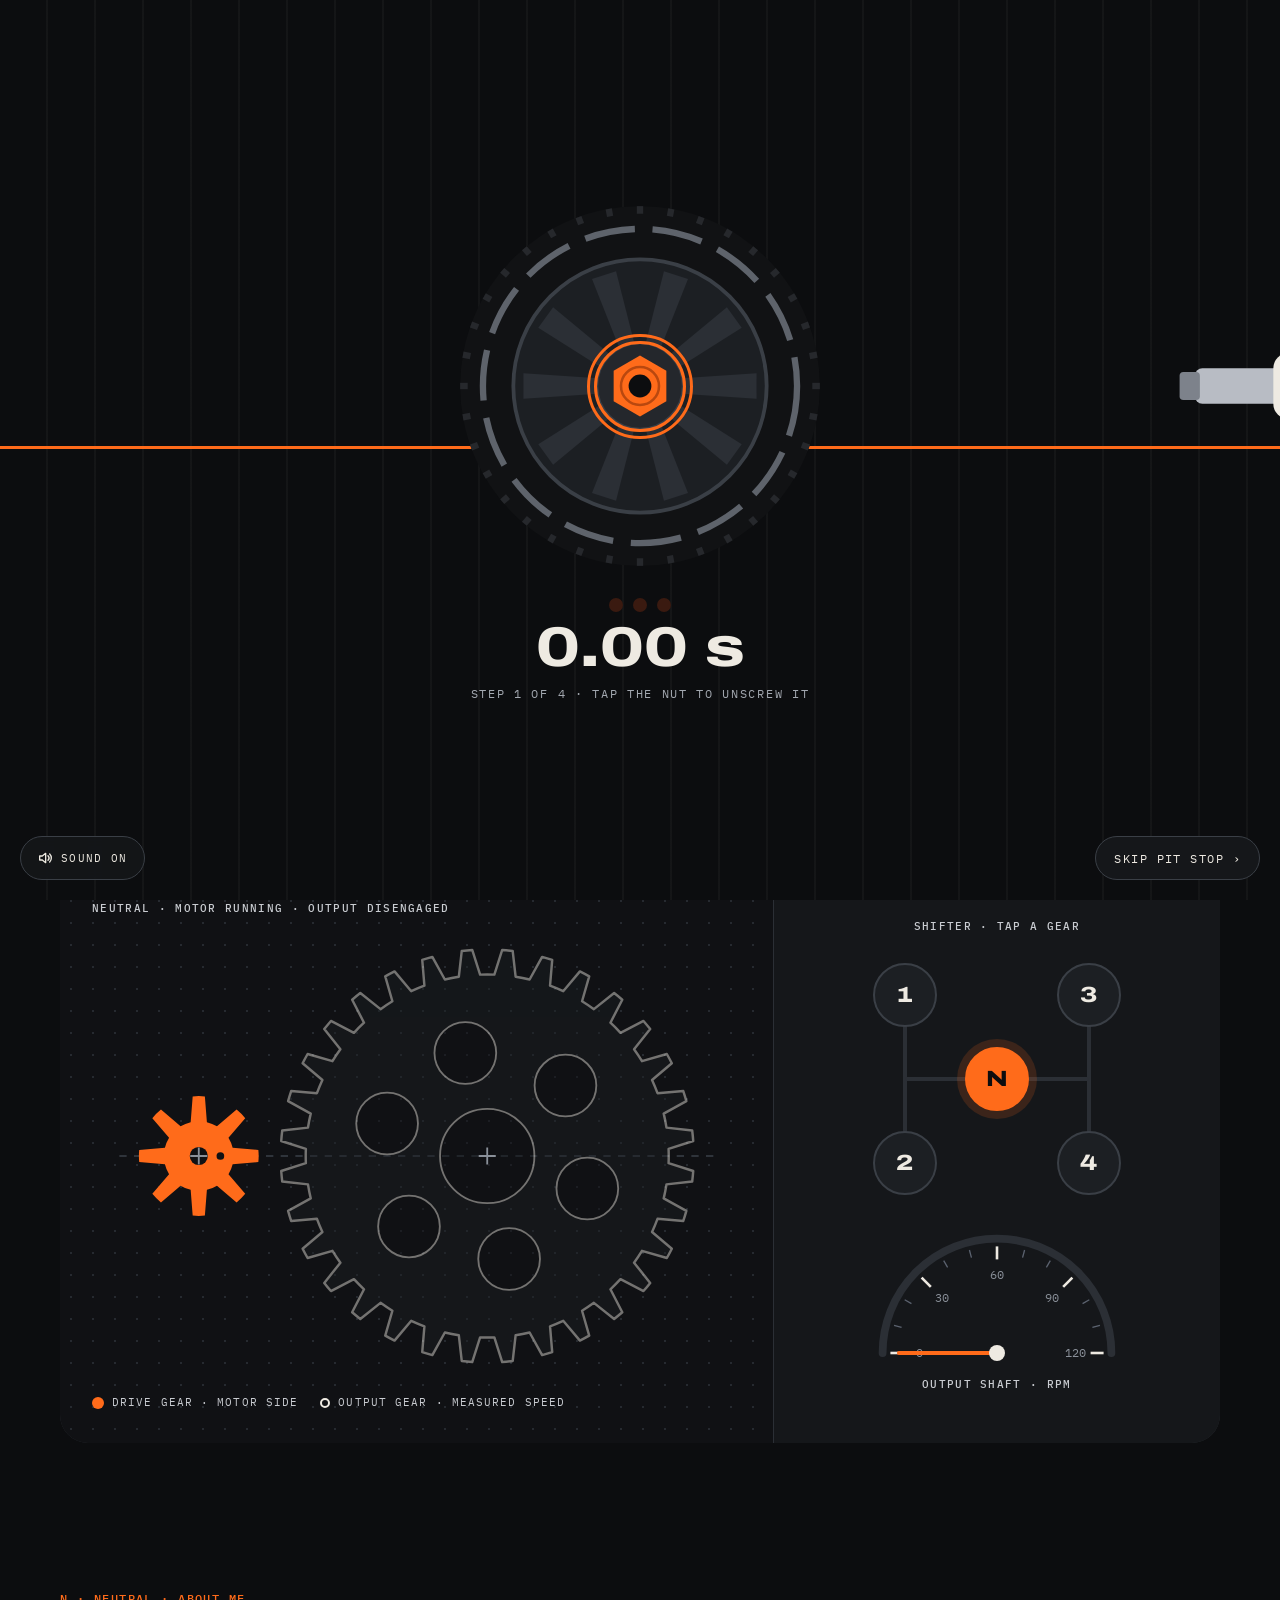
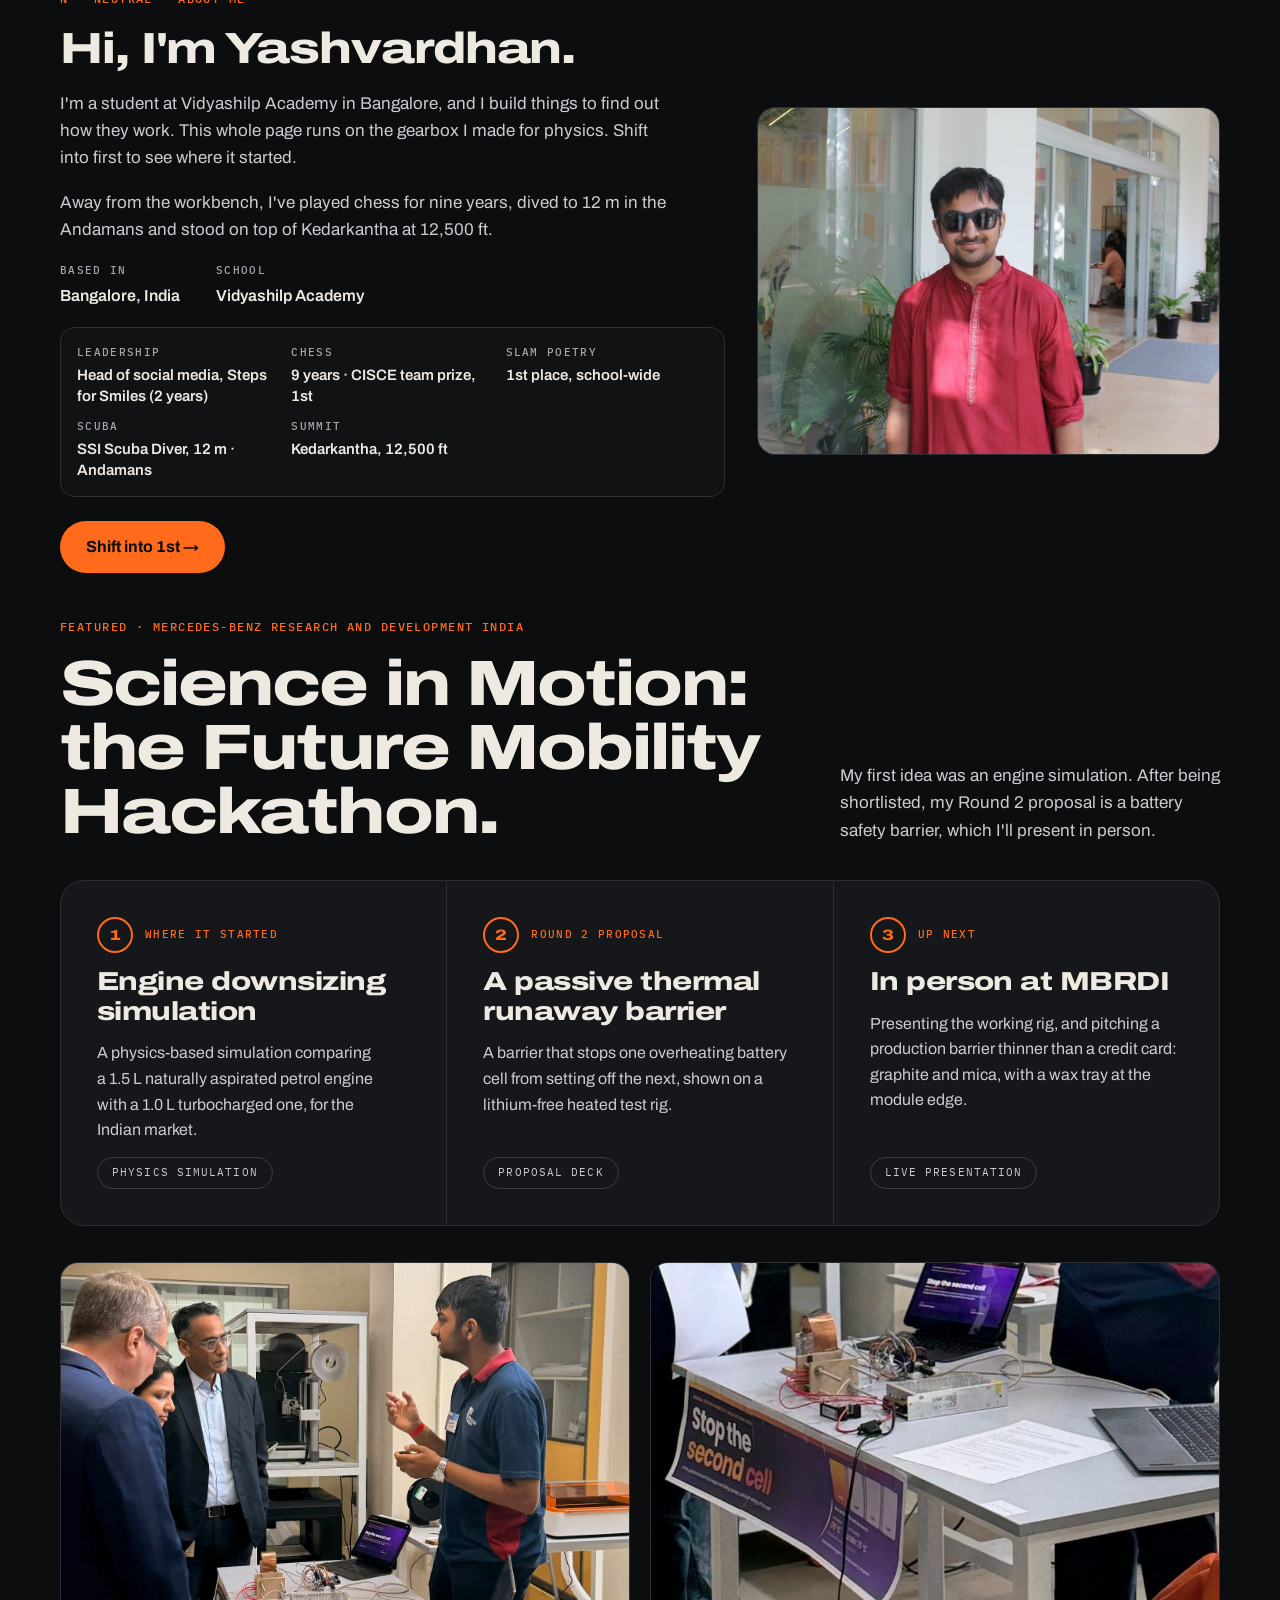
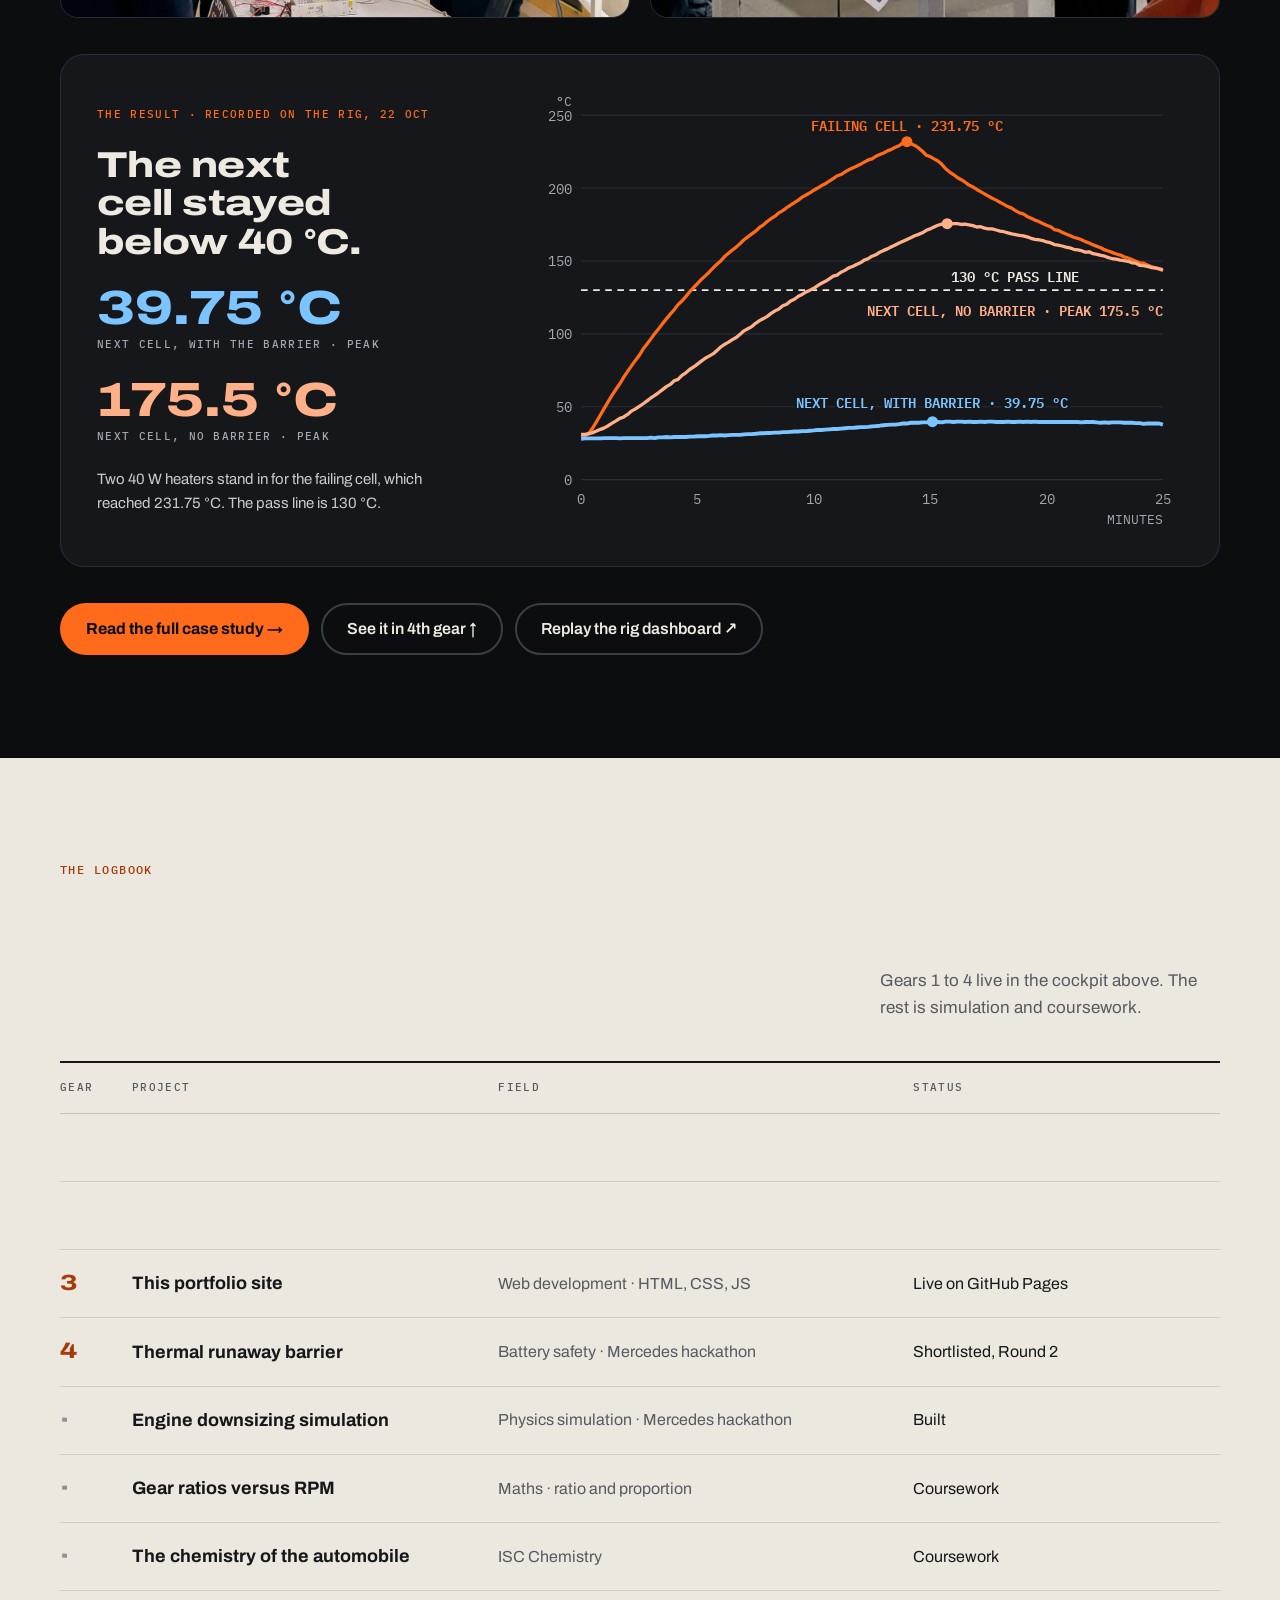
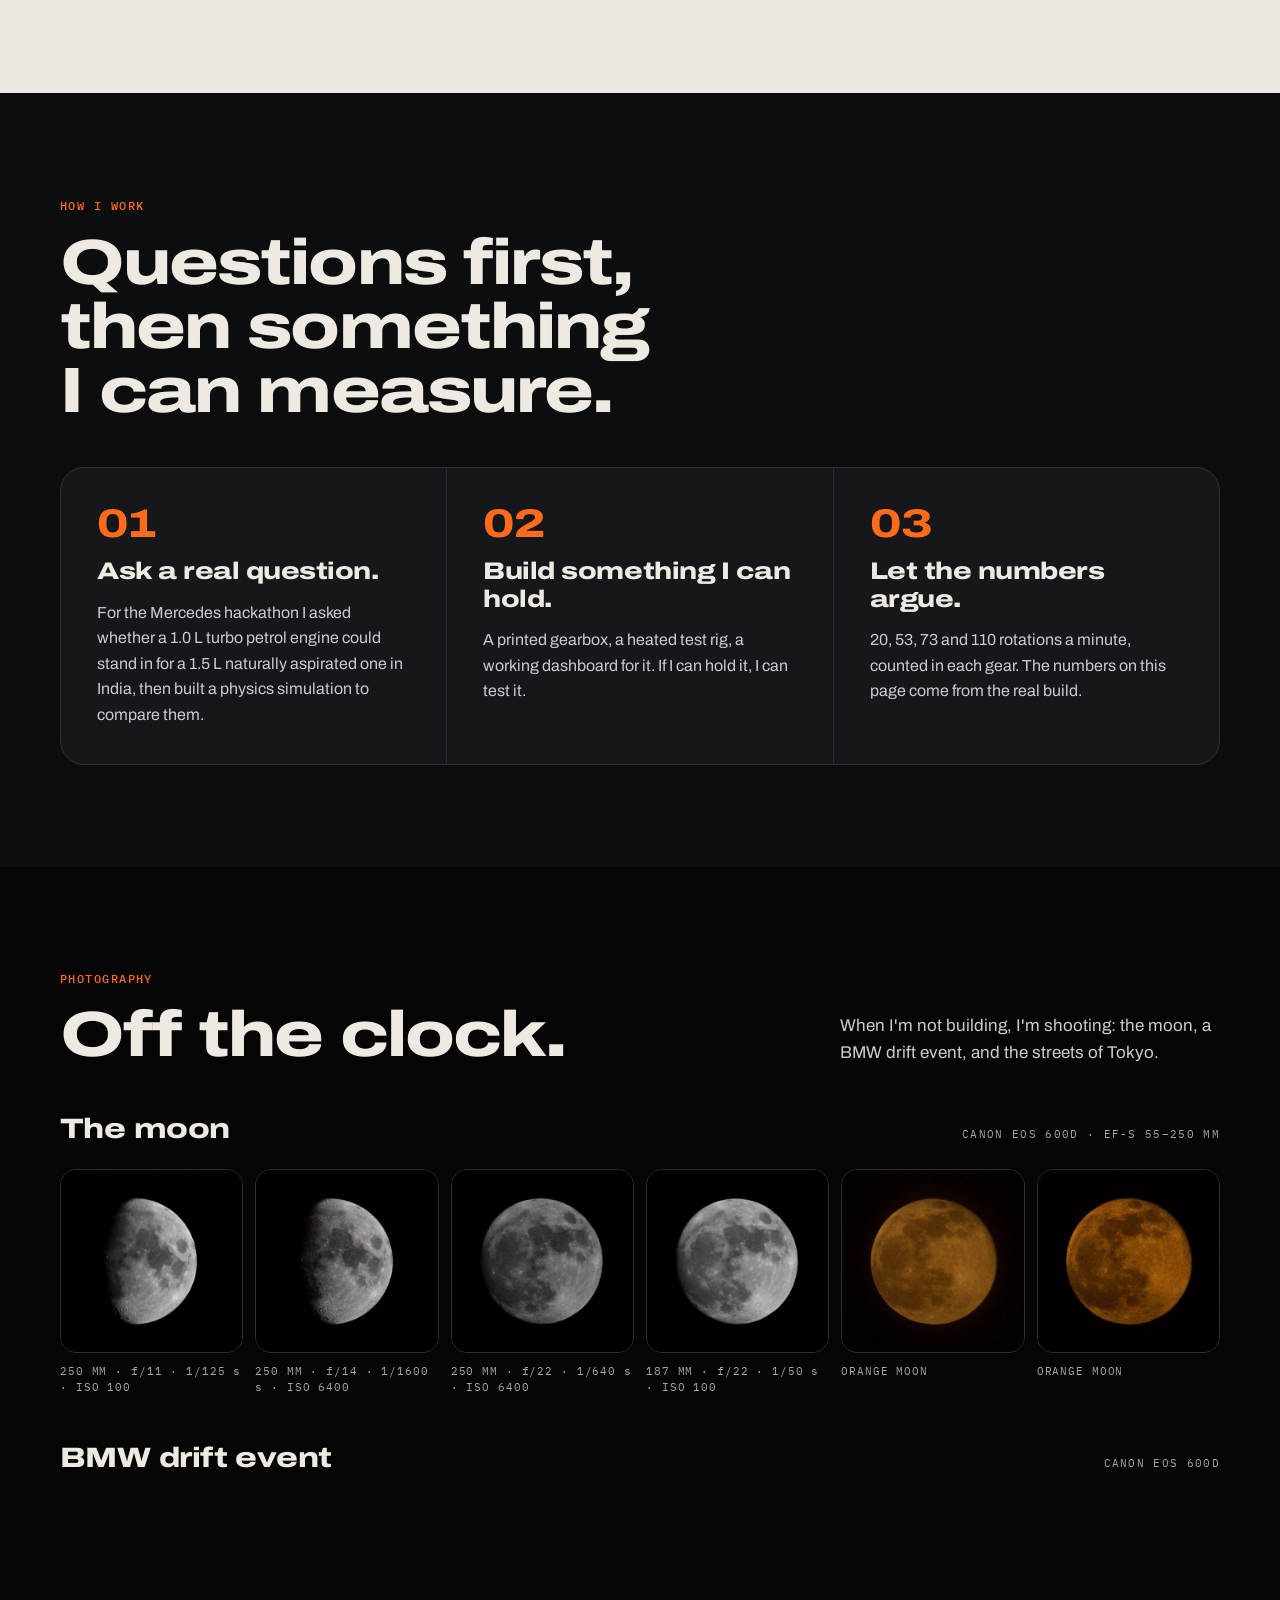
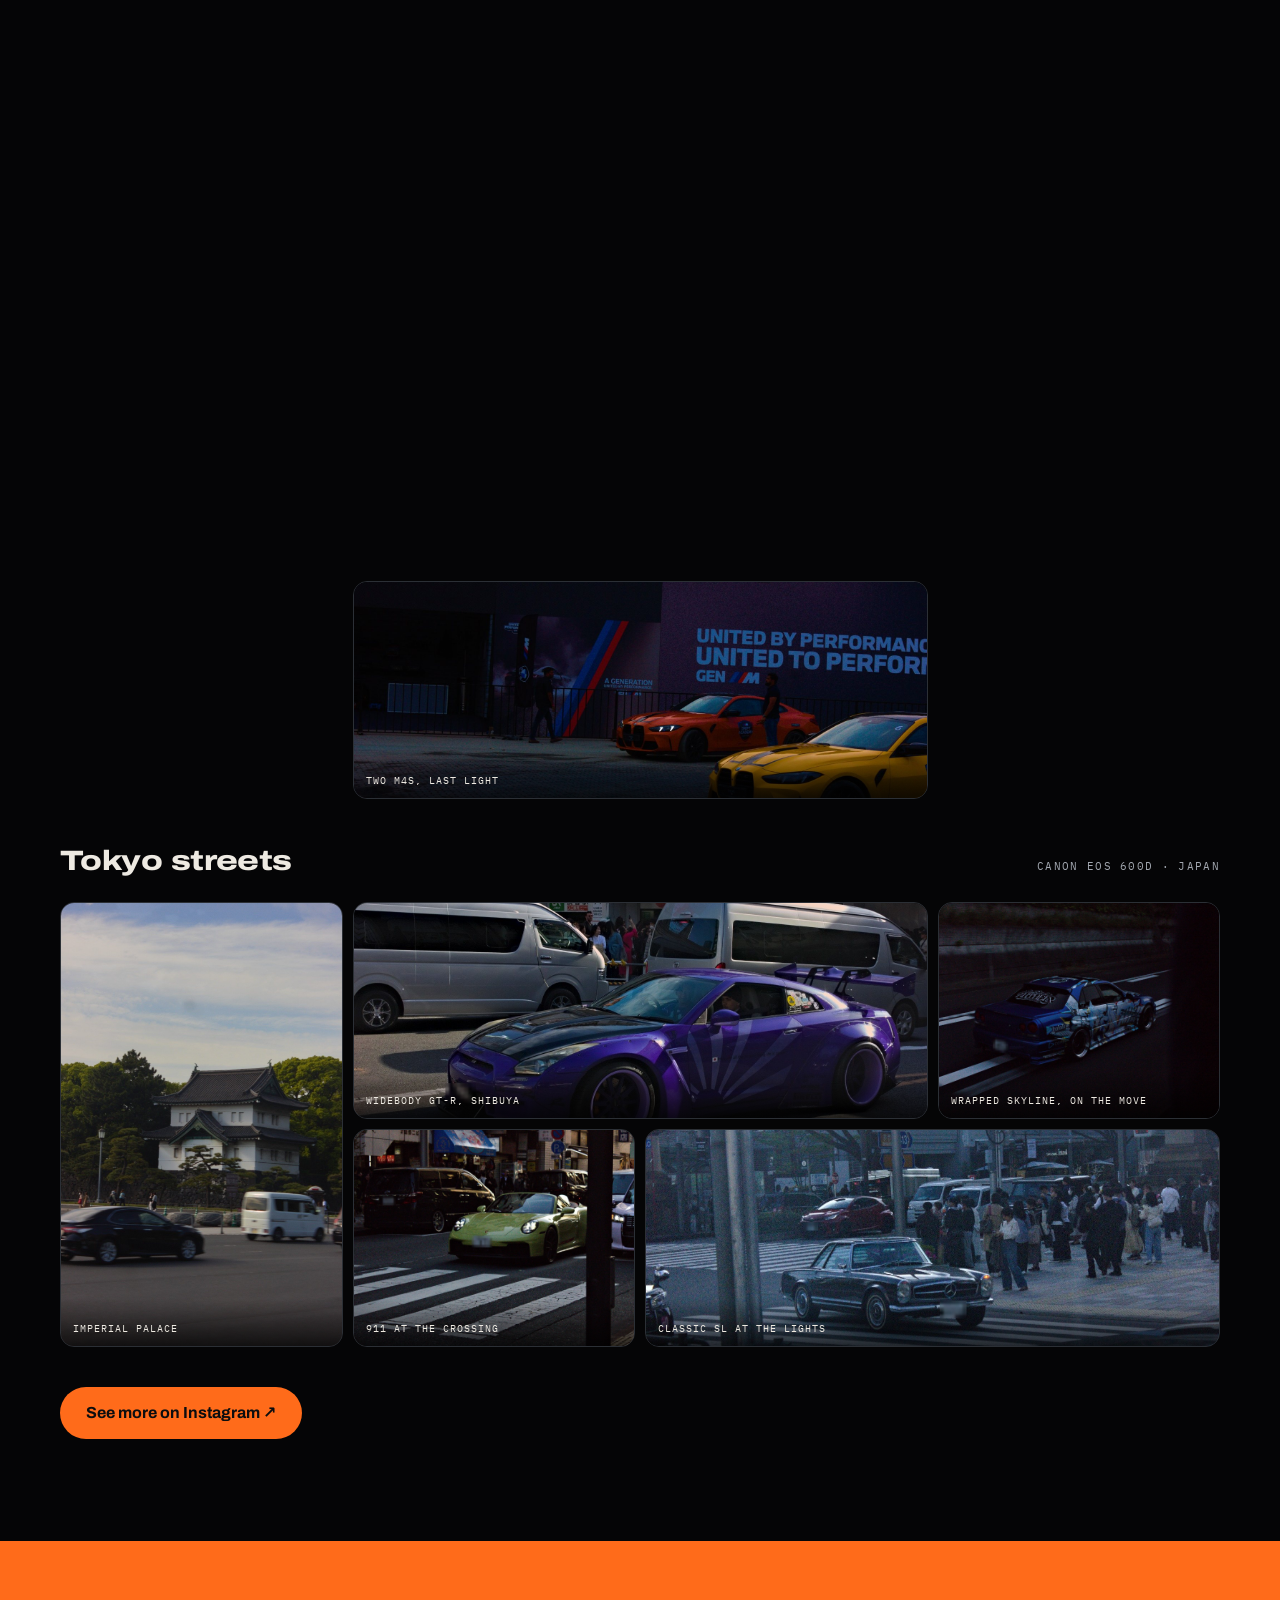
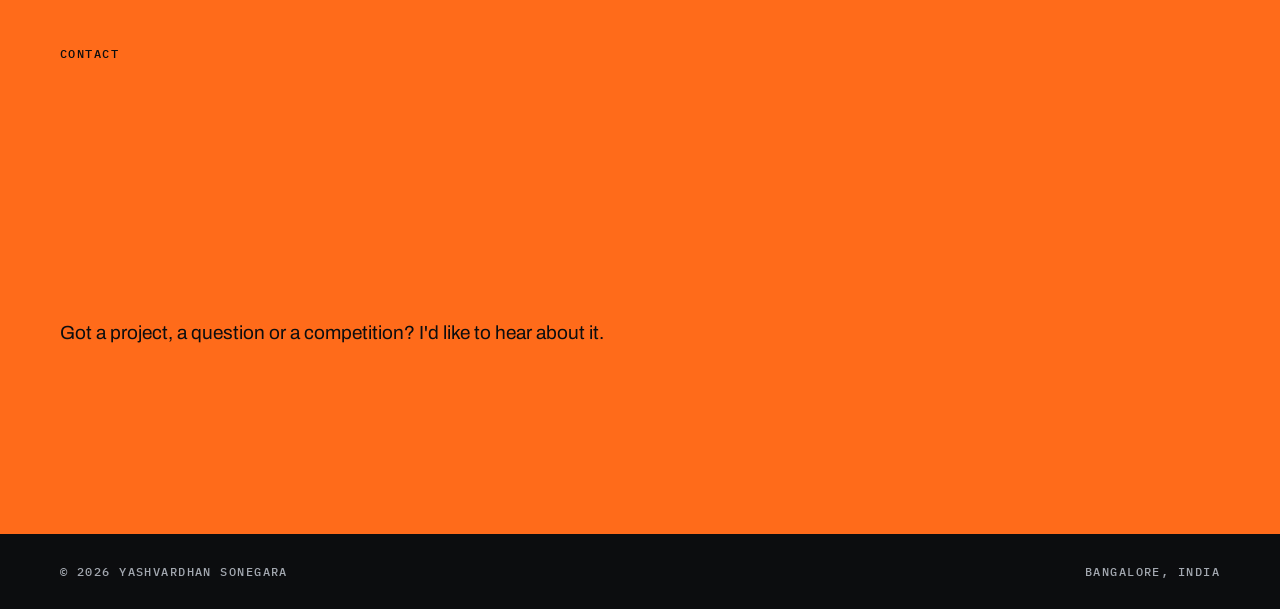
<file: index.html>
<!DOCTYPE html>
<html lang="en">
<head>
  <meta charset="UTF-8">
  <meta name="viewport" content="width=device-width, initial-scale=1">
  <title>Shift — Yashvardhan Sonegara</title>
  <link rel="preconnect" href="https://fonts.googleapis.com">
  <link rel="preconnect" href="https://fonts.gstatic.com" crossorigin>
  <link href="https://fonts.googleapis.com/css2?family=Archivo:wdth,wght@62..125,100..900&family=IBM+Plex+Mono:wght@500;600&display=swap" rel="stylesheet">
  <link rel="stylesheet" href="css/styles.css">
</head>
<body>
  <!-- ============================================================
       HEADER
       ============================================================ -->
  <header>
    <div class="container header-inner">
      <a href="#top" class="header-brand">
        <span id="gear-badge" aria-hidden="true">N</span>
        <span class="header-name">Yashvardhan<span class="wide"> Sonegara</span></span>
      </a>
      <nav aria-label="Main">
        <a class="navlink" href="#cockpit">Cockpit</a>
        <a class="navlink" href="#mercedes">Mercedes</a>
        <a class="navlink" href="#logbook">Logbook</a>
        <a class="pill" href="#contact">Contact</a>
      </nav>
    </div>
  </header>

  <!-- ============================================================
       HERO
       ============================================================ -->
  <section id="top" aria-label="Introduction">
    <div class="container hero-inner">
      <a href="#mercedes" class="hero-pill">
        <span aria-hidden="true" class="hero-pill-dot"></span>SHORTLISTED · MERCEDES-BENZ R&amp;D INDIA HACKATHON →
      </a>
      <span class="hero-tagline">STUDENT · BUILDER · DESIGNER — BANGALORE</span>
      <h1 class="hero-headline">Shift through <em>my work.</em></h1>
      <p class="hero-intro">Each project sits in a gear of the four-speed gearbox I 3D-printed for physics. The tooth counts are real, and the output gear turns at the speed I measured in each gear. Pick a gear.</p>
    </div>
  </section>

  <!-- ============================================================
       COCKPIT SECTION (task 2.2)
       ============================================================ -->
  <section id="cockpit" aria-label="Gearbox cockpit" class="container" style="padding-top:0;padding-bottom:clamp(64px,8vw,112px)">

    <!-- Readout strip -->
    <div style="display:grid;grid-template-columns:repeat(auto-fit,minmax(min(170px,100%),1fr));gap:1px;background:var(--rule);border-radius:28px 28px 0 0;overflow:hidden">

      <!-- GEAR cell -->
      <div style="background:var(--panel);padding:20px clamp(16px,2vw,24px);display:flex;flex-direction:column;gap:8px;min-width:0">
        <span style="font-family:'IBM Plex Mono',ui-monospace,monospace;font-size:11px;font-weight:500;letter-spacing:0.12em;color:var(--muted)">GEAR</span>
        <span style="display:flex;align-items:baseline;gap:10px">
          <span id="readout-gear" style="font-weight:800;font-stretch:125%;font-size:56px;line-height:1;color:var(--ignition)">N</span>
          <span id="readout-name" style="font-size:15px;color:var(--muted)">Neutral</span>
        </span>
      </div>

      <!-- RATIO cell -->
      <div style="background:var(--panel);padding:20px clamp(16px,2vw,24px);display:flex;flex-direction:column;gap:8px;min-width:0">
        <span style="font-family:'IBM Plex Mono',ui-monospace,monospace;font-size:11px;font-weight:500;letter-spacing:0.12em;color:var(--muted)">RATIO</span>
        <span id="readout-ratio" style="font-weight:800;font-stretch:125%;font-size:clamp(20px,2.4vw,30px);line-height:1.1;white-space:nowrap">—</span>
      </div>

      <!-- TEETH cell -->
      <div style="background:var(--panel);padding:20px clamp(16px,2vw,24px);display:flex;flex-direction:column;gap:8px;min-width:0">
        <span style="font-family:'IBM Plex Mono',ui-monospace,monospace;font-size:11px;font-weight:500;letter-spacing:0.12em;color:var(--muted)">TEETH</span>
        <span id="readout-teeth" style="font-weight:800;font-stretch:125%;font-size:clamp(20px,2.4vw,30px);line-height:1.1;white-space:nowrap">—</span>
      </div>

      <!-- OUTPUT cell -->
      <div style="background:var(--panel);padding:20px clamp(16px,2vw,24px);display:flex;flex-direction:column;gap:8px;min-width:0">
        <span style="font-family:'IBM Plex Mono',ui-monospace,monospace;font-size:11px;font-weight:500;letter-spacing:0.12em;color:var(--muted)">OUTPUT</span>
        <span style="display:flex;align-items:baseline;gap:8px">
          <span id="readout-output" style="font-weight:800;font-stretch:125%;font-size:clamp(20px,2.4vw,30px);line-height:1.1;white-space:nowrap">0</span>
          <span style="font-size:15px;color:var(--muted)">rpm</span>
        </span>
      </div>

    </div><!-- /readout strip -->

    <!-- Cockpit body -->
    <div style="display:flex;flex-wrap:wrap;gap:1px;background:var(--rule);border-radius:0 0 28px 28px;overflow:hidden">

      <!-- Gear viewport -->
      <div style="flex:2 1 420px;min-width:0;box-sizing:border-box;background-color:var(--viz);background-image:radial-gradient(#262A30 1px,transparent 1.3px);background-size:22px 22px;padding:clamp(20px,3vw,32px);display:flex;flex-direction:column;gap:18px;justify-content:space-between">

        <!-- Status line -->
        <p id="status-line" style="margin:0;font-family:'IBM Plex Mono',ui-monospace,monospace;font-size:11px;font-weight:500;letter-spacing:0.12em;color:var(--muted)">NEUTRAL · MOTOR RUNNING · OUTPUT DISENGAGED</p>

        <!-- SVG gear visualization (injected by JS) -->
        <div id="viz"></div>

        <!-- Legend row -->
        <div style="display:flex;flex-wrap:wrap;gap:8px 22px;font-family:'IBM Plex Mono',ui-monospace,monospace;font-size:11px;letter-spacing:0.1em;color:var(--muted)">
          <span style="display:flex;align-items:center;gap:8px">
            <span aria-hidden="true" style="width:12px;height:12px;border-radius:50%;background:var(--ignition);flex:none"></span>
            DRIVE GEAR · MOTOR SIDE
          </span>
          <span style="display:flex;align-items:center;gap:8px">
            <span aria-hidden="true" style="width:10px;height:10px;border-radius:50%;border:2px solid var(--chalk);flex:none"></span>
            OUTPUT GEAR · MEASURED SPEED
          </span>
        </div>

      </div><!-- /gear viewport -->

      <!-- Shifter column -->
      <div style="flex:1 1 300px;min-width:0;box-sizing:border-box;background:var(--panel);padding:32px 20px;display:flex;flex-direction:column;gap:28px;align-items:center;justify-content:center">

        <span style="font-family:'IBM Plex Mono',ui-monospace,monospace;font-size:11px;font-weight:500;letter-spacing:0.12em;color:var(--muted)">SHIFTER · TAP A GEAR</span>

        <!-- H-pattern shifter: 248×232px container -->
        <div style="position:relative;width:248px;height:232px">

          <!-- H-pattern bars (decorative) -->
          <div aria-hidden="true" style="position:absolute;left:30px;top:32px;width:4px;height:168px;background:var(--rule);border-radius:2px"></div>
          <div aria-hidden="true" style="position:absolute;left:214px;top:32px;width:4px;height:168px;background:var(--rule);border-radius:2px"></div>
          <div aria-hidden="true" style="position:absolute;left:32px;top:114px;width:184px;height:4px;background:var(--rule);border-radius:2px"></div>

          <!-- 3×3 grid overlay for knob placement -->
          <div style="position:absolute;inset:0;display:grid;grid-template-columns:repeat(3,64px);grid-template-rows:repeat(3,64px);column-gap:28px;row-gap:20px">
            <button class="knob" data-gear="1" aria-pressed="false" aria-label="Shift to 1st gear: the gearbox" style="grid-column:1;grid-row:1">1</button>
            <button class="knob" data-gear="3" aria-pressed="false" aria-label="Shift to 3rd gear: this website" style="grid-column:3;grid-row:1">3</button>
            <button class="knob" data-gear="N" aria-pressed="true" aria-label="Shift to neutral: about me" style="grid-column:2;grid-row:2">N</button>
            <button class="knob" data-gear="2" aria-pressed="false" aria-label="Shift to 2nd gear: photography" style="grid-column:1;grid-row:3">2</button>
            <button class="knob" data-gear="4" aria-pressed="false" aria-label="Shift to 4th gear: the Mercedes hackathon" style="grid-column:3;grid-row:3">4</button>
          </div>

        </div><!-- /H-pattern shifter -->

        <!-- Rev gauge -->
        <div style="width:100%;max-width:260px;display:flex;flex-direction:column;gap:10px;align-items:center">

          <!-- Aspect-ratio wrapper for the SVG + needle overlay -->
          <div style="position:relative;width:100%;aspect-ratio:200/110">

            <!-- Arc SVG (aria-hidden — visual only) -->
            <svg viewBox="0 0 200 110" aria-hidden="true" style="position:absolute;inset:0;width:100%;height:100%">
              <!-- Background arc: M12 100 A88 88 0 0 1 188 100 -->
              <path d="M12 100 A88 88 0 0 1 188 100" fill="none" stroke="#2B2F35" stroke-width="6" stroke-linecap="round"/>

              <!-- 0 rpm — major tick + label -->
              <line x1="28.00" y1="100.00" x2="18.00" y2="100.00" stroke="#EEEAE2" stroke-width="2"/>
              <text x="40.00" y="103.00" text-anchor="middle" fill="#8A9099" style="font-family:'IBM Plex Mono',monospace;font-size:9px">0</text>

              <!-- 10 rpm — minor tick -->
              <line x1="26.59" y1="80.33" x2="20.79" y2="78.78" stroke="#5C6370" stroke-width="1"/>
              <!-- 20 rpm — minor tick -->
              <line x1="34.18" y1="62.00" x2="28.99" y2="59.00" stroke="#5C6370" stroke-width="1"/>

              <!-- 30 rpm — major tick + label -->
              <line x1="49.09" y1="49.09" x2="42.02" y2="42.02" stroke="#EEEAE2" stroke-width="2"/>
              <text x="57.57" y="60.57" text-anchor="middle" fill="#8A9099" style="font-family:'IBM Plex Mono',monospace;font-size:9px">30</text>

              <!-- 40 rpm — minor tick -->
              <line x1="62.00" y1="34.18" x2="59.00" y2="28.99" stroke="#5C6370" stroke-width="1"/>
              <!-- 50 rpm — minor tick -->
              <line x1="80.33" y1="26.59" x2="78.78" y2="20.79" stroke="#5C6370" stroke-width="1"/>

              <!-- 60 rpm — major tick + label -->
              <line x1="100.00" y1="28.00" x2="100.00" y2="18.00" stroke="#EEEAE2" stroke-width="2"/>
              <text x="100.00" y="43.00" text-anchor="middle" fill="#8A9099" style="font-family:'IBM Plex Mono',monospace;font-size:9px">60</text>

              <!-- 70 rpm — minor tick -->
              <line x1="119.67" y1="26.59" x2="121.22" y2="20.79" stroke="#5C6370" stroke-width="1"/>
              <!-- 80 rpm — minor tick -->
              <line x1="138.00" y1="34.18" x2="141.00" y2="28.99" stroke="#5C6370" stroke-width="1"/>

              <!-- 90 rpm — major tick + label -->
              <line x1="150.91" y1="49.09" x2="157.98" y2="42.02" stroke="#EEEAE2" stroke-width="2"/>
              <text x="142.43" y="60.57" text-anchor="middle" fill="#8A9099" style="font-family:'IBM Plex Mono',monospace;font-size:9px">90</text>

              <!-- 100 rpm — minor tick -->
              <line x1="165.82" y1="62.00" x2="171.01" y2="59.00" stroke="#5C6370" stroke-width="1"/>
              <!-- 110 rpm — minor tick -->
              <line x1="173.41" y1="80.33" x2="179.21" y2="78.78" stroke="#5C6370" stroke-width="1"/>

              <!-- 120 rpm — major tick + label -->
              <line x1="172.00" y1="100.00" x2="182.00" y2="100.00" stroke="#EEEAE2" stroke-width="2"/>
              <text x="160.00" y="103.00" text-anchor="middle" fill="#8A9099" style="font-family:'IBM Plex Mono',monospace;font-size:9px">120</text>
            </svg>

            <!-- Needle div (JS sets --needle CSS var to rotate it) -->
            <div id="needle" style="position:absolute;left:50%;bottom:9.09%;height:70%;width:4px;margin-left:-2px;background:var(--ignition);border-radius:2px;transform-origin:50% 100%;transform:rotate(var(--needle,-90deg));transition:transform .7s cubic-bezier(.3,1.35,.5,1)"></div>

            <!-- Hub circle at needle pivot -->
            <div aria-hidden="true" style="position:absolute;left:50%;bottom:9.09%;width:16px;height:16px;margin:0 0 -8px -8px;border-radius:50%;background:var(--chalk)"></div>

          </div><!-- /aspect-ratio wrapper -->

          <span style="font-family:'IBM Plex Mono',ui-monospace,monospace;font-size:11px;font-weight:500;letter-spacing:0.12em;color:var(--muted)">OUTPUT SHAFT · RPM</span>

        </div><!-- /rev gauge -->

      </div><!-- /shifter column -->

    </div><!-- /cockpit body -->

    <!-- Off-screen live region for screen readers -->
    <span id="live-region" aria-live="polite" style="position:absolute;width:1px;height:1px;overflow:hidden;clip:rect(0,0,0,0);white-space:nowrap"></span>

  </section><!-- /#cockpit -->

  <!-- ============================================================
       PROJECT PANELS (task 2.3)
       ============================================================ -->

  <!-- Panel N — Neutral / About Me (visible by default) -->
  <article class="panel" data-gear="N">
    <div class="container" style="padding-block: clamp(24px,3.4vw,44px);">
      <div style="display:flex;flex-wrap:wrap;gap:32px;align-items:center">
        <div style="flex:3 1 360px;min-width:0;display:flex;flex-direction:column;gap:18px">
          <span style="font-family:'IBM Plex Mono',ui-monospace,monospace;font-size:12px;font-weight:500;letter-spacing:.12em;color:var(--ignition)">N · NEUTRAL · ABOUT ME</span>
          <h2 style="margin:0;font-weight:800;font-stretch:125%;font-size:clamp(28px,3.4vw,44px);line-height:1.04;letter-spacing:-0.025em;text-wrap:balance">Hi, I'm Yashvardhan.</h2>
          <p style="margin:0;font-size:17px;line-height:1.6;color:var(--muted);max-width:620px;text-wrap:pretty">I'm a student at Vidyashilp Academy in Bangalore, and I build things to find out how they work. This whole page runs on the gearbox I made for physics. Shift into first to see where it started.</p>
          <p style="margin:0;font-size:17px;line-height:1.6;color:var(--muted);max-width:620px;text-wrap:pretty">Away from the workbench, I&#39;ve played chess for nine years, dived to 12&nbsp;m in the Andamans and stood on top of Kedarkantha at 12,500&nbsp;ft.</p>
          <div style="display:flex;flex-wrap:wrap;gap:16px 36px">
            <div style="display:flex;flex-direction:column;gap:4px">
              <span style="font-family:'IBM Plex Mono',ui-monospace,monospace;font-size:11px;font-weight:500;letter-spacing:.12em;color:var(--dim)">BASED IN</span>
              <span style="font-size:16px;font-weight:600;color:var(--chalk)">Bangalore, India</span>
            </div>
            <div style="display:flex;flex-direction:column;gap:4px">
              <span style="font-family:'IBM Plex Mono',ui-monospace,monospace;font-size:11px;font-weight:500;letter-spacing:.12em;color:var(--dim)">SCHOOL</span>
              <span style="font-size:16px;font-weight:600;color:var(--chalk)">Vidyashilp Academy</span>
            </div>

          </div>
          <div class="about-extras">
            <div><span style="font-family:'IBM Plex Mono',ui-monospace,monospace;font-size:11px;font-weight:500;letter-spacing:.12em;color:var(--dim)">LEADERSHIP</span><span>Head of social media, Steps for Smiles (2 years)</span></div>
            <div><span style="font-family:'IBM Plex Mono',ui-monospace,monospace;font-size:11px;font-weight:500;letter-spacing:.12em;color:var(--dim)">CHESS</span><span>9 years · CISCE team prize, 1st</span></div>
            <div><span style="font-family:'IBM Plex Mono',ui-monospace,monospace;font-size:11px;font-weight:500;letter-spacing:.12em;color:var(--dim)">SLAM POETRY</span><span>1st place, school-wide</span></div>
            <div><span style="font-family:'IBM Plex Mono',ui-monospace,monospace;font-size:11px;font-weight:500;letter-spacing:.12em;color:var(--dim)">SCUBA</span><span>SSI Scuba Diver, 12 m · Andamans</span></div>
            <div><span style="font-family:'IBM Plex Mono',ui-monospace,monospace;font-size:11px;font-weight:500;letter-spacing:.12em;color:var(--dim)">SUMMIT</span><span>Kedarkantha, 12,500 ft</span></div>
          </div>
          <div style="display:flex;flex-wrap:wrap;gap:12px;padding-top:6px">
            <button class="cta" data-shift-to="1">Shift into 1st →</button>
          </div>
        </div>
        <img src="assets/img/me.jpg" alt="Portrait of me, Yashvardhan Sonegara" loading="lazy" style="flex:2 1 260px;min-width:0;align-self:center;width:100%;height:auto;aspect-ratio:4/3;object-fit:cover;border-radius:18px;border:1px solid var(--rule);display:block">
      </div>
    </div>
  </article>

  <!-- Panel 1 — 1st Gear / Physics Project -->
  <article class="panel" data-gear="1" hidden>
    <div class="container" style="padding-block: clamp(24px,3.4vw,44px);">
      <div style="display:flex;flex-wrap:wrap;gap:32px;align-items:center">
        <div style="flex:3 1 360px;min-width:0;display:flex;flex-direction:column;gap:18px">
          <span style="font-family:'IBM Plex Mono',ui-monospace,monospace;font-size:12px;font-weight:500;letter-spacing:.12em;color:var(--ignition)">1ST GEAR · PHYSICS PROJECT</span>
          <h2 style="margin:0;font-weight:800;font-stretch:125%;font-size:clamp(28px,3.4vw,44px);line-height:1.04;letter-spacing:-0.025em;text-wrap:balance">The gearbox you're driving.</h2>
          <p style="margin:0;font-size:17px;line-height:1.6;color:var(--muted);max-width:620px;text-wrap:pretty">A four-speed manual gearbox, 3D-printed and driven by a small electric motor, built to show how gear ratio sets output speed. I counted output rotations for a minute in every gear: 20, 53, 73 and 110. The same numbers became my maths project on ratio and proportion.</p>
          <div style="display:flex;flex-wrap:wrap;gap:16px 36px">
            <div style="display:flex;flex-direction:column;gap:4px">
              <span style="font-family:'IBM Plex Mono',ui-monospace,monospace;font-size:11px;font-weight:500;letter-spacing:.12em;color:var(--dim)">STATUS</span>
              <span style="font-size:16px;font-weight:600;color:var(--chalk)">Built, working, measured</span>
            </div>
            <div style="display:flex;flex-direction:column;gap:4px">
              <span style="font-family:'IBM Plex Mono',ui-monospace,monospace;font-size:11px;font-weight:500;letter-spacing:.12em;color:var(--dim)">ALSO BECAME</span>
              <span style="font-size:16px;font-weight:600;color:var(--chalk)">Maths project on ratios</span>
            </div>
          </div>
          <div style="display:flex;flex-wrap:wrap;gap:12px;padding-top:6px">
            <button class="cta" data-shift-to="2">Shift into 2nd →</button>
            <button class="ghost" data-shift-to="N">Back to neutral</button>
          </div>
        </div>
        <img src="assets/img/gearbox.jpg" alt="My 3D-printed four-speed manual gearbox" loading="lazy" style="flex:2 1 260px;min-width:0;align-self:center;width:100%;height:auto;aspect-ratio:4/3;object-fit:cover;border-radius:18px;border:1px solid var(--rule);display:block">
      </div>
    </div>
  </article>

  <!-- Panel 2 — 2nd Gear / Photography -->
  <article class="panel" data-gear="2" hidden>
    <div class="container" style="padding-block: clamp(24px,3.4vw,44px);">
      <div style="display:flex;flex-wrap:wrap;gap:32px;align-items:center">
        <div style="flex:3 1 360px;min-width:0;display:flex;flex-direction:column;gap:18px">
          <span style="font-family:'IBM Plex Mono',ui-monospace,monospace;font-size:12px;font-weight:500;letter-spacing:.12em;color:var(--ignition)">2ND GEAR · PHOTOGRAPHY</span>
          <h2 style="margin:0;font-weight:800;font-stretch:125%;font-size:clamp(28px,3.4vw,44px);line-height:1.04;letter-spacing:-0.025em;text-wrap:balance">Off the clock, behind a camera.</h2>
          <p style="margin:0;font-size:17px;line-height:1.6;color:var(--muted);max-width:620px;text-wrap:pretty">I shoot on a Canon EOS 600D: the moon through a 250&nbsp;mm lens, BMW cars at a drift event, and street cars in Tokyo. A few favourites are further down this page, and more are on Instagram.</p>
          <div style="display:flex;flex-wrap:wrap;gap:16px 36px">
            <div style="display:flex;flex-direction:column;gap:4px">
              <span style="font-family:'IBM Plex Mono',ui-monospace,monospace;font-size:11px;font-weight:500;letter-spacing:.12em;color:var(--dim)">CAMERA</span>
              <span style="font-size:16px;font-weight:600;color:var(--chalk)">Canon EOS 600D</span>
            </div>
            <div style="display:flex;flex-direction:column;gap:4px">
              <span style="font-family:'IBM Plex Mono',ui-monospace,monospace;font-size:11px;font-weight:500;letter-spacing:.12em;color:var(--dim)">INSTAGRAM</span>
              <span style="font-size:16px;font-weight:600;color:var(--chalk)">@vardhans.album</span>
            </div>
          </div>
          <div style="display:flex;flex-wrap:wrap;gap:12px;padding-top:6px">
            <button class="cta" data-shift-to="3">Shift into 3rd →</button>
            <a class="ghost" href="#photos">See the photos ↓</a>
          </div>
        </div>
        <img src="assets/img/drift-z4.jpg" alt="A BMW Z4 by a drift mural, one of my photos" loading="lazy" style="flex:2 1 260px;min-width:0;align-self:center;width:100%;height:auto;aspect-ratio:4/3;object-fit:cover;border-radius:18px;border:1px solid var(--rule);display:block">
      </div>
    </div>
  </article>

  <!-- Panel 3 — 3rd Gear / This website -->
  <article class="panel" data-gear="3" hidden>
    <div class="container" style="padding-block: clamp(24px,3.4vw,44px);">
      <div style="display:flex;flex-wrap:wrap;gap:32px;align-items:center">
        <div style="flex:3 1 360px;min-width:0;display:flex;flex-direction:column;gap:18px">
          <span style="font-family:'IBM Plex Mono',ui-monospace,monospace;font-size:12px;font-weight:500;letter-spacing:.12em;color:var(--ignition)">3RD GEAR · WEB DEVELOPMENT</span>
          <h2 style="margin:0;font-weight:800;font-stretch:125%;font-size:clamp(28px,3.4vw,44px);line-height:1.04;letter-spacing:-0.025em;text-wrap:balance">This site, built gear by gear.</h2>
          <p style="margin:0;font-size:17px;line-height:1.6;color:var(--muted);max-width:620px;text-wrap:pretty">I designed this portfolio with agentic AI, then built it in plain HTML, CSS and JavaScript. The gears use my real tooth counts, the pit stop is interactive, and every sound is made in code. It runs on GitHub Pages.</p>
          <div style="display:flex;flex-wrap:wrap;gap:16px 36px">
            <div style="display:flex;flex-direction:column;gap:4px">
              <span style="font-family:'IBM Plex Mono',ui-monospace,monospace;font-size:11px;font-weight:500;letter-spacing:.12em;color:var(--dim)">BUILT WITH</span>
              <span style="font-size:16px;font-weight:600;color:var(--chalk)">HTML · CSS · JavaScript</span>
            </div>
            <div style="display:flex;flex-direction:column;gap:4px">
              <span style="font-family:'IBM Plex Mono',ui-monospace,monospace;font-size:11px;font-weight:500;letter-spacing:.12em;color:var(--dim)">HOSTED ON</span>
              <span style="font-size:16px;font-weight:600;color:var(--chalk)">GitHub Pages</span>
            </div>
          </div>
          <div style="display:flex;flex-wrap:wrap;gap:12px;padding-top:6px">
            <button class="cta" data-shift-to="4">Shift into 4th →</button>
            <button class="ghost" type="button" onclick="if(window.PitStop)window.PitStop.replay()">Replay the pit stop ↺</button>
          </div>
        </div>
        <img src="assets/img/site-shot.jpg" alt="The opening screen of this portfolio site" loading="lazy" style="flex:2 1 260px;min-width:0;align-self:center;width:100%;height:auto;aspect-ratio:4/3;object-fit:cover;object-position:top;border-radius:18px;border:1px solid var(--rule);display:block">
      </div>
    </div>
  </article>

  <!-- Panel 4 — 4th Gear / Mercedes-Benz R&D India -->
  <article class="panel" data-gear="4" hidden>
    <div class="container" style="padding-block: clamp(24px,3.4vw,44px);">
      <div style="display:flex;flex-wrap:wrap;gap:32px;align-items:center">
        <div style="flex:3 1 360px;min-width:0;display:flex;flex-direction:column;gap:18px">
          <span style="font-family:'IBM Plex Mono',ui-monospace,monospace;font-size:12px;font-weight:500;letter-spacing:.12em;color:var(--ignition)">4TH GEAR · OVERDRIVE · MERCEDES-BENZ R&amp;D INDIA</span>
          <h2 style="margin:0;font-weight:800;font-stretch:125%;font-size:clamp(28px,3.4vw,44px);line-height:1.04;letter-spacing:-0.025em;text-wrap:balance">Stopping one hot cell from taking the pack with it.</h2>
          <p style="margin:0;font-size:17px;line-height:1.6;color:var(--muted);max-width:620px;text-wrap:pretty">A passive barrier between battery cells that keeps thermal runaway from spreading from one cell to the next. I demonstrate it on a lithium-free heated test rig. The next step is a production barrier thinner than a credit card, made of graphite and mica, with a wax tray at the module edge.</p>
          <div style="display:flex;flex-wrap:wrap;gap:16px 36px">
            <div style="display:flex;flex-direction:column;gap:4px">
              <span style="font-family:'IBM Plex Mono',ui-monospace,monospace;font-size:11px;font-weight:500;letter-spacing:.12em;color:var(--dim)">EVENT</span>
              <span style="font-size:16px;font-weight:600;color:var(--chalk)">Future Mobility Hackathon</span>
            </div>
            <div style="display:flex;flex-direction:column;gap:4px">
              <span style="font-family:'IBM Plex Mono',ui-monospace,monospace;font-size:11px;font-weight:500;letter-spacing:.12em;color:var(--dim)">STATUS</span>
              <span style="font-size:16px;font-weight:600;color:var(--chalk)">Shortlisted, Round 2</span>
            </div>
            <div style="display:flex;flex-direction:column;gap:4px">
              <span style="font-family:'IBM Plex Mono',ui-monospace,monospace;font-size:11px;font-weight:500;letter-spacing:.12em;color:var(--dim)">PROJECT</span>
              <span style="font-size:16px;font-weight:600;color:var(--chalk)">Stop the second cell</span>
            </div>
          </div>
          <div style="display:flex;flex-wrap:wrap;gap:12px;padding-top:6px">
            <a class="cta" href="case-study.html">Read the case study →</a>
            <button class="ghost" data-shift-to="N">Back to neutral</button>
          </div>
        </div>
        <img src="assets/img/hackathon-handshake.jpg" alt="Shaking hands with a judge at my Stop the second cell stand, with the test rig on the table" loading="lazy" style="flex:2 1 260px;min-width:0;align-self:center;width:100%;height:auto;aspect-ratio:4/3;object-fit:cover;border-radius:18px;border:1px solid var(--rule);display:block">
      </div>
    </div>
  </article>


  <!-- ============================================================
       MERCEDES SECTION
       ============================================================ -->
  <section id="mercedes" class="container" style="padding-bottom:clamp(64px,8vw,112px);display:flex;flex-direction:column;gap:36px">

    <!-- Header row -->
    <div style="display:flex;flex-wrap:wrap;gap:20px 48px;align-items:flex-end;justify-content:space-between">
      <div style="flex:1 1 560px;min-width:0;display:flex;flex-direction:column;gap:16px">
        <span style="font-family:'IBM Plex Mono',ui-monospace,monospace;font-size:12px;font-weight:500;letter-spacing:.12em;color:var(--ignition)">FEATURED · MERCEDES-BENZ RESEARCH AND DEVELOPMENT INDIA</span>
        <h2 style="margin:0;font-weight:800;font-stretch:125%;font-size:clamp(34px,5vw,64px);line-height:1;letter-spacing:-0.03em;text-wrap:balance">Science in Motion: the Future Mobility Hackathon.</h2>
      </div>
      <p style="flex:0 1 380px;margin:0;font-size:17px;line-height:1.6;color:var(--muted);text-wrap:pretty">My first idea was an engine simulation. After being shortlisted, my Round 2 proposal is a battery safety barrier, which I'll present in person.</p>
    </div>

    <!-- Three stage cards -->
    <div style="display:grid;grid-template-columns:repeat(auto-fit,minmax(min(220px,100%),1fr));gap:1px;background:var(--rule);border:1px solid var(--rule);border-radius:24px;overflow:hidden">

      <!-- Stage 1: WHERE IT STARTED -->
      <div style="background:var(--panel);padding:clamp(24px,3vw,36px);display:flex;flex-direction:column;gap:14px;min-width:0">
        <div style="display:flex;align-items:center;gap:12px">
          <span style="font-weight:800;font-stretch:125%;font-size:15px;width:36px;height:36px;border-radius:50%;border:2px solid var(--ignition);color:var(--ignition);display:flex;align-items:center;justify-content:center;flex:none">1</span>
          <span style="font-family:'IBM Plex Mono',ui-monospace,monospace;font-size:11px;font-weight:500;letter-spacing:.12em;color:var(--ignition)">WHERE IT STARTED</span>
        </div>
        <h3 style="margin:0;font-weight:800;font-stretch:125%;font-size:clamp(22px,2.2vw,26px);line-height:1.15;letter-spacing:-0.02em">Engine downsizing simulation</h3>
        <p style="margin:0;font-size:16px;line-height:1.6;color:var(--muted);text-wrap:pretty">A physics-based simulation comparing a 1.5&nbsp;L naturally aspirated petrol engine with a 1.0&nbsp;L turbocharged one, for the Indian market.</p>
        <span style="margin-top:auto;align-self:flex-start;min-height:32px;padding:0 14px;border-radius:999px;border:1px solid var(--rule-2);display:inline-flex;align-items:center;font-family:'IBM Plex Mono',ui-monospace,monospace;font-size:11px;letter-spacing:.1em;color:var(--muted)">PHYSICS SIMULATION</span>
      </div>

      <!-- Stage 2: ROUND 2 PROPOSAL -->
      <div style="background:var(--panel);padding:clamp(24px,3vw,36px);display:flex;flex-direction:column;gap:14px;min-width:0">
        <div style="display:flex;align-items:center;gap:12px">
          <span style="font-weight:800;font-stretch:125%;font-size:15px;width:36px;height:36px;border-radius:50%;border:2px solid var(--ignition);color:var(--ignition);display:flex;align-items:center;justify-content:center;flex:none">2</span>
          <span style="font-family:'IBM Plex Mono',ui-monospace,monospace;font-size:11px;font-weight:500;letter-spacing:.12em;color:var(--ignition)">ROUND 2 PROPOSAL</span>
        </div>
        <h3 style="margin:0;font-weight:800;font-stretch:125%;font-size:clamp(22px,2.2vw,26px);line-height:1.15;letter-spacing:-0.02em">A passive thermal runaway barrier</h3>
        <p style="margin:0;font-size:16px;line-height:1.6;color:var(--muted);text-wrap:pretty">A barrier that stops one overheating battery cell from setting off the next, shown on a lithium-free heated test rig.</p>
        <span style="margin-top:auto;align-self:flex-start;min-height:32px;padding:0 14px;border-radius:999px;border:1px solid var(--rule-2);display:inline-flex;align-items:center;font-family:'IBM Plex Mono',ui-monospace,monospace;font-size:11px;letter-spacing:.1em;color:var(--muted)">PROPOSAL DECK</span>
      </div>

      <!-- Stage 3: UP NEXT -->
      <div style="background:var(--panel);padding:clamp(24px,3vw,36px);display:flex;flex-direction:column;gap:14px;min-width:0">
        <div style="display:flex;align-items:center;gap:12px">
          <span style="font-weight:800;font-stretch:125%;font-size:15px;width:36px;height:36px;border-radius:50%;border:2px solid var(--ignition);color:var(--ignition);display:flex;align-items:center;justify-content:center;flex:none">3</span>
          <span style="font-family:'IBM Plex Mono',ui-monospace,monospace;font-size:11px;font-weight:500;letter-spacing:.12em;color:var(--ignition)">UP NEXT</span>
        </div>
        <h3 style="margin:0;font-weight:800;font-stretch:125%;font-size:clamp(22px,2.2vw,26px);line-height:1.15;letter-spacing:-0.02em">In person at MBRDI</h3>
        <p style="margin:0;font-size:16px;line-height:1.6;color:var(--muted);text-wrap:pretty">Presenting the working rig, and pitching a production barrier thinner than a credit card: graphite and mica, with a wax tray at the module edge.</p>
        <span style="margin-top:auto;align-self:flex-start;min-height:32px;padding:0 14px;border-radius:999px;border:1px solid var(--rule-2);display:inline-flex;align-items:center;font-family:'IBM Plex Mono',ui-monospace,monospace;font-size:11px;letter-spacing:.1em;color:var(--muted)">LIVE PRESENTATION</span>
      </div>

    </div><!-- /stage cards -->

    <!-- Three media slots -->
    <div style="display:grid;grid-template-columns:repeat(auto-fit,minmax(min(220px,100%),1fr));gap:20px">
      <img src="assets/img/hackathon-judges.jpg" alt="Explaining the barrier to the judges" loading="lazy" style="width:100%;height:auto;aspect-ratio:16/10;object-fit:cover;border-radius:18px;border:1px solid var(--rule);display:block">
      <img src="assets/img/hackathon-rig.jpg" alt="The heated test rig next to the Stop the second cell banner" loading="lazy" style="width:100%;height:auto;aspect-ratio:16/10;object-fit:cover;border-radius:18px;border:1px solid var(--rule);display:block">
    </div><!-- /media slots -->

    <!-- Result from the test rig -->
    <div class="result-card" style="background:var(--panel);border:1px solid var(--rule);border-radius:24px;padding:clamp(20px,3vw,36px);display:flex;flex-wrap:wrap;gap:32px 48px;align-items:center">
      <div style="flex:1 1 260px;min-width:0;display:flex;flex-direction:column;gap:22px">
        <span style="font-family:'IBM Plex Mono',ui-monospace,monospace;font-size:11px;font-weight:500;letter-spacing:.12em;color:var(--ignition)">THE RESULT · RECORDED ON THE RIG, 22 OCT</span>
        <h3 style="margin:0;font-weight:800;font-stretch:125%;font-size:clamp(26px,3vw,36px);line-height:1.08;letter-spacing:-0.02em;text-wrap:balance">The next cell stayed below 40&nbsp;°C.</h3>
        <div style="display:flex;flex-direction:column;gap:4px"><span style="font-weight:800;font-stretch:125%;font-size:clamp(32px,4vw,48px);line-height:1;color:#7CC4FF;white-space:nowrap">39.75 °C</span><span style="font-family:'IBM Plex Mono',ui-monospace,monospace;font-size:11px;font-weight:500;letter-spacing:.12em;color:var(--dim)">NEXT CELL, WITH THE BARRIER · PEAK</span></div>
        <div style="display:flex;flex-direction:column;gap:4px"><span style="font-weight:800;font-stretch:125%;font-size:clamp(32px,4vw,48px);line-height:1;color:#FFB089;white-space:nowrap">175.5 °C</span><span style="font-family:'IBM Plex Mono',ui-monospace,monospace;font-size:11px;font-weight:500;letter-spacing:.12em;color:var(--dim)">NEXT CELL, NO BARRIER · PEAK</span></div>
        <p style="margin:0;font-size:15px;line-height:1.6;color:var(--muted)">Two 40&nbsp;W heaters stand in for the failing cell, which reached 231.75&nbsp;°C. The pass line is 130&nbsp;°C.</p>
      </div>
      <div style="flex:2 1 420px;min-width:0"><svg viewBox="0 0 600 400" role="img" aria-labelledby="rig-chart-t rig-chart-d" style="display:block;width:100%;height:auto"><title id="rig-chart-t">Test rig temperatures, 22 October</title><desc id="rig-chart-d">With the barrier fitted, the failing cell reached 231.75 °C while the next cell peaked at 39.75 °C. Without the barrier, the next cell reached 175.5 °C, above the 130 °C pass line.</desc><line x1="52" x2="582" y1="354.0" y2="354.0" stroke="#2B2F35" stroke-width="1"/><text x="44" y="359.0" text-anchor="end" fill="#A3A8B0" style="font-family:'IBM Plex Mono',ui-monospace,monospace;font-size:13px">0</text><line x1="52" x2="582" y1="287.6" y2="287.6" stroke="#2B2F35" stroke-width="1"/><text x="44" y="292.6" text-anchor="end" fill="#A3A8B0" style="font-family:'IBM Plex Mono',ui-monospace,monospace;font-size:13px">50</text><line x1="52" x2="582" y1="221.2" y2="221.2" stroke="#2B2F35" stroke-width="1"/><text x="44" y="226.2" text-anchor="end" fill="#A3A8B0" style="font-family:'IBM Plex Mono',ui-monospace,monospace;font-size:13px">100</text><line x1="52" x2="582" y1="154.8" y2="154.8" stroke="#2B2F35" stroke-width="1"/><text x="44" y="159.8" text-anchor="end" fill="#A3A8B0" style="font-family:'IBM Plex Mono',ui-monospace,monospace;font-size:13px">150</text><line x1="52" x2="582" y1="88.4" y2="88.4" stroke="#2B2F35" stroke-width="1"/><text x="44" y="93.4" text-anchor="end" fill="#A3A8B0" style="font-family:'IBM Plex Mono',ui-monospace,monospace;font-size:13px">200</text><line x1="52" x2="582" y1="22.0" y2="22.0" stroke="#2B2F35" stroke-width="1"/><text x="44" y="27.0" text-anchor="end" fill="#A3A8B0" style="font-family:'IBM Plex Mono',ui-monospace,monospace;font-size:13px">250</text><text x="52.0" y="376" text-anchor="middle" fill="#A3A8B0" style="font-family:'IBM Plex Mono',ui-monospace,monospace;font-size:13px">0</text><text x="158.0" y="376" text-anchor="middle" fill="#A3A8B0" style="font-family:'IBM Plex Mono',ui-monospace,monospace;font-size:13px">5</text><text x="264.0" y="376" text-anchor="middle" fill="#A3A8B0" style="font-family:'IBM Plex Mono',ui-monospace,monospace;font-size:13px">10</text><text x="370.0" y="376" text-anchor="middle" fill="#A3A8B0" style="font-family:'IBM Plex Mono',ui-monospace,monospace;font-size:13px">15</text><text x="476.0" y="376" text-anchor="middle" fill="#A3A8B0" style="font-family:'IBM Plex Mono',ui-monospace,monospace;font-size:13px">20</text><text x="582.0" y="376" text-anchor="middle" fill="#A3A8B0" style="font-family:'IBM Plex Mono',ui-monospace,monospace;font-size:13px">25</text><text x="582" y="394" text-anchor="end" fill="#A3A8B0" style="font-family:'IBM Plex Mono',ui-monospace,monospace;font-size:12px">MINUTES</text><text x="44" y="14" text-anchor="end" fill="#A3A8B0" style="font-family:'IBM Plex Mono',ui-monospace,monospace;font-size:12px">°C</text><line x1="52" x2="582" y1="181.4" y2="181.4" stroke="#EEEAE2" stroke-width="1.5" stroke-dasharray="6 5"/><text x="447.7" y="174.4" text-anchor="middle" fill="#EEEAE2" style="font-family:'IBM Plex Mono',ui-monospace,monospace;font-size:13px;font-weight:600">130 °C PASS LINE</text><path class="draw" pathLength="1" d="M52.0 314.8 L55.5 314.2 L59.1 311.8 L62.6 306.9 L66.1 301.2 L69.7 294.9 L73.2 288.9 L76.7 283.0 L80.3 277.0 L83.8 271.7 L87.3 266.7 L90.9 260.7 L94.4 255.4 L97.9 250.4 L101.5 245.4 L105.0 240.8 L108.5 235.1 L112.1 230.5 L115.6 225.8 L119.1 220.9 L122.7 216.6 L126.2 211.9 L129.7 207.6 L133.3 203.3 L136.8 199.3 L140.3 194.6 L143.9 191.3 L147.4 187.3 L150.9 183.0 L154.5 179.0 L158.0 175.4 L161.5 171.7 L165.1 168.4 L168.6 165.1 L172.1 161.4 L175.7 157.8 L179.2 154.8 L182.7 150.8 L186.3 147.8 L189.8 144.8 L193.3 142.2 L196.9 138.9 L200.4 135.5 L203.9 132.9 L207.5 130.2 L211.0 127.6 L214.5 124.3 L218.1 121.9 L221.6 118.9 L225.1 116.3 L228.7 114.0 L232.2 111.0 L235.7 109.0 L239.3 106.3 L242.8 104.0 L246.3 101.7 L249.9 99.4 L253.4 96.7 L256.9 94.7 L260.5 92.7 L264.0 90.4 L267.5 88.4 L271.1 86.1 L274.6 84.4 L278.1 82.1 L281.7 79.8 L285.2 77.4 L288.7 76.1 L292.3 73.8 L295.8 71.8 L299.3 70.1 L302.9 68.5 L306.4 66.8 L309.9 64.8 L313.5 62.8 L317.0 61.8 L320.5 59.5 L324.1 57.9 L327.6 56.5 L331.1 54.5 L334.7 53.2 L338.2 51.2 L341.7 49.9 L345.3 47.2 L348.8 46.2 L352.3 47.9 L355.9 49.6 L359.4 51.9 L362.9 54.9 L366.5 58.5 L370.0 59.8 L373.5 61.8 L377.1 63.8 L380.6 66.8 L384.1 70.8 L387.7 73.8 L391.2 76.1 L394.7 78.8 L398.3 80.8 L401.8 83.1 L405.3 85.7 L408.9 87.4 L412.4 89.7 L415.9 91.7 L419.5 93.7 L423.0 95.7 L426.5 97.7 L430.1 99.4 L433.6 101.3 L437.1 103.3 L440.7 105.3 L444.2 106.7 L447.7 109.0 L451.3 111.0 L454.8 112.0 L458.3 114.3 L461.9 116.0 L465.4 117.6 L468.9 118.9 L472.5 120.6 L476.0 122.3 L479.5 123.6 L483.1 126.2 L486.6 126.9 L490.1 128.6 L493.7 130.2 L497.2 131.6 L500.7 133.2 L504.3 134.2 L507.8 135.5 L511.3 137.2 L514.9 138.5 L518.4 140.2 L521.9 141.5 L525.5 142.8 L529.0 144.8 L532.5 145.8 L536.1 147.2 L539.6 148.5 L543.1 149.5 L546.7 151.1 L550.2 152.1 L553.7 153.5 L557.3 155.1 L560.8 156.5 L564.3 156.8 L567.9 158.5 L571.4 159.8 L574.9 161.1 L578.5 161.8 L582.0 163.8" fill="none" stroke="#FF6B1A" stroke-width="3" stroke-linejoin="round"/><path class="draw" pathLength="1" d="M52.0 312.8 L55.5 312.8 L59.1 312.2 L62.6 311.2 L66.1 309.8 L69.7 308.2 L73.2 306.9 L76.7 304.9 L80.3 302.5 L83.8 300.5 L87.3 298.2 L90.9 296.9 L94.4 294.6 L97.9 291.6 L101.5 289.6 L105.0 287.3 L108.5 284.9 L112.1 282.3 L115.6 279.6 L119.1 277.3 L122.7 274.7 L126.2 272.0 L129.7 269.3 L133.3 267.3 L136.8 264.0 L140.3 262.7 L143.9 259.0 L147.4 256.7 L150.9 253.7 L154.5 251.4 L158.0 248.8 L161.5 246.1 L165.1 243.4 L168.6 241.5 L172.1 239.5 L175.7 236.5 L179.2 233.2 L182.7 230.8 L186.3 228.8 L189.8 226.5 L193.3 224.5 L196.9 221.5 L200.4 218.5 L203.9 216.6 L207.5 214.6 L211.0 211.6 L214.5 209.2 L218.1 207.3 L221.6 205.3 L225.1 202.6 L228.7 200.3 L232.2 198.6 L235.7 195.6 L239.3 194.3 L242.8 191.3 L246.3 189.7 L249.9 187.0 L253.4 185.3 L256.9 183.0 L260.5 181.4 L264.0 179.7 L267.5 177.4 L271.1 175.1 L274.6 173.4 L278.1 171.1 L281.7 168.7 L285.2 167.7 L288.7 165.1 L292.3 163.4 L295.8 161.1 L299.3 159.8 L302.9 158.1 L306.4 156.5 L309.9 154.1 L313.5 152.8 L317.0 150.5 L320.5 149.2 L324.1 146.8 L327.6 145.2 L331.1 143.8 L334.7 141.9 L338.2 140.2 L341.7 138.5 L345.3 136.9 L348.8 135.2 L352.3 133.6 L355.9 131.9 L359.4 130.6 L362.9 129.2 L366.5 126.9 L370.0 125.6 L373.5 123.9 L377.1 122.3 L380.6 121.3 L384.1 121.6 L387.7 121.3 L391.2 120.9 L394.7 120.9 L398.3 121.6 L401.8 121.3 L405.3 121.9 L408.9 122.6 L412.4 123.9 L415.9 123.6 L419.5 124.9 L423.0 125.6 L426.5 125.6 L430.1 126.6 L433.6 127.6 L437.1 128.2 L440.7 129.2 L444.2 130.2 L447.7 130.9 L451.3 131.6 L454.8 131.9 L458.3 132.9 L461.9 134.2 L465.4 135.2 L468.9 135.5 L472.5 136.2 L476.0 137.5 L479.5 138.2 L483.1 139.9 L486.6 140.5 L490.1 141.2 L493.7 142.2 L497.2 142.8 L500.7 144.2 L504.3 144.8 L507.8 145.5 L511.3 146.8 L514.9 146.5 L518.4 148.2 L521.9 148.8 L525.5 149.8 L529.0 150.5 L532.5 151.8 L536.1 152.8 L539.6 153.1 L543.1 154.1 L546.7 154.5 L550.2 155.1 L553.7 156.5 L557.3 156.8 L560.8 158.8 L564.3 159.1 L567.9 159.8 L571.4 160.8 L574.9 161.1 L578.5 162.1 L582.0 162.8" fill="none" stroke="#FFB089" stroke-width="3" stroke-linejoin="round"/><path class="draw" pathLength="1" d="M52.0 316.8 L55.5 316.5 L59.1 316.5 L62.6 316.5 L66.1 316.5 L69.7 316.5 L73.2 316.2 L76.7 316.2 L80.3 316.2 L83.8 316.2 L87.3 316.5 L90.9 316.2 L94.4 316.2 L97.9 316.2 L101.5 316.2 L105.0 316.2 L108.5 316.2 L112.1 316.2 L115.6 315.8 L119.1 316.2 L122.7 315.5 L126.2 315.5 L129.7 315.2 L133.3 315.5 L136.8 315.2 L140.3 315.2 L143.9 315.2 L147.4 315.2 L150.9 314.8 L154.5 314.8 L158.0 314.5 L161.5 314.5 L165.1 314.5 L168.6 314.2 L172.1 313.8 L175.7 313.8 L179.2 313.5 L182.7 313.8 L186.3 313.5 L189.8 313.2 L193.3 313.2 L196.9 313.2 L200.4 312.8 L203.9 312.5 L207.5 312.5 L211.0 312.2 L214.5 311.8 L218.1 311.8 L221.6 311.5 L225.1 311.5 L228.7 311.2 L232.2 311.2 L235.7 310.8 L239.3 310.8 L242.8 310.5 L246.3 310.2 L249.9 310.2 L253.4 309.8 L256.9 309.8 L260.5 309.5 L264.0 309.2 L267.5 308.8 L271.1 308.8 L274.6 308.5 L278.1 308.2 L281.7 307.9 L285.2 307.9 L288.7 307.5 L292.3 307.2 L295.8 306.9 L299.3 306.9 L302.9 306.5 L306.4 306.2 L309.9 306.2 L313.5 305.9 L317.0 305.5 L320.5 305.2 L324.1 304.9 L327.6 304.5 L331.1 304.2 L334.7 303.9 L338.2 303.9 L341.7 303.5 L345.3 302.9 L348.8 302.9 L352.3 302.2 L355.9 302.2 L359.4 302.2 L362.9 301.9 L366.5 301.9 L370.0 301.5 L373.5 301.2 L377.1 301.5 L380.6 301.9 L384.1 301.2 L387.7 301.2 L391.2 301.5 L394.7 301.2 L398.3 301.2 L401.8 301.5 L405.3 301.2 L408.9 301.5 L412.4 301.5 L415.9 301.2 L419.5 301.5 L423.0 301.2 L426.5 301.2 L430.1 301.5 L433.6 301.5 L437.1 301.5 L440.7 301.2 L444.2 301.5 L447.7 301.5 L451.3 301.2 L454.8 301.5 L458.3 301.2 L461.9 301.5 L465.4 301.2 L468.9 301.5 L472.5 301.5 L476.0 301.5 L479.5 301.5 L483.1 301.5 L486.6 301.5 L490.1 301.5 L493.7 301.5 L497.2 301.5 L500.7 301.5 L504.3 301.5 L507.8 301.9 L511.3 301.5 L514.9 301.5 L518.4 301.5 L521.9 301.9 L525.5 302.2 L529.0 301.9 L532.5 302.2 L536.1 301.9 L539.6 301.9 L543.1 301.9 L546.7 302.2 L550.2 302.2 L553.7 302.2 L557.3 302.5 L560.8 302.5 L564.3 303.2 L567.9 302.9 L571.4 302.9 L574.9 302.9 L578.5 302.9 L582.0 303.9" fill="none" stroke="#7CC4FF" stroke-width="3.5" stroke-linejoin="round"/><circle cx="348.8" cy="46.2" r="5" fill="#FF6B1A"/><text x="348.8" y="36.2" text-anchor="middle" fill="#FF6B1A" style="font-family:'IBM Plex Mono',ui-monospace,monospace;font-size:13px;font-weight:600;paint-order:stroke;stroke:#15171A;stroke-width:4px">FAILING CELL · 231.75 °C</text><circle cx="385.5" cy="120.9" r="5" fill="#FFB089"/><text x="385.5" y="120.9" text-anchor="middle" fill="#FFB089" style="font-family:'IBM Plex Mono',ui-monospace,monospace;font-size:13px;font-weight:600;paint-order:stroke;stroke:#15171A;stroke-width:4px"></text><circle cx="372.1" cy="301.2" r="5" fill="#7CC4FF"/><text x="372.1" y="289.2" text-anchor="middle" fill="#7CC4FF" style="font-family:'IBM Plex Mono',ui-monospace,monospace;font-size:13px;font-weight:600;paint-order:stroke;stroke:#15171A;stroke-width:4px">NEXT CELL, WITH BARRIER · 39.75 °C</text><text x="582" y="205.3" text-anchor="end" fill="#FFB089" style="font-family:'IBM Plex Mono',ui-monospace,monospace;font-size:13px;font-weight:600">NEXT CELL, NO BARRIER · PEAK 175.5 °C</text></svg></div>
    </div>


    <!-- Action links -->
    <div style="display:flex;flex-wrap:wrap;gap:12px;align-items:center">
      <a class="cta" href="case-study.html">Read the full case study →</a>
      <a class="ghost" href="#cockpit" data-shift-to="4">See it in 4th gear ↑</a>
      <a class="ghost" href="rig-dashboard.html">Replay the rig dashboard ↗</a>
    </div>

  </section><!-- /#mercedes -->

  <!-- ============================================================
       LOGBOOK SECTION (task 2.5)
       ============================================================ -->
  <section id="logbook" style="background:var(--paper);color:var(--ink)">
    <div class="container" style="padding-block:clamp(64px,8vw,112px);display:flex;flex-direction:column;gap:40px">

      <!-- Header row -->
      <div style="display:flex;flex-wrap:wrap;gap:20px 48px;align-items:flex-end;justify-content:space-between">
        <div style="flex:1 1 520px;min-width:0;display:flex;flex-direction:column;gap:14px">
          <span style="font-family:'IBM Plex Mono',ui-monospace,monospace;font-size:12px;font-weight:500;letter-spacing:.12em;color:var(--rust)">THE LOGBOOK</span>
          <h2 style="margin:0;font-weight:800;font-stretch:125%;font-size:clamp(34px,5vw,64px);line-height:1;letter-spacing:-0.03em;text-wrap:balance">Every project, one table.</h2>
        </div>
        <p style="flex:0 1 340px;margin:0;font-size:17px;line-height:1.55;color:var(--ink-muted)">Gears 1 to 4 live in the cockpit above. The rest is simulation and coursework.</p>
      </div>

      <!-- Table wrapper -->
      <div class="logtable-wrap" style="overflow-x:auto;max-width:100%;border-top:2px solid var(--ink)">
        <table class="logtable">
          <thead>
            <tr>
              <th scope="col" style="width:72px">GEAR</th>
              <th scope="col">PROJECT</th>
              <th class="fieldcol" scope="col">FIELD</th>
              <th scope="col">STATUS</th>
            </tr>
          </thead>
          <tbody>
            <tr>
              <td style="font-weight:800;font-stretch:125%;font-size:22px;color:var(--rust)">1</td>
              <td style="font-size:18px;font-weight:700">Four-speed gearbox</td>
              <td class="fieldcol" style="color:var(--ink-muted)">Physics · 3D printing</td>
              <td>Working, measured in every gear</td>
            </tr>
            <tr>
              <td style="font-weight:800;font-stretch:125%;font-size:22px;color:var(--rust)">2</td>
              <td style="font-size:18px;font-weight:700">Photography</td>
              <td class="fieldcol" style="color:var(--ink-muted)">The moon and BMW cars · Canon EOS 600D</td>
              <td>On Instagram</td>
            </tr>
            <tr>
              <td style="font-weight:800;font-stretch:125%;font-size:22px;color:var(--rust)">3</td>
              <td style="font-size:18px;font-weight:700">This portfolio site</td>
              <td class="fieldcol" style="color:var(--ink-muted)">Web development · HTML, CSS, JS</td>
              <td>Live on GitHub Pages</td>
            </tr>
            <tr>
              <td style="font-weight:800;font-stretch:125%;font-size:22px;color:var(--rust)">4</td>
              <td style="font-size:18px;font-weight:700">Thermal runaway barrier</td>
              <td class="fieldcol" style="color:var(--ink-muted)">Battery safety · Mercedes hackathon</td>
              <td>Shortlisted, Round 2</td>
            </tr>
            <tr>
              <td style="font-weight:800;font-stretch:125%;font-size:22px;color:#8C8F94">·</td>
              <td style="font-size:18px;font-weight:700">Engine downsizing simulation</td>
              <td class="fieldcol" style="color:var(--ink-muted)">Physics simulation · Mercedes hackathon</td>
              <td>Built</td>
            </tr>
            <tr>
              <td style="font-weight:800;font-stretch:125%;font-size:22px;color:#8C8F94">·</td>
              <td style="font-size:18px;font-weight:700">Gear ratios versus RPM</td>
              <td class="fieldcol" style="color:var(--ink-muted)">Maths · ratio and proportion</td>
              <td>Coursework</td>
            </tr>
            <tr>
              <td style="font-weight:800;font-stretch:125%;font-size:22px;color:#8C8F94">·</td>
              <td style="font-size:18px;font-weight:700">The chemistry of the automobile</td>
              <td class="fieldcol" style="color:var(--ink-muted)">ISC Chemistry</td>
              <td>Coursework</td>
            </tr>
          </tbody>
        </table>
      </div>

    </div>
  </section><!-- /#logbook -->

  <!-- ============================================================
       HOW I WORK SECTION (task 2.5)
       ============================================================ -->
  <section id="how" style="background:var(--asphalt);color:var(--chalk)">
    <div class="container" style="padding-block:clamp(64px,8vw,112px);display:flex;flex-direction:column;gap:44px">

      <div style="display:flex;flex-direction:column;gap:16px;max-width:820px">
        <span style="font-family:'IBM Plex Mono',ui-monospace,monospace;font-size:12px;font-weight:500;letter-spacing:.12em;color:var(--ignition)">HOW I WORK</span>
        <h2 style="margin:0;font-weight:800;font-stretch:125%;font-size:clamp(34px,5vw,64px);line-height:1;letter-spacing:-0.03em;text-wrap:balance">Questions first, then something I can measure.</h2>
      </div>

      <div style="display:grid;grid-template-columns:repeat(auto-fit,minmax(min(280px,100%),1fr));gap:1px;background:var(--rule);border:1px solid var(--rule);border-radius:24px;overflow:hidden">

        <!-- Step 01 -->
        <div style="background:var(--panel);padding:clamp(24px,3vw,36px);display:flex;flex-direction:column;gap:14px">
          <span style="font-weight:800;font-stretch:125%;font-size:40px;line-height:1;color:var(--ignition)">01</span>
          <h3 style="margin:0;font-weight:800;font-stretch:125%;font-size:24px;line-height:1.15;letter-spacing:-0.02em">Ask a real question.</h3>
          <p style="margin:0;font-size:16px;line-height:1.6;color:var(--muted);text-wrap:pretty">For the Mercedes hackathon I asked whether a 1.0&nbsp;L turbo petrol engine could stand in for a 1.5&nbsp;L naturally aspirated one in India, then built a physics simulation to compare them.</p>
        </div>

        <!-- Step 02 -->
        <div style="background:var(--panel);padding:clamp(24px,3vw,36px);display:flex;flex-direction:column;gap:14px">
          <span style="font-weight:800;font-stretch:125%;font-size:40px;line-height:1;color:var(--ignition)">02</span>
          <h3 style="margin:0;font-weight:800;font-stretch:125%;font-size:24px;line-height:1.15;letter-spacing:-0.02em">Build something I can hold.</h3>
          <p style="margin:0;font-size:16px;line-height:1.6;color:var(--muted);text-wrap:pretty">A printed gearbox, a heated test rig, a working dashboard for it. If I can hold it, I can test it.</p>
        </div>

        <!-- Step 03 -->
        <div style="background:var(--panel);padding:clamp(24px,3vw,36px);display:flex;flex-direction:column;gap:14px">
          <span style="font-weight:800;font-stretch:125%;font-size:40px;line-height:1;color:var(--ignition)">03</span>
          <h3 style="margin:0;font-weight:800;font-stretch:125%;font-size:24px;line-height:1.15;letter-spacing:-0.02em">Let the numbers argue.</h3>
          <p style="margin:0;font-size:16px;line-height:1.6;color:var(--muted);text-wrap:pretty">20, 53, 73 and 110 rotations a minute, counted in each gear. The numbers on this page come from the real build.</p>
        </div>

      </div>
    </div>
  </section><!-- /#how -->

  <!-- ============================================================
       PHOTOGRAPHY: OFF THE CLOCK
       ============================================================ -->
  <section id="photos" style="background:#050506;color:var(--chalk)">
    <div class="container" style="padding-block:clamp(64px,8vw,112px);display:flex;flex-direction:column;gap:40px">
      <div style="display:flex;flex-wrap:wrap;gap:20px 48px;align-items:flex-end;justify-content:space-between">
        <div style="flex:1 1 520px;min-width:0;display:flex;flex-direction:column;gap:14px">
          <span style="font-family:'IBM Plex Mono',ui-monospace,monospace;font-size:12px;font-weight:500;letter-spacing:.12em;color:var(--ignition)">PHOTOGRAPHY</span>
          <h2 style="margin:0;font-weight:800;font-stretch:125%;font-size:clamp(34px,5vw,64px);line-height:1;letter-spacing:-0.03em;text-wrap:balance">Off the clock.</h2>
        </div>
        <p style="flex:0 1 380px;margin:0;font-size:17px;line-height:1.6;color:var(--muted);text-wrap:pretty">When I&#39;m not building, I&#39;m shooting: the moon, a BMW drift event, and the streets of Tokyo.</p>
      </div>
      <div style="display:flex;flex-direction:column;gap:18px">
        <div style="display:flex;flex-wrap:wrap;gap:8px 24px;align-items:baseline;justify-content:space-between">
          <h3 style="margin:0;font-weight:800;font-stretch:125%;font-size:clamp(22px,2.4vw,28px);letter-spacing:-0.02em">The moon</h3>
          <span style="font-family:'IBM Plex Mono',ui-monospace,monospace;font-size:11px;letter-spacing:.12em;color:var(--dim)">CANON EOS 600D · EF-S 55–250 MM</span>
        </div>
        <div class="moon-grid">
        <figure style="margin:0;display:flex;flex-direction:column;gap:10px">
          <a href="assets/img/moon3.jpg" target="_blank" rel="noopener" aria-label="Open full size: The moon, half lit" style="display:block;border-radius:16px;overflow:hidden;background:#000;border:1px solid var(--rule)"><img src="assets/img/moon3.jpg" alt="The moon, half lit" loading="lazy" style="display:block;width:100%;height:auto;aspect-ratio:1;object-fit:cover"></a>
          <figcaption style="font-family:'IBM Plex Mono',ui-monospace,monospace;font-size:11px;letter-spacing:.08em;line-height:1.5;color:var(--dim)">250 MM · f/11 · 1/125 s · ISO 100</figcaption>
        </figure>
        <figure style="margin:0;display:flex;flex-direction:column;gap:10px">
          <a href="assets/img/moon1.jpg" target="_blank" rel="noopener" aria-label="Open full size: The moon, half lit, at high ISO" style="display:block;border-radius:16px;overflow:hidden;background:#000;border:1px solid var(--rule)"><img src="assets/img/moon1.jpg" alt="The moon, half lit, at high ISO" loading="lazy" style="display:block;width:100%;height:auto;aspect-ratio:1;object-fit:cover"></a>
          <figcaption style="font-family:'IBM Plex Mono',ui-monospace,monospace;font-size:11px;letter-spacing:.08em;line-height:1.5;color:var(--dim)">250 MM · f/14 · 1/1600 s · ISO 6400</figcaption>
        </figure>
        <figure style="margin:0;display:flex;flex-direction:column;gap:10px">
          <a href="assets/img/moon2.jpg" target="_blank" rel="noopener" aria-label="Open full size: A nearly full moon" style="display:block;border-radius:16px;overflow:hidden;background:#000;border:1px solid var(--rule)"><img src="assets/img/moon2.jpg" alt="A nearly full moon" loading="lazy" style="display:block;width:100%;height:auto;aspect-ratio:1;object-fit:cover"></a>
          <figcaption style="font-family:'IBM Plex Mono',ui-monospace,monospace;font-size:11px;letter-spacing:.08em;line-height:1.5;color:var(--dim)">250 MM · f/22 · 1/640 s · ISO 6400</figcaption>
        </figure>
        <figure style="margin:0;display:flex;flex-direction:column;gap:10px">
          <a href="assets/img/moon4.jpg" target="_blank" rel="noopener" aria-label="Open full size: A nearly full moon" style="display:block;border-radius:16px;overflow:hidden;background:#000;border:1px solid var(--rule)"><img src="assets/img/moon4.jpg" alt="A nearly full moon" loading="lazy" style="display:block;width:100%;height:auto;aspect-ratio:1;object-fit:cover"></a>
          <figcaption style="font-family:'IBM Plex Mono',ui-monospace,monospace;font-size:11px;letter-spacing:.08em;line-height:1.5;color:var(--dim)">187 MM · f/22 · 1/50 s · ISO 100</figcaption>
        </figure>
        <figure style="margin:0;display:flex;flex-direction:column;gap:10px">
          <a href="assets/img/moon-orange1.jpg" target="_blank" rel="noopener" aria-label="Open full size: An orange full moon" style="display:block;border-radius:16px;overflow:hidden;background:#000;border:1px solid var(--rule)"><img src="assets/img/moon-orange1.jpg" alt="An orange full moon" loading="lazy" style="display:block;width:100%;height:auto;aspect-ratio:1;object-fit:cover"></a>
          <figcaption style="font-family:'IBM Plex Mono',ui-monospace,monospace;font-size:11px;letter-spacing:.08em;line-height:1.5;color:var(--dim)">ORANGE MOON</figcaption>
        </figure>
        <figure style="margin:0;display:flex;flex-direction:column;gap:10px">
          <a href="assets/img/moon-orange2.jpg" target="_blank" rel="noopener" aria-label="Open full size: Another orange full moon" style="display:block;border-radius:16px;overflow:hidden;background:#000;border:1px solid var(--rule)"><img src="assets/img/moon-orange2.jpg" alt="Another orange full moon" loading="lazy" style="display:block;width:100%;height:auto;aspect-ratio:1;object-fit:cover"></a>
          <figcaption style="font-family:'IBM Plex Mono',ui-monospace,monospace;font-size:11px;letter-spacing:.08em;line-height:1.5;color:var(--dim)">ORANGE MOON</figcaption>
        </figure>
        </div>
      </div>
      <div style="display:flex;flex-direction:column;gap:18px">
        <div style="display:flex;flex-wrap:wrap;gap:8px 24px;align-items:baseline;justify-content:space-between">
          <h3 style="margin:0;font-weight:800;font-stretch:125%;font-size:clamp(22px,2.4vw,28px);letter-spacing:-0.02em">BMW drift event</h3>
          <span style="font-family:'IBM Plex Mono',ui-monospace,monospace;font-size:11px;letter-spacing:.12em;color:var(--dim)">CANON EOS 600D</span>
        </div>
        <div class="shoot-grid g-drift">
          <figure class="big"><a href="assets/img/drift-z4.jpg" target="_blank" rel="noopener" aria-label="Open full size: A grey BMW Z4 parked in front of a painted drift mural"><img src="assets/img/drift-z4.jpg" alt="A grey BMW Z4 parked in front of a painted drift mural" loading="lazy"></a><figcaption>Z4 by the drift wall</figcaption></figure>
          <figure class="tall a"><a href="assets/img/drift-m4-green.jpg" target="_blank" rel="noopener" aria-label="Open full size: A green BMW M4 on the display mat, headlights on"><img src="assets/img/drift-m4-green.jpg" alt="A green BMW M4 on the display mat, headlights on" loading="lazy"></a><figcaption>Green M4, lights on</figcaption></figure>
          <figure class="tall b"><a href="assets/img/drift-m4-orange.jpg" target="_blank" rel="noopener" aria-label="Open full size: An orange BMW M4 front quarter at dusk"><img src="assets/img/drift-m4-orange.jpg" alt="An orange BMW M4 front quarter at dusk" loading="lazy"></a><figcaption>Orange M4 at dusk</figcaption></figure>
          <figure class="tall c"><a href="assets/img/drift-m4-rear.jpg" target="_blank" rel="noopener" aria-label="Open full size: The rear of an orange M4, splashed with mud after a run"><img src="assets/img/drift-m4-rear.jpg" alt="The rear of an orange M4, splashed with mud after a run" loading="lazy"></a><figcaption>After the run</figcaption></figure>
          <figure class="w2 d"><a href="assets/img/drift-m4-yellow.jpg" target="_blank" rel="noopener" aria-label="Open full size: A yellow Drift Academy M4 in front of the event banner"><img src="assets/img/drift-m4-yellow.jpg" alt="A yellow Drift Academy M4 in front of the event banner" loading="lazy"></a><figcaption>Yellow M4, banner behind</figcaption></figure>
          <figure class="w2 e"><a href="assets/img/drift-two-m4.jpg" target="_blank" rel="noopener" aria-label="Open full size: An orange and a yellow M4 parked side by side"><img src="assets/img/drift-two-m4.jpg" alt="An orange and a yellow M4 parked side by side" loading="lazy"></a><figcaption>Two M4s, last light</figcaption></figure>
          <figure class="tall f"><a href="assets/img/drift-m4-yellow-tall.jpg" target="_blank" rel="noopener" aria-label="Open full size: A yellow M4 with spectators at the fence behind"><img src="assets/img/drift-m4-yellow-tall.jpg" alt="A yellow M4 with spectators at the fence behind" loading="lazy"></a><figcaption>The crowd at the fence</figcaption></figure>
        </div>
      </div>
      <div style="display:flex;flex-direction:column;gap:18px">
        <div style="display:flex;flex-wrap:wrap;gap:8px 24px;align-items:baseline;justify-content:space-between">
          <h3 style="margin:0;font-weight:800;font-stretch:125%;font-size:clamp(22px,2.4vw,28px);letter-spacing:-0.02em">Tokyo streets</h3>
          <span style="font-family:'IBM Plex Mono',ui-monospace,monospace;font-size:11px;letter-spacing:.12em;color:var(--dim)">CANON EOS 600D · JAPAN</span>
        </div>
        <div class="shoot-grid g-tokyo">
          <figure class="tall a"><a href="assets/img/tokyo-palace.jpg" target="_blank" rel="noopener" aria-label="Open full size: A white keep of the Imperial Palace behind pine trees, Tokyo"><img src="assets/img/tokyo-palace.jpg" alt="A white keep of the Imperial Palace behind pine trees, Tokyo" loading="lazy"></a><figcaption>Imperial Palace</figcaption></figure>
          <figure class="w2 b"><a href="assets/img/tokyo-gtr.jpg" target="_blank" rel="noopener" aria-label="Open full size: A purple widebody Nissan GT-R turning outside Shibuya station"><img src="assets/img/tokyo-gtr.jpg" alt="A purple widebody Nissan GT-R turning outside Shibuya station" loading="lazy"></a><figcaption>Widebody GT-R, Shibuya</figcaption></figure>
          <figure class="c"><a href="assets/img/tokyo-skyline.jpg" target="_blank" rel="noopener" aria-label="Open full size: An anime-wrapped Nissan Skyline on an expressway at dusk"><img src="assets/img/tokyo-skyline.jpg" alt="An anime-wrapped Nissan Skyline on an expressway at dusk" loading="lazy"></a><figcaption>Wrapped Skyline, on the move</figcaption></figure>
          <figure class="d"><a href="assets/img/tokyo-911.jpg" target="_blank" rel="noopener" aria-label="Open full size: A lime green Porsche 911 convertible at a Tokyo crossing"><img src="assets/img/tokyo-911.jpg" alt="A lime green Porsche 911 convertible at a Tokyo crossing" loading="lazy"></a><figcaption>911 at the crossing</figcaption></figure>
          <figure class="w2 e"><a href="assets/img/tokyo-sl.jpg" target="_blank" rel="noopener" aria-label="Open full size: A classic Mercedes SL Pagoda crossing in front of a crowd"><img src="assets/img/tokyo-sl.jpg" alt="A classic Mercedes SL Pagoda crossing in front of a crowd" loading="lazy"></a><figcaption>Classic SL at the lights</figcaption></figure>
        </div>
      </div>
      <div style="display:flex;flex-wrap:wrap;gap:12px">
        <a class="cta" href="https://www.instagram.com/vardhans.album/" target="_blank" rel="noopener">See more on Instagram ↗</a>
      </div>
    </div>
  </section>

  <!-- ============================================================
       CONTACT SECTION (task 2.5)
       ============================================================ -->
  <section id="contact" style="background:var(--ignition);color:var(--asphalt)">
    <div class="container" style="padding-block:clamp(64px,8vw,112px);display:flex;flex-direction:column;gap:28px">
      <span style="font-family:'IBM Plex Mono',ui-monospace,monospace;font-size:12px;font-weight:500;letter-spacing:.12em;color:var(--asphalt)">CONTACT</span>
      <h2 style="margin:0;font-weight:800;font-stretch:125%;font-size:clamp(44px,8.5vw,128px);line-height:.92;letter-spacing:-0.035em;text-wrap:balance">Let&#39;s build something.</h2>
      <p style="margin:0;max-width:560px;font-size:19px;line-height:1.5">Got a project, a question or a competition? I&#39;d like to hear about it.</p>
      <div style="display:flex;flex-wrap:wrap;gap:12px">
        <a href="mailto:yashvardhansonegara2009@gmail.com" style="min-height:56px;padding:0 28px;border-radius:999px;background:var(--asphalt);color:var(--chalk);font-weight:700;font-size:17px;display:inline-flex;align-items:center">yashvardhansonegara2009@gmail.com</a>
        <a href="https://www.instagram.com/vardhans.album/" target="_blank" rel="noopener" style="min-height:56px;padding:0 26px;border-radius:999px;border:2px solid var(--asphalt);font-weight:700;font-size:17px;display:inline-flex;align-items:center">Instagram · @vardhans.album</a>
      </div>
    </div>
  </section><!-- /#contact -->

  <!-- ============================================================
       FOOTER (task 2.5)
       ============================================================ -->
  <footer style="background:var(--asphalt)">
    <div class="container" style="padding-block:28px;display:flex;flex-wrap:wrap;gap:8px 24px;justify-content:space-between">
      <span style="font-family:'IBM Plex Mono',ui-monospace,monospace;font-size:12px;font-weight:500;letter-spacing:.12em;color:var(--dim)">© 2026 YASHVARDHAN SONEGARA</span>
      <span style="font-family:'IBM Plex Mono',ui-monospace,monospace;font-size:12px;font-weight:500;letter-spacing:.12em;color:var(--dim)">BANGALORE, INDIA</span>
    </div>
  </footer>

  <script src="js/car.js" defer></script>
  <script src="js/pitstop.js" defer></script>
  <script src="js/spa.js" defer></script>
  <script src="js/titles.js" defer></script>
  <script src="js/cockpit.js" defer></script>
</body>
</html>
</file>
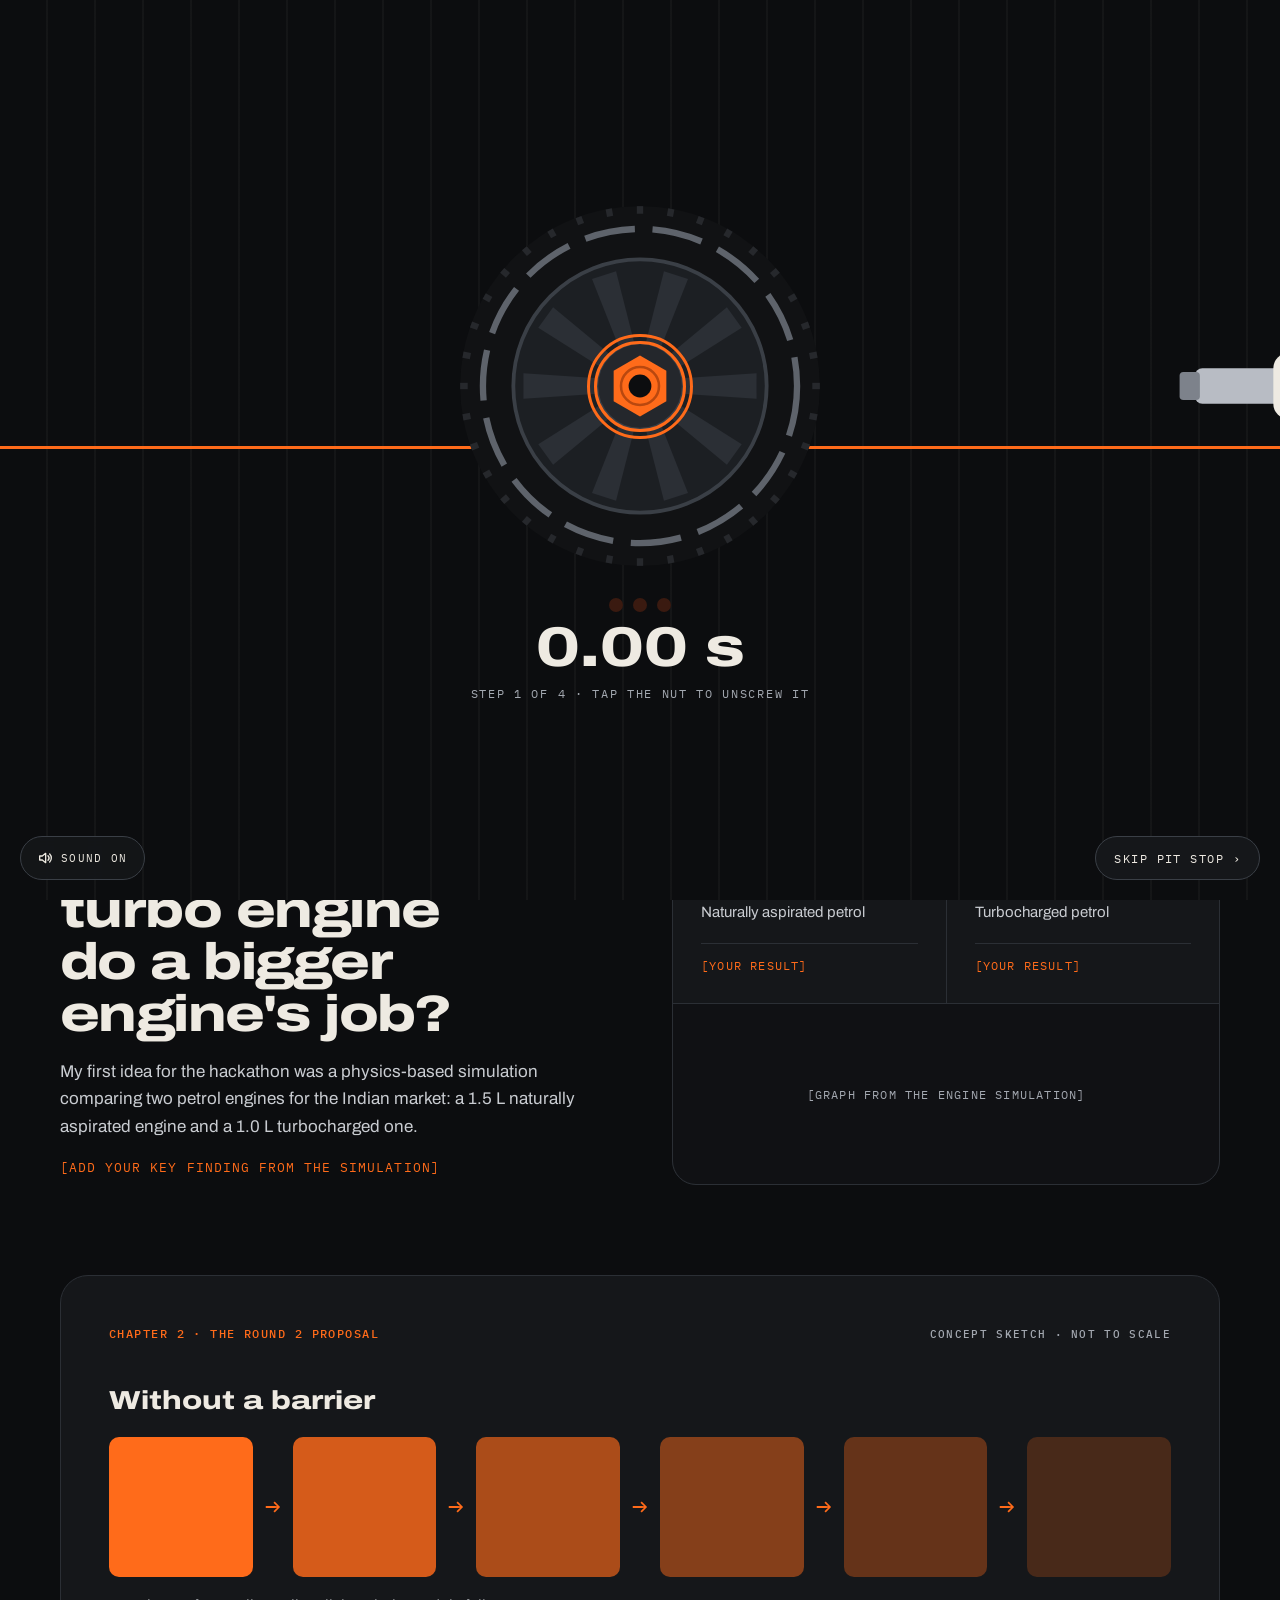
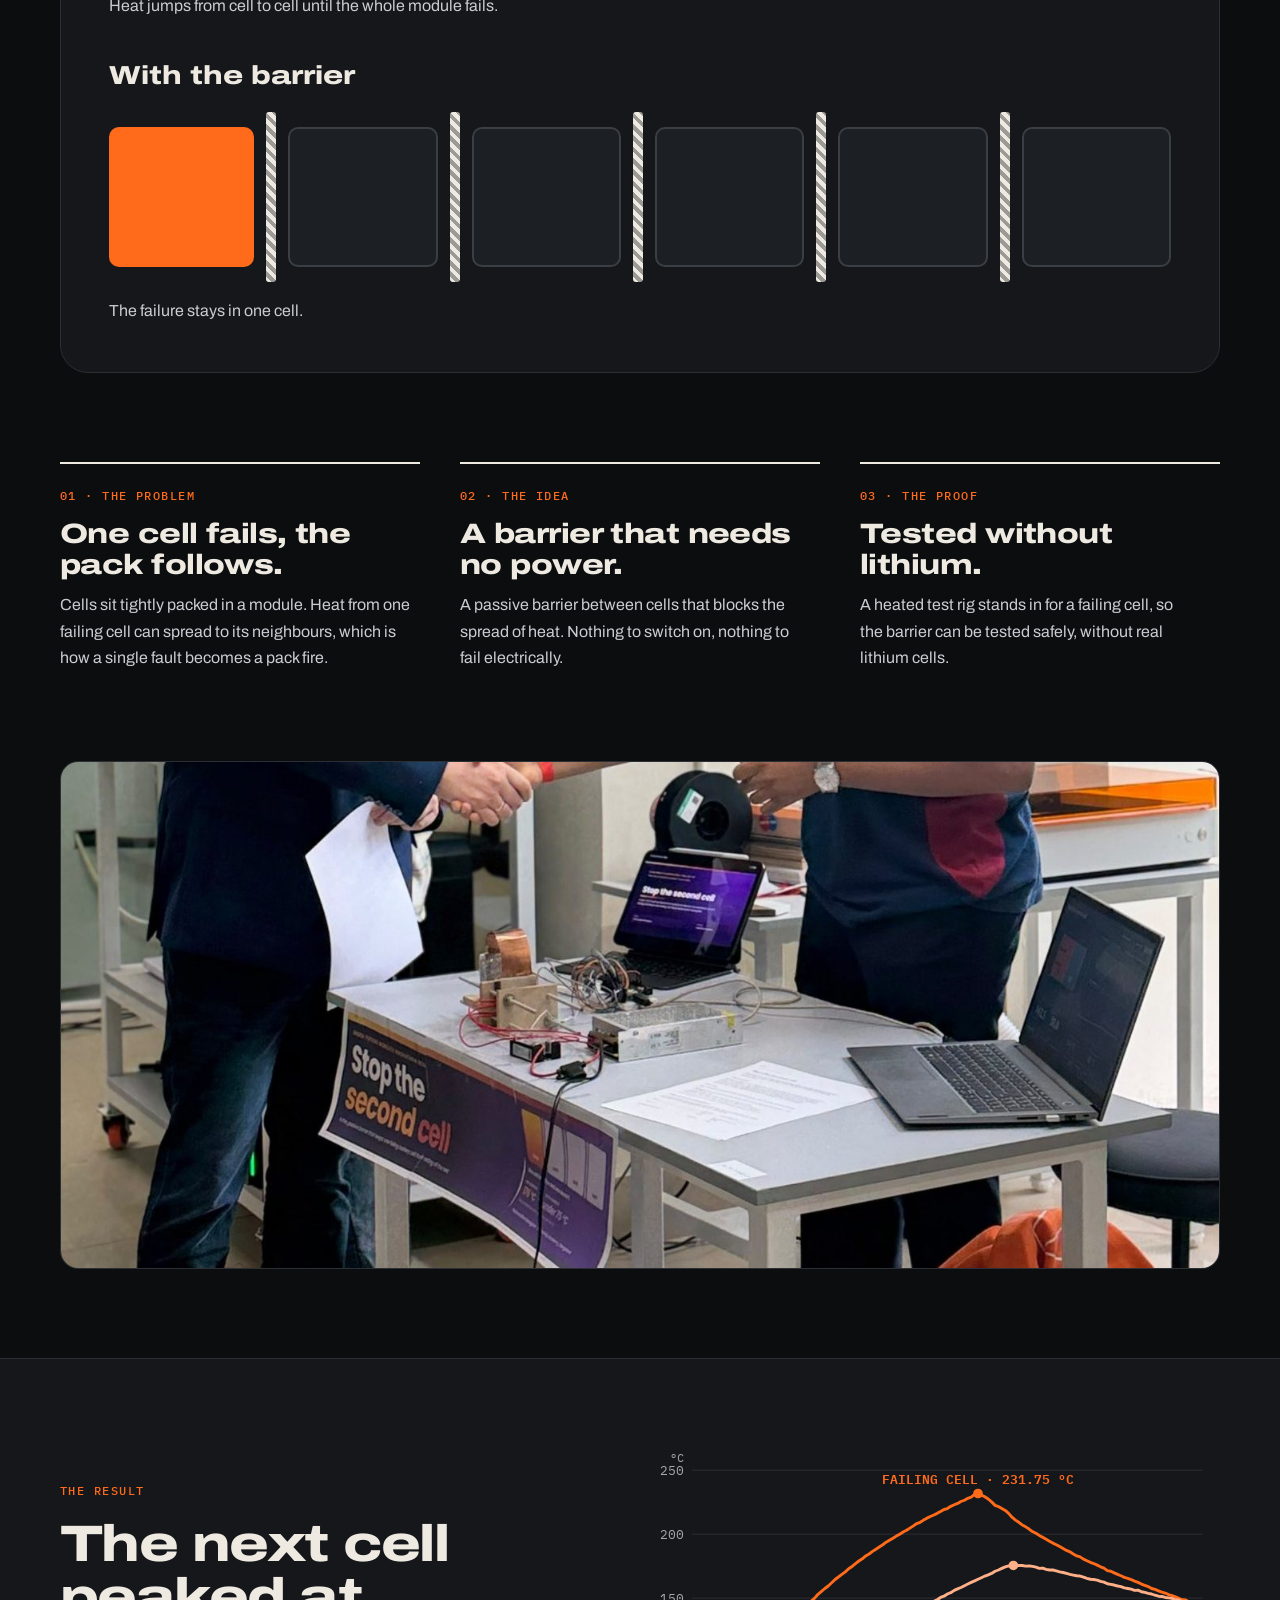
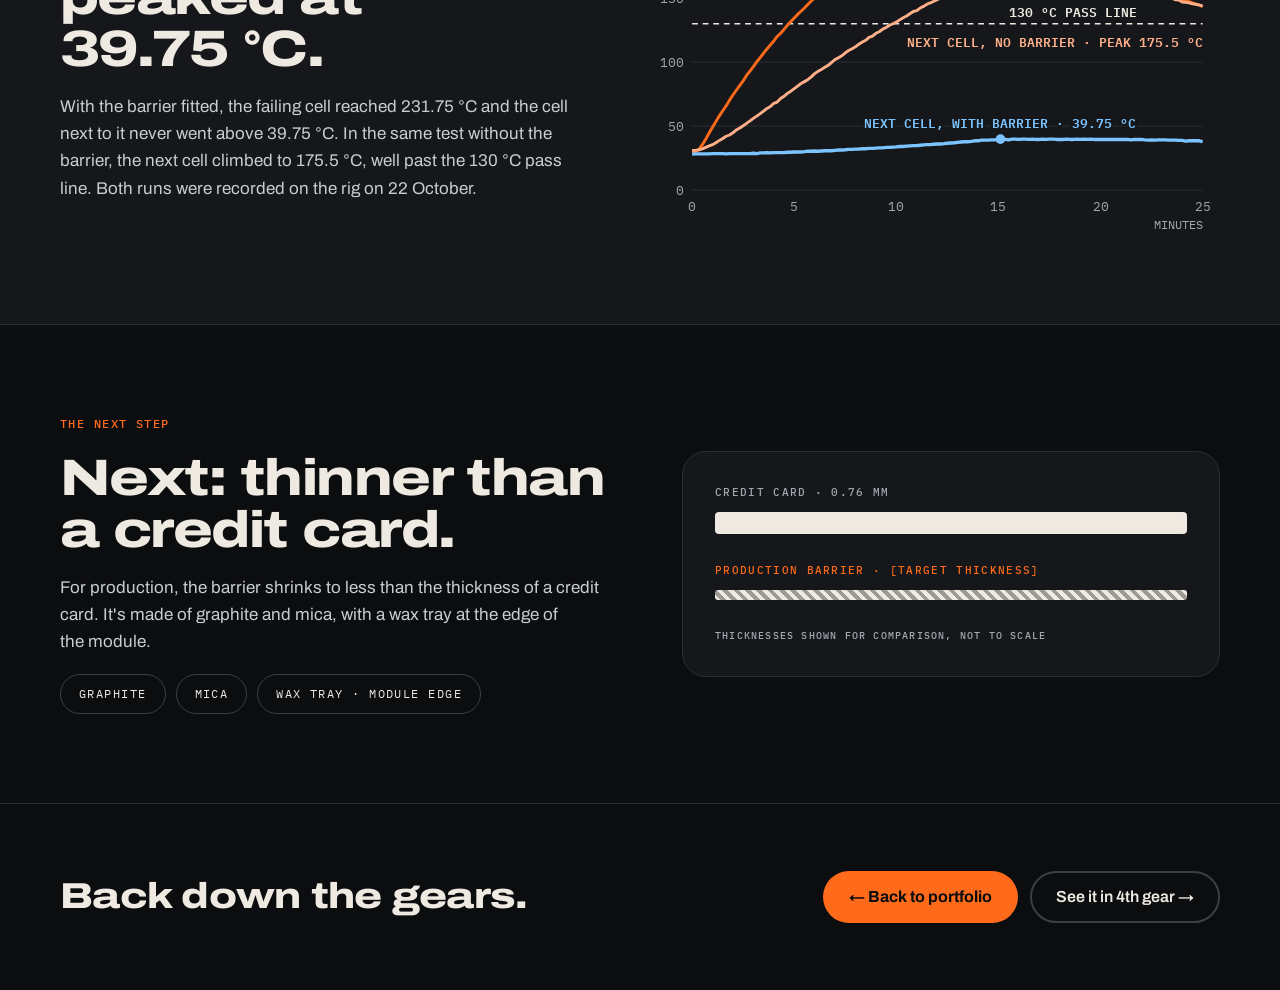
<file: case-study.html>
<!DOCTYPE html>
<html lang="en">
<head>
  <meta charset="UTF-8">
  <meta name="viewport" content="width=device-width, initial-scale=1">
  <title>Science in Motion — Yashvardhan Sonegara</title>
  <link rel="preconnect" href="https://fonts.googleapis.com">
  <link rel="preconnect" href="https://fonts.gstatic.com" crossorigin>
  <link href="https://fonts.googleapis.com/css2?family=Archivo:ital,wght@0,400;0,500;0,600;0,700;1,400&family=IBM+Plex+Mono:wght@400;500&display=swap" rel="stylesheet">
  <link rel="stylesheet" href="css/styles.css">
</head>
<body>

  <!-- ============================================================
       HEADER
       ============================================================ -->
  <header>
    <div class="container header-inner">
      <a href="index.html" style="min-height:44px;display:flex;align-items:center;gap:8px;font-weight:600;font-size:16px">← Back to the cockpit</a>
      <a href="index.html" class="header-brand">
        <span id="gear-badge" aria-hidden="true" style="width:40px;height:40px;border-radius:50%;border:2px solid var(--ignition);display:flex;align-items:center;justify-content:center;font-family:'IBM Plex Mono',ui-monospace,monospace;font-weight:600;font-size:15px;color:var(--ignition)">4</span>
        <span class="wide" style="font-weight:800;font-stretch:125%;font-size:17px">Yashvardhan Sonegara</span>
      </a>
    </div>
  </header>

  <!-- ============================================================
       HERO
       ============================================================ -->
  <section style="max-width:1240px;margin:0 auto;box-sizing:border-box;padding:clamp(40px,7vw,88px) clamp(16px,4vw,40px) clamp(40px,5vw,64px);display:flex;flex-direction:column;gap:28px">
    <span style="font-family:'IBM Plex Mono',ui-monospace,monospace;font-size:13px;font-weight:500;letter-spacing:.12em;color:var(--ignition)">CASE STUDY · MERCEDES-BENZ R&amp;D INDIA HACKATHON</span>
    <h1 style="margin:0;font-weight:800;font-stretch:125%;font-size:clamp(38px,7vw,96px);line-height:.95;letter-spacing:-0.035em;max-width:1100px;text-wrap:balance">Stopping one hot cell from taking the pack with it.</h1>
    <p style="margin:0;max-width:720px;font-size:clamp(17px,1.7vw,21px);line-height:1.55;color:var(--muted);text-wrap:pretty">In a battery pack, one overheating cell can heat its neighbour until that one fails too, and the next, and the next. My project is a passive barrier that breaks the chain, with no electronics and no power.</p>
    <!-- Meta facts bar -->
    <div style="display:grid;grid-template-columns:repeat(auto-fit,minmax(min(220px,100%),1fr));gap:20px 32px;padding-top:24px;border-top:1px solid var(--rule)">
      <div style="display:flex;flex-direction:column;gap:4px">
        <span style="font-family:'IBM Plex Mono',ui-monospace,monospace;font-size:11px;font-weight:500;letter-spacing:.12em;color:var(--dim)">EVENT</span>
        <span style="font-size:16px;font-weight:600;color:var(--chalk)">Science in Motion · Future Mobility Hackathon</span>
      </div>
      <div style="display:flex;flex-direction:column;gap:4px">
        <span style="font-family:'IBM Plex Mono',ui-monospace,monospace;font-size:11px;font-weight:500;letter-spacing:.12em;color:var(--dim)">RUN BY</span>
        <span style="font-size:16px;font-weight:600;color:var(--chalk)">Mercedes-Benz R&amp;D India</span>
      </div>
      <div style="display:flex;flex-direction:column;gap:4px">
        <span style="font-family:'IBM Plex Mono',ui-monospace,monospace;font-size:11px;font-weight:500;letter-spacing:.12em;color:var(--dim)">STATUS</span>
        <span style="font-size:16px;font-weight:600;color:var(--chalk)">Shortlisted, Round 2</span>
      </div>
      <div style="display:flex;flex-direction:column;gap:4px">
        <span style="font-family:'IBM Plex Mono',ui-monospace,monospace;font-size:11px;font-weight:500;letter-spacing:.12em;color:var(--dim)">BY</span>
        <span style="font-size:16px;font-weight:600;color:var(--chalk)">Yashvardhan Sonegara, Vidyashilp Academy</span>
      </div>
    </div>
  </section>

  <!-- ============================================================
       CHAPTER 1
       ============================================================ -->
  <section style="max-width:1240px;margin:0 auto;box-sizing:border-box;padding:0 clamp(16px,4vw,40px) clamp(56px,7vw,96px);display:flex;flex-wrap:wrap;gap:40px 64px;align-items:center">
    <!-- Left column: text -->
    <div style="flex:1 1 380px;min-width:0;display:flex;flex-direction:column;gap:18px">
      <span style="font-family:'IBM Plex Mono',ui-monospace,monospace;font-size:12px;font-weight:500;letter-spacing:.12em;color:var(--ignition)">CHAPTER 1 · WHERE IT STARTED</span>
      <h2 style="margin:0;font-weight:800;font-stretch:125%;font-size:clamp(30px,4vw,52px);line-height:1.02;letter-spacing:-0.03em;text-wrap:balance">Can a smaller turbo engine do a bigger engine's job?</h2>
      <p style="margin:0;font-size:17px;line-height:1.6;color:var(--muted);text-wrap:pretty">My first idea for the hackathon was a physics-based simulation comparing two petrol engines for the Indian market: a 1.5&nbsp;L naturally aspirated engine and a 1.0&nbsp;L turbocharged one.</p>
      <p style="margin:0;font-family:'IBM Plex Mono',ui-monospace,monospace;font-size:13px;letter-spacing:.08em;color:var(--ignition)">[ADD YOUR KEY FINDING FROM THE SIMULATION]</p>
    </div>
    <!-- Right column: engine spec cards + graph slot -->
    <div style="flex:1 1 380px;min-width:0;display:grid;grid-template-columns:repeat(2,minmax(0,1fr));gap:1px;background:var(--rule);border:1px solid var(--rule);border-radius:24px;overflow:hidden">
      <!-- Card A: Engine A -->
      <div style="background:var(--panel);padding:clamp(20px,2.6vw,28px);display:flex;flex-direction:column;gap:10px;min-width:0">
        <span style="font-family:'IBM Plex Mono',ui-monospace,monospace;font-size:11px;font-weight:500;letter-spacing:.12em;color:var(--dim)">ENGINE A</span>
        <span style="font-weight:800;font-stretch:125%;font-size:clamp(32px,4vw,48px);line-height:1;letter-spacing:-0.03em">1.5&nbsp;L</span>
        <span style="font-size:15px;line-height:1.4;color:var(--muted)">Naturally aspirated petrol</span>
        <span style="margin-top:10px;padding-top:12px;border-top:1px solid var(--rule);font-family:'IBM Plex Mono',ui-monospace,monospace;font-size:12px;letter-spacing:.1em;color:var(--ignition)">[YOUR RESULT]</span>
      </div>
      <!-- Card B: Engine B -->
      <div style="background:var(--panel);padding:clamp(20px,2.6vw,28px);display:flex;flex-direction:column;gap:10px;min-width:0">
        <span style="font-family:'IBM Plex Mono',ui-monospace,monospace;font-size:11px;font-weight:500;letter-spacing:.12em;color:var(--dim)">ENGINE B</span>
        <span style="font-weight:800;font-stretch:125%;font-size:clamp(32px,4vw,48px);line-height:1;letter-spacing:-0.03em">1.0&nbsp;L</span>
        <span style="font-size:15px;line-height:1.4;color:var(--muted)">Turbocharged petrol</span>
        <span style="margin-top:10px;padding-top:12px;border-top:1px solid var(--rule);font-family:'IBM Plex Mono',ui-monospace,monospace;font-size:12px;letter-spacing:.1em;color:var(--ignition)">[YOUR RESULT]</span>
      </div>
      <!-- Graph slot: spans both columns -->
      <div style="grid-column:1 / -1;background:#101114;min-height:180px;display:flex;align-items:center;justify-content:center;text-align:center;padding:20px;box-sizing:border-box;font-family:'IBM Plex Mono',ui-monospace,monospace;font-size:12px;letter-spacing:.1em;color:var(--dim)">[GRAPH FROM THE ENGINE SIMULATION]</div>
    </div>
  </section>


  <!-- ============================================================
       CHAPTER 2 — CHAIN-REACTION SKETCH
       ============================================================ -->
  <section style="max-width:1240px;margin:0 auto;box-sizing:border-box;padding:0 clamp(16px,4vw,40px) clamp(56px,7vw,96px)">
    <div style="background:var(--panel);border:1px solid var(--rule);border-radius:28px;padding:clamp(24px,4vw,48px);display:flex;flex-direction:column;gap:36px">
      <div style="display:flex;flex-wrap:wrap;gap:8px 24px;justify-content:space-between;align-items:baseline">
        <span style="font-family:'IBM Plex Mono',ui-monospace,monospace;font-size:12px;font-weight:500;letter-spacing:.12em;color:var(--ignition)">CHAPTER 2 · THE ROUND 2 PROPOSAL</span>
        <span style="font-family:'IBM Plex Mono',ui-monospace,monospace;font-size:11px;font-weight:500;letter-spacing:.12em;color:var(--dim)">CONCEPT SKETCH · NOT TO SCALE</span>
      </div>
      <div style="display:flex;flex-direction:column;gap:16px">
        <span style="font-weight:800;font-stretch:125%;font-size:clamp(20px,2.2vw,26px)">Without a barrier</span>
        <div aria-hidden="true" style="display:flex;align-items:center;gap:clamp(4px,1vw,12px)">
          <div style="flex:1 1 0;min-width:0;height:clamp(84px,11vw,140px);border-radius:10px;background:var(--ignition);opacity:1"></div>
          <div style="flex:0 0 auto;font-family:'IBM Plex Mono',ui-monospace,monospace;font-size:clamp(14px,2vw,26px);color:var(--ignition)">→</div>
          <div style="flex:1 1 0;min-width:0;height:clamp(84px,11vw,140px);border-radius:10px;background:var(--ignition);opacity:.82"></div>
          <div style="flex:0 0 auto;font-family:'IBM Plex Mono',ui-monospace,monospace;font-size:clamp(14px,2vw,26px);color:var(--ignition)">→</div>
          <div style="flex:1 1 0;min-width:0;height:clamp(84px,11vw,140px);border-radius:10px;background:var(--ignition);opacity:.64"></div>
          <div style="flex:0 0 auto;font-family:'IBM Plex Mono',ui-monospace,monospace;font-size:clamp(14px,2vw,26px);color:var(--ignition)">→</div>
          <div style="flex:1 1 0;min-width:0;height:clamp(84px,11vw,140px);border-radius:10px;background:var(--ignition);opacity:.48"></div>
          <div style="flex:0 0 auto;font-family:'IBM Plex Mono',ui-monospace,monospace;font-size:clamp(14px,2vw,26px);color:var(--ignition)">→</div>
          <div style="flex:1 1 0;min-width:0;height:clamp(84px,11vw,140px);border-radius:10px;background:var(--ignition);opacity:.34"></div>
          <div style="flex:0 0 auto;font-family:'IBM Plex Mono',ui-monospace,monospace;font-size:clamp(14px,2vw,26px);color:var(--ignition)">→</div>
          <div style="flex:1 1 0;min-width:0;height:clamp(84px,11vw,140px);border-radius:10px;background:var(--ignition);opacity:.22"></div>
        </div>
        <span style="font-size:16px;color:var(--muted)">Heat jumps from cell to cell until the whole module fails.</span>
      </div>
      <div style="display:flex;flex-direction:column;gap:16px">
        <span style="font-weight:800;font-stretch:125%;font-size:clamp(20px,2.2vw,26px)">With the barrier</span>
        <div aria-hidden="true" style="display:flex;align-items:center;gap:clamp(4px,1vw,12px)">
          <div style="flex:1 1 0;min-width:0;height:clamp(84px,11vw,140px);border-radius:10px;background:var(--ignition)"></div>
          <div style="flex:0 0 clamp(6px,0.9vw,10px);height:clamp(104px,13.5vw,170px);border-radius:3px;background:repeating-linear-gradient(45deg,#EEEAE2 0 4px,#9C9A94 4px 8px)"></div>
          <div style="flex:1 1 0;min-width:0;height:clamp(84px,11vw,140px);border-radius:10px;background:var(--raised);border:2px solid var(--rule-2);box-sizing:border-box"></div>
          <div style="flex:0 0 clamp(6px,0.9vw,10px);height:clamp(104px,13.5vw,170px);border-radius:3px;background:repeating-linear-gradient(45deg,#EEEAE2 0 4px,#9C9A94 4px 8px)"></div>
          <div style="flex:1 1 0;min-width:0;height:clamp(84px,11vw,140px);border-radius:10px;background:var(--raised);border:2px solid var(--rule-2);box-sizing:border-box"></div>
          <div style="flex:0 0 clamp(6px,0.9vw,10px);height:clamp(104px,13.5vw,170px);border-radius:3px;background:repeating-linear-gradient(45deg,#EEEAE2 0 4px,#9C9A94 4px 8px)"></div>
          <div style="flex:1 1 0;min-width:0;height:clamp(84px,11vw,140px);border-radius:10px;background:var(--raised);border:2px solid var(--rule-2);box-sizing:border-box"></div>
          <div style="flex:0 0 clamp(6px,0.9vw,10px);height:clamp(104px,13.5vw,170px);border-radius:3px;background:repeating-linear-gradient(45deg,#EEEAE2 0 4px,#9C9A94 4px 8px)"></div>
          <div style="flex:1 1 0;min-width:0;height:clamp(84px,11vw,140px);border-radius:10px;background:var(--raised);border:2px solid var(--rule-2);box-sizing:border-box"></div>
          <div style="flex:0 0 clamp(6px,0.9vw,10px);height:clamp(104px,13.5vw,170px);border-radius:3px;background:repeating-linear-gradient(45deg,#EEEAE2 0 4px,#9C9A94 4px 8px)"></div>
          <div style="flex:1 1 0;min-width:0;height:clamp(84px,11vw,140px);border-radius:10px;background:var(--raised);border:2px solid var(--rule-2);box-sizing:border-box"></div>
        </div>
        <span style="font-size:16px;color:var(--muted)">The failure stays in one cell.</span>
      </div>
    </div>
  </section>

  <!-- ============================================================
       PROBLEM / IDEA / PROOF
       ============================================================ -->
  <section style="max-width:1240px;margin:0 auto;box-sizing:border-box;padding:0 clamp(16px,4vw,40px) clamp(56px,7vw,96px);display:grid;grid-template-columns:repeat(auto-fit,minmax(min(260px,100%),1fr));gap:40px">
    <div style="border-top:2px solid var(--chalk);padding-top:22px;display:flex;flex-direction:column;gap:12px">
      <span style="font-family:'IBM Plex Mono',ui-monospace,monospace;font-size:12px;font-weight:500;letter-spacing:.12em;color:var(--ignition)">01 · THE PROBLEM</span>
      <h2 style="margin:0;font-weight:800;font-stretch:125%;font-size:clamp(22px,2.4vw,28px);line-height:1.12;letter-spacing:-0.02em">One cell fails, the pack follows.</h2>
      <p style="margin:0;font-size:16px;line-height:1.65;color:var(--muted);text-wrap:pretty">Cells sit tightly packed in a module. Heat from one failing cell can spread to its neighbours, which is how a single fault becomes a pack fire.</p>
    </div>
    <div style="border-top:2px solid var(--chalk);padding-top:22px;display:flex;flex-direction:column;gap:12px">
      <span style="font-family:'IBM Plex Mono',ui-monospace,monospace;font-size:12px;font-weight:500;letter-spacing:.12em;color:var(--ignition)">02 · THE IDEA</span>
      <h2 style="margin:0;font-weight:800;font-stretch:125%;font-size:clamp(22px,2.4vw,28px);line-height:1.12;letter-spacing:-0.02em">A barrier that needs no power.</h2>
      <p style="margin:0;font-size:16px;line-height:1.65;color:var(--muted);text-wrap:pretty">A passive barrier between cells that blocks the spread of heat. Nothing to switch on, nothing to fail electrically.</p>
    </div>
    <div style="border-top:2px solid var(--chalk);padding-top:22px;display:flex;flex-direction:column;gap:12px">
      <span style="font-family:'IBM Plex Mono',ui-monospace,monospace;font-size:12px;font-weight:500;letter-spacing:.12em;color:var(--ignition)">03 · THE PROOF</span>
      <h2 style="margin:0;font-weight:800;font-stretch:125%;font-size:clamp(22px,2.4vw,28px);line-height:1.12;letter-spacing:-0.02em">Tested without lithium.</h2>
      <p style="margin:0;font-size:16px;line-height:1.65;color:var(--muted);text-wrap:pretty">A heated test rig stands in for a failing cell, so the barrier can be tested safely, without real lithium cells.</p>
    </div>
  </section>

  <!-- ============================================================
       RIG PHOTO
       ============================================================ -->
  <section style="max-width:1240px;margin:0 auto;box-sizing:border-box;padding:0 clamp(16px,4vw,40px) clamp(56px,7vw,96px)">
    <img src="assets/img/rig-wide.jpg" alt="The heated test rig on the table, next to the Stop the second cell banner" loading="lazy" style="display:block;width:100%;height:auto;aspect-ratio:16/7;object-fit:cover;border-radius:18px;border:1px solid var(--rule)">
  </section>

  <!-- ============================================================
       RESULT BLOCK
       ============================================================ -->
  <section style="background:var(--panel);border-top:1px solid var(--rule);border-bottom:1px solid var(--rule)">
    <div style="max-width:1240px;margin:0 auto;box-sizing:border-box;padding:clamp(56px,7vw,96px) clamp(16px,4vw,40px);display:flex;flex-wrap:wrap;gap:40px 64px;align-items:center">
      <!-- Result text -->
      <div style="flex:1 1 360px;min-width:0;display:flex;flex-direction:column;gap:18px">
        <span style="font-family:'IBM Plex Mono',ui-monospace,monospace;font-size:12px;font-weight:500;letter-spacing:.12em;color:var(--ignition)">THE RESULT</span>
        <h2 style="margin:0;font-weight:800;font-stretch:125%;font-size:clamp(30px,4vw,52px);line-height:1.02;letter-spacing:-0.03em">The next cell peaked at 39.75&nbsp;°C.</h2>
        <p style="margin:0;font-size:17px;line-height:1.6;color:var(--muted)">With the barrier fitted, the failing cell reached 231.75&nbsp;°C and the cell next to it never went above 39.75&nbsp;°C. In the same test without the barrier, the next cell climbed to 175.5&nbsp;°C, well past the 130&nbsp;°C pass line. Both runs were recorded on the rig on 22 October.</p>
      </div>
      <!-- Result graph -->
      <div class="result-card" style="flex:1 1 420px;min-width:0"><svg viewBox="0 0 600 400" role="img" aria-labelledby="case-chart-t case-chart-d" style="display:block;width:100%;height:auto"><title id="case-chart-t">Test rig temperatures, 22 October</title><desc id="case-chart-d">With the barrier fitted, the failing cell reached 231.75 °C while the next cell peaked at 39.75 °C. Without the barrier, the next cell reached 175.5 °C, above the 130 °C pass line.</desc><line x1="52" x2="582" y1="354.0" y2="354.0" stroke="#2B2F35" stroke-width="1"/><text x="44" y="359.0" text-anchor="end" fill="#A3A8B0" style="font-family:'IBM Plex Mono',ui-monospace,monospace;font-size:13px">0</text><line x1="52" x2="582" y1="287.6" y2="287.6" stroke="#2B2F35" stroke-width="1"/><text x="44" y="292.6" text-anchor="end" fill="#A3A8B0" style="font-family:'IBM Plex Mono',ui-monospace,monospace;font-size:13px">50</text><line x1="52" x2="582" y1="221.2" y2="221.2" stroke="#2B2F35" stroke-width="1"/><text x="44" y="226.2" text-anchor="end" fill="#A3A8B0" style="font-family:'IBM Plex Mono',ui-monospace,monospace;font-size:13px">100</text><line x1="52" x2="582" y1="154.8" y2="154.8" stroke="#2B2F35" stroke-width="1"/><text x="44" y="159.8" text-anchor="end" fill="#A3A8B0" style="font-family:'IBM Plex Mono',ui-monospace,monospace;font-size:13px">150</text><line x1="52" x2="582" y1="88.4" y2="88.4" stroke="#2B2F35" stroke-width="1"/><text x="44" y="93.4" text-anchor="end" fill="#A3A8B0" style="font-family:'IBM Plex Mono',ui-monospace,monospace;font-size:13px">200</text><line x1="52" x2="582" y1="22.0" y2="22.0" stroke="#2B2F35" stroke-width="1"/><text x="44" y="27.0" text-anchor="end" fill="#A3A8B0" style="font-family:'IBM Plex Mono',ui-monospace,monospace;font-size:13px">250</text><text x="52.0" y="376" text-anchor="middle" fill="#A3A8B0" style="font-family:'IBM Plex Mono',ui-monospace,monospace;font-size:13px">0</text><text x="158.0" y="376" text-anchor="middle" fill="#A3A8B0" style="font-family:'IBM Plex Mono',ui-monospace,monospace;font-size:13px">5</text><text x="264.0" y="376" text-anchor="middle" fill="#A3A8B0" style="font-family:'IBM Plex Mono',ui-monospace,monospace;font-size:13px">10</text><text x="370.0" y="376" text-anchor="middle" fill="#A3A8B0" style="font-family:'IBM Plex Mono',ui-monospace,monospace;font-size:13px">15</text><text x="476.0" y="376" text-anchor="middle" fill="#A3A8B0" style="font-family:'IBM Plex Mono',ui-monospace,monospace;font-size:13px">20</text><text x="582.0" y="376" text-anchor="middle" fill="#A3A8B0" style="font-family:'IBM Plex Mono',ui-monospace,monospace;font-size:13px">25</text><text x="582" y="394" text-anchor="end" fill="#A3A8B0" style="font-family:'IBM Plex Mono',ui-monospace,monospace;font-size:12px">MINUTES</text><text x="44" y="14" text-anchor="end" fill="#A3A8B0" style="font-family:'IBM Plex Mono',ui-monospace,monospace;font-size:12px">°C</text><line x1="52" x2="582" y1="181.4" y2="181.4" stroke="#EEEAE2" stroke-width="1.5" stroke-dasharray="6 5"/><text x="447.7" y="174.4" text-anchor="middle" fill="#EEEAE2" style="font-family:'IBM Plex Mono',ui-monospace,monospace;font-size:13px;font-weight:600">130 °C PASS LINE</text><path class="draw" pathLength="1" d="M52.0 314.8 L55.5 314.2 L59.1 311.8 L62.6 306.9 L66.1 301.2 L69.7 294.9 L73.2 288.9 L76.7 283.0 L80.3 277.0 L83.8 271.7 L87.3 266.7 L90.9 260.7 L94.4 255.4 L97.9 250.4 L101.5 245.4 L105.0 240.8 L108.5 235.1 L112.1 230.5 L115.6 225.8 L119.1 220.9 L122.7 216.6 L126.2 211.9 L129.7 207.6 L133.3 203.3 L136.8 199.3 L140.3 194.6 L143.9 191.3 L147.4 187.3 L150.9 183.0 L154.5 179.0 L158.0 175.4 L161.5 171.7 L165.1 168.4 L168.6 165.1 L172.1 161.4 L175.7 157.8 L179.2 154.8 L182.7 150.8 L186.3 147.8 L189.8 144.8 L193.3 142.2 L196.9 138.9 L200.4 135.5 L203.9 132.9 L207.5 130.2 L211.0 127.6 L214.5 124.3 L218.1 121.9 L221.6 118.9 L225.1 116.3 L228.7 114.0 L232.2 111.0 L235.7 109.0 L239.3 106.3 L242.8 104.0 L246.3 101.7 L249.9 99.4 L253.4 96.7 L256.9 94.7 L260.5 92.7 L264.0 90.4 L267.5 88.4 L271.1 86.1 L274.6 84.4 L278.1 82.1 L281.7 79.8 L285.2 77.4 L288.7 76.1 L292.3 73.8 L295.8 71.8 L299.3 70.1 L302.9 68.5 L306.4 66.8 L309.9 64.8 L313.5 62.8 L317.0 61.8 L320.5 59.5 L324.1 57.9 L327.6 56.5 L331.1 54.5 L334.7 53.2 L338.2 51.2 L341.7 49.9 L345.3 47.2 L348.8 46.2 L352.3 47.9 L355.9 49.6 L359.4 51.9 L362.9 54.9 L366.5 58.5 L370.0 59.8 L373.5 61.8 L377.1 63.8 L380.6 66.8 L384.1 70.8 L387.7 73.8 L391.2 76.1 L394.7 78.8 L398.3 80.8 L401.8 83.1 L405.3 85.7 L408.9 87.4 L412.4 89.7 L415.9 91.7 L419.5 93.7 L423.0 95.7 L426.5 97.7 L430.1 99.4 L433.6 101.3 L437.1 103.3 L440.7 105.3 L444.2 106.7 L447.7 109.0 L451.3 111.0 L454.8 112.0 L458.3 114.3 L461.9 116.0 L465.4 117.6 L468.9 118.9 L472.5 120.6 L476.0 122.3 L479.5 123.6 L483.1 126.2 L486.6 126.9 L490.1 128.6 L493.7 130.2 L497.2 131.6 L500.7 133.2 L504.3 134.2 L507.8 135.5 L511.3 137.2 L514.9 138.5 L518.4 140.2 L521.9 141.5 L525.5 142.8 L529.0 144.8 L532.5 145.8 L536.1 147.2 L539.6 148.5 L543.1 149.5 L546.7 151.1 L550.2 152.1 L553.7 153.5 L557.3 155.1 L560.8 156.5 L564.3 156.8 L567.9 158.5 L571.4 159.8 L574.9 161.1 L578.5 161.8 L582.0 163.8" fill="none" stroke="#FF6B1A" stroke-width="3" stroke-linejoin="round"/><path class="draw" pathLength="1" d="M52.0 312.8 L55.5 312.8 L59.1 312.2 L62.6 311.2 L66.1 309.8 L69.7 308.2 L73.2 306.9 L76.7 304.9 L80.3 302.5 L83.8 300.5 L87.3 298.2 L90.9 296.9 L94.4 294.6 L97.9 291.6 L101.5 289.6 L105.0 287.3 L108.5 284.9 L112.1 282.3 L115.6 279.6 L119.1 277.3 L122.7 274.7 L126.2 272.0 L129.7 269.3 L133.3 267.3 L136.8 264.0 L140.3 262.7 L143.9 259.0 L147.4 256.7 L150.9 253.7 L154.5 251.4 L158.0 248.8 L161.5 246.1 L165.1 243.4 L168.6 241.5 L172.1 239.5 L175.7 236.5 L179.2 233.2 L182.7 230.8 L186.3 228.8 L189.8 226.5 L193.3 224.5 L196.9 221.5 L200.4 218.5 L203.9 216.6 L207.5 214.6 L211.0 211.6 L214.5 209.2 L218.1 207.3 L221.6 205.3 L225.1 202.6 L228.7 200.3 L232.2 198.6 L235.7 195.6 L239.3 194.3 L242.8 191.3 L246.3 189.7 L249.9 187.0 L253.4 185.3 L256.9 183.0 L260.5 181.4 L264.0 179.7 L267.5 177.4 L271.1 175.1 L274.6 173.4 L278.1 171.1 L281.7 168.7 L285.2 167.7 L288.7 165.1 L292.3 163.4 L295.8 161.1 L299.3 159.8 L302.9 158.1 L306.4 156.5 L309.9 154.1 L313.5 152.8 L317.0 150.5 L320.5 149.2 L324.1 146.8 L327.6 145.2 L331.1 143.8 L334.7 141.9 L338.2 140.2 L341.7 138.5 L345.3 136.9 L348.8 135.2 L352.3 133.6 L355.9 131.9 L359.4 130.6 L362.9 129.2 L366.5 126.9 L370.0 125.6 L373.5 123.9 L377.1 122.3 L380.6 121.3 L384.1 121.6 L387.7 121.3 L391.2 120.9 L394.7 120.9 L398.3 121.6 L401.8 121.3 L405.3 121.9 L408.9 122.6 L412.4 123.9 L415.9 123.6 L419.5 124.9 L423.0 125.6 L426.5 125.6 L430.1 126.6 L433.6 127.6 L437.1 128.2 L440.7 129.2 L444.2 130.2 L447.7 130.9 L451.3 131.6 L454.8 131.9 L458.3 132.9 L461.9 134.2 L465.4 135.2 L468.9 135.5 L472.5 136.2 L476.0 137.5 L479.5 138.2 L483.1 139.9 L486.6 140.5 L490.1 141.2 L493.7 142.2 L497.2 142.8 L500.7 144.2 L504.3 144.8 L507.8 145.5 L511.3 146.8 L514.9 146.5 L518.4 148.2 L521.9 148.8 L525.5 149.8 L529.0 150.5 L532.5 151.8 L536.1 152.8 L539.6 153.1 L543.1 154.1 L546.7 154.5 L550.2 155.1 L553.7 156.5 L557.3 156.8 L560.8 158.8 L564.3 159.1 L567.9 159.8 L571.4 160.8 L574.9 161.1 L578.5 162.1 L582.0 162.8" fill="none" stroke="#FFB089" stroke-width="3" stroke-linejoin="round"/><path class="draw" pathLength="1" d="M52.0 316.8 L55.5 316.5 L59.1 316.5 L62.6 316.5 L66.1 316.5 L69.7 316.5 L73.2 316.2 L76.7 316.2 L80.3 316.2 L83.8 316.2 L87.3 316.5 L90.9 316.2 L94.4 316.2 L97.9 316.2 L101.5 316.2 L105.0 316.2 L108.5 316.2 L112.1 316.2 L115.6 315.8 L119.1 316.2 L122.7 315.5 L126.2 315.5 L129.7 315.2 L133.3 315.5 L136.8 315.2 L140.3 315.2 L143.9 315.2 L147.4 315.2 L150.9 314.8 L154.5 314.8 L158.0 314.5 L161.5 314.5 L165.1 314.5 L168.6 314.2 L172.1 313.8 L175.7 313.8 L179.2 313.5 L182.7 313.8 L186.3 313.5 L189.8 313.2 L193.3 313.2 L196.9 313.2 L200.4 312.8 L203.9 312.5 L207.5 312.5 L211.0 312.2 L214.5 311.8 L218.1 311.8 L221.6 311.5 L225.1 311.5 L228.7 311.2 L232.2 311.2 L235.7 310.8 L239.3 310.8 L242.8 310.5 L246.3 310.2 L249.9 310.2 L253.4 309.8 L256.9 309.8 L260.5 309.5 L264.0 309.2 L267.5 308.8 L271.1 308.8 L274.6 308.5 L278.1 308.2 L281.7 307.9 L285.2 307.9 L288.7 307.5 L292.3 307.2 L295.8 306.9 L299.3 306.9 L302.9 306.5 L306.4 306.2 L309.9 306.2 L313.5 305.9 L317.0 305.5 L320.5 305.2 L324.1 304.9 L327.6 304.5 L331.1 304.2 L334.7 303.9 L338.2 303.9 L341.7 303.5 L345.3 302.9 L348.8 302.9 L352.3 302.2 L355.9 302.2 L359.4 302.2 L362.9 301.9 L366.5 301.9 L370.0 301.5 L373.5 301.2 L377.1 301.5 L380.6 301.9 L384.1 301.2 L387.7 301.2 L391.2 301.5 L394.7 301.2 L398.3 301.2 L401.8 301.5 L405.3 301.2 L408.9 301.5 L412.4 301.5 L415.9 301.2 L419.5 301.5 L423.0 301.2 L426.5 301.2 L430.1 301.5 L433.6 301.5 L437.1 301.5 L440.7 301.2 L444.2 301.5 L447.7 301.5 L451.3 301.2 L454.8 301.5 L458.3 301.2 L461.9 301.5 L465.4 301.2 L468.9 301.5 L472.5 301.5 L476.0 301.5 L479.5 301.5 L483.1 301.5 L486.6 301.5 L490.1 301.5 L493.7 301.5 L497.2 301.5 L500.7 301.5 L504.3 301.5 L507.8 301.9 L511.3 301.5 L514.9 301.5 L518.4 301.5 L521.9 301.9 L525.5 302.2 L529.0 301.9 L532.5 302.2 L536.1 301.9 L539.6 301.9 L543.1 301.9 L546.7 302.2 L550.2 302.2 L553.7 302.2 L557.3 302.5 L560.8 302.5 L564.3 303.2 L567.9 302.9 L571.4 302.9 L574.9 302.9 L578.5 302.9 L582.0 303.9" fill="none" stroke="#7CC4FF" stroke-width="3.5" stroke-linejoin="round"/><circle cx="348.8" cy="46.2" r="5" fill="#FF6B1A"/><text x="348.8" y="36.2" text-anchor="middle" fill="#FF6B1A" style="font-family:'IBM Plex Mono',ui-monospace,monospace;font-size:13px;font-weight:600;paint-order:stroke;stroke:#15171A;stroke-width:4px">FAILING CELL · 231.75 °C</text><circle cx="385.5" cy="120.9" r="5" fill="#FFB089"/><text x="385.5" y="120.9" text-anchor="middle" fill="#FFB089" style="font-family:'IBM Plex Mono',ui-monospace,monospace;font-size:13px;font-weight:600;paint-order:stroke;stroke:#15171A;stroke-width:4px"></text><circle cx="372.1" cy="301.2" r="5" fill="#7CC4FF"/><text x="372.1" y="289.2" text-anchor="middle" fill="#7CC4FF" style="font-family:'IBM Plex Mono',ui-monospace,monospace;font-size:13px;font-weight:600;paint-order:stroke;stroke:#15171A;stroke-width:4px">NEXT CELL, WITH BARRIER · 39.75 °C</text><text x="582" y="205.3" text-anchor="end" fill="#FFB089" style="font-family:'IBM Plex Mono',ui-monospace,monospace;font-size:13px;font-weight:600">NEXT CELL, NO BARRIER · PEAK 175.5 °C</text></svg></div>
    </div>
  </section>

  <!-- ============================================================
       THE NEXT STEP — thinner than a credit card
       ============================================================ -->
  <section style="max-width:1240px;margin:0 auto;box-sizing:border-box;padding:clamp(56px,7vw,96px) clamp(16px,4vw,40px);display:flex;flex-wrap:wrap;gap:40px 64px;align-items:center">
    <!-- Text side -->
    <div style="flex:1 1 380px;min-width:0;display:flex;flex-direction:column;gap:18px">
      <span style="font-family:'IBM Plex Mono',ui-monospace,monospace;font-size:12px;font-weight:500;letter-spacing:.12em;color:var(--ignition)">THE NEXT STEP</span>
      <h2 style="margin:0;font-weight:800;font-stretch:125%;font-size:clamp(30px,4vw,52px);line-height:1.02;letter-spacing:-0.03em;text-wrap:balance">Next: thinner than a credit card.</h2>
      <p style="margin:0;font-size:17px;line-height:1.6;color:var(--muted);text-wrap:pretty">For production, the barrier shrinks to less than the thickness of a credit card. It's made of graphite and mica, with a wax tray at the edge of the module.</p>
      <!-- Material tags -->
      <div style="display:flex;flex-wrap:wrap;gap:10px">
        <span style="min-height:40px;padding:0 18px;border-radius:999px;border:1px solid var(--rule-2);display:inline-flex;align-items:center;font-family:'IBM Plex Mono',ui-monospace,monospace;font-size:12px;letter-spacing:.12em;color:var(--chalk)">GRAPHITE</span>
        <span style="min-height:40px;padding:0 18px;border-radius:999px;border:1px solid var(--rule-2);display:inline-flex;align-items:center;font-family:'IBM Plex Mono',ui-monospace,monospace;font-size:12px;letter-spacing:.12em;color:var(--chalk)">MICA</span>
        <span style="min-height:40px;padding:0 18px;border-radius:999px;border:1px solid var(--rule-2);display:inline-flex;align-items:center;font-family:'IBM Plex Mono',ui-monospace,monospace;font-size:12px;letter-spacing:.12em;color:var(--chalk)">WAX TRAY · MODULE EDGE</span>
      </div>
    </div>
    <!-- Comparison card -->
    <div style="flex:1 1 360px;min-width:0;background:var(--panel);border:1px solid var(--rule);border-radius:24px;padding:32px;display:flex;flex-direction:column;gap:28px">
      <!-- Credit card bar -->
      <div style="display:flex;flex-direction:column;gap:10px">
        <span style="font-family:'IBM Plex Mono',ui-monospace,monospace;font-size:11px;font-weight:500;letter-spacing:.12em;color:var(--dim)">CREDIT CARD · 0.76 MM</span>
        <div aria-hidden="true" style="height:22px;border-radius:4px;background:var(--chalk)"></div>
      </div>
      <!-- Barrier bar (thinner) -->
      <div style="display:flex;flex-direction:column;gap:10px">
        <span style="font-family:'IBM Plex Mono',ui-monospace,monospace;font-size:11px;font-weight:500;letter-spacing:.12em;color:var(--ignition)">PRODUCTION BARRIER · [TARGET THICKNESS]</span>
        <div aria-hidden="true" style="height:10px;width:100%;border-radius:3px;background:repeating-linear-gradient(45deg,#EEEAE2 0 4px,#9C9A94 4px 8px)"></div>
      </div>
      <span style="font-family:'IBM Plex Mono',ui-monospace,monospace;font-size:10px;font-weight:500;letter-spacing:.12em;color:var(--dim)">THICKNESSES SHOWN FOR COMPARISON, NOT TO SCALE</span>
    </div>
  </section>

  <!-- ============================================================
       CLOSING LINKS
       ============================================================ -->
  <section style="border-top:1px solid var(--rule)">
    <div style="max-width:1240px;margin:0 auto;box-sizing:border-box;padding:clamp(40px,5vw,64px) clamp(16px,4vw,40px);display:flex;flex-wrap:wrap;gap:16px;align-items:center;justify-content:space-between">
      <span style="font-weight:800;font-stretch:125%;font-size:clamp(24px,3vw,36px);letter-spacing:-0.02em">Back down the gears.</span>
      <div style="display:flex;flex-wrap:wrap;gap:12px">
        <a class="cta" href="index.html">← Back to portfolio</a>
        <a class="ghost" href="index.html#cockpit">See it in 4th gear →</a>
      </div>
    </div>
  </section>

  <script src="js/pitstop.js" defer></script>
</body>
</html>
</file>
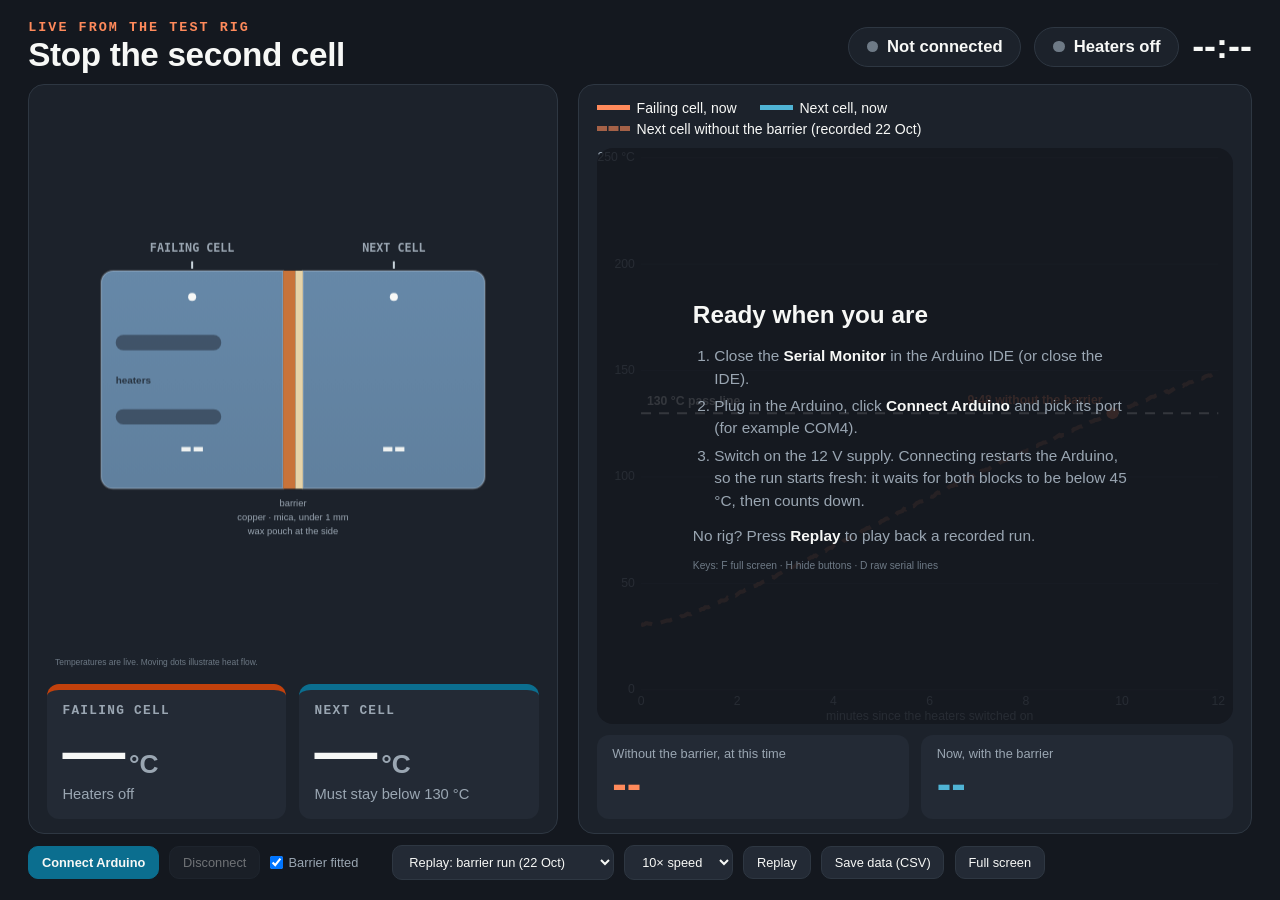
<file: rig-dashboard.html>
<!doctype html>
<html lang="en">
<head>
<meta charset="utf-8">
<meta name="viewport" content="width=device-width, initial-scale=1">
<title>Stop the Second Cell — Live</title>
<style>
:root{
  --bg:#14181F; --panel:#1C222B; --panel2:#232A35; --line:#2E3742;
  --text:#F7F8F6; --muted:#9AA6B2; --dim:#6E7A86;
  --hot:#FF8A5B; --hot2:#C2410C; --cool:#4FB3D4; --cool2:#0B6E8F; --bad:#FF5C5C; --ok:#5FD08A;
}
*{box-sizing:border-box;margin:0;padding:0}
html,body{height:100%;background:var(--bg);color:var(--text);font-family:"Segoe UI","Helvetica Neue",Arial,sans-serif;overflow:hidden}
.num{font-variant-numeric:tabular-nums}
.mono{font-family:Consolas,"Courier New",monospace}
#app{height:100vh;display:grid;grid-template-rows:auto 1fr auto;gap:1.2vh;padding:2.2vh 2.2vw}
header{display:flex;align-items:center;justify-content:space-between;gap:2vw}
.brand{display:flex;flex-direction:column;gap:.4vh}
.eyebrow{font-family:Consolas,"Courier New",monospace;font-weight:700;letter-spacing:.15em;text-transform:uppercase;color:var(--hot);font-size:clamp(11px,1.05vw,20px)}
h1{font-size:clamp(20px,2.6vw,50px);font-weight:600;letter-spacing:-.01em;line-height:1.05}
.status{display:flex;align-items:center;gap:1vw}
.pill{display:flex;align-items:center;gap:.7vw;background:var(--panel);border:1px solid var(--line);border-radius:999px;padding:1vh 1.4vw;font-size:clamp(13px,1.3vw,26px);font-weight:600;white-space:nowrap}
.dot{width:clamp(10px,.9vw,18px);height:clamp(10px,.9vw,18px);border-radius:50%;background:var(--dim);flex:none}
.dot.on{background:#FF4D2E;box-shadow:0 0 12px 4px rgba(255,77,46,.7);animation:pulse 1.2s infinite}
.dot.live{background:var(--ok);box-shadow:0 0 10px 2px rgba(95,208,138,.6)}
@keyframes pulse{50%{box-shadow:0 0 4px 1px rgba(255,77,46,.4)}}
.clock{font-size:clamp(22px,2.8vw,56px);font-weight:700}
main{display:grid;grid-template-columns:minmax(0,44fr) minmax(0,56fr);gap:1.6vw;min-height:0}
.panel{background:var(--panel);border:1px solid var(--line);border-radius:16px;min-height:0;position:relative}
#left{display:grid;grid-template-rows:1fr auto;gap:1.4vh;padding:1.6vh 1.4vw}
#sceneWrap{position:relative;min-height:0}
#scene{position:absolute;inset:0;width:100%;height:100%}
.readouts{display:grid;grid-template-columns:minmax(0,1fr) minmax(0,1fr);gap:1vw}
.card{overflow:hidden;background:var(--panel2);border-radius:12px;padding:1.4vh 1.2vw;border-top:6px solid var(--hot2);display:flex;flex-direction:column;gap:.3vh}
.card.n{border-top-color:var(--cool2)}
.card .lab{font-family:Consolas,"Courier New",monospace;font-weight:700;letter-spacing:.1em;font-size:clamp(11px,1vw,19px);color:var(--muted)}
.card .big{font-size:clamp(36px,4.9vw,104px);font-weight:700;line-height:1}
.card .big small{font-size:.42em;font-weight:600;color:var(--muted);margin-left:.15em}
.card .sub{font-size:clamp(12px,1.15vw,22px);color:var(--muted);min-height:1.4em}
.card .sub.good{color:var(--cool)}
.card .sub.bad{color:var(--bad);font-weight:700}
#right{display:grid;grid-template-rows:auto 1fr auto;gap:1.2vh;padding:1.6vh 1.4vw}
.legend{display:flex;flex-wrap:wrap;gap:.6vh 1.8vw;font-size:clamp(12px,1.1vw,21px);color:var(--text)}
.legend span{display:flex;align-items:center;gap:.5vw}
.sw{width:2.6vw;min-width:22px;height:0;border-top:5px solid}
#graphWrap{position:relative;min-height:0}
#graph{position:absolute;inset:0;width:100%;height:100%}
.compare{display:grid;grid-template-columns:minmax(0,1fr) minmax(0,1fr);gap:1vw}
.cmp{background:var(--panel2);border-radius:12px;padding:1.2vh 1.2vw;display:flex;flex-direction:column;gap:.2vh}
.cmp .lab{font-size:clamp(11px,1vw,19px);color:var(--muted)}
.cmp .v{font-size:clamp(28px,3.4vw,70px);font-weight:700;line-height:1.05}
.cmp.ghost .v{color:var(--hot)}
.cmp.now .v{color:var(--cool)}
footer{display:flex;align-items:center;gap:.8vw;flex-wrap:wrap;transition:opacity .4s}
footer.hide{opacity:0;pointer-events:none}
button,select{font:inherit;font-size:clamp(12px,1vw,18px);background:var(--panel2);color:var(--text);border:1px solid var(--line);border-radius:10px;padding:.9vh 1vw;cursor:pointer}
button:hover{border-color:var(--muted)}
button.primary{background:var(--cool2);border-color:var(--cool2);font-weight:700}
button:disabled{opacity:.4;cursor:default}
label.chk{display:flex;align-items:center;gap:.4vw;font-size:clamp(12px,1vw,18px);color:var(--muted)}
#lastLine{margin-left:auto;font-size:clamp(10px,.85vw,15px);color:var(--dim);max-width:34vw;white-space:nowrap;overflow:hidden;text-overflow:ellipsis}
#banner{position:fixed;left:50%;top:2vh;transform:translateX(-50%);background:#3A1F1F;border:1px solid var(--bad);color:var(--text);padding:1.2vh 1.6vw;border-radius:12px;font-size:clamp(13px,1.2vw,22px);display:none;z-index:10;max-width:80vw}
#welcome{position:absolute;inset:0;display:flex;align-items:center;justify-content:center;padding:2vh 2vw;background:rgba(20,24,31,.86);border-radius:16px;z-index:2}
#welcome .box{max-width:52ch;display:flex;flex-direction:column;gap:1.4vh;font-size:clamp(13px,1.2vw,22px);line-height:1.45;color:var(--muted)}
#welcome h2{color:var(--text);font-size:clamp(18px,1.9vw,36px);font-weight:600}
#welcome ol{padding-left:1.4em;display:flex;flex-direction:column;gap:.6vh}
#welcome b{color:var(--text)}
#debug{position:fixed;right:2vw;bottom:9vh;width:40vw;height:40vh;background:#0E1116;border:1px solid var(--line);border-radius:10px;padding:1vh 1vw;font-family:Consolas,monospace;font-size:13px;color:#B7C4CE;overflow:auto;white-space:pre;display:none;z-index:9}
.note{font-size:clamp(10px,.8vw,15px);color:var(--dim)}
</style>
</head>
<body>
<div id="app">
  <header>
    <div class="brand">
      <div class="eyebrow" id="modeLabel">Live from the test rig</div>
      <h1>Stop the second cell</h1>
    </div>
    <div class="status">
      <div class="pill"><span class="dot" id="connDot"></span><span id="phaseText">Not connected</span></div>
      <div class="pill"><span class="dot" id="heatDot"></span><span id="heatText">Heaters off</span></div>
      <div class="clock num" id="clock">--:--</div>
    </div>
  </header>

  <main>
    <section class="panel" id="left">
      <div id="sceneWrap"><canvas id="scene"></canvas></div>
      <div class="readouts">
        <div class="card"><div class="lab">FAILING CELL</div><div class="big num" id="srcBig">--<small>°C</small></div><div class="sub" id="srcSub">Heated by two 40 W heaters</div></div>
        <div class="card n"><div class="lab">NEXT CELL</div><div class="big num" id="nbrBig">--<small>°C</small></div><div class="sub" id="nbrSub">Must stay below 130 °C</div></div>
      </div>
    </section>

    <section class="panel" id="right">
      <div class="legend">
        <span><i class="sw" style="border-color:var(--hot)"></i>Failing cell, now</span>
        <span><i class="sw" style="border-color:var(--cool)"></i>Next cell, now</span>
        <span id="ghostLegend"><i class="sw" style="border-top-style:dashed;border-color:rgba(255,138,91,.6)"></i>Next cell without the barrier (recorded 22 Oct)</span>
      </div>
      <div id="graphWrap"><canvas id="graph"></canvas>
        <div id="welcome"><div class="box">
          <h2>Ready when you are</h2>
          <ol>
            <li>Close the <b>Serial Monitor</b> in the Arduino IDE (or close the IDE).</li>
            <li>Plug in the Arduino, click <b>Connect Arduino</b> and pick its port (for example COM4).</li>
            <li>Switch on the 12 V supply. Connecting restarts the Arduino, so the run starts fresh: it waits for both blocks to be below 45 °C, then counts down.</li>
          </ol>
          <div>No rig? Press <b>Replay</b> to play back a recorded run.</div>
          <div class="note">Keys: F full screen · H hide buttons · D raw serial lines</div>
        </div></div>
      </div>
      <div class="compare">
        <div class="cmp ghost"><div class="lab" id="ghostCmpLab">Without the barrier, at this time</div><div class="v num" id="ghostCmp">--</div></div>
        <div class="cmp now"><div class="lab" id="nowCmpLab">Now, with the barrier</div><div class="v num" id="nowCmp">--</div></div>
      </div>
    </section>
  </main>

  <footer id="controls">
    <button class="primary" id="btnConnect">Connect Arduino</button>
    <button id="btnDisconnect" disabled>Disconnect</button>
    <label class="chk"><input type="checkbox" id="chkBarrier" checked> Barrier fitted</label>
    <span style="width:1vw"></span>
    <select id="selReplay">
      <option value="barrierA">Replay: barrier run (22 Oct)</option>
      <option value="baseline">Replay: no-barrier run (22 Oct)</option>
    </select>
    <select id="selSpeed">
      <option value="1">1× speed</option>
      <option value="10" selected>10× speed</option>
      <option value="30">30× speed</option>
    </select>
    <button id="btnReplay">Replay</button>
    <button id="btnSave">Save data (CSV)</button>
    <button id="btnFull">Full screen</button>
    <span id="lastLine" class="mono"></span>
  </footer>
</div>
<div id="banner"></div>
<div id="debug"></div>

<script>
const RECORDED={"baseline":{"label":"No-barrier run, 22 Oct","barrier":false,"heatEnd":900,"rows":[[0,35.0,31.0],[2,35.0,30.5],[4,35.75,30.75],[6,35.75,31.25],[8,36.0,31.25],[10,36.25,31.0],[12,36.25,31.0],[14,36.25,30.75],[16,37.0,31.0],[18,37.5,31.0],[20,38.5,31.5],[22,38.5,31.5],[24,39.25,31.5],[26,40.0,31.75],[28,40.75,32.0],[30,41.25,32.25],[32,42.25,32.5],[34,42.5,32.5],[36,43.5,32.5],[38,43.75,33.0],[40,45.0,33.25],[42,45.5,33.5],[44,46.5,33.75],[46,46.75,34.0],[48,47.75,33.75],[50,48.5,34.5],[52,48.75,34.5],[54,49.75,34.75],[56,50.75,35.25],[58,51.5,35.75],[60,52.0,35.5],[62,52.5,35.5],[64,53.0,36.25],[66,53.5,36.5],[68,54.75,36.75],[70,55.25,37.0],[72,55.5,37.25],[74,56.75,37.5],[76,57.5,38.0],[78,58.0,38.0],[80,58.75,38.75],[82,59.25,38.75],[84,59.75,38.75],[86,60.75,39.25],[88,61.0,39.75],[90,61.75,40.25],[92,61.75,40.5],[94,63.0,40.75],[96,63.5,41.0],[98,64.0,41.25],[100,64.75,42.0],[102,65.5,42.0],[104,65.75,42.0],[106,66.5,42.25],[108,67.0,43.25],[110,67.25,43.0],[112,68.25,43.25],[114,68.75,43.5],[116,69.25,44.5],[118,69.75,44.25],[120,70.5,44.75],[122,71.0,45.5],[124,71.5,46.0],[126,72.25,46.0],[128,72.5,46.25],[130,73.25,47.0],[132,73.75,47.25],[134,74.25,47.75],[136,74.75,48.0],[138,75.5,48.5],[140,75.75,48.5],[142,76.5,48.75],[144,77.25,49.0],[146,77.5,49.75],[148,78.0,49.75],[150,78.5,50.25],[152,79.0,50.75],[154,79.5,51.0],[156,80.0,51.25],[158,80.5,51.75],[160,81.0,52.0],[162,81.75,52.75],[164,82.25,53.0],[166,83.0,52.75],[168,82.75,53.25],[170,83.75,54.0],[172,83.5,54.5],[174,84.75,54.75],[176,85.0,55.25],[178,85.5,55.75],[180,86.25,56.0],[182,86.25,56.25],[184,87.25,56.25],[186,87.25,57.0],[188,87.75,57.5],[190,88.25,57.75],[192,88.0,58.0],[194,89.25,58.75],[196,89.75,59.0],[198,90.25,59.25],[200,90.0,59.75],[202,90.75,59.5],[204,91.25,60.5],[206,91.75,61.0],[208,92.5,61.25],[210,93.0,61.75],[212,93.5,62.25],[214,93.75,62.25],[216,94.5,63.0],[218,94.5,62.75],[220,95.25,63.75],[222,95.75,64.25],[224,96.0,64.75],[226,96.75,64.75],[228,96.75,65.25],[230,97.5,65.25],[232,97.5,66.0],[234,98.25,66.5],[236,98.75,66.75],[238,98.75,66.75],[240,99.0,67.75],[242,99.75,68.0],[244,100.25,68.25],[246,100.5,68.75],[248,101.25,69.0],[250,101.25,68.75],[252,101.75,69.75],[254,102.0,70.25],[256,102.5,70.25],[258,103.25,70.75],[260,103.5,71.5],[262,104.25,71.5],[264,104.25,72.0],[266,104.75,72.5],[268,105.25,73.0],[270,105.75,73.25],[272,106.0,73.75],[274,106.75,73.75],[276,107.0,74.75],[278,107.5,75.0],[280,107.25,75.5],[282,108.0,76.0],[284,108.25,76.0],[286,109.0,76.5],[288,109.0,77.0],[290,109.75,77.25],[292,110.0,77.5],[294,111.0,78.25],[296,111.0,78.25],[298,111.5,78.5],[300,112.0,79.25],[302,111.75,79.5],[304,112.25,80.0],[306,112.75,80.5],[308,112.75,80.5],[310,113.75,81.25],[312,114.0,81.25],[314,114.5,81.5],[316,115.0,82.5],[318,115.25,82.25],[320,115.5,83.25],[322,115.5,83.5],[324,116.5,83.75],[326,116.75,84.0],[328,117.25,85.0],[330,117.5,84.75],[332,117.5,85.5],[334,118.25,85.25],[336,118.25,86.25],[338,119.0,86.25],[340,119.25,86.25],[342,119.0,87.0],[344,120.0,87.75],[346,120.5,88.0],[348,121.0,88.5],[350,121.25,88.5],[352,121.75,88.75],[354,121.5,89.25],[356,122.25,89.5],[358,122.75,90.5],[360,123.0,91.0],[362,123.0,90.75],[364,123.25,90.75],[366,124.0,91.25],[368,124.25,92.25],[370,124.5,92.75],[372,124.75,92.5],[374,125.5,92.75],[376,126.0,93.0],[378,126.25,94.25],[380,126.5,94.25],[382,127.0,94.5],[384,127.25,95.25],[386,127.5,95.75],[388,127.75,95.75],[390,128.25,96.0],[392,128.5,96.75],[394,129.25,96.25],[396,129.5,96.75],[398,129.75,97.75],[400,129.75,97.5],[402,130.5,98.25],[404,130.5,98.75],[406,131.25,99.0],[408,131.25,99.0],[410,132.0,99.75],[412,132.0,100.25],[414,132.5,100.5],[416,132.25,100.75],[418,132.75,101.5],[420,133.0,102.0],[422,133.75,101.25],[424,134.0,102.75],[426,134.0,103.0],[428,135.0,103.0],[430,135.0,103.5],[432,135.25,103.5],[434,135.5,103.75],[436,136.0,104.5],[438,136.25,105.0],[440,137.25,105.0],[442,137.0,105.5],[444,137.75,105.75],[446,137.75,106.0],[448,138.0,106.75],[450,138.0,107.25],[452,139.0,107.5],[454,139.0,107.75],[456,139.5,108.0],[458,139.5,108.75],[460,140.0,109.0],[462,140.25,109.0],[464,141.0,109.75],[466,141.0,110.0],[468,141.25,110.25],[470,141.25,110.5],[472,142.0,110.75],[474,142.0,111.25],[476,143.0,111.75],[478,143.0,112.0],[480,143.0,112.0],[482,143.75,112.5],[484,144.0,112.5],[486,144.25,113.25],[488,143.75,113.75],[490,145.0,114.0],[492,144.75,114.5],[494,145.5,114.5],[496,146.0,115.25],[498,146.5,115.5],[500,146.5,115.75],[502,146.5,116.25],[504,147.25,116.25],[506,147.25,116.5],[508,147.5,117.25],[510,147.75,117.0],[512,148.25,118.0],[514,148.25,117.75],[516,149.0,118.25],[518,149.25,118.75],[520,149.25,119.25],[522,149.75,119.75],[524,149.75,119.25],[526,150.25,119.75],[528,150.25,119.75],[530,151.0,120.25],[532,151.25,120.75],[534,151.75,121.0],[536,151.25,121.75],[538,152.25,121.75],[540,152.75,122.5],[542,152.5,122.75],[544,153.0,123.0],[546,153.75,123.5],[548,153.75,123.75],[550,154.0,123.75],[552,154.25,124.25],[554,154.75,124.0],[556,154.5,124.5],[558,154.75,125.25],[560,155.25,125.75],[562,156.0,126.0],[564,156.25,126.25],[566,156.5,126.75],[568,156.5,126.75],[570,157.0,127.0],[572,156.75,127.25],[574,157.5,127.75],[576,157.25,128.0],[578,158.0,128.5],[580,157.75,128.75],[582,158.5,128.75],[584,158.5,128.75],[586,158.75,129.25],[588,159.25,130.0],[590,159.75,130.0],[592,160.0,130.75],[594,160.25,130.75],[596,160.75,131.0],[598,160.25,131.0],[600,160.75,131.25],[602,161.25,131.75],[604,161.5,132.5],[606,162.0,132.75],[608,161.75,133.0],[610,162.25,133.0],[612,163.0,133.5],[614,163.0,133.75],[616,163.0,134.5],[618,163.5,134.25],[620,163.5,134.75],[622,164.25,135.25],[624,164.5,135.5],[626,164.75,136.0],[628,164.75,136.0],[630,165.5,136.0],[632,165.25,136.5],[634,165.5,137.0],[636,166.25,137.5],[638,166.5,137.75],[640,166.75,137.75],[642,167.0,138.25],[644,167.25,138.5],[646,167.75,138.75],[648,167.75,139.25],[650,167.75,139.5],[652,168.0,139.25],[654,168.75,140.0],[656,168.75,140.25],[658,168.75,139.75],[660,169.5,140.25],[662,169.5,140.75],[664,170.0,141.25],[666,170.25,141.75],[668,170.5,142.0],[670,170.75,142.25],[672,170.75,142.5],[674,171.0,143.0],[676,171.5,142.75],[678,172.0,143.5],[680,171.75,143.5],[682,172.0,144.0],[684,172.75,144.5],[686,173.0,144.5],[688,173.25,144.75],[690,173.25,145.25],[692,173.75,145.25],[694,173.75,145.75],[696,174.25,146.0],[698,174.25,146.5],[700,174.25,146.25],[702,175.0,146.75],[704,175.5,147.25],[706,175.5,147.5],[708,175.75,147.75],[710,176.0,147.5],[712,176.0,148.0],[714,176.0,148.5],[716,176.5,148.25],[718,177.0,148.75],[720,177.25,148.75],[722,177.0,149.75],[724,178.0,149.75],[726,177.75,150.0],[728,178.25,150.25],[730,178.5,150.5],[732,178.75,150.75],[734,179.0,151.0],[736,179.25,151.5],[738,179.25,151.25],[740,179.75,151.5],[742,180.0,152.0],[744,180.25,152.25],[746,180.25,152.5],[748,180.5,153.25],[750,180.75,153.25],[752,181.25,153.25],[754,181.5,154.0],[756,181.75,154.0],[758,181.75,154.25],[760,181.75,154.25],[762,182.5,154.5],[764,182.75,155.25],[766,182.25,155.0],[768,183.0,156.0],[770,183.0,156.0],[772,183.75,156.0],[774,183.5,156.25],[776,184.0,156.75],[778,184.75,157.0],[780,184.5,157.25],[782,184.75,157.5],[784,185.0,157.75],[786,185.5,158.0],[788,185.25,158.25],[790,185.75,158.25],[792,185.5,158.75],[794,186.25,159.0],[796,186.5,158.75],[798,187.0,159.25],[800,187.25,159.75],[802,187.5,159.75],[804,186.75,160.25],[806,188.0,159.75],[808,188.0,160.75],[810,188.0,161.0],[812,188.25,161.5],[814,188.5,161.0],[816,189.0,161.5],[818,189.25,162.0],[820,188.75,162.25],[822,189.5,162.75],[824,190.0,162.75],[826,189.75,163.25],[828,190.5,163.25],[830,190.75,163.5],[832,190.5,163.5],[834,191.0,164.25],[836,190.75,164.25],[838,191.25,164.75],[840,191.5,164.75],[842,191.25,165.0],[844,192.0,165.25],[846,192.25,165.5],[848,192.5,165.5],[850,192.75,166.0],[852,192.75,166.25],[854,193.5,166.25],[856,193.5,166.0],[858,193.25,167.0],[860,193.75,167.25],[862,193.5,167.0],[864,194.25,167.75],[866,194.75,168.0],[868,195.0,168.25],[870,195.0,168.25],[872,195.25,168.25],[874,195.25,169.0],[876,195.5,169.25],[878,195.0,169.25],[880,196.0,169.25],[882,196.0,169.5],[884,195.75,170.0],[886,196.5,170.25],[888,197.0,170.25],[890,196.75,171.0],[892,197.5,171.0],[894,197.5,170.5],[896,197.5,171.75],[898,198.0,171.0],[900,198.0,172.0],[902,198.25,172.0],[904,198.5,172.5],[906,199.5,172.5],[908,199.25,172.5],[910,199.25,173.25],[912,199.5,173.25],[914,198.75,173.5],[916,199.5,173.75],[918,199.5,174.0],[920,198.75,174.5],[922,199.0,174.75],[924,198.75,174.75],[926,198.25,174.25],[928,198.25,175.0],[930,197.75,175.25],[932,197.25,174.5],[934,197.25,174.75],[936,197.0,175.25],[938,196.25,174.75],[940,196.0,175.0],[942,195.75,174.75],[944,194.75,175.5],[946,194.75,175.25],[948,194.5,175.5],[950,193.75,175.25],[952,193.25,175.25],[954,193.0,175.25],[956,192.75,175.25],[958,192.0,175.25],[960,192.25,175.5],[962,191.75,175.25],[964,190.5,175.25],[966,190.5,175.0],[968,191.0,175.0],[970,190.5,175.5],[972,190.25,175.5],[974,190.0,175.25],[976,189.0,175.5],[978,189.0,175.25],[980,188.75,175.0],[982,188.25,175.25],[984,188.25,175.25],[986,187.5,175.25],[988,187.5,175.0],[990,187.25,175.25],[992,187.0,175.0],[994,186.5,174.5],[996,186.5,174.75],[998,186.0,174.5],[1000,186.0,174.75],[1002,185.0,174.5],[1004,185.5,174.5],[1006,185.0,174.25],[1008,184.5,174.0],[1010,184.5,174.25],[1012,184.0,174.0],[1014,183.75,174.0],[1016,183.75,174.0],[1018,183.5,174.0],[1020,183.25,173.25],[1022,183.0,173.75],[1024,182.5,173.5],[1026,182.0,173.5],[1028,182.25,173.5],[1030,181.75,173.5],[1032,181.0,173.25],[1034,180.75,173.25],[1036,181.25,173.5],[1038,181.0,173.25],[1040,180.0,172.5],[1042,180.5,173.25],[1044,180.25,173.0],[1046,180.25,172.75],[1048,179.5,172.5],[1050,180.0,172.0],[1052,179.5,171.75],[1054,179.25,172.25],[1056,179.0,172.25],[1058,179.25,172.0],[1060,178.75,172.0],[1062,178.75,171.75],[1064,177.25,171.75],[1066,177.5,171.75],[1068,177.75,171.5],[1070,177.75,171.25],[1072,177.0,170.75],[1074,177.5,170.75],[1076,176.75,171.0],[1078,176.75,170.75],[1080,176.75,170.5],[1082,176.25,170.5],[1084,176.25,170.5],[1086,176.0,170.25],[1088,175.5,170.0],[1090,175.5,170.0],[1092,174.75,170.0],[1094,175.5,169.5],[1096,175.0,169.25],[1098,175.0,169.75],[1100,174.5,169.25],[1102,174.0,169.5],[1104,174.0,168.75],[1106,174.25,168.5],[1108,174.0,169.5],[1110,173.5,168.5],[1112,173.0,168.5],[1114,173.5,168.5],[1116,173.0,168.75],[1118,173.0,168.5],[1120,173.0,168.0],[1122,172.0,167.75],[1124,172.75,168.25],[1126,172.0,167.75],[1128,172.0,167.5],[1130,172.0,167.5],[1132,171.75,167.25],[1136,171.5,167.25],[1138,171.25,167.5],[1140,171.0,167.25],[1142,170.75,167.0],[1144,171.0,167.0],[1146,170.5,166.0],[1148,170.25,166.5],[1150,170.5,166.5],[1152,170.25,166.25],[1154,169.5,165.75],[1156,169.75,166.0],[1158,169.75,165.5],[1160,169.75,165.5],[1162,169.5,165.75],[1164,168.75,165.0],[1166,169.25,165.25],[1168,169.0,165.0],[1170,168.75,164.75],[1172,168.5,165.0],[1174,167.75,164.75],[1176,168.25,164.5],[1178,168.0,164.5],[1180,167.75,164.5],[1182,167.75,163.75],[1184,167.25,164.0],[1186,167.5,163.75],[1188,167.5,164.0],[1190,167.0,164.0],[1192,167.0,163.25],[1194,167.0,163.5],[1196,166.75,162.75],[1198,166.5,163.25],[1200,165.5,163.0],[1202,166.25,162.75],[1204,165.5,163.0],[1206,165.5,162.5],[1208,165.75,162.25],[1210,165.5,162.5],[1212,165.25,162.0],[1214,165.25,162.0],[1216,165.0,161.75],[1218,164.75,162.0],[1220,164.75,161.25],[1222,164.25,161.5],[1224,164.0,161.5],[1226,163.75,161.0],[1228,164.0,161.25],[1230,164.25,160.75],[1232,164.0,161.0],[1234,163.0,160.5],[1236,162.75,160.75],[1238,163.5,160.5],[1240,162.5,160.25],[1242,162.75,160.0],[1244,162.5,160.5],[1246,162.5,160.0],[1248,162.75,159.5],[1250,162.75,159.5],[1252,162.5,159.5],[1254,162.25,159.5],[1256,161.75,159.25],[1258,162.0,159.0],[1260,161.75,159.0],[1262,161.5,158.25],[1264,161.75,158.75],[1266,161.5,158.5],[1268,161.25,158.25],[1270,161.0,158.0],[1272,160.75,158.25],[1274,160.75,158.0],[1276,160.25,158.0],[1278,160.25,157.75],[1280,160.75,157.5],[1282,160.25,158.0],[1284,160.25,157.5],[1286,159.75,157.25],[1288,159.5,157.0],[1290,159.75,157.0],[1292,159.0,157.25],[1294,159.0,157.25],[1296,159.5,156.5],[1298,159.25,156.75],[1300,159.25,156.0],[1302,159.0,156.25],[1304,158.75,156.25],[1306,158.5,155.5],[1308,158.25,156.0],[1310,158.0,156.25],[1312,158.0,155.5],[1314,158.25,155.0],[1316,158.0,154.75],[1318,157.5,155.0],[1320,157.75,155.0],[1322,157.75,155.25],[1324,157.25,154.75],[1326,157.25,155.0],[1328,157.25,154.5],[1330,157.0,154.5],[1332,157.0,154.25],[1334,156.75,154.0],[1336,156.25,154.0],[1338,156.5,154.0],[1340,156.5,153.75],[1342,156.5,153.25],[1344,156.25,153.0],[1346,156.0,153.75],[1348,155.75,153.0],[1350,155.5,153.25],[1352,155.25,153.0],[1354,154.75,153.25],[1356,155.25,152.75],[1358,155.25,152.75],[1360,154.75,152.25],[1362,155.0,152.25],[1364,154.5,151.75],[1366,154.25,151.75],[1368,154.25,152.0],[1370,154.5,151.5],[1372,154.0,151.5],[1374,154.0,151.75],[1376,154.0,151.5],[1378,154.0,151.25],[1380,153.75,151.25],[1382,153.75,151.0],[1384,153.5,150.75],[1386,153.25,151.0],[1388,152.75,151.0],[1390,153.0,150.5],[1392,152.75,150.25],[1394,153.0,150.75],[1396,152.75,150.0],[1398,152.5,150.0],[1400,152.0,150.25],[1402,152.25,150.0],[1404,151.75,149.75],[1406,152.0,149.75],[1408,152.0,150.0],[1410,152.0,149.75],[1412,151.75,149.0],[1414,151.25,149.5],[1416,151.0,149.25],[1418,151.25,149.0],[1420,151.25,148.75],[1422,150.5,148.25],[1424,150.75,148.75],[1426,150.75,148.5],[1428,150.75,148.5],[1430,150.5,148.5],[1432,150.5,148.25],[1434,149.75,148.0],[1436,150.0,148.0],[1438,149.75,147.75],[1440,150.0,147.0],[1442,150.0,147.75],[1444,150.0,147.0],[1446,149.25,147.25],[1448,149.5,147.5],[1450,149.25,146.75],[1452,149.25,147.0],[1454,149.0,146.0],[1456,149.0,146.75],[1458,148.75,146.5],[1460,148.75,146.25],[1462,148.5,146.5],[1464,148.0,146.25],[1466,148.0,146.25],[1468,148.25,146.0],[1470,148.25,145.5],[1472,148.25,145.5],[1474,148.0,145.5],[1476,147.5,144.75],[1478,147.5,145.25],[1480,147.75,145.25],[1482,147.5,145.0],[1484,147.25,145.0],[1486,147.25,145.0],[1488,146.75,144.5],[1490,147.0,144.5],[1492,147.0,144.25],[1494,146.75,144.5],[1496,146.5,144.25],[1498,146.0,144.0],[1500,145.75,144.0]]},"barrierA":{"label":"Barrier run, 22 Oct","barrier":true,"heatEnd":839,"rows":[[0,29.5,28.0],[2,29.5,28.25],[4,29.5,28.25],[6,29.5,28.25],[8,30.0,28.25],[10,30.0,28.25],[12,30.25,28.25],[14,30.5,28.25],[16,31.0,28.25],[18,31.5,28.5],[20,31.75,28.25],[22,32.75,28.25],[24,33.25,28.25],[26,34.0,28.25],[28,34.75,28.25],[30,35.5,28.25],[32,36.5,28.25],[34,37.75,28.25],[36,38.25,28.25],[38,39.25,28.25],[40,39.75,28.25],[42,40.75,28.25],[44,42.0,28.25],[46,42.75,28.5],[48,43.75,28.5],[50,44.5,28.25],[52,45.5,28.25],[54,46.5,28.25],[56,47.5,28.25],[58,47.75,28.25],[60,49.0,28.5],[62,49.75,28.5],[64,50.75,28.5],[66,51.5,28.5],[68,52.5,28.5],[70,53.5,28.5],[72,54.25,28.25],[74,55.25,28.25],[76,56.0,28.25],[78,57.0,28.25],[80,58.0,28.5],[82,58.75,28.5],[84,59.5,28.5],[86,60.0,28.25],[88,60.75,28.5],[90,62.0,28.5],[92,62.75,28.25],[94,63.25,28.25],[96,64.25,28.25],[98,65.25,28.25],[100,65.75,28.25],[102,67.0,28.5],[104,67.75,28.5],[106,68.5,28.5],[108,69.25,28.5],[110,70.25,28.5],[112,71.0,28.5],[114,71.75,28.5],[116,72.5,28.5],[118,73.25,28.5],[120,74.25,28.5],[122,75.0,28.5],[124,75.75,28.5],[126,76.5,28.5],[128,77.0,28.5],[130,78.0,28.5],[132,78.75,28.5],[134,79.25,28.5],[136,80.25,28.5],[138,81.0,28.5],[140,81.75,28.5],[142,82.75,28.5],[144,83.5,28.5],[146,84.25,28.5],[148,85.0,28.5],[150,85.25,28.5],[152,86.25,28.75],[154,87.25,28.75],[156,88.0,28.75],[158,88.5,28.5],[160,89.5,28.5],[162,90.25,28.5],[164,90.5,28.5],[166,91.5,28.5],[168,91.75,28.5],[170,93.0,28.5],[172,94.0,28.5],[174,94.5,28.5],[176,95.25,28.75],[178,96.0,28.75],[180,96.5,28.75],[182,97.25,28.5],[184,98.0,28.5],[186,98.5,28.5],[188,99.5,28.5],[190,100.25,28.5],[192,101.0,28.5],[194,101.75,28.75],[196,102.5,28.75],[198,103.25,29.0],[200,103.5,29.0],[202,104.25,29.0],[204,104.5,29.0],[206,105.75,29.0],[208,106.25,29.0],[210,107.0,29.0],[212,107.75,29.0],[214,108.25,29.0],[216,109.0,29.0],[218,109.5,29.0],[220,110.25,29.25],[222,111.0,29.25],[224,111.5,29.25],[226,112.25,29.0],[228,113.0,29.0],[230,113.5,29.0],[232,114.25,29.0],[234,114.75,29.0],[236,115.25,29.25],[238,116.25,29.25],[240,116.5,29.25],[242,117.25,29.25],[244,118.25,29.0],[246,118.75,29.25],[248,119.25,29.25],[250,120.0,29.25],[252,120.25,29.25],[254,120.75,29.25],[256,121.5,29.25],[258,122.25,29.0],[260,122.5,29.25],[262,123.25,29.0],[264,124.0,29.25],[266,124.5,29.25],[268,125.25,29.25],[270,125.5,29.25],[272,126.25,29.25],[274,127.25,29.5],[276,127.5,29.5],[278,128.25,29.5],[280,128.75,29.5],[282,129.25,29.5],[284,130.0,29.5],[286,130.75,29.5],[288,131.0,29.5],[290,131.75,29.5],[292,132.0,29.25],[294,133.0,29.5],[296,133.5,29.5],[298,133.75,29.5],[300,134.5,29.75],[302,135.0,29.75],[304,135.75,29.75],[306,135.75,29.75],[308,136.5,29.75],[310,137.25,29.75],[312,137.75,29.75],[314,138.75,29.75],[316,139.0,29.75],[318,139.25,29.75],[320,139.75,29.75],[322,140.5,29.75],[324,141.0,30.0],[326,141.5,30.0],[328,142.25,30.0],[330,142.25,30.0],[332,143.25,30.0],[334,143.75,30.0],[336,144.5,30.0],[338,144.75,30.25],[340,145.0,30.25],[342,145.75,30.25],[344,146.5,30.25],[346,146.5,30.25],[348,147.5,30.25],[350,147.75,30.25],[352,148.0,30.25],[354,148.5,30.25],[356,149.25,30.5],[358,149.5,30.5],[360,150.0,30.5],[362,150.75,30.5],[364,151.25,30.25],[366,151.75,30.25],[368,152.25,30.25],[370,153.0,30.25],[372,153.25,30.25],[374,154.0,30.5],[376,154.25,30.5],[378,154.5,30.5],[380,155.25,30.5],[382,155.5,30.5],[384,156.0,30.5],[386,156.75,30.75],[388,156.75,30.75],[390,157.5,30.75],[392,158.0,30.75],[394,158.25,30.75],[396,158.75,30.75],[398,159.0,30.75],[400,159.5,30.75],[402,160.25,30.75],[404,160.75,30.75],[406,161.5,30.75],[408,161.5,31.0],[410,162.0,30.75],[412,162.75,31.0],[414,163.0,31.0],[416,163.5,31.25],[418,163.75,31.0],[420,164.5,31.0],[422,165.0,31.0],[424,165.25,31.0],[426,165.5,31.0],[428,166.0,31.25],[430,166.5,31.25],[432,167.0,31.5],[434,167.0,31.5],[436,167.5,31.25],[438,168.25,31.0],[440,168.5,31.25],[442,169.0,31.25],[444,169.75,31.25],[446,170.0,31.5],[448,170.5,31.5],[450,170.5,31.5],[452,171.25,31.5],[454,172.0,31.5],[456,172.25,31.75],[458,172.5,31.75],[460,173.0,31.75],[462,173.25,31.75],[464,173.5,31.75],[466,174.25,31.75],[468,174.5,31.75],[470,174.75,31.75],[472,175.0,32.0],[474,175.5,32.0],[476,176.25,32.0],[478,176.5,32.0],[480,177.0,32.0],[482,177.25,32.0],[484,177.75,32.0],[486,177.75,32.0],[488,178.25,32.0],[490,179.0,32.0],[492,179.25,32.0],[494,179.75,32.0],[496,180.0,32.25],[498,180.5,32.25],[500,180.75,32.25],[502,181.25,32.25],[504,181.75,32.25],[506,182.25,32.25],[508,182.5,32.25],[510,183.0,32.25],[512,183.0,32.25],[514,183.25,32.25],[516,184.25,32.5],[518,184.5,32.5],[520,184.5,32.5],[522,185.0,32.5],[524,185.0,32.5],[526,185.75,32.5],[528,186.0,32.5],[530,186.5,32.5],[532,186.75,32.5],[534,187.0,32.5],[536,187.25,32.75],[538,188.0,32.75],[540,188.25,32.75],[542,188.75,32.75],[544,189.0,32.75],[546,189.25,32.75],[548,189.75,32.75],[550,190.0,33.0],[552,190.5,33.0],[554,190.75,33.0],[556,191.25,33.0],[558,191.5,33.0],[560,191.75,33.0],[562,192.0,33.0],[564,192.5,33.0],[566,192.75,33.25],[568,193.25,33.25],[570,193.75,33.25],[572,194.0,33.25],[574,194.25,33.25],[576,194.5,33.25],[578,194.5,33.25],[580,195.25,33.25],[582,195.75,33.25],[584,196.0,33.5],[586,196.25,33.5],[588,196.5,33.5],[590,196.75,33.5],[592,197.0,33.75],[594,197.5,33.75],[596,198.0,33.75],[598,198.25,33.75],[600,198.5,33.75],[602,198.75,33.75],[604,199.25,33.75],[606,199.25,34.0],[608,199.5,34.0],[610,200.0,34.0],[612,200.25,34.0],[614,200.75,34.0],[616,201.0,34.0],[618,201.75,34.0],[620,201.75,34.0],[622,202.0,34.25],[624,202.25,34.25],[626,202.5,34.25],[628,202.75,34.25],[630,203.0,34.25],[632,203.5,34.25],[634,203.75,34.5],[636,204.25,34.5],[638,204.5,34.5],[640,204.75,34.5],[642,205.0,34.5],[644,205.25,34.5],[646,205.5,34.75],[648,206.0,34.75],[650,206.5,34.75],[652,206.5,34.75],[654,207.25,34.75],[656,207.5,34.75],[658,208.0,34.75],[660,208.25,34.75],[662,208.25,34.75],[664,208.5,34.75],[666,208.75,35.0],[668,209.0,35.0],[670,209.25,35.0],[672,209.75,35.0],[674,210.25,35.0],[676,210.5,35.0],[678,210.75,35.25],[680,211.0,35.25],[682,211.5,35.25],[684,211.5,35.25],[686,212.0,35.25],[688,212.25,35.5],[690,212.5,35.5],[692,212.5,35.5],[694,213.0,35.5],[696,213.25,35.5],[698,213.25,35.5],[700,213.75,35.5],[702,213.75,35.75],[704,214.0,35.75],[706,214.75,35.75],[708,215.0,35.75],[710,215.0,35.75],[712,215.25,35.75],[714,215.75,35.75],[716,215.75,35.75],[718,216.0,36.0],[720,216.25,36.0],[722,216.75,36.0],[724,217.0,36.0],[726,217.25,36.0],[728,217.25,36.0],[730,217.75,36.0],[732,218.0,36.25],[734,218.25,36.25],[736,218.5,36.25],[738,218.5,36.25],[740,219.25,36.25],[742,219.25,36.25],[744,219.5,36.5],[746,219.75,36.5],[748,219.75,36.5],[750,220.0,36.5],[752,220.75,36.5],[754,221.0,36.5],[756,221.0,36.5],[758,221.0,36.75],[760,221.75,36.75],[762,222.0,36.75],[764,222.25,36.75],[766,222.5,37.0],[768,222.75,37.0],[770,223.0,37.0],[772,223.25,37.0],[774,223.5,37.0],[776,223.5,37.25],[778,224.0,37.25],[780,224.0,37.25],[782,224.5,37.25],[784,224.75,37.25],[786,225.0,37.25],[788,225.25,37.25],[790,225.5,37.5],[792,225.5,37.5],[794,226.0,37.5],[796,226.25,37.5],[798,226.5,37.5],[800,226.5,37.75],[802,226.75,37.75],[804,227.0,37.75],[806,227.25,37.75],[808,227.75,37.75],[810,228.0,37.75],[812,228.0,37.75],[814,228.25,37.75],[816,228.5,38.0],[818,228.75,38.0],[820,229.0,38.0],[822,229.5,38.0],[824,229.75,38.25],[826,230.0,38.25],[828,231.0,38.5],[830,231.0,38.5],[832,231.0,38.5],[834,231.25,38.5],[836,231.5,38.5],[838,231.5,38.5],[840,231.75,38.5],[842,231.75,38.75],[844,231.5,38.75],[846,231.25,38.75],[848,231.0,38.75],[850,230.5,39.0],[852,230.5,39.0],[854,230.0,39.0],[856,229.75,38.75],[858,229.5,38.75],[860,229.25,39.0],[862,229.0,39.0],[864,228.5,39.0],[866,228.25,39.0],[868,227.75,39.0],[870,227.5,39.0],[872,227.0,39.0],[874,226.75,39.0],[876,226.0,39.0],[878,226.0,39.25],[880,225.25,39.25],[882,224.25,39.25],[884,223.75,39.25],[886,223.5,39.25],[888,223.25,39.25],[890,222.5,39.25],[892,222.25,39.5],[894,222.25,39.5],[896,221.75,39.5],[898,221.75,39.5],[900,221.5,39.5],[902,221.25,39.5],[904,221.0,39.5],[906,220.5,39.75],[908,220.25,39.75],[910,220.0,39.75],[912,219.75,39.75],[914,219.5,39.75],[916,219.0,39.75],[918,218.75,39.5],[920,218.5,39.5],[922,218.25,39.25],[924,218.0,39.5],[926,217.5,39.5],[928,216.5,39.25],[930,216.25,39.25],[932,215.5,39.25],[934,215.0,39.25],[936,214.5,39.5],[938,214.0,39.5],[940,213.25,39.75],[942,213.0,39.75],[944,212.75,39.75],[946,212.5,39.75],[948,211.75,39.75],[950,211.0,39.75],[952,210.75,39.75],[954,210.25,39.5],[956,209.75,39.5],[958,209.5,39.5],[960,209.25,39.5],[962,209.0,39.25],[964,208.5,39.25],[966,208.0,39.25],[968,207.75,39.25],[970,207.25,39.75],[972,207.0,39.75],[974,206.5,39.75],[976,206.5,39.75],[978,205.75,39.75],[980,205.75,39.75],[982,205.25,39.75],[984,205.0,39.5],[986,204.5,39.5],[988,204.25,39.5],[990,204.0,39.5],[992,203.5,39.5],[994,203.0,39.5],[996,202.5,39.75],[998,202.5,39.5],[1000,202.0,39.75],[1002,201.75,39.75],[1004,201.25,39.75],[1006,201.0,39.75],[1008,201.0,39.5],[1010,200.75,39.5],[1012,200.25,39.5],[1014,199.75,39.5],[1016,199.5,39.5],[1018,199.5,39.5],[1020,199.0,39.5],[1022,199.0,39.5],[1024,198.5,39.5],[1026,198.0,39.75],[1028,197.75,39.5],[1030,197.5,39.75],[1032,197.25,39.75],[1034,197.0,39.5],[1036,196.5,39.5],[1038,196.25,39.5],[1040,196.0,39.5],[1042,195.25,39.5],[1044,195.25,39.75],[1046,195.25,39.75],[1048,194.75,39.75],[1050,194.5,39.75],[1052,193.75,39.75],[1054,193.5,39.75],[1056,193.25,39.5],[1058,193.25,39.5],[1060,193.0,39.75],[1062,192.75,39.75],[1064,192.25,39.75],[1066,192.0,39.75],[1068,191.75,39.75],[1070,191.75,39.5],[1072,191.25,39.5],[1074,191.25,39.75],[1076,191.0,39.5],[1078,190.75,39.5],[1080,190.25,39.5],[1082,190.25,39.5],[1084,189.25,39.5],[1086,189.0,39.5],[1088,189.0,39.5],[1090,188.75,39.5],[1092,188.0,39.5],[1094,188.0,39.75],[1096,187.75,39.75],[1098,187.25,39.75],[1100,187.25,39.75],[1102,187.0,39.5],[1104,186.75,39.5],[1106,186.25,39.5],[1108,186.25,39.5],[1110,186.25,39.5],[1112,185.75,39.5],[1114,185.25,39.5],[1116,185.0,39.5],[1118,184.75,39.5],[1120,184.5,39.5],[1122,184.25,39.75],[1124,184.0,39.75],[1126,183.5,39.75],[1128,183.25,39.75],[1130,183.0,39.75],[1132,182.75,39.75],[1134,182.75,39.75],[1136,182.5,39.75],[1138,182.25,39.5],[1140,182.25,39.5],[1142,181.75,39.5],[1144,181.5,39.5],[1146,181.0,39.75],[1148,181.0,39.5],[1150,180.5,39.75],[1152,180.25,39.5],[1154,180.0,39.5],[1156,179.5,39.5],[1158,179.25,39.5],[1160,179.25,39.5],[1162,179.25,39.5],[1164,179.0,39.5],[1166,178.75,39.5],[1168,178.75,39.5],[1170,178.0,39.75],[1172,178.0,39.75],[1174,177.75,39.5],[1176,177.5,39.5],[1178,177.0,39.5],[1180,177.0,39.5],[1182,176.75,39.5],[1184,176.5,39.5],[1186,176.25,39.5],[1188,176.25,39.5],[1190,175.75,39.5],[1192,175.25,39.5],[1194,175.25,39.5],[1196,175.0,39.5],[1198,174.75,39.5],[1200,174.5,39.5],[1202,174.5,39.5],[1204,173.75,39.5],[1206,173.75,39.5],[1208,173.5,39.5],[1210,173.5,39.5],[1212,173.0,39.5],[1214,172.75,39.5],[1216,172.5,39.5],[1218,172.25,39.5],[1220,171.5,39.5],[1222,171.5,39.5],[1224,171.5,39.5],[1226,171.25,39.5],[1228,171.25,39.5],[1230,171.0,39.5],[1232,170.75,39.5],[1234,170.5,39.5],[1236,170.25,39.5],[1238,170.0,39.5],[1240,169.75,39.5],[1242,169.5,39.5],[1244,169.5,39.5],[1246,169.0,39.5],[1248,168.75,39.5],[1250,168.5,39.5],[1252,168.25,39.5],[1254,168.0,39.5],[1256,167.75,39.5],[1258,167.5,39.5],[1260,167.5,39.5],[1262,167.25,39.5],[1264,166.75,39.5],[1266,166.75,39.5],[1268,166.75,39.5],[1270,166.25,39.5],[1272,166.0,39.5],[1274,165.75,39.5],[1276,165.5,39.5],[1278,165.5,39.5],[1280,165.5,39.5],[1282,165.25,39.5],[1284,165.0,39.5],[1286,164.75,39.5],[1288,164.5,39.5],[1290,164.5,39.25],[1292,164.0,39.5],[1294,164.0,39.5],[1296,163.75,39.5],[1298,163.5,39.5],[1300,163.25,39.5],[1302,163.0,39.5],[1304,162.75,39.5],[1306,162.75,39.5],[1308,162.5,39.5],[1310,162.25,39.5],[1312,162.0,39.5],[1314,161.75,39.5],[1316,161.5,39.25],[1318,161.25,39.25],[1320,161.0,39.5],[1322,161.0,39.5],[1324,161.0,39.25],[1326,160.5,39.25],[1328,160.25,39.25],[1330,160.0,39.25],[1332,159.75,39.25],[1334,159.75,39.25],[1336,159.5,39.25],[1338,159.25,39.25],[1340,159.0,39.0],[1342,159.0,39.0],[1344,158.25,39.0],[1346,158.0,39.25],[1348,158.0,39.25],[1350,157.5,39.25],[1352,157.5,39.25],[1354,157.25,39.25],[1356,157.25,39.0],[1358,156.75,39.0],[1360,156.75,39.0],[1362,156.75,39.25],[1364,156.5,39.0],[1366,156.25,39.0],[1368,156.0,39.25],[1370,155.75,39.25],[1372,155.5,39.25],[1374,155.0,39.25],[1376,155.0,39.25],[1378,154.75,39.25],[1380,154.75,39.25],[1382,154.5,39.25],[1384,154.25,39.25],[1386,154.25,39.25],[1388,154.0,39.25],[1390,154.0,39.25],[1392,153.75,39.25],[1394,153.75,39.0],[1396,153.0,39.0],[1398,153.0,39.0],[1400,152.75,39.0],[1402,152.75,39.0],[1404,152.25,39.0],[1406,152.25,39.0],[1408,152.0,39.0],[1410,152.0,39.0],[1412,151.75,39.0],[1414,151.75,39.0],[1416,151.25,39.0],[1418,151.25,39.0],[1420,151.0,39.0],[1422,150.75,38.75],[1424,150.5,38.75],[1426,150.5,38.75],[1428,150.25,38.75],[1430,149.75,38.75],[1432,149.75,38.75],[1434,149.5,38.75],[1436,149.5,38.75],[1438,149.0,38.75],[1440,148.75,38.75],[1442,148.5,38.75],[1444,148.5,38.75],[1446,148.5,38.75],[1448,148.5,38.75],[1450,148.5,38.25],[1452,148.0,38.25],[1454,148.0,38.25],[1456,147.5,38.25],[1458,147.25,38.25],[1460,147.25,38.5],[1462,147.0,38.5],[1464,146.75,38.5],[1466,146.75,38.5],[1468,146.5,38.5],[1470,146.25,38.5],[1472,146.0,38.5],[1474,145.75,38.5],[1476,145.5,38.5],[1478,145.25,38.5],[1480,145.25,38.5],[1482,145.0,38.5],[1484,145.0,38.5],[1486,144.75,38.5],[1488,144.75,38.5],[1490,144.75,38.5],[1492,144.25,38.5],[1494,144.0,38.25],[1496,143.75,38.25],[1498,143.75,38.25],[1500,143.25,37.75]]}};


// ---------- state ----------
const S = {
  mode:'idle',          // idle | live | replay
  barrier:true,
  rows:[],              // {t,s,n,h}
  phase:'idle',         // idle, waiting, countdown, heat, cool, done, aborted, monitor
  countdown:null,
  src:null, nbr:null, t:null, heater:false,
  speed:10,
  dirty:true,
  monitorStart:null
};
let port=null, reader=null, keepReading=false, replay=null;

const $=id=>document.getElementById(id);
const fmtT=t=>{ if(t==null||isNaN(t)) return '--:--'; t=Math.max(0,Math.round(t)); return String(Math.floor(t/60)).padStart(2,'0')+':'+String(t%60).padStart(2,'0'); };
const fmtC=v=>v==null||isNaN(v)?'—':(Math.round(v*10)/10).toFixed(1);

function banner(msg,ms=9000){ const b=$('banner'); b.textContent=msg; b.style.display='block'; clearTimeout(banner._t); if(ms) banner._t=setTimeout(()=>b.style.display='none',ms); }

// ---------- recorded runs ----------
function recAt(rec,t){ // interpolate [s,n] at second t
  const r=rec.rows; if(t<=r[0][0]) return [r[0][1],r[0][2]];
  const last=r[r.length-1]; if(t>=last[0]) return null;
  let lo=0,hi=r.length-1; while(hi-lo>1){ const m=(lo+hi)>>1; if(r[m][0]<=t) lo=m; else hi=m; }
  const a=r[lo],b=r[hi],f=(t-a[0])/(b[0]-a[0]);
  return [a[1]+(b[1]-a[1])*f, a[2]+(b[2]-a[2])*f];
}
function ghostRec(){ return S.barrier ? RECORDED.baseline : RECORDED.barrierA; }

// ---------- data in ----------
function resetRun(){ S.rows=[]; S.t=null; S.heater=false; S.countdown=null; S.monitorStart=null; S.dirty=true; }
function addRow(t,s,n,h,phase){
  const last=S.rows[S.rows.length-1];
  if(last && t<last.t) resetRun();
  if(last && t===last.t){ last.s=s; last.n=n; last.h=h; }
  else S.rows.push({t,s,n,h});
  S.t=t; S.src=s; S.nbr=n; S.heater=h;
  if(phase) S.phase=phase; S.countdown=null; S.dirty=true;
  hideWelcome();
}
const RE_ROW=/^\s*(\d+):(\d{2})\s+(HEAT|COOL)\s+(-?[\d.]+)\s+(-?[\d.]+)\s+(-?[\d.]+)\s+(ON|OFF)/;
const RE_CSV=/^\s*(\d+)\s*,\s*(-?[\d.]+)\s*,\s*(-?[\d.]+)\s*,\s*(ON|OFF|1|0)\b/;
const RE_WAIT=/Waiting for blocks to cool.*?Source\s+(-?[\d.]+)\s+Neighbour\s+(-?[\d.]+)/;
const RE_START=/Start temps:\s*Source\s+(-?[\d.]+)\s*C,\s*Neighbour\s+(-?[\d.]+)/;
const RE_COUNT=/Heating starts in\s+(\d+)\s*s/;
const RE_TEST=/Source:\s*(-?[\d.]+)\s*C.*?Neighbour:\s*(-?[\d.]+)/;
function handleLine(line){
  line=line.replace(/\r/g,'');
  if(!line.trim()) return;
  logLine(line);
  let m;
  if(/STOP THE SECOND CELL|Full test:/.test(line)){ resetRun(); S.phase='waiting'; S.dirty=true; hideWelcome(); return; }
  if((m=RE_ROW.exec(line))){ addRow(+m[1]*60+ +m[2], +m[4], +m[5], m[7]==='ON', m[3]==='HEAT'?'heat':'cool'); return; }
  if((m=RE_CSV.exec(line))){ const h=(m[4]==='ON'||m[4]==='1'); const had=S.rows.some(r=>r.h); addRow(+m[1], +m[2], +m[3], h, h?'heat':(had?'cool':'countdown')); return; }
  if((m=RE_WAIT.exec(line))){ S.phase='waiting'; S.src=+m[1]; S.nbr=+m[2]; S.dirty=true; hideWelcome(); return; }
  if((m=RE_START.exec(line))){ S.src=+m[1]; S.nbr=+m[2]; S.dirty=true; return; }
  if((m=RE_COUNT.exec(line))){ S.phase='countdown'; S.countdown=+m[1]; S.dirty=true; hideWelcome(); return; }
  if(/HEATER OFF|OVER-TEMP/.test(line)){ S.heater=false; S.phase='cool'; S.dirty=true; return; }
  if(/TEST ABORTED/.test(line)){ S.heater=false; S.phase='aborted'; S.dirty=true; banner(line.replace(/^!+\s*/,''),0); return; }
  if(/RESULT|TEST COMPLETE/.test(line)){ S.phase='done'; S.heater=false; S.dirty=true; return; }
  if((m=RE_TEST.exec(line))){ // simple two-sensor test sketch: plot on our own clock
    if(S.monitorStart==null){ resetRun(); S.monitorStart=performance.now(); }
    addRow(Math.round((performance.now()-S.monitorStart)/1000), +m[1], +m[2], false, 'monitor'); return;
  }
}
const debugLines=[];
function logLine(l){ $('lastLine').textContent=l.trim(); debugLines.push(l); if(debugLines.length>400) debugLines.shift(); if($('debug').style.display==='block'){ $('debug').textContent=debugLines.join('\n'); $('debug').scrollTop=1e9; } }

// ---------- serial ----------
async function connect(){
  if(!('serial' in navigator)){ banner('This browser cannot talk to the Arduino. Open this file in Google Chrome or Microsoft Edge on the laptop.',0); return; }
  try{ port=await navigator.serial.requestPort(); }
  catch(e){ return; } // user closed the chooser
  try{ await port.open({baudRate:115200}); }
  catch(e){ banner('Could not open the port. Close the Serial Monitor in the Arduino IDE (or close the IDE), unplug and replug the USB cable, then try again.',0); port=null; return; }
  stopReplay(); S.mode='live'; resetRun(); S.phase='waiting'; S.dirty=true;
  $('btnConnect').disabled=true; $('btnDisconnect').disabled=false; $('btnReplay').disabled=true;
  $('banner').style.display='none'; hideWelcome(); wake();
  readLoop();
}
async function readLoop(){
  keepReading=true; let buf='';
  const dec=new TextDecoder();
  while(port && port.readable && keepReading){
    reader=port.readable.getReader();
    try{
      while(true){
        const {value,done}=await reader.read(); if(done) break;
        buf+=dec.decode(value,{stream:true});
        let i; while((i=buf.indexOf('\n'))>=0){ const line=buf.slice(0,i); buf=buf.slice(i+1); handleLine(line); }
        if(buf.length>4000) buf='';
      }
    }catch(e){ if(keepReading) banner('Lost the connection to the Arduino. Check the USB cable, then press Connect Arduino again.',0); break; }
    finally{ try{reader.releaseLock();}catch(e){} }
  }
  await closePort();
}
async function closePort(){
  keepReading=false;
  try{ if(reader) await reader.cancel(); }catch(e){}
  try{ if(port) await port.close(); }catch(e){}
  port=null; reader=null;
  if(S.mode==='live'){ S.mode='idle'; if(S.phase!=='done') S.phase='disconnected'; S.heater=false; S.dirty=true; }
  $('btnConnect').disabled=false; $('btnDisconnect').disabled=true; $('btnReplay').disabled=false;
}
if('serial' in navigator){ navigator.serial.addEventListener('disconnect',e=>{ if(port && e.target===port){ banner('The Arduino was unplugged.',0); closePort(); } }); }
let wakeLock=null; async function wake(){ try{ wakeLock=await navigator.wakeLock.request('screen'); }catch(e){} }

// ---------- replay ----------
function startReplay(){
  const key=$('selReplay').value, rec=RECORDED[key];
  S.mode='replay'; S.barrier=rec.barrier; $('chkBarrier').checked=rec.barrier; resetRun(); S.phase='heat';
  replay={rec,tau:0,last:performance.now(),emitted:-1};
  $('btnReplay').textContent='Stop replay'; hideWelcome(); S.dirty=true;
}
function stopReplay(){ if(!replay) return; replay=null; if(S.mode==='replay'){ S.mode='idle'; if(S.phase!=='done') S.phase='stopped'; } $('btnReplay').textContent='Replay'; S.dirty=true; }
function stepReplay(now){
  if(!replay) return;
  const dt=Math.min(0.25,(now-replay.last)/1000); replay.last=now; replay.tau+=dt*S.speed;
  const rec=replay.rec, endT=rec.rows[rec.rows.length-1][0];
  while(replay.emitted < Math.min(Math.floor(replay.tau), endT-1)){
    replay.emitted++; const t=replay.emitted, v=recAt(rec,t); if(!v) break;
    const h=t<rec.heatEnd; addRow(t,v[0],v[1],h,h?'heat':'cool');
  }
  if(replay.emitted>=endT-1){ replay=null; S.mode='idle'; S.phase='done'; S.heater=false; $('btnReplay').textContent='Replay'; S.dirty=true; }
}

// ---------- colours ----------
const STOPS=[[20,[96,128,158]],[40,[118,160,196]],[70,[214,196,120]],[110,[242,163,58]],[150,[232,116,47]],[200,[214,70,22]],[250,[200,30,10]]];
function tcol(T,a=1){
  if(T==null||isNaN(T)) T=25;
  let c=STOPS[0][1];
  if(T>=STOPS[STOPS.length-1][0]) c=STOPS[STOPS.length-1][1];
  else for(let i=0;i<STOPS.length-1;i++){ const [t0,c0]=STOPS[i],[t1,c1]=STOPS[i+1]; if(T>=t0&&T<=t1){ const f=(T-t0)/(t1-t0); c=c0.map((v,k)=>Math.round(v+(c1[k]-v)*f)); break; } }
  return `rgba(${c[0]},${c[1]},${c[2]},${a})`;
}

// ---------- canvas helpers ----------
function fit(cv){ const r=cv.getBoundingClientRect(), d=window.devicePixelRatio||1; const w=Math.max(1,Math.round(r.width*d)), h=Math.max(1,Math.round(r.height*d)); if(cv.width!==w||cv.height!==h){ cv.width=w; cv.height=h; return true; } return false; }
function rr(ctx,x,y,w,h,r){ ctx.beginPath(); ctx.moveTo(x+r,y); ctx.arcTo(x+w,y,x+w,y+h,r); ctx.arcTo(x+w,y+h,x,y+h,r); ctx.arcTo(x,y+h,x,y,r); ctx.arcTo(x,y,x+w,y,r); ctx.closePath(); }

// ---------- scene ----------
const parts=[]; let spawnAcc=0, lastFrame=performance.now();
function drawScene(now,dt){
  const cv=$('scene'); fit(cv); const ctx=cv.getContext('2d'); const d=window.devicePixelRatio||1;
  const W=cv.width/d, H=cv.height/d; ctx.setTransform(d,0,0,d,0,0); ctx.clearRect(0,0,W,H);
  const bar=S.barrier, gw=bar?Math.max(18,W*0.04):0;
  const bw=Math.min(W*0.37,(W-gw-40)/2), bh=Math.min(H*0.66,bw*1.2);
  const fs0=Math.max(11,Math.min(20,W/42));
  const x0=(W-(2*bw+gw))/2, y0=Math.max(fs0*3,(H-bh)/2-fs0*0.5);
  const xs=x0, xg=x0+bw, xn=x0+bw+gw;
  const src=S.src, nbr=S.nbr;
  const fs=Math.max(11,Math.min(20,W/42));
  // labels
  ctx.fillStyle='#9AA6B2'; ctx.font=`700 ${fs}px Consolas, monospace`; ctx.textAlign='center';
  ctx.fillText('FAILING CELL',xs+bw/2,y0-fs*1.6); ctx.fillText('NEXT CELL',xn+bw/2,y0-fs*1.6);
  // glow under source
  if(src!=null&&src>45){ const g=Math.min(1,(src-45)/170); const rg=ctx.createRadialGradient(xs+bw/2,y0+bh/2,bw*0.2,xs+bw/2,y0+bh/2,bw*1.1); rg.addColorStop(0,tcol(src,0.45*g)); rg.addColorStop(1,tcol(src,0)); ctx.fillStyle=rg; ctx.fillRect(xs-bw*0.6,y0-bh*0.5,bw*2.2,bh*2); }
  if(nbr!=null&&nbr>60){ const g=Math.min(1,(nbr-60)/150); const rg=ctx.createRadialGradient(xn+bw/2,y0+bh/2,bw*0.2,xn+bw/2,y0+bh/2,bw*1.1); rg.addColorStop(0,tcol(nbr,0.45*g)); rg.addColorStop(1,tcol(nbr,0)); ctx.fillStyle=rg; ctx.fillRect(xn-bw*0.6,y0-bh*0.5,bw*2.2,bh*2); }
  // blocks
  const block=(x,T,left,right)=>{ const gr=ctx.createLinearGradient(x,y0,x,y0+bh); gr.addColorStop(0,tcol(T,1)); gr.addColorStop(1,tcol((T??25)-12,1)); ctx.fillStyle=gr;
    ctx.beginPath(); const r=12; ctx.moveTo(x+(left?r:0),y0); ctx.lineTo(x+bw-(right?r:0),y0); if(right) ctx.arcTo(x+bw,y0,x+bw,y0+r,r); ctx.lineTo(x+bw,y0+bh-(right?r:0)); if(right) ctx.arcTo(x+bw,y0+bh,x+bw-r,y0+bh,r); ctx.lineTo(x+(left?r:0),y0+bh); if(left) ctx.arcTo(x,y0+bh,x,y0+bh-r,r); ctx.lineTo(x,y0+(left?r:0)); if(left) ctx.arcTo(x,y0,x+r,y0,r); ctx.closePath(); ctx.fill();
    ctx.strokeStyle='rgba(255,255,255,.18)'; ctx.lineWidth=2; ctx.stroke(); };
  block(xs,src,true,!bar?false:false); block(xn,nbr,false,true);
  // heaters (two rods)
  for(const f of [0.33,0.67]){ const hy=y0+bh*f, hx=xs+bw*0.08, hw=bw*0.58, hh=Math.max(8,bh*0.07);
    rr(ctx,hx,hy-hh/2,hw,hh,hh/2); ctx.fillStyle=S.heater?'#FF4D2E':'rgba(20,24,31,.45)'; if(S.heater){ ctx.shadowColor='#FF4D2E'; ctx.shadowBlur=18; } ctx.fill(); ctx.shadowBlur=0; }
  ctx.fillStyle='rgba(20,24,31,.75)'; ctx.font=`600 ${fs*0.85}px "Segoe UI", Arial`; ctx.textAlign='left';
  ctx.fillText(S.heater?'heaters ON':'heaters',xs+bw*0.08,y0+bh*0.5+fs*0.3);
  // barrier layers
  if(bar){ const lw=[0.62,0.38], cols=['#C8733A','#E6D3A8']; let x=xg;
    for(let i=0;i<2;i++){ ctx.fillStyle=cols[i]; ctx.fillRect(x,y0,gw*lw[i],bh); x+=gw*lw[i]; }
    ctx.fillStyle='#9AA6B2'; ctx.font=`${fs*0.8}px "Segoe UI", Arial`; ctx.textAlign='center';
    ctx.fillText('barrier',xg+gw/2,y0+bh+fs*1.5); ctx.fillText('copper · mica, under 1 mm',xg+gw/2,y0+bh+fs*2.7); ctx.fillText('wax pouch at the side',xg+gw/2,y0+bh+fs*3.9);
  } else { ctx.fillStyle='#9AA6B2'; ctx.font=`${fs*0.8}px "Segoe UI", Arial`; ctx.textAlign='center'; ctx.fillText('no barrier: metal to metal',xg,y0+bh+fs*1.5); }
  // thermocouple markers
  for(const [x,T] of [[xs+bw*0.5,src],[xn+bw*0.5,nbr]]){ ctx.strokeStyle='#C9D4DB'; ctx.lineWidth=2; ctx.beginPath(); ctx.moveTo(x,y0-2); ctx.lineTo(x,y0-fs*0.8); ctx.stroke(); ctx.fillStyle='#F7F8F6'; ctx.beginPath(); ctx.arc(x,y0+bh*0.12,4,0,7); ctx.fill(); }
  // temperatures on blocks
  ctx.textAlign='center'; ctx.font=`700 ${Math.max(18,bw*0.2)}px "Segoe UI", Arial`;
  for(const [x,T] of [[xs+bw/2,src],[xn+bw/2,nbr]]){ ctx.fillStyle=(T!=null&&T>95&&T<175)?'rgba(20,24,31,.9)':'rgba(247,248,246,.95)'; ctx.fillText(T==null?'--':Math.round(T)+'°',x,y0+bh*0.86); }
  // particles (illustration of heat flow)
  const drive=(src==null)?0:Math.max(0,Math.min(1,(src-35)/170));
  const rate=drive*(S.heater?55:22);
  spawnAcc+=rate*dt;
  while(spawnAcc>1){ spawnAcc--; parts.push({x:xs+bw*(0.62+Math.random()*0.3),y:y0+bh*(0.1+Math.random()*0.8),vx:(70+Math.random()*60)*(W/900),vy:(Math.random()-0.5)*14,life:1,st:0,pass:Math.random()<0.07}); }
  ctx.globalCompositeOperation='lighter';
  for(let i=parts.length-1;i>=0;i--){ const p=parts[i];
    p.x+=p.vx*dt; p.y+=p.vy*dt;
    if(p.st===0 && p.x>=xg){ if(bar && !p.pass){ p.st=1; p.vx*=0.12; p.vy=(p.y<y0+bh/2?-1:1)*(60+Math.random()*80)*(H/420); } else { p.st=2; if(bar) p.vx*=0.45; } }
    if(p.st===1) p.life-=dt*1.4;
    if(p.st===2 && p.x>xn+bw*0.15) p.life-=dt*1.6;
    if(p.y<y0-10||p.y>y0+bh+10) p.life-=dt*3;
    if(p.life<=0||p.x>xn+bw){ parts.splice(i,1); continue; }
    ctx.fillStyle=`rgba(255,${p.st===1?200:150},${p.st===1?120:80},${0.85*p.life})`;
    ctx.beginPath(); ctx.arc(p.x,p.y,p.st===1?2.6:3.2,0,7); ctx.fill();
  }
  ctx.globalCompositeOperation='source-over';
  ctx.fillStyle='#6E7A86'; ctx.font=`${fs*0.72}px "Segoe UI", Arial`; ctx.textAlign='left';
  ctx.fillText('Temperatures are live. Moving dots illustrate heat flow.',8,H-6);
}

// ---------- graph ----------
function drawGraph(){
  const cv=$('graph'); fit(cv); const ctx=cv.getContext('2d'); const d=window.devicePixelRatio||1;
  const W=cv.width/d, H=cv.height/d; ctx.setTransform(d,0,0,d,0,0); ctx.clearRect(0,0,W,H);
  const fs=Math.max(11,Math.min(19,W/52));
  const L=fs*3.6, R=fs*1.2, T=fs*0.8, B=fs*2.8, pw=W-L-R, ph=H-T-B;
  const lastT=S.rows.length?S.rows[S.rows.length-1].t:0;
  let xmax=Math.max(12*60, Math.ceil((lastT+90)/120)*120); xmax=Math.min(xmax,26*60);
  const ymax=250;
  const X=t=>L+t/xmax*pw, Y=v=>T+ph-(Math.max(0,Math.min(ymax,v))/ymax)*ph;
  // heater shading
  const on=S.rows.filter(r=>r.h); if(on.length){ ctx.fillStyle='rgba(255,138,91,.07)'; ctx.fillRect(X(on[0].t),T,X(on[on.length-1].t)-X(on[0].t),ph); }
  // grid
  ctx.font=`${fs}px "Segoe UI", Arial`; ctx.fillStyle='#9AA6B2'; ctx.strokeStyle='#2E3742'; ctx.lineWidth=1;
  ctx.textAlign='right'; ctx.textBaseline='middle';
  for(let v=0;v<=ymax;v+=50){ ctx.beginPath(); ctx.moveTo(L,Y(v)); ctx.lineTo(L+pw,Y(v)); ctx.stroke(); ctx.fillText(v+(v===ymax?' °C':''),L-fs*0.5,Y(v)); }
  ctx.textAlign='center'; ctx.textBaseline='top';
  const step=xmax>16*60?240:120;
  for(let t=0;t<=xmax;t+=step){ ctx.fillText(String(t/60),X(t),T+ph+fs*0.5); }
  ctx.fillText('minutes since the heaters switched on',L+pw/2,T+ph+fs*1.7);
  // 130 line
  ctx.setLineDash([10,8]); ctx.strokeStyle='#F7F8F6'; ctx.lineWidth=2; ctx.beginPath(); ctx.moveTo(L,Y(130)); ctx.lineTo(L+pw,Y(130)); ctx.stroke(); ctx.setLineDash([]);
  ctx.textAlign='left'; ctx.textBaseline='bottom'; ctx.fillStyle='#F7F8F6'; ctx.font=`700 ${fs}px "Segoe UI", Arial`; ctx.fillText('130 °C pass line',L+6,Y(130)-5);
  // ghost (other recorded run)
  const g=ghostRec(); const gcol=S.barrier?'rgba(255,138,91,.55)':'rgba(79,179,212,.6)';
  ctx.save(); ctx.beginPath(); ctx.rect(L,T,pw,ph); ctx.clip();
  ctx.setLineDash([12,9]); ctx.strokeStyle=gcol; ctx.lineWidth=4; ctx.beginPath(); let first=true;
  for(const r of g.rows){ if(r[0]>xmax) break; const x=X(r[0]),y=Y(r[2]); if(first){ctx.moveTo(x,y);first=false;} else ctx.lineTo(x,y); } ctx.stroke(); ctx.setLineDash([]);
  if(S.barrier){ const cx=X(588),cy=Y(130); if(588<=xmax){ ctx.fillStyle='#FF8A5B'; ctx.beginPath(); ctx.arc(cx,cy,6,0,7); ctx.fill(); ctx.font=`700 ${fs}px "Segoe UI", Arial`; ctx.textAlign='right'; ctx.textBaseline='bottom'; ctx.fillText('9:48 without the barrier',cx-10,cy-6); } }
  // live lines
  const line=(key,col,w)=>{ if(!S.rows.length) return; ctx.strokeStyle=col; ctx.lineWidth=w; ctx.lineJoin='round'; ctx.beginPath(); S.rows.forEach((r,i)=>{ const x=X(r.t),y=Y(r[key]); i?ctx.lineTo(x,y):ctx.moveTo(x,y); }); ctx.stroke(); };
  line('s','#FF8A5B',4); line('n','#4FB3D4',6);
  ctx.restore();
  if(S.rows.length){ const r=S.rows[S.rows.length-1];
    for(const [v,col] of [[r.s,'#FF8A5B'],[r.n,'#4FB3D4']]){ ctx.fillStyle=col; ctx.beginPath(); ctx.arc(X(r.t),Y(v),7,0,7); ctx.fill(); ctx.strokeStyle='#14181F'; ctx.lineWidth=2; ctx.stroke(); }
    ctx.font=`700 ${fs*1.1}px "Segoe UI", Arial`; ctx.textAlign='left'; ctx.textBaseline='middle';
    const lx=Math.min(X(r.t)+12,L+pw-fs*4.2);
    let ys=Y(r.s), yn=Y(r.n); if(Math.abs(ys-yn)<fs*1.4){ if(ys<yn) yn=ys+fs*1.4; else ys=yn+fs*1.4; }
    ctx.fillStyle='#FF8A5B'; ctx.fillText(Math.round(r.s)+' °C',lx,ys-fs*0.9);
    ctx.fillStyle='#4FB3D4'; ctx.fillText(Math.round(r.n)+' °C',lx,yn-fs*0.9);
  }
}

// ---------- DOM ----------
function updateDOM(){
  const live=S.mode==='live', rep=S.mode==='replay';
  $('connDot').className='dot'+(live||rep?' live':'');
  const ph={idle:'Not connected',waiting:'Waiting for blocks to cool below 45 °C',countdown:'Starting in '+(S.countdown??'')+' s',heat:'Heating',cool:'Heaters off, still recording',done:'Run complete',aborted:'Run stopped by the Arduino',monitor:'Reading sensors',disconnected:'Disconnected',stopped:'Replay stopped'}[S.phase]||S.phase;
  $('phaseText').textContent=(rep?'Replay '+S.speed+'× · ':'')+ph;
  $('heatDot').className='dot'+(S.heater?' on':''); $('heatText').textContent=S.heater?'Heaters ON':'Heaters off';
  $('clock').textContent=S.phase==='countdown'?('-00:'+String(S.countdown??0).padStart(2,'0')):fmtT(S.t);
  $('modeLabel').textContent=(rep && replay)?('Replay · '+replay.rec.label+' · recorded data'):'Live from the test rig';
  $('srcBig').innerHTML=fmtC(S.src)+'<small>°C</small>';
  $('nbrBig').innerHTML=fmtC(S.nbr)+'<small>°C</small>';
  $('srcSub').textContent=S.heater?'Two 40 W heaters on':'Heaters off';
  const sub=$('nbrSub');
  if(S.nbr==null){ sub.className='sub'; sub.textContent='Must stay below 130 °C'; }
  else if(S.nbr<130){ sub.className='sub good'; sub.textContent=Math.round(130-S.nbr)+' °C below the 130 °C line'; }
  else { sub.className='sub bad'; sub.textContent='Above the 130 °C line'; }
  // ghost comparison
  const g=ghostRec(); $('ghostLegend').lastChild.textContent=S.barrier?'Next cell without the barrier (recorded 22 Oct)':'Next cell with the barrier (recorded 22 Oct)';
  $('ghostLegend').firstChild.style.borderColor=S.barrier?'rgba(255,138,91,.6)':'rgba(79,179,212,.7)';
  const gv=(S.t!=null)?recAt(g,S.t):null;
  $('ghostCmpLab').textContent=(S.barrier?'Without the barrier':'With the barrier')+(S.t!=null?', at '+fmtT(S.t):', at this time');
  $('ghostCmp').textContent=gv?Math.round(gv[1])+' °C':'--';
  $('ghostCmp').style.color=S.barrier?'var(--hot)':'var(--cool)';
  $('nowCmpLab').textContent='Now, '+(S.barrier?'with':'without')+' the barrier';
  $('nowCmp').textContent=S.nbr==null?'--':Math.round(S.nbr)+' °C';
  $('nowCmp').style.color=S.barrier?'var(--cool)':'var(--hot)';
}
function hideWelcome(){ const w=$('welcome'); if(w) w.style.display='none'; }

// ---------- loop ----------
let lastGraph=0;
function frame(now){
  const dt=Math.min(0.1,(now-lastFrame)/1000); lastFrame=now;
  stepReplay(now);
  drawScene(now,dt);
  if(S.dirty||now-lastGraph>1000){ drawGraph(); updateDOM(); S.dirty=false; lastGraph=now; }
  requestAnimationFrame(frame);
}
addEventListener('resize',()=>{S.dirty=true;});

// ---------- controls ----------
$('btnConnect').onclick=connect;
$('btnDisconnect').onclick=()=>closePort();
$('chkBarrier').onchange=e=>{ S.barrier=e.target.checked; S.dirty=true; };
$('selSpeed').onchange=e=>{ S.speed=+e.target.value; S.dirty=true; };
$('btnReplay').onclick=()=>{ if(replay) stopReplay(); else startReplay(); };
$('btnSave').onclick=()=>{
  if(!S.rows.length){ banner('Nothing recorded yet.'); return; }
  const csv='time_s,source_C,neighbour_C,heater\n'+S.rows.map(r=>`${r.t},${r.s},${r.n},${r.h?1:0}`).join('\n')+'\n';
  const a=document.createElement('a'); const d=new Date(); const p=n=>String(n).padStart(2,'0');
  a.href=URL.createObjectURL(new Blob([csv],{type:'text/csv'}));
  a.download=`stop-second-cell_${S.mode==='replay'?'replay':'run'}_${d.getFullYear()}${p(d.getMonth()+1)}${p(d.getDate())}_${p(d.getHours())}${p(d.getMinutes())}.csv`;
  document.body.appendChild(a); a.click(); a.remove();
};
function toggleFull(){ if(document.fullscreenElement) document.exitFullscreen(); else document.documentElement.requestFullscreen().catch(()=>{}); }
$('btnFull').onclick=toggleFull;
let hideT=null, pinned=false;
function showControls(){ const c=$('controls'); c.classList.remove('hide'); clearTimeout(hideT); if(!pinned && S.mode!=='idle') hideT=setTimeout(()=>c.classList.add('hide'),4000); }
addEventListener('mousemove',showControls);
addEventListener('keydown',e=>{
  if(e.target.tagName==='SELECT') return;
  const k=e.key.toLowerCase();
  if(k==='f') toggleFull();
  else if(k==='h'){ const c=$('controls'); pinned=false; c.classList.toggle('hide'); }
  else if(k==='d'){ const dbg=$('debug'); dbg.style.display=dbg.style.display==='block'?'none':'block'; dbg.textContent=debugLines.join('\n'); dbg.scrollTop=1e9; }
});
document.addEventListener('visibilitychange',()=>{ if(document.visibilityState==='visible' && S.mode==='live') wake(); });
if(!('serial' in navigator)) $('btnConnect').title='Needs Google Chrome or Microsoft Edge';
window.__feed=l=>handleLine(l);   // for testing
requestAnimationFrame(frame);
</script>
</body>
</html>
</file>
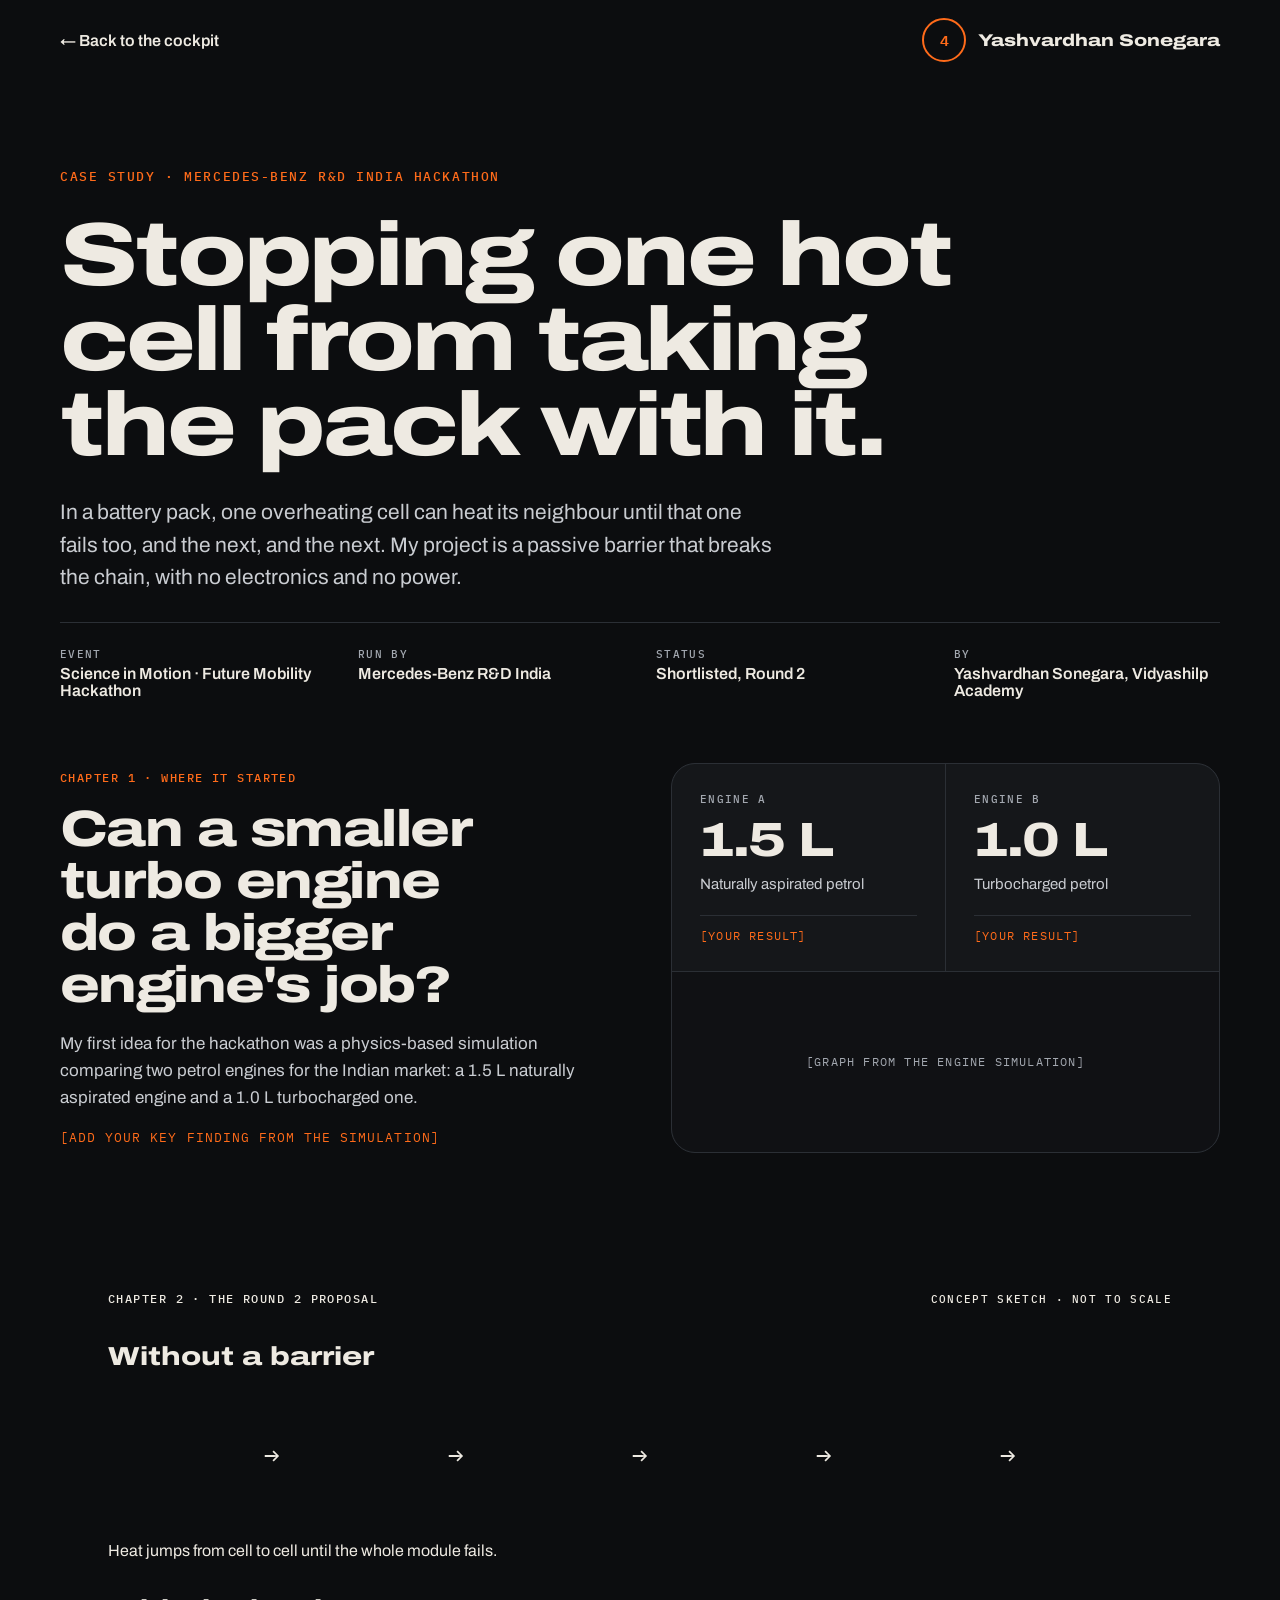
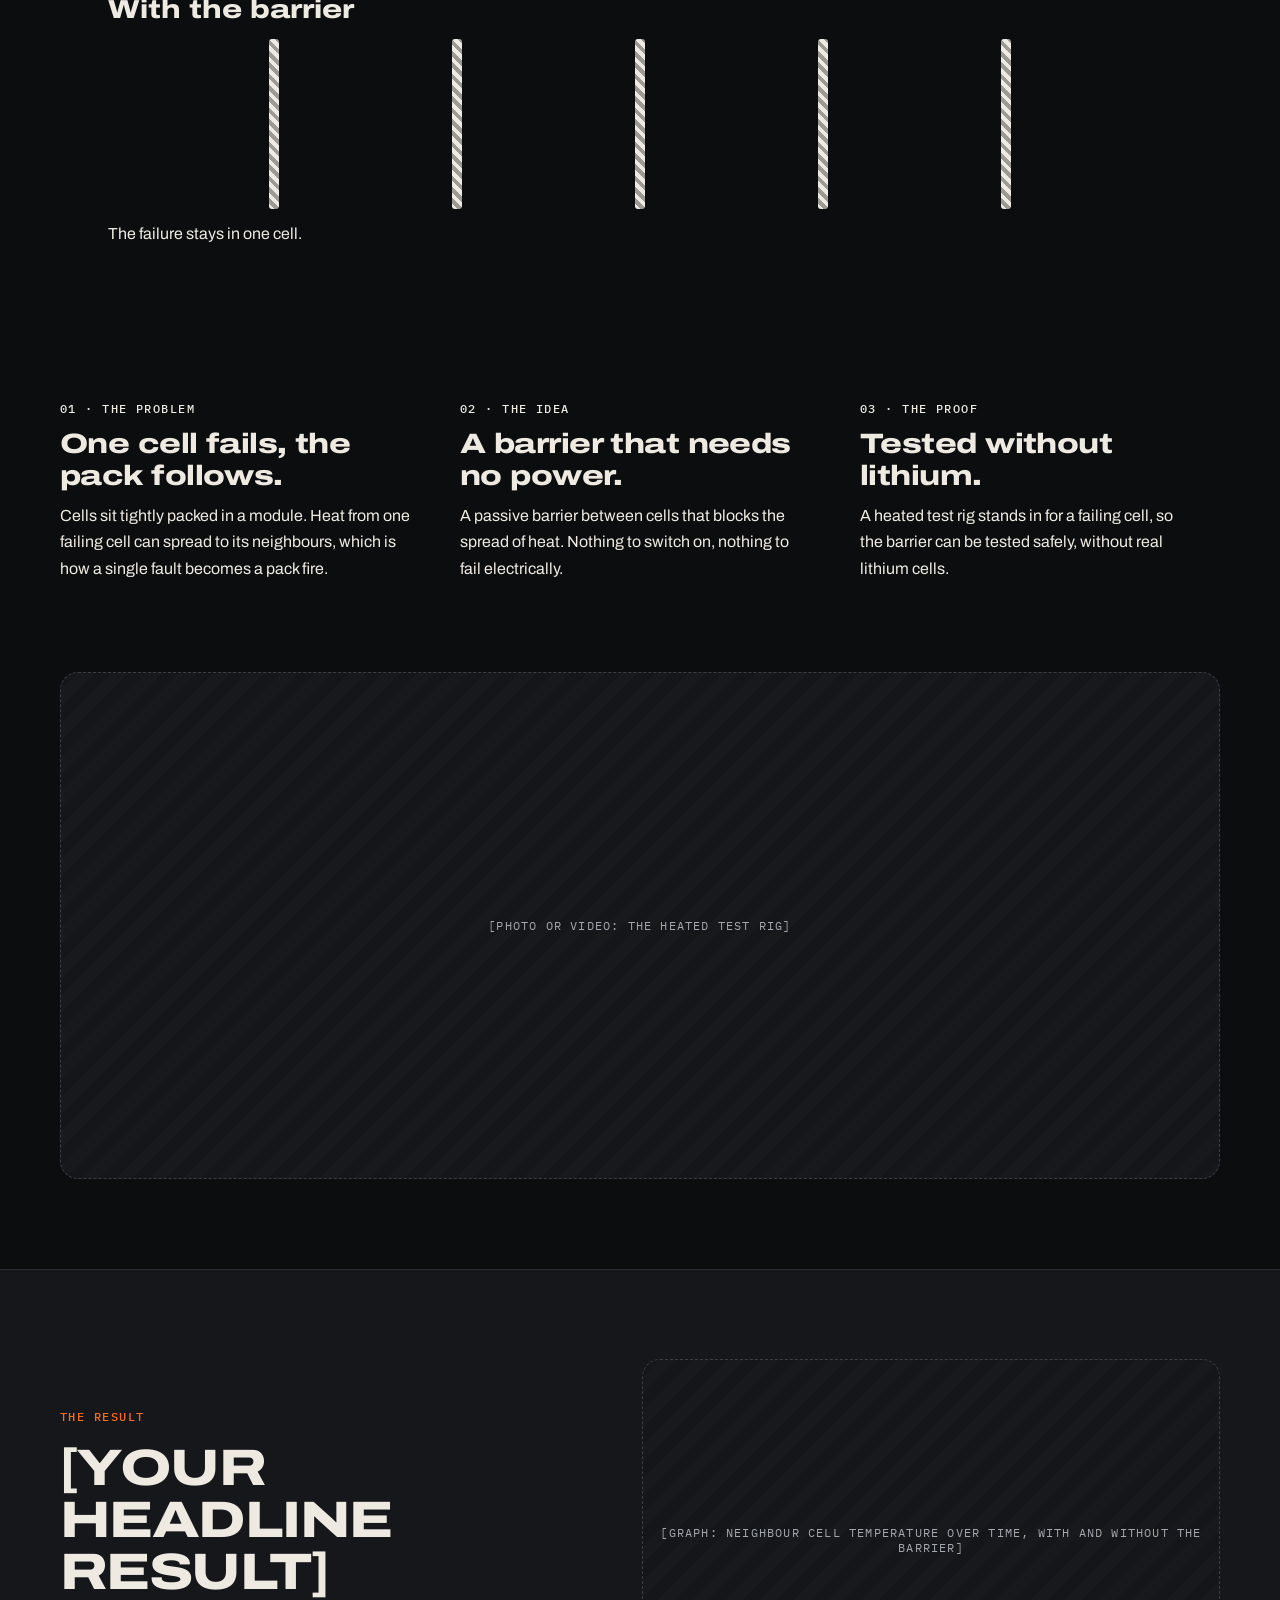
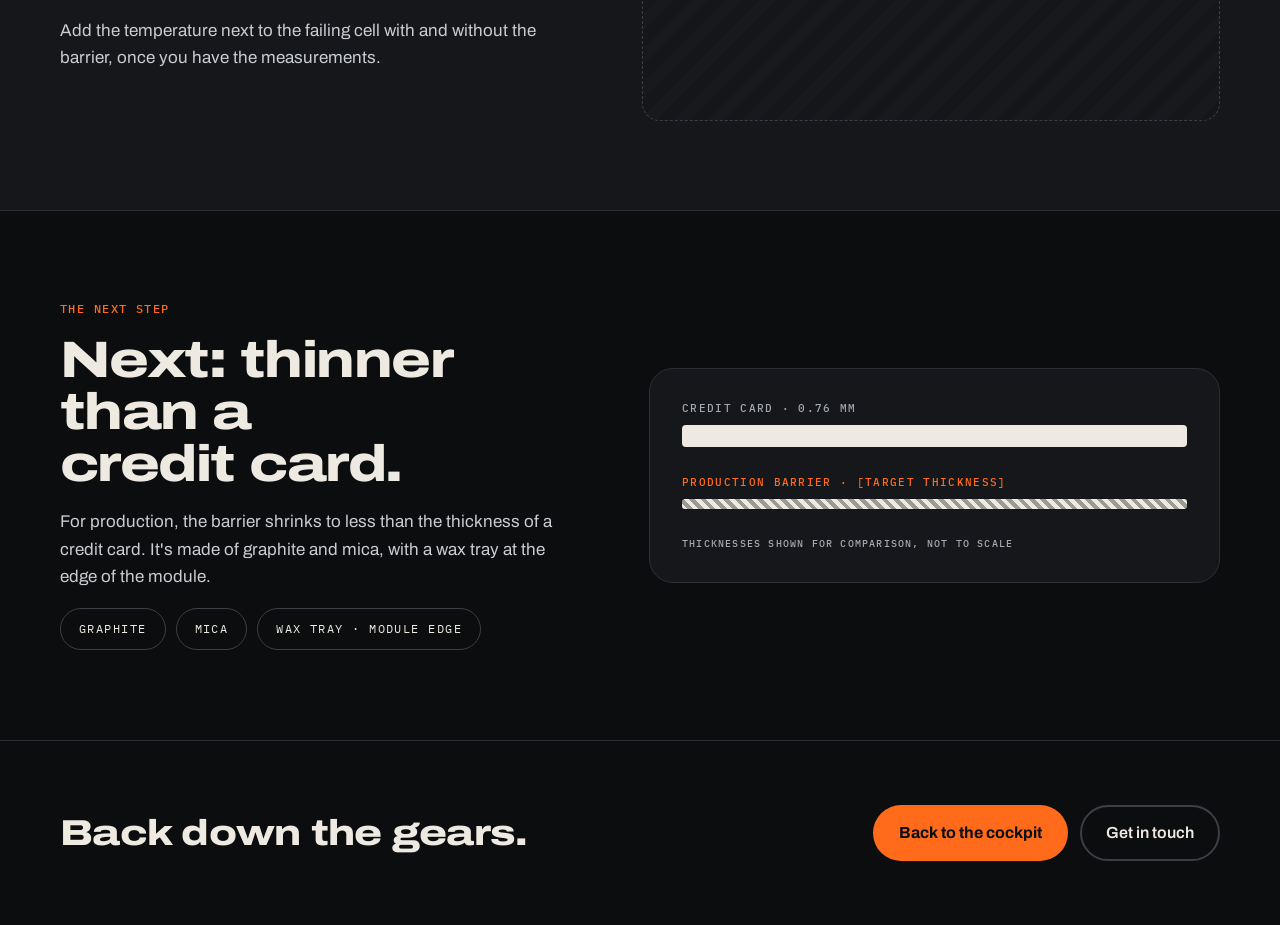
<file: design-reference/case-study.html>
<!doctype html>
<html lang="en">
<head>
<meta charset="utf-8">
<title>Case study, Mercedes hackathon</title>

</head>
<body>
<div>

<link rel="preconnect" href="https://fonts.googleapis.com">
<link rel="preconnect" href="https://fonts.gstatic.com" crossorigin="">
<link href="https://fonts.googleapis.com/css2?family=Archivo:wdth,wght@62..125,100..900&amp;family=IBM+Plex+Mono:wght@500;600&amp;display=swap" rel="stylesheet">
<style>
body{margin:0;background:#0C0D0F;color:#EEEAE2;font-family:'Archivo',system-ui,sans-serif}
a{color:inherit;text-decoration:none}
a,button{transition:background-color .15s,color .15s,border-color .15s,box-shadow .2s,transform .12s,opacity .15s,filter .15s}
a:hover{opacity:.82}
a:active,button:active{transform:scale(.96)}
button{font:inherit;cursor:pointer}
:focus-visible{outline:3px solid #FF6B1A;outline-offset:3px}
.knob{background:#1C1F23;border:2px solid #3A3F46;color:#EEEAE2}
.knob:hover{border-color:#FF6B1A}
.knob[aria-pressed="true"]{background:#FF6B1A;border-color:#FF6B1A;color:#0C0D0F;box-shadow:0 0 0 8px rgba(255,107,26,.16)}
.cta:hover{filter:brightness(1.12)}
.ghost:hover{border-color:#EEEAE2}
.spin{transform-box:fill-box;transform-origin:50% 50%;animation-timing-function:linear;animation-iteration-count:infinite}
.cw{animation-name:cw}
.ccw{animation-name:ccw}
@keyframes cw{to{transform:rotate(360deg)}}
@keyframes ccw{to{transform:rotate(-360deg)}}
@media (prefers-reduced-motion:reduce){.spin{animation:none}}
.logtable{min-width:660px}
@media (max-width:600px){.navlink,.wide,.fieldcol{display:none !important}.logtable{min-width:0}}
</style>

<div style="width:100%;background:#0C0D0F;color:#EEEAE2;font-family:'Archivo',system-ui,sans-serif"><header style="max-width:1240px;margin:0 auto;box-sizing:border-box;padding:18px clamp(16px,4vw,40px);display:flex;gap:12px 24px;align-items:center;justify-content:space-between">
<a href="Main.dc.html" style="min-height:44px;display:flex;align-items:center;gap:8px;font-weight:600;font-size:16px">← Back to the cockpit</a>
<a href="Main.dc.html" style="display:flex;align-items:center;gap:12px;min-height:44px"><span aria-hidden="true" style="width:40px;height:40px;border-radius:50%;border:2px solid #FF6B1A;display:flex;align-items:center;justify-content:center;font-family:'IBM Plex Mono',ui-monospace,monospace;font-weight:600;font-size:15px;color:#FF6B1A">4</span><span class="wide" style="font-weight:800;font-stretch:125%;font-size:17px">Yashvardhan Sonegara</span></a>
</header><section style="max-width:1240px;margin:0 auto;box-sizing:border-box;padding:clamp(40px,7vw,88px) clamp(16px,4vw,40px) clamp(40px,5vw,64px);display:flex;flex-direction:column;gap:28px">
<span style="font-family:'IBM Plex Mono',ui-monospace,monospace;font-size:13px;font-weight:500;letter-spacing:.12em;color:#FF6B1A">CASE STUDY · MERCEDES-BENZ R&amp;D INDIA HACKATHON</span>
<h1 style="margin:0;font-weight:800;font-stretch:125%;font-size:clamp(38px,7vw,96px);line-height:.95;letter-spacing:-0.035em;max-width:1100px;text-wrap:balance">Stopping one hot cell from taking the pack with it.</h1>
<p style="margin:0;max-width:720px;font-size:clamp(17px,1.7vw,21px);line-height:1.55;color:#C9CCD1;text-wrap:pretty">In a battery pack, one overheating cell can heat its neighbour until that one fails too, and the next, and the next. My project is a passive barrier that breaks the chain, with no electronics and no power.</p>
<div style="display:grid;grid-template-columns:repeat(auto-fit,minmax(min(220px,100%),1fr));gap:20px 32px;padding-top:24px;border-top:1px solid #2B2F35"><div style="display:flex;flex-direction:column;gap:4px"><span style="font-family:'IBM Plex Mono',ui-monospace,monospace;font-size:11px;font-weight:500;letter-spacing:.12em;color:#A3A8B0">EVENT</span><span style="font-size:16px;font-weight:600;color:#EEEAE2">Science in Motion · Future Mobility Hackathon</span></div><div style="display:flex;flex-direction:column;gap:4px"><span style="font-family:'IBM Plex Mono',ui-monospace,monospace;font-size:11px;font-weight:500;letter-spacing:.12em;color:#A3A8B0">RUN BY</span><span style="font-size:16px;font-weight:600;color:#EEEAE2">Mercedes-Benz R&amp;D India</span></div><div style="display:flex;flex-direction:column;gap:4px"><span style="font-family:'IBM Plex Mono',ui-monospace,monospace;font-size:11px;font-weight:500;letter-spacing:.12em;color:#A3A8B0">STATUS</span><span style="font-size:16px;font-weight:600;color:#EEEAE2">Shortlisted, Round 2</span></div><div style="display:flex;flex-direction:column;gap:4px"><span style="font-family:'IBM Plex Mono',ui-monospace,monospace;font-size:11px;font-weight:500;letter-spacing:.12em;color:#A3A8B0">BY</span><span style="font-size:16px;font-weight:600;color:#EEEAE2">Yashvardhan Sonegara, Vidyashilp Academy</span></div></div>
</section><section style="max-width:1240px;margin:0 auto;box-sizing:border-box;padding:0 clamp(16px,4vw,40px) clamp(56px,7vw,96px);display:flex;flex-wrap:wrap;gap:40px 64px;align-items:center"><div style="flex:1 1 380px;min-width:0;display:flex;flex-direction:column;gap:18px"><span style="font-family:'IBM Plex Mono',ui-monospace,monospace;font-size:12px;font-weight:500;letter-spacing:.12em;color:#FF6B1A">CHAPTER 1 · WHERE IT STARTED</span><h2 style="margin:0;font-weight:800;font-stretch:125%;font-size:clamp(30px,4vw,52px);line-height:1.02;letter-spacing:-0.03em;text-wrap:balance">Can a smaller turbo engine do a bigger engine&#39;s job?</h2><p style="margin:0;font-size:17px;line-height:1.6;color:#C9CCD1;text-wrap:pretty">My first idea for the hackathon was a physics-based simulation comparing two petrol engines for the Indian market: a 1.5&nbsp;L naturally aspirated engine and a 1.0&nbsp;L turbocharged one.</p><p style="margin:0;font-family:'IBM Plex Mono',ui-monospace,monospace;font-size:13px;letter-spacing:.08em;color:#FF6B1A">[ADD YOUR KEY FINDING FROM THE SIMULATION]</p></div><div style="flex:1 1 380px;min-width:0;display:grid;grid-template-columns:repeat(2,minmax(0,1fr));gap:1px;background:#2B2F35;border:1px solid #2B2F35;border-radius:24px;overflow:hidden"><div style="background:#15171A;padding:clamp(20px,2.6vw,28px);display:flex;flex-direction:column;gap:10px;min-width:0"><span style="font-family:'IBM Plex Mono',ui-monospace,monospace;font-size:11px;font-weight:500;letter-spacing:.12em;color:#A3A8B0">ENGINE A</span><span style="font-weight:800;font-stretch:125%;font-size:clamp(32px,4vw,48px);line-height:1;letter-spacing:-0.03em">1.5 L</span><span style="font-size:15px;line-height:1.4;color:#C9CCD1">Naturally aspirated petrol</span><span style="margin-top:10px;padding-top:12px;border-top:1px solid #2B2F35;font-family:'IBM Plex Mono',ui-monospace,monospace;font-size:12px;letter-spacing:.1em;color:#FF6B1A">[YOUR RESULT]</span></div><div style="background:#15171A;padding:clamp(20px,2.6vw,28px);display:flex;flex-direction:column;gap:10px;min-width:0"><span style="font-family:'IBM Plex Mono',ui-monospace,monospace;font-size:11px;font-weight:500;letter-spacing:.12em;color:#A3A8B0">ENGINE B</span><span style="font-weight:800;font-stretch:125%;font-size:clamp(32px,4vw,48px);line-height:1;letter-spacing:-0.03em">1.0 L</span><span style="font-size:15px;line-height:1.4;color:#C9CCD1">Turbocharged petrol</span><span style="margin-top:10px;padding-top:12px;border-top:1px solid #2B2F35;font-family:'IBM Plex Mono',ui-monospace,monospace;font-size:12px;letter-spacing:.1em;color:#FF6B1A">[YOUR RESULT]</span></div><div style="grid-column:1 / -1;background:#101114;min-height:180px;display:flex;align-items:center;justify-content:center;text-align:center;padding:20px;box-sizing:border-box;font-family:'IBM Plex Mono',ui-monospace,monospace;font-size:12px;letter-spacing:.1em;color:#A3A8B0">[GRAPH FROM THE ENGINE SIMULATION]</div></div></section><section style="max-width:1240px;margin:0 auto;box-sizing:border-box;padding:0 clamp(16px,4vw,40px) clamp(56px,7vw,96px)">
  <div style="background:var(--panel);border:1px solid var(--rule);border-radius:28px;padding:clamp(24px,4vw,48px);display:flex;flex-direction:column;gap:36px">
    
    <!-- Section header -->
    <div style="display:flex;flex-wrap:wrap;gap:8px 24px;justify-content:space-between;align-items:baseline">
      <span style="font-family:'IBM Plex Mono',ui-monospace,monospace;font-size:12px;font-weight:500;letter-spacing:.12em;color:var(--ignition)">CHAPTER 2 · THE ROUND 2 PROPOSAL</span>
      <span style="font-family:'IBM Plex Mono',ui-monospace,monospace;font-size:11px;font-weight:500;letter-spacing:.12em;color:var(--dim)">CONCEPT SKETCH · NOT TO SCALE</span>
    </div>

    <!-- WITHOUT A BARRIER: 6 hot cells fading left to right, with arrows -->
    <div style="display:flex;flex-direction:column;gap:16px">
      <span style="font-weight:800;font-stretch:125%;font-size:clamp(20px,2.2vw,26px)">Without a barrier</span>
      <div aria-hidden="true" style="display:flex;align-items:center;gap:clamp(4px,1vw,12px)">
        <!-- Cell 1 (hottest, full opacity) -->
        <div style="flex:1 1 0;min-width:0;height:clamp(84px,11vw,140px);border-radius:10px;background:var(--ignition);opacity:1"></div>
        <div style="flex:0 0 auto;font-family:'IBM Plex Mono',ui-monospace,monospace;font-size:clamp(14px,2vw,26px);color:var(--ignition)">→</div>
        <!-- Cell 2 -->
        <div style="flex:1 1 0;min-width:0;height:clamp(84px,11vw,140px);border-radius:10px;background:var(--ignition);opacity:.82"></div>
        <div style="flex:0 0 auto;font-family:'IBM Plex Mono',ui-monospace,monospace;font-size:clamp(14px,2vw,26px);color:var(--ignition)">→</div>
        <!-- Cell 3 -->
        <div style="flex:1 1 0;min-width:0;height:clamp(84px,11vw,140px);border-radius:10px;background:var(--ignition);opacity:.64"></div>
        <div style="flex:0 0 auto;font-family:'IBM Plex Mono',ui-monospace,monospace;font-size:clamp(14px,2vw,26px);color:var(--ignition)">→</div>
        <!-- Cell 4 -->
        <div style="flex:1 1 0;min-width:0;height:clamp(84px,11vw,140px);border-radius:10px;background:var(--ignition);opacity:.48"></div>
        <div style="flex:0 0 auto;font-family:'IBM Plex Mono',ui-monospace,monospace;font-size:clamp(14px,2vw,26px);color:var(--ignition)">→</div>
        <!-- Cell 5 -->
        <div style="flex:1 1 0;min-width:0;height:clamp(84px,11vw,140px);border-radius:10px;background:var(--ignition);opacity:.34"></div>
        <div style="flex:0 0 auto;font-family:'IBM Plex Mono',ui-monospace,monospace;font-size:clamp(14px,2vw,26px);color:var(--ignition)">→</div>
        <!-- Cell 6 -->
        <div style="flex:1 1 0;min-width:0;height:clamp(84px,11vw,140px);border-radius:10px;background:var(--ignition);opacity:.22"></div>
      </div>
      <span style="font-size:16px;color:var(--muted)">Heat jumps from cell to cell until the whole module fails.</span>
    </div>

    <!-- WITH BARRIER: cell, barrier, dark cell, barrier, dark cell, ... -->
    <div style="display:flex;flex-direction:column;gap:16px">
      <span style="font-weight:800;font-stretch:125%;font-size:clamp(20px,2.2vw,26px)">With the barrier</span>
      <div aria-hidden="true" style="display:flex;align-items:center;gap:clamp(4px,1vw,12px)">
        <!-- Cell 1 (hot) -->
        <div style="flex:1 1 0;min-width:0;height:clamp(84px,11vw,140px);border-radius:10px;background:var(--ignition)"></div>
        <!-- Barrier -->
        <div style="flex:0 0 clamp(6px,0.9vw,10px);height:clamp(104px,13.5vw,170px);border-radius:3px;background:repeating-linear-gradient(45deg,#EEEAE2 0 4px,#9C9A94 4px 8px)"></div>
        <!-- Cell 2 (cool) -->
        <div style="flex:1 1 0;min-width:0;height:clamp(84px,11vw,140px);border-radius:10px;background:var(--raised);border:2px solid var(--rule-2);box-sizing:border-box"></div>
        <!-- Barrier -->
        <div style="flex:0 0 clamp(6px,0.9vw,10px);height:clamp(104px,13.5vw,170px);border-radius:3px;background:repeating-linear-gradient(45deg,#EEEAE2 0 4px,#9C9A94 4px 8px)"></div>
        <!-- Cell 3 -->
        <div style="flex:1 1 0;min-width:0;height:clamp(84px,11vw,140px);border-radius:10px;background:var(--raised);border:2px solid var(--rule-2);box-sizing:border-box"></div>
        <!-- Barrier -->
        <div style="flex:0 0 clamp(6px,0.9vw,10px);height:clamp(104px,13.5vw,170px);border-radius:3px;background:repeating-linear-gradient(45deg,#EEEAE2 0 4px,#9C9A94 4px 8px)"></div>
        <!-- Cell 4 -->
        <div style="flex:1 1 0;min-width:0;height:clamp(84px,11vw,140px);border-radius:10px;background:var(--raised);border:2px solid var(--rule-2);box-sizing:border-box"></div>
        <!-- Barrier -->
        <div style="flex:0 0 clamp(6px,0.9vw,10px);height:clamp(104px,13.5vw,170px);border-radius:3px;background:repeating-linear-gradient(45deg,#EEEAE2 0 4px,#9C9A94 4px 8px)"></div>
        <!-- Cell 5 -->
        <div style="flex:1 1 0;min-width:0;height:clamp(84px,11vw,140px);border-radius:10px;background:var(--raised);border:2px solid var(--rule-2);box-sizing:border-box"></div>
        <!-- Barrier -->
        <div style="flex:0 0 clamp(6px,0.9vw,10px);height:clamp(104px,13.5vw,170px);border-radius:3px;background:repeating-linear-gradient(45deg,#EEEAE2 0 4px,#9C9A94 4px 8px)"></div>
        <!-- Cell 6 -->
        <div style="flex:1 1 0;min-width:0;height:clamp(84px,11vw,140px);border-radius:10px;background:var(--raised);border:2px solid var(--rule-2);box-sizing:border-box"></div>
      </div>
      <span style="font-size:16px;color:var(--muted)">The failure stays in one cell.</span>
    </div>

  </div>
</section>
<section style="max-width:1240px;margin:0 auto;box-sizing:border-box;padding:0 clamp(16px,4vw,40px) clamp(56px,7vw,96px);display:grid;grid-template-columns:repeat(auto-fit,minmax(min(260px,100%),1fr));gap:40px">
  <!-- 01 THE PROBLEM -->
  <div style="border-top:2px solid var(--chalk);padding-top:22px;display:flex;flex-direction:column;gap:12px">
    <span style="font-family:'IBM Plex Mono',ui-monospace,monospace;font-size:12px;font-weight:500;letter-spacing:.12em;color:var(--ignition)">01 · THE PROBLEM</span>
    <h2 style="margin:0;font-weight:800;font-stretch:125%;font-size:clamp(22px,2.4vw,28px);line-height:1.12;letter-spacing:-0.02em">One cell fails, the pack follows.</h2>
    <p style="margin:0;font-size:16px;line-height:1.65;color:var(--muted);text-wrap:pretty">Cells sit tightly packed in a module. Heat from one failing cell can spread to its neighbours, which is how a single fault becomes a pack fire.</p>
  </div>
  <!-- 02 THE IDEA -->
  <div style="border-top:2px solid var(--chalk);padding-top:22px;display:flex;flex-direction:column;gap:12px">
    <span style="font-family:'IBM Plex Mono',ui-monospace,monospace;font-size:12px;font-weight:500;letter-spacing:.12em;color:var(--ignition)">02 · THE IDEA</span>
    <h2 style="margin:0;font-weight:800;font-stretch:125%;font-size:clamp(22px,2.4vw,28px);line-height:1.12;letter-spacing:-0.02em">A barrier that needs no power.</h2>
    <p style="margin:0;font-size:16px;line-height:1.65;color:var(--muted);text-wrap:pretty">A passive barrier between cells that blocks the spread of heat. Nothing to switch on, nothing to fail electrically.</p>
  </div>
  <!-- 03 THE PROOF -->
  <div style="border-top:2px solid var(--chalk);padding-top:22px;display:flex;flex-direction:column;gap:12px">
    <span style="font-family:'IBM Plex Mono',ui-monospace,monospace;font-size:12px;font-weight:500;letter-spacing:.12em;color:var(--ignition)">03 · THE PROOF</span>
    <h2 style="margin:0;font-weight:800;font-stretch:125%;font-size:clamp(22px,2.4vw,28px);line-height:1.12;letter-spacing:-0.02em">Tested without lithium.</h2>
    <p style="margin:0;font-size:16px;line-height:1.65;color:var(--muted);text-wrap:pretty">A heated test rig stands in for a failing cell, so the barrier can be tested safely, without real lithium cells.</p>
  </div>
</section><section style="max-width:1240px;margin:0 auto;box-sizing:border-box;padding:0 clamp(16px,4vw,40px) clamp(56px,7vw,96px)"><div style="flex:2 1 260px;min-width:0;align-self:center;aspect-ratio:16/7;border-radius:18px;border:1px dashed #3A3F46;background:repeating-linear-gradient(135deg,#14161A 0 12px,#17191D 12px 24px);display:flex;align-items:center;justify-content:center;text-align:center;padding:16px;box-sizing:border-box;font-family:'IBM Plex Mono',ui-monospace,monospace;font-size:12px;letter-spacing:.1em;color:#A3A8B0;width:100%;flex:none">[PHOTO OR VIDEO: THE HEATED TEST RIG]</div></section><section style="background:#15171A;border-top:1px solid #2B2F35;border-bottom:1px solid #2B2F35">
<div style="max-width:1240px;margin:0 auto;box-sizing:border-box;padding:clamp(56px,7vw,96px) clamp(16px,4vw,40px);display:flex;flex-wrap:wrap;gap:40px 64px;align-items:center">
<div style="flex:1 1 360px;min-width:0;display:flex;flex-direction:column;gap:18px">
<span style="font-family:'IBM Plex Mono',ui-monospace,monospace;font-size:12px;font-weight:500;letter-spacing:.12em;color:#FF6B1A">THE RESULT</span>
<h2 style="margin:0;font-weight:800;font-stretch:125%;font-size:clamp(30px,4vw,52px);line-height:1.02;letter-spacing:-0.03em">[YOUR HEADLINE RESULT]</h2>
<p style="margin:0;font-size:17px;line-height:1.6;color:#C9CCD1">Add the temperature next to the failing cell with and without the barrier, once you have the measurements.</p>
</div>
<div style="flex:2 1 260px;min-width:0;align-self:center;aspect-ratio:16/10;border-radius:18px;border:1px dashed #3A3F46;background:repeating-linear-gradient(135deg,#14161A 0 12px,#17191D 12px 24px);display:flex;align-items:center;justify-content:center;text-align:center;padding:16px;box-sizing:border-box;font-family:'IBM Plex Mono',ui-monospace,monospace;font-size:12px;letter-spacing:.1em;color:#A3A8B0;flex:1 1 420px">[GRAPH: NEIGHBOUR CELL TEMPERATURE OVER TIME, WITH AND WITHOUT THE BARRIER]</div>
</div>
</section><section style="max-width:1240px;margin:0 auto;box-sizing:border-box;padding:clamp(56px,7vw,96px) clamp(16px,4vw,40px);display:flex;flex-wrap:wrap;gap:40px 64px;align-items:center">
<div style="flex:1 1 380px;min-width:0;display:flex;flex-direction:column;gap:18px">
<span style="font-family:'IBM Plex Mono',ui-monospace,monospace;font-size:12px;font-weight:500;letter-spacing:.12em;color:#FF6B1A">THE NEXT STEP</span>
<h2 style="margin:0;font-weight:800;font-stretch:125%;font-size:clamp(30px,4vw,52px);line-height:1.02;letter-spacing:-0.03em;text-wrap:balance">Next: thinner than a credit card.</h2>
<p style="margin:0;font-size:17px;line-height:1.6;color:#C9CCD1;text-wrap:pretty">For production, the barrier shrinks to less than the thickness of a credit card. It&#39;s made of graphite and mica, with a wax tray at the edge of the module.</p>
<div style="display:flex;flex-wrap:wrap;gap:10px"><span style="min-height:40px;padding:0 18px;border-radius:999px;border:1px solid #3A3F46;display:inline-flex;align-items:center;font-family:'IBM Plex Mono',ui-monospace,monospace;font-size:12px;letter-spacing:.12em;color:#EEEAE2">GRAPHITE</span><span style="min-height:40px;padding:0 18px;border-radius:999px;border:1px solid #3A3F46;display:inline-flex;align-items:center;font-family:'IBM Plex Mono',ui-monospace,monospace;font-size:12px;letter-spacing:.12em;color:#EEEAE2">MICA</span><span style="min-height:40px;padding:0 18px;border-radius:999px;border:1px solid #3A3F46;display:inline-flex;align-items:center;font-family:'IBM Plex Mono',ui-monospace,monospace;font-size:12px;letter-spacing:.12em;color:#EEEAE2">WAX TRAY · MODULE EDGE</span></div>
</div>
<div style="flex:1 1 360px;min-width:0;background:#15171A;border:1px solid #2B2F35;border-radius:24px;padding:32px;display:flex;flex-direction:column;gap:28px">
<div style="display:flex;flex-direction:column;gap:10px"><span style="font-family:'IBM Plex Mono',ui-monospace,monospace;font-size:11px;font-weight:500;letter-spacing:.12em;color:#A3A8B0">CREDIT CARD · 0.76 MM</span><div aria-hidden="true" style="height:22px;border-radius:4px;background:#EEEAE2"></div></div>
<div style="display:flex;flex-direction:column;gap:10px"><span style="font-family:'IBM Plex Mono',ui-monospace,monospace;font-size:11px;font-weight:500;letter-spacing:.12em;color:#FF6B1A">PRODUCTION BARRIER · [TARGET THICKNESS]</span><div aria-hidden="true" style="height:10px;width:100%;border-radius:3px;background:repeating-linear-gradient(45deg,#EEEAE2 0 4px,#9C9A94 4px 8px)"></div></div>
<span style="font-family:'IBM Plex Mono',ui-monospace,monospace;font-size:10px;font-weight:500;letter-spacing:.12em;color:#A3A8B0">THICKNESSES SHOWN FOR COMPARISON, NOT TO SCALE</span>
</div>
</section><section style="border-top:1px solid #2B2F35">
<div style="max-width:1240px;margin:0 auto;box-sizing:border-box;padding:clamp(40px,5vw,64px) clamp(16px,4vw,40px);display:flex;flex-wrap:wrap;gap:16px;align-items:center;justify-content:space-between">
<span style="font-weight:800;font-stretch:125%;font-size:clamp(24px,3vw,36px);letter-spacing:-0.02em">Back down the gears.</span>
<div style="display:flex;flex-wrap:wrap;gap:12px"><a class="cta" href="Main.dc.html" style="min-height:52px;padding:0 26px;border-radius:999px;background:#FF6B1A;color:#0C0D0F;font-weight:700;font-size:16px;display:inline-flex;align-items:center;gap:8px">Back to the cockpit</a><a class="ghost" href="Main.dc.html#contact" style="min-height:52px;padding:0 24px;border-radius:999px;border:2px solid #3A3F46;color:#EEEAE2;font-weight:600;font-size:16px;display:inline-flex;align-items:center;gap:8px">Get in touch</a></div>
</div>
</section>
</div>
</div>

</body>
</html>
</file>
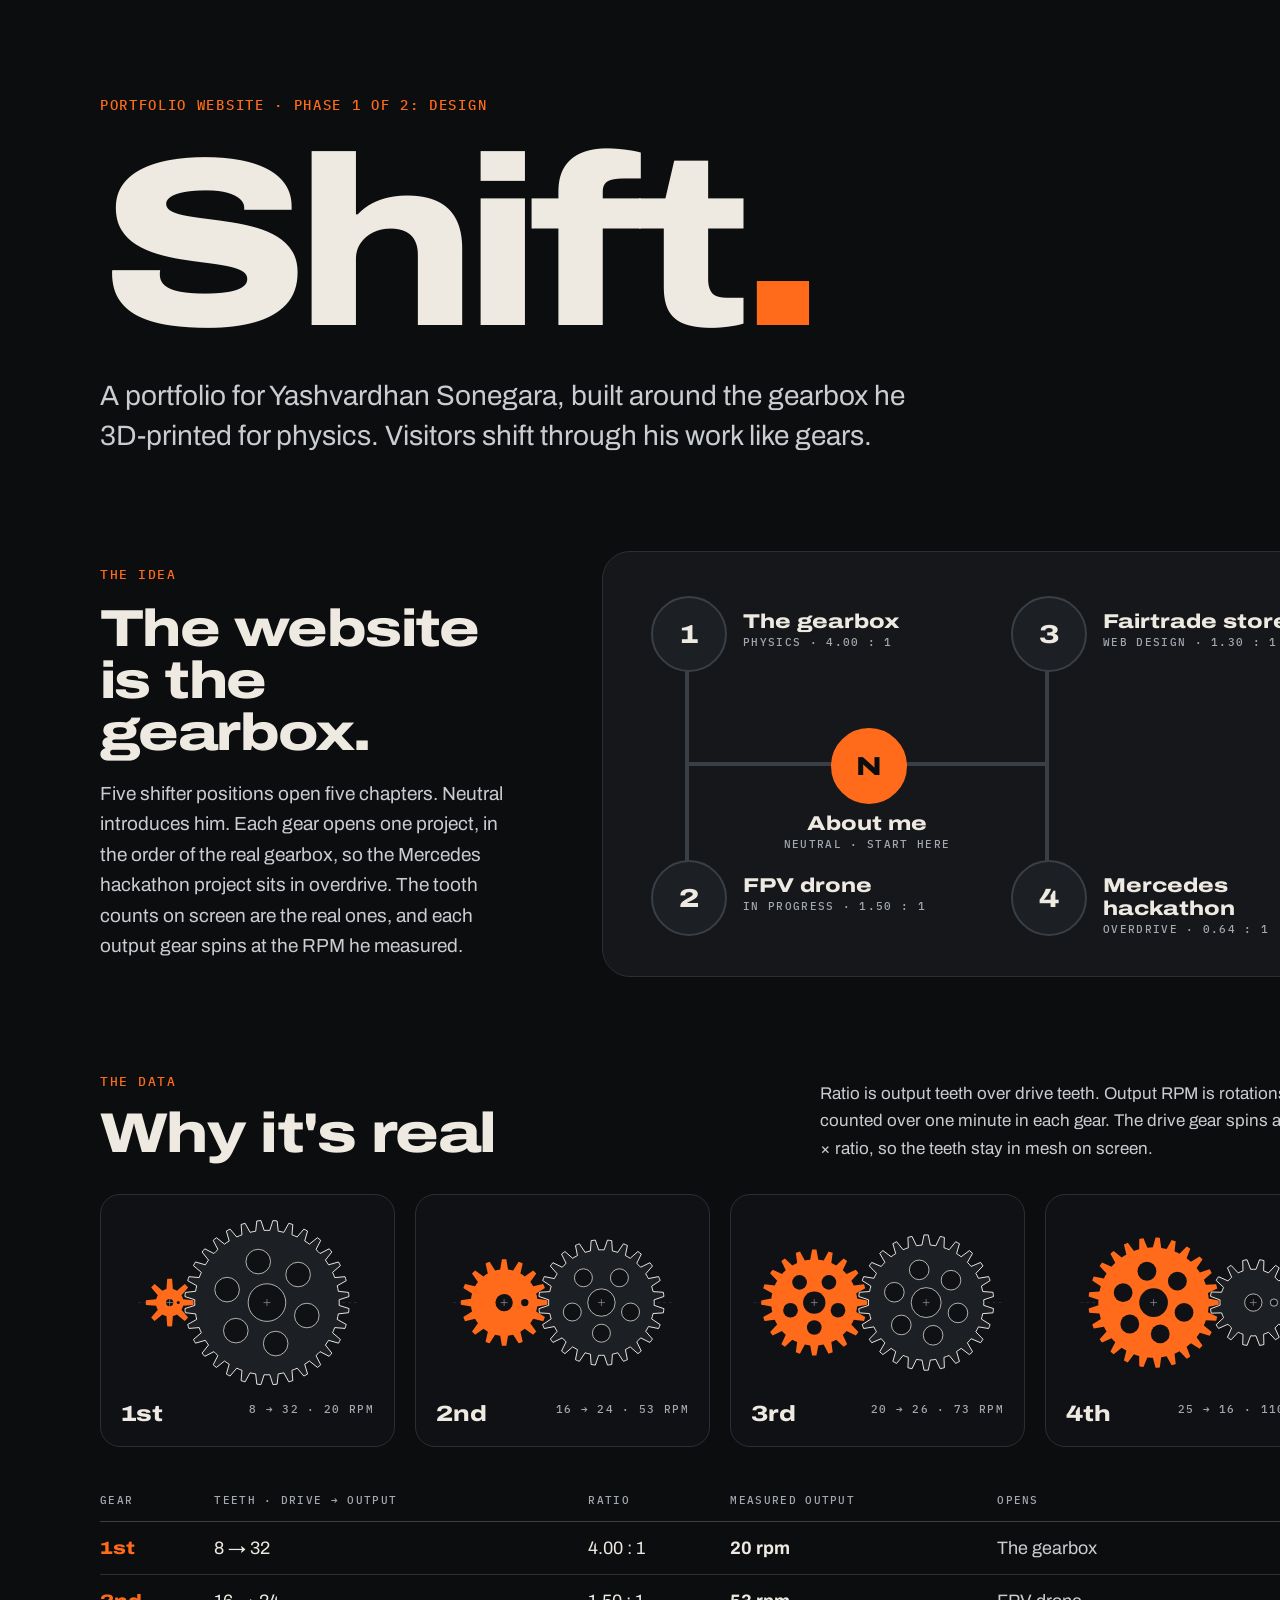
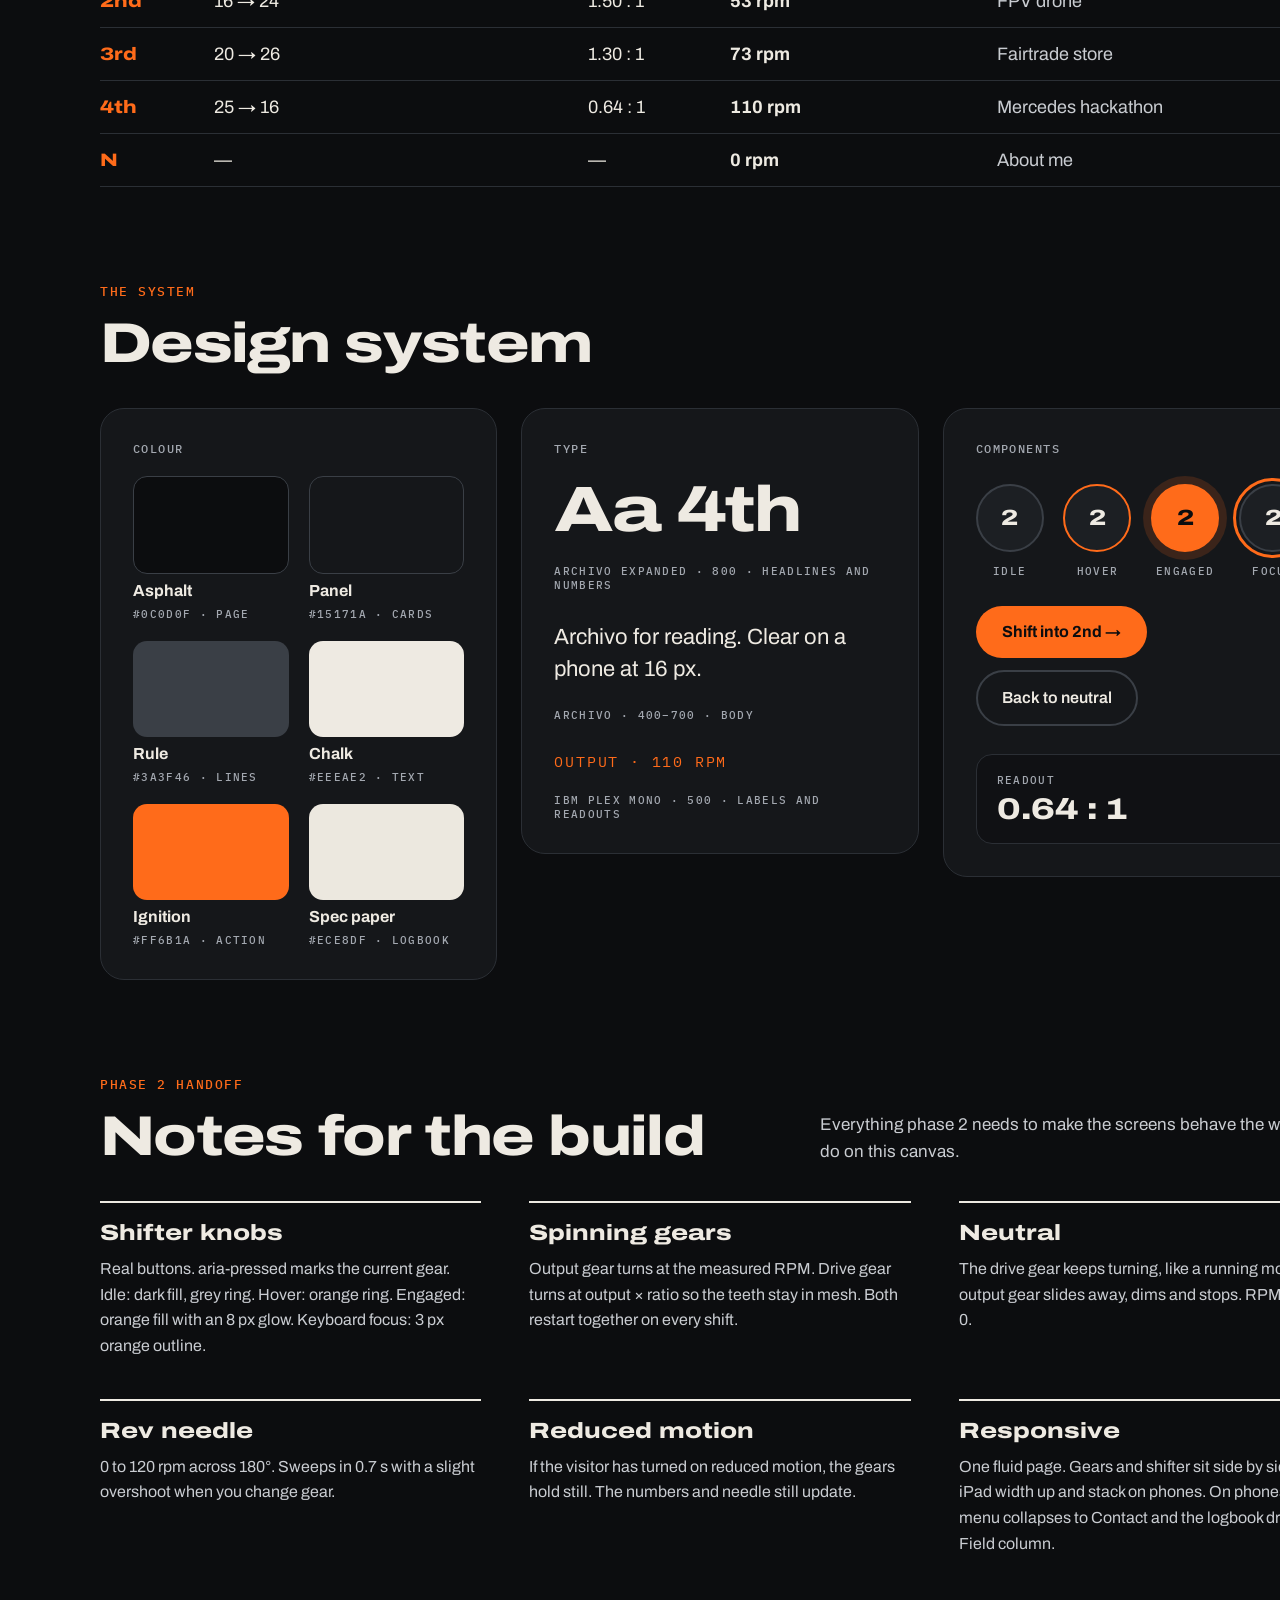
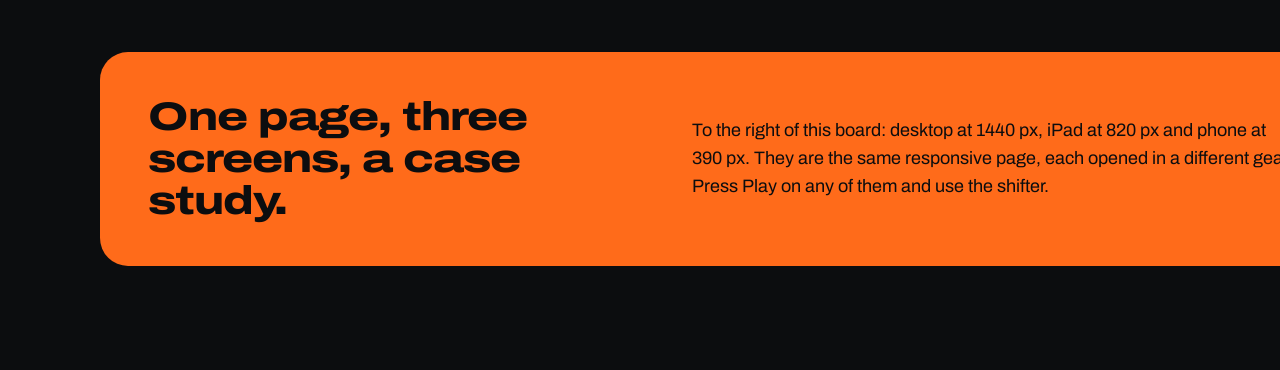
<file: design-reference/design-system-cover.html>
<!doctype html>
<html lang="en">
<head>
<meta charset="utf-8">
<title>Shift, concept and design system</title>

</head>
<body>
<div>

<link rel="preconnect" href="https://fonts.googleapis.com">
<link rel="preconnect" href="https://fonts.gstatic.com" crossorigin="">
<link href="https://fonts.googleapis.com/css2?family=Archivo:wdth,wght@62..125,100..900&amp;family=IBM+Plex+Mono:wght@500;600&amp;display=swap" rel="stylesheet">
<style>
body{margin:0;background:#0C0D0F;color:#EEEAE2;font-family:'Archivo',system-ui,sans-serif}
a{color:inherit;text-decoration:none}
a,button{transition:background-color .15s,color .15s,border-color .15s,box-shadow .2s,transform .12s,opacity .15s,filter .15s}
a:hover{opacity:.82}
a:active,button:active{transform:scale(.96)}
button{font:inherit;cursor:pointer}
:focus-visible{outline:3px solid #FF6B1A;outline-offset:3px}
.knob{background:#1C1F23;border:2px solid #3A3F46;color:#EEEAE2}
.knob:hover{border-color:#FF6B1A}
.knob[aria-pressed="true"]{background:#FF6B1A;border-color:#FF6B1A;color:#0C0D0F;box-shadow:0 0 0 8px rgba(255,107,26,.16)}
.cta:hover{filter:brightness(1.12)}
.ghost:hover{border-color:#EEEAE2}
.spin{transform-box:fill-box;transform-origin:50% 50%;animation-timing-function:linear;animation-iteration-count:infinite}
.cw{animation-name:cw}
.ccw{animation-name:ccw}
@keyframes cw{to{transform:rotate(360deg)}}
@keyframes ccw{to{transform:rotate(-360deg)}}
@media (prefers-reduced-motion:reduce){.spin{animation:none}}
.logtable{min-width:660px}
@media (max-width:600px){.navlink,.wide,.fieldcol{display:none !important}.logtable{min-width:0}}
</style>

<div style="width:1440px;box-sizing:border-box;padding:96px 100px 104px;background:#0C0D0F;color:#EEEAE2;font-family:'Archivo',system-ui,sans-serif;display:flex;flex-direction:column;gap:96px"><section style="display:flex;flex-direction:column;gap:28px">
<span style="font-family:'IBM Plex Mono',ui-monospace,monospace;font-size:14px;font-weight:500;letter-spacing:.12em;color:#FF6B1A">PORTFOLIO WEBSITE · PHASE 1 OF 2: DESIGN</span>
<h1 style="margin:0;font-weight:800;font-stretch:125%;font-size:240px;line-height:.86;letter-spacing:-0.05em">Shift<span style="color:#FF6B1A">.</span></h1>
<p style="margin:0;max-width:820px;font-size:28px;line-height:1.4;color:#C9CCD1;text-wrap:pretty">A portfolio for Yashvardhan Sonegara, built around the gearbox he 3D-printed for physics. Visitors shift through his work like gears.</p>
</section><section style="display:flex;gap:80px;align-items:center">
<div style="flex:1 1 0;min-width:0;display:flex;flex-direction:column;gap:20px">
<span style="font-family:'IBM Plex Mono',ui-monospace,monospace;font-size:13px;font-weight:500;letter-spacing:.12em;color:#FF6B1A">THE IDEA</span>
<h2 style="margin:0;font-weight:800;font-stretch:125%;font-size:52px;line-height:1;letter-spacing:-0.03em;text-wrap:balance">The website is the gearbox.</h2>
<p style="margin:0;font-size:19px;line-height:1.6;color:#C9CCD1;text-wrap:pretty">Five shifter positions open five chapters. Neutral introduces him. Each gear opens one project, in the order of the real gearbox, so the Mercedes hackathon project sits in overdrive. The tooth counts on screen are the real ones, and each output gear spins at the RPM he measured.</p>
</div>
<div style="flex:0 0 auto;background:#15171A;border:1px solid #2B2F35;border-radius:28px;padding:44px 48px"><div style="position:relative;width:640px;height:336px"><span aria-hidden="true" style="position:absolute;left:34px;top:36px;width:4px;height:264px;background:#3A3F46"></span><span aria-hidden="true" style="position:absolute;left:394px;top:36px;width:4px;height:264px;background:#3A3F46"></span><span aria-hidden="true" style="position:absolute;left:36px;top:166px;width:360px;height:4px;background:#3A3F46"></span><span aria-hidden="true" style="position:absolute;left:0px;top:0px;width:72px;height:72px;border-radius:50%;background:#1C1F23;border:2px solid #3A3F46;color:#EEEAE2;font-weight:800;font-stretch:125%;font-size:26px;display:flex;align-items:center;justify-content:center">1</span><span aria-hidden="true" style="position:absolute;left:360px;top:0px;width:72px;height:72px;border-radius:50%;background:#1C1F23;border:2px solid #3A3F46;color:#EEEAE2;font-weight:800;font-stretch:125%;font-size:26px;display:flex;align-items:center;justify-content:center">3</span><span aria-hidden="true" style="position:absolute;left:180px;top:132px;width:72px;height:72px;border-radius:50%;background:#FF6B1A;border:2px solid #FF6B1A;color:#0C0D0F;font-weight:800;font-stretch:125%;font-size:26px;display:flex;align-items:center;justify-content:center">N</span><span aria-hidden="true" style="position:absolute;left:0px;top:264px;width:72px;height:72px;border-radius:50%;background:#1C1F23;border:2px solid #3A3F46;color:#EEEAE2;font-weight:800;font-stretch:125%;font-size:26px;display:flex;align-items:center;justify-content:center">2</span><span aria-hidden="true" style="position:absolute;left:360px;top:264px;width:72px;height:72px;border-radius:50%;background:#1C1F23;border:2px solid #3A3F46;color:#EEEAE2;font-weight:800;font-stretch:125%;font-size:26px;display:flex;align-items:center;justify-content:center">4</span><span style="position:absolute;left:92px;top:14px;display:flex;flex-direction:column;gap:2px;width:210px"><span style="font-weight:800;font-stretch:125%;font-size:20px;line-height:1.15">The gearbox</span><span style="font-family:'IBM Plex Mono',ui-monospace,monospace;font-size:11px;font-weight:500;letter-spacing:.12em;color:#A3A8B0">PHYSICS · 4.00 : 1</span></span><span style="position:absolute;left:452px;top:14px;display:flex;flex-direction:column;gap:2px;width:210px"><span style="font-weight:800;font-stretch:125%;font-size:20px;line-height:1.15">Fairtrade store</span><span style="font-family:'IBM Plex Mono',ui-monospace,monospace;font-size:11px;font-weight:500;letter-spacing:.12em;color:#A3A8B0">WEB DESIGN · 1.30 : 1</span></span><span style="position:absolute;left:106px;top:216px;display:flex;flex-direction:column;gap:2px;align-items:center;width:220px;text-align:center"><span style="font-weight:800;font-stretch:125%;font-size:20px;line-height:1.15">About me</span><span style="font-family:'IBM Plex Mono',ui-monospace,monospace;font-size:11px;font-weight:500;letter-spacing:.12em;color:#A3A8B0">NEUTRAL · START HERE</span></span><span style="position:absolute;left:92px;top:278px;display:flex;flex-direction:column;gap:2px;width:210px"><span style="font-weight:800;font-stretch:125%;font-size:20px;line-height:1.15">FPV drone</span><span style="font-family:'IBM Plex Mono',ui-monospace,monospace;font-size:11px;font-weight:500;letter-spacing:.12em;color:#A3A8B0">IN PROGRESS · 1.50 : 1</span></span><span style="position:absolute;left:452px;top:278px;display:flex;flex-direction:column;gap:2px;width:210px"><span style="font-weight:800;font-stretch:125%;font-size:20px;line-height:1.15">Mercedes hackathon</span><span style="font-family:'IBM Plex Mono',ui-monospace,monospace;font-size:11px;font-weight:500;letter-spacing:.12em;color:#A3A8B0">OVERDRIVE · 0.64 : 1</span></span></div></div>
</section><section style="display:flex;flex-direction:column;gap:32px">
<div style="display:flex;gap:48px;align-items:flex-end;justify-content:space-between">
<div style="display:flex;flex-direction:column;gap:16px"><span style="font-family:'IBM Plex Mono',ui-monospace,monospace;font-size:13px;font-weight:500;letter-spacing:.12em;color:#FF6B1A">THE DATA</span><h2 style="margin:0;font-weight:800;font-stretch:125%;font-size:56px;line-height:1;letter-spacing:-0.03em">Why it&#39;s real</h2></div>
<p style="margin:0;max-width:520px;font-size:17px;line-height:1.6;color:#C9CCD1">Ratio is output teeth over drive teeth. Output RPM is rotations counted over one minute in each gear. The drive gear spins at output × ratio, so the teeth stay in mesh on screen.</p>
</div>
<div style="display:grid;grid-template-columns:repeat(4,minmax(0,1fr));gap:20px"><figure style="margin:0;background:#101114;border:1px solid #2B2F35;border-radius:20px;padding:20px;display:flex;flex-direction:column;gap:12px"><svg viewBox="0 0 520 360" role="img" aria-label="1st gear: a 8-tooth drive gear turning a 32-tooth output gear at 20 rpm" style="width:100%;height:auto;display:block;max-height:220px"><line x1="35.00" y1="180" x2="485.00" y2="180" stroke="#2F343B" stroke-width="1.5" stroke-dasharray="6 6"></line><g style=""><circle cx="100.00" cy="180.00" r="51.00" fill="none"></circle><path d="M127.71 173.35 L148.74 175.01 A49.00 49.00 0 0 1 148.74 184.99 L127.71 186.65 A28.50 28.50 0 0 1 124.30 194.89 L138.00 210.94 A49.00 49.00 0 0 1 130.94 218.00 L114.89 204.30 A28.50 28.50 0 0 1 106.65 207.71 L104.99 228.74 A49.00 49.00 0 0 1 95.01 228.74 L93.35 207.71 A28.50 28.50 0 0 1 85.11 204.30 L69.06 218.00 A49.00 49.00 0 0 1 62.00 210.94 L75.70 194.89 A28.50 28.50 0 0 1 72.29 186.65 L51.26 184.99 A49.00 49.00 0 0 1 51.26 175.01 L72.29 173.35 A28.50 28.50 0 0 1 75.70 165.11 L62.00 149.06 A49.00 49.00 0 0 1 69.06 142.00 L85.11 155.70 A28.50 28.50 0 0 1 93.35 152.29 L95.01 131.26 A49.00 49.00 0 0 1 104.99 131.26 L106.65 152.29 A28.50 28.50 0 0 1 114.89 155.70 L130.94 142.00 A49.00 49.00 0 0 1 138.00 149.06 L124.30 165.11 A28.50 28.50 0 0 1 127.71 173.35 Z" fill="#FF6B1A"></path><circle cx="117.67" cy="180.00" r="3.14" fill="#101114"></circle><circle cx="100.00" cy="180.00" r="7.41" fill="#101114"></circle></g><g style=""><circle cx="300.00" cy="180.00" r="171.00" fill="none"></circle><path d="M448.39 185.83 L468.55 192.27 A169.00 169.00 0 0 1 467.71 200.85 L446.67 203.23 A148.50 148.50 0 0 1 444.40 214.67 L462.92 224.91 A169.00 169.00 0 0 1 460.42 233.17 L439.32 231.40 A148.50 148.50 0 0 1 434.86 242.17 L451.03 255.84 A169.00 169.00 0 0 1 446.96 263.44 L426.62 257.59 A148.50 148.50 0 0 1 420.14 267.29 L433.33 283.84 A169.00 169.00 0 0 1 427.86 290.51 L409.05 280.80 A148.50 148.50 0 0 1 400.80 289.05 L410.51 307.86 A169.00 169.00 0 0 1 403.84 313.33 L387.29 300.14 A148.50 148.50 0 0 1 377.59 306.62 L383.44 326.96 A169.00 169.00 0 0 1 375.84 331.03 L362.17 314.86 A148.50 148.50 0 0 1 351.40 319.32 L353.17 340.42 A169.00 169.00 0 0 1 344.91 342.92 L334.67 324.40 A148.50 148.50 0 0 1 323.23 326.67 L320.85 347.71 A169.00 169.00 0 0 1 312.27 348.55 L305.83 328.39 A148.50 148.50 0 0 1 294.17 328.39 L287.73 348.55 A169.00 169.00 0 0 1 279.15 347.71 L276.77 326.67 A148.50 148.50 0 0 1 265.33 324.40 L255.09 342.92 A169.00 169.00 0 0 1 246.83 340.42 L248.60 319.32 A148.50 148.50 0 0 1 237.83 314.86 L224.16 331.03 A169.00 169.00 0 0 1 216.56 326.96 L222.41 306.62 A148.50 148.50 0 0 1 212.71 300.14 L196.16 313.33 A169.00 169.00 0 0 1 189.49 307.86 L199.20 289.05 A148.50 148.50 0 0 1 190.95 280.80 L172.14 290.51 A169.00 169.00 0 0 1 166.67 283.84 L179.86 267.29 A148.50 148.50 0 0 1 173.38 257.59 L153.04 263.44 A169.00 169.00 0 0 1 148.97 255.84 L165.14 242.17 A148.50 148.50 0 0 1 160.68 231.40 L139.58 233.17 A169.00 169.00 0 0 1 137.08 224.91 L155.60 214.67 A148.50 148.50 0 0 1 153.33 203.23 L132.29 200.85 A169.00 169.00 0 0 1 131.45 192.27 L151.61 185.83 A148.50 148.50 0 0 1 151.61 174.17 L131.45 167.73 A169.00 169.00 0 0 1 132.29 159.15 L153.33 156.77 A148.50 148.50 0 0 1 155.60 145.33 L137.08 135.09 A169.00 169.00 0 0 1 139.58 126.83 L160.68 128.60 A148.50 148.50 0 0 1 165.14 117.83 L148.97 104.16 A169.00 169.00 0 0 1 153.04 96.56 L173.38 102.41 A148.50 148.50 0 0 1 179.86 92.71 L166.67 76.16 A169.00 169.00 0 0 1 172.14 69.49 L190.95 79.20 A148.50 148.50 0 0 1 199.20 70.95 L189.49 52.14 A169.00 169.00 0 0 1 196.16 46.67 L212.71 59.86 A148.50 148.50 0 0 1 222.41 53.38 L216.56 33.04 A169.00 169.00 0 0 1 224.16 28.97 L237.83 45.14 A148.50 148.50 0 0 1 248.60 40.68 L246.83 19.58 A169.00 169.00 0 0 1 255.09 17.08 L265.33 35.60 A148.50 148.50 0 0 1 276.77 33.33 L279.15 12.29 A169.00 169.00 0 0 1 287.73 11.45 L294.17 31.61 A148.50 148.50 0 0 1 305.83 31.61 L312.27 11.45 A169.00 169.00 0 0 1 320.85 12.29 L323.23 33.33 A148.50 148.50 0 0 1 334.67 35.60 L344.91 17.08 A169.00 169.00 0 0 1 353.17 19.58 L351.40 40.68 A148.50 148.50 0 0 1 362.17 45.14 L375.84 28.97 A169.00 169.00 0 0 1 383.44 33.04 L377.59 53.38 A148.50 148.50 0 0 1 387.29 59.86 L403.84 46.67 A169.00 169.00 0 0 1 410.51 52.14 L400.80 70.95 A148.50 148.50 0 0 1 409.05 79.20 L427.86 69.49 A169.00 169.00 0 0 1 433.33 76.16 L420.14 92.71 A148.50 148.50 0 0 1 426.62 102.41 L446.96 96.56 A169.00 169.00 0 0 1 451.03 104.16 L434.86 117.83 A148.50 148.50 0 0 1 439.32 128.60 L460.42 126.83 A169.00 169.00 0 0 1 462.92 135.09 L444.40 145.33 A148.50 148.50 0 0 1 446.67 156.77 L467.71 159.15 A169.00 169.00 0 0 1 468.55 167.73 L448.39 174.17 A148.50 148.50 0 0 1 448.39 185.83 Z" fill="#1C1F23" stroke="#EEEAE2" stroke-width="2" stroke-linejoin="round"></path><circle cx="381.91" cy="206.62" r="25.25" fill="#101114" stroke="#EEEAE2" stroke-width="1.5"></circle><circle cx="317.91" cy="264.25" r="25.25" fill="#101114" stroke="#EEEAE2" stroke-width="1.5"></circle><circle cx="235.99" cy="237.63" r="25.25" fill="#101114" stroke="#EEEAE2" stroke-width="1.5"></circle><circle cx="218.09" cy="153.38" r="25.25" fill="#101114" stroke="#EEEAE2" stroke-width="1.5"></circle><circle cx="282.09" cy="95.75" r="25.25" fill="#101114" stroke="#EEEAE2" stroke-width="1.5"></circle><circle cx="364.01" cy="122.37" r="25.25" fill="#101114" stroke="#EEEAE2" stroke-width="1.5"></circle><circle cx="300.00" cy="180.00" r="38.61" fill="#101114" stroke="#EEEAE2" stroke-width="1.5"></circle></g><path d="M93.00 180 H107.00 M100.00 173 V187" stroke="#8A9099" stroke-width="1.5"></path><path d="M293.00 180 H307.00 M300.00 173 V187" stroke="#8A9099" stroke-width="1.5"></path></svg><figcaption style="display:flex;justify-content:space-between;gap:8px"><span style="font-weight:800;font-stretch:125%;font-size:22px">1st</span><span style="font-family:'IBM Plex Mono',ui-monospace,monospace;font-size:11px;font-weight:500;letter-spacing:.12em;color:#A3A8B0">8 → 32 · 20 RPM</span></figcaption></figure><figure style="margin:0;background:#101114;border:1px solid #2B2F35;border-radius:20px;padding:20px;display:flex;flex-direction:column;gap:12px"><svg viewBox="0 0 520 360" role="img" aria-label="2nd gear: a 16-tooth drive gear turning a 24-tooth output gear at 53 rpm" style="width:100%;height:auto;display:block;max-height:220px"><line x1="35.00" y1="180" x2="485.00" y2="180" stroke="#2F343B" stroke-width="1.5" stroke-dasharray="6 6"></line><g style=""><circle cx="140.00" cy="180.00" r="91.00" fill="none"></circle><path d="M208.03 171.95 L228.88 175.46 A89.00 89.00 0 0 1 228.88 184.54 L208.03 188.05 A68.50 68.50 0 0 1 205.93 198.59 L223.86 209.82 A89.00 89.00 0 0 1 220.38 218.21 L199.77 213.47 A68.50 68.50 0 0 1 193.79 222.41 L206.06 239.64 A89.00 89.00 0 0 1 199.64 246.06 L182.41 233.79 A68.50 68.50 0 0 1 173.47 239.77 L178.21 260.38 A89.00 89.00 0 0 1 169.82 263.86 L158.59 245.93 A68.50 68.50 0 0 1 148.05 248.03 L144.54 268.88 A89.00 89.00 0 0 1 135.46 268.88 L131.95 248.03 A68.50 68.50 0 0 1 121.41 245.93 L110.18 263.86 A89.00 89.00 0 0 1 101.79 260.38 L106.53 239.77 A68.50 68.50 0 0 1 97.59 233.79 L80.36 246.06 A89.00 89.00 0 0 1 73.94 239.64 L86.21 222.41 A68.50 68.50 0 0 1 80.23 213.47 L59.62 218.21 A89.00 89.00 0 0 1 56.14 209.82 L74.07 198.59 A68.50 68.50 0 0 1 71.97 188.05 L51.12 184.54 A89.00 89.00 0 0 1 51.12 175.46 L71.97 171.95 A68.50 68.50 0 0 1 74.07 161.41 L56.14 150.18 A89.00 89.00 0 0 1 59.62 141.79 L80.23 146.53 A68.50 68.50 0 0 1 86.21 137.59 L73.94 120.36 A89.00 89.00 0 0 1 80.36 113.94 L97.59 126.21 A68.50 68.50 0 0 1 106.53 120.23 L101.79 99.62 A89.00 89.00 0 0 1 110.18 96.14 L121.41 114.07 A68.50 68.50 0 0 1 131.95 111.97 L135.46 91.12 A89.00 89.00 0 0 1 144.54 91.12 L148.05 111.97 A68.50 68.50 0 0 1 158.59 114.07 L169.82 96.14 A89.00 89.00 0 0 1 178.21 99.62 L173.47 120.23 A68.50 68.50 0 0 1 182.41 126.21 L199.64 113.94 A89.00 89.00 0 0 1 206.06 120.36 L193.79 137.59 A68.50 68.50 0 0 1 199.77 146.53 L220.38 141.79 A89.00 89.00 0 0 1 223.86 150.18 L205.93 161.41 A68.50 68.50 0 0 1 208.03 171.95 Z" fill="#FF6B1A"></path><circle cx="182.47" cy="180.00" r="7.54" fill="#101114"></circle><circle cx="140.00" cy="180.00" r="17.81" fill="#101114"></circle></g><g style=""><circle cx="340.00" cy="180.00" r="131.00" fill="none"></circle><path d="M448.35 185.68 L468.40 192.48 A129.00 129.00 0 0 1 467.25 201.18 L446.13 202.56 A108.50 108.50 0 0 1 443.19 213.53 L460.79 225.28 A129.00 129.00 0 0 1 457.43 233.39 L436.67 229.26 A108.50 108.50 0 0 1 431.00 239.09 L444.96 255.00 A129.00 129.00 0 0 1 439.61 261.97 L420.63 252.60 A108.50 108.50 0 0 1 412.60 260.63 L421.97 279.61 A129.00 129.00 0 0 1 415.00 284.96 L399.09 271.00 A108.50 108.50 0 0 1 389.26 276.67 L393.39 297.43 A129.00 129.00 0 0 1 385.28 300.79 L373.53 283.19 A108.50 108.50 0 0 1 362.56 286.13 L361.18 307.25 A129.00 129.00 0 0 1 352.48 308.40 L345.68 288.35 A108.50 108.50 0 0 1 334.32 288.35 L327.52 308.40 A129.00 129.00 0 0 1 318.82 307.25 L317.44 286.13 A108.50 108.50 0 0 1 306.47 283.19 L294.72 300.79 A129.00 129.00 0 0 1 286.61 297.43 L290.74 276.67 A108.50 108.50 0 0 1 280.91 271.00 L265.00 284.96 A129.00 129.00 0 0 1 258.03 279.61 L267.40 260.63 A108.50 108.50 0 0 1 259.37 252.60 L240.39 261.97 A129.00 129.00 0 0 1 235.04 255.00 L249.00 239.09 A108.50 108.50 0 0 1 243.33 229.26 L222.57 233.39 A129.00 129.00 0 0 1 219.21 225.28 L236.81 213.53 A108.50 108.50 0 0 1 233.87 202.56 L212.75 201.18 A129.00 129.00 0 0 1 211.60 192.48 L231.65 185.68 A108.50 108.50 0 0 1 231.65 174.32 L211.60 167.52 A129.00 129.00 0 0 1 212.75 158.82 L233.87 157.44 A108.50 108.50 0 0 1 236.81 146.47 L219.21 134.72 A129.00 129.00 0 0 1 222.57 126.61 L243.33 130.74 A108.50 108.50 0 0 1 249.00 120.91 L235.04 105.00 A129.00 129.00 0 0 1 240.39 98.03 L259.37 107.40 A108.50 108.50 0 0 1 267.40 99.37 L258.03 80.39 A129.00 129.00 0 0 1 265.00 75.04 L280.91 89.00 A108.50 108.50 0 0 1 290.74 83.33 L286.61 62.57 A129.00 129.00 0 0 1 294.72 59.21 L306.47 76.81 A108.50 108.50 0 0 1 317.44 73.87 L318.82 52.75 A129.00 129.00 0 0 1 327.52 51.60 L334.32 71.65 A108.50 108.50 0 0 1 345.68 71.65 L352.48 51.60 A129.00 129.00 0 0 1 361.18 52.75 L362.56 73.87 A108.50 108.50 0 0 1 373.53 76.81 L385.28 59.21 A129.00 129.00 0 0 1 393.39 62.57 L389.26 83.33 A108.50 108.50 0 0 1 399.09 89.00 L415.00 75.04 A129.00 129.00 0 0 1 421.97 80.39 L412.60 99.37 A108.50 108.50 0 0 1 420.63 107.40 L439.61 98.03 A129.00 129.00 0 0 1 444.96 105.00 L431.00 120.91 A108.50 108.50 0 0 1 436.67 130.74 L457.43 126.61 A129.00 129.00 0 0 1 460.79 134.72 L443.19 146.47 A108.50 108.50 0 0 1 446.13 157.44 L467.25 158.82 A129.00 129.00 0 0 1 468.40 167.52 L448.35 174.32 A108.50 108.50 0 0 1 448.35 185.68 Z" fill="#1C1F23" stroke="#EEEAE2" stroke-width="2" stroke-linejoin="round"></path><circle cx="399.85" cy="199.45" r="18.45" fill="#101114" stroke="#EEEAE2" stroke-width="1.5"></circle><circle cx="340.00" cy="242.93" r="18.45" fill="#101114" stroke="#EEEAE2" stroke-width="1.5"></circle><circle cx="280.15" cy="199.45" r="18.45" fill="#101114" stroke="#EEEAE2" stroke-width="1.5"></circle><circle cx="303.01" cy="129.09" r="18.45" fill="#101114" stroke="#EEEAE2" stroke-width="1.5"></circle><circle cx="376.99" cy="129.09" r="18.45" fill="#101114" stroke="#EEEAE2" stroke-width="1.5"></circle><circle cx="340.00" cy="180.00" r="28.21" fill="#101114" stroke="#EEEAE2" stroke-width="1.5"></circle></g><path d="M133.00 180 H147.00 M140.00 173 V187" stroke="#8A9099" stroke-width="1.5"></path><path d="M333.00 180 H347.00 M340.00 173 V187" stroke="#8A9099" stroke-width="1.5"></path></svg><figcaption style="display:flex;justify-content:space-between;gap:8px"><span style="font-weight:800;font-stretch:125%;font-size:22px">2nd</span><span style="font-family:'IBM Plex Mono',ui-monospace,monospace;font-size:11px;font-weight:500;letter-spacing:.12em;color:#A3A8B0">16 → 24 · 53 RPM</span></figcaption></figure><figure style="margin:0;background:#101114;border:1px solid #2B2F35;border-radius:20px;padding:20px;display:flex;flex-direction:column;gap:12px"><svg viewBox="0 0 520 360" role="img" aria-label="3rd gear: a 20-tooth drive gear turning a 26-tooth output gear at 73 rpm" style="width:100%;height:auto;display:block;max-height:220px"><line x1="5.00" y1="180" x2="515.00" y2="180" stroke="#2F343B" stroke-width="1.5" stroke-dasharray="6 6"></line><g style=""><circle cx="130.00" cy="180.00" r="111.00" fill="none"></circle><path d="M218.11 171.67 L238.91 175.55 A109.00 109.00 0 0 1 238.91 184.45 L218.11 188.33 A88.50 88.50 0 0 1 216.37 199.31 L234.95 209.42 A109.00 109.00 0 0 1 232.20 217.89 L211.22 215.15 A88.50 88.50 0 0 1 206.18 225.05 L220.73 240.41 A109.00 109.00 0 0 1 215.49 247.62 L196.38 238.53 A88.50 88.50 0 0 1 188.53 246.38 L197.62 265.49 A109.00 109.00 0 0 1 190.41 270.73 L175.05 256.18 A88.50 88.50 0 0 1 165.15 261.22 L167.89 282.20 A109.00 109.00 0 0 1 159.42 284.95 L149.31 266.37 A88.50 88.50 0 0 1 138.33 268.11 L134.45 288.91 A109.00 109.00 0 0 1 125.55 288.91 L121.67 268.11 A88.50 88.50 0 0 1 110.69 266.37 L100.58 284.95 A109.00 109.00 0 0 1 92.11 282.20 L94.85 261.22 A88.50 88.50 0 0 1 84.95 256.18 L69.59 270.73 A109.00 109.00 0 0 1 62.38 265.49 L71.47 246.38 A88.50 88.50 0 0 1 63.62 238.53 L44.51 247.62 A109.00 109.00 0 0 1 39.27 240.41 L53.82 225.05 A88.50 88.50 0 0 1 48.78 215.15 L27.80 217.89 A109.00 109.00 0 0 1 25.05 209.42 L43.63 199.31 A88.50 88.50 0 0 1 41.89 188.33 L21.09 184.45 A109.00 109.00 0 0 1 21.09 175.55 L41.89 171.67 A88.50 88.50 0 0 1 43.63 160.69 L25.05 150.58 A109.00 109.00 0 0 1 27.80 142.11 L48.78 144.85 A88.50 88.50 0 0 1 53.82 134.95 L39.27 119.59 A109.00 109.00 0 0 1 44.51 112.38 L63.62 121.47 A88.50 88.50 0 0 1 71.47 113.62 L62.38 94.51 A109.00 109.00 0 0 1 69.59 89.27 L84.95 103.82 A88.50 88.50 0 0 1 94.85 98.78 L92.11 77.80 A109.00 109.00 0 0 1 100.58 75.05 L110.69 93.63 A88.50 88.50 0 0 1 121.67 91.89 L125.55 71.09 A109.00 109.00 0 0 1 134.45 71.09 L138.33 91.89 A88.50 88.50 0 0 1 149.31 93.63 L159.42 75.05 A109.00 109.00 0 0 1 167.89 77.80 L165.15 98.78 A88.50 88.50 0 0 1 175.05 103.82 L190.41 89.27 A109.00 109.00 0 0 1 197.62 94.51 L188.53 113.62 A88.50 88.50 0 0 1 196.38 121.47 L215.49 112.38 A109.00 109.00 0 0 1 220.73 119.59 L206.18 134.95 A88.50 88.50 0 0 1 211.22 144.85 L232.20 142.11 A109.00 109.00 0 0 1 234.95 150.58 L216.37 160.69 A88.50 88.50 0 0 1 218.11 171.67 Z" fill="#FF6B1A"></path><circle cx="178.82" cy="195.86" r="15.05" fill="#101114"></circle><circle cx="130.00" cy="231.33" r="15.05" fill="#101114"></circle><circle cx="81.18" cy="195.86" r="15.05" fill="#101114"></circle><circle cx="99.83" cy="138.47" r="15.05" fill="#101114"></circle><circle cx="160.17" cy="138.47" r="15.05" fill="#101114"></circle><circle cx="130.00" cy="180.00" r="23.01" fill="#101114"></circle></g><g style=""><circle cx="360.00" cy="180.00" r="141.00" fill="none"></circle><path d="M478.36 185.73 L498.44 192.41 A139.00 139.00 0 0 1 497.39 201.08 L476.29 202.77 A118.50 118.50 0 0 1 473.55 213.88 L491.45 225.18 A139.00 139.00 0 0 1 488.35 233.35 L467.46 229.94 A118.50 118.50 0 0 1 462.14 240.07 L476.82 255.33 A139.00 139.00 0 0 1 471.86 262.52 L452.39 254.20 A118.50 118.50 0 0 1 444.80 262.77 L455.40 281.10 A139.00 139.00 0 0 1 448.86 286.89 L431.95 274.16 A118.50 118.50 0 0 1 422.53 280.66 L428.43 300.99 A139.00 139.00 0 0 1 420.70 305.05 L407.32 288.64 A118.50 118.50 0 0 1 396.62 292.70 L397.49 313.85 A139.00 139.00 0 0 1 389.01 315.94 L379.95 296.81 A118.50 118.50 0 0 1 368.58 298.19 L364.37 318.93 A139.00 139.00 0 0 1 355.63 318.93 L351.42 298.19 A118.50 118.50 0 0 1 340.05 296.81 L330.99 315.94 A139.00 139.00 0 0 1 322.51 313.85 L323.38 292.70 A118.50 118.50 0 0 1 312.68 288.64 L299.30 305.05 A139.00 139.00 0 0 1 291.57 300.99 L297.47 280.66 A118.50 118.50 0 0 1 288.05 274.16 L271.14 286.89 A139.00 139.00 0 0 1 264.60 281.10 L275.20 262.77 A118.50 118.50 0 0 1 267.61 254.20 L248.14 262.52 A139.00 139.00 0 0 1 243.18 255.33 L257.86 240.07 A118.50 118.50 0 0 1 252.54 229.94 L231.65 233.35 A139.00 139.00 0 0 1 228.55 225.18 L246.45 213.88 A118.50 118.50 0 0 1 243.71 202.77 L222.61 201.08 A139.00 139.00 0 0 1 221.56 192.41 L241.64 185.73 A118.50 118.50 0 0 1 241.64 174.27 L221.56 167.59 A139.00 139.00 0 0 1 222.61 158.92 L243.71 157.23 A118.50 118.50 0 0 1 246.45 146.12 L228.55 134.82 A139.00 139.00 0 0 1 231.65 126.65 L252.54 130.06 A118.50 118.50 0 0 1 257.86 119.93 L243.18 104.67 A139.00 139.00 0 0 1 248.14 97.48 L267.61 105.80 A118.50 118.50 0 0 1 275.20 97.23 L264.60 78.90 A139.00 139.00 0 0 1 271.14 73.11 L288.05 85.84 A118.50 118.50 0 0 1 297.47 79.34 L291.57 59.01 A139.00 139.00 0 0 1 299.30 54.95 L312.68 71.36 A118.50 118.50 0 0 1 323.38 67.30 L322.51 46.15 A139.00 139.00 0 0 1 330.99 44.06 L340.05 63.19 A118.50 118.50 0 0 1 351.42 61.81 L355.63 41.07 A139.00 139.00 0 0 1 364.37 41.07 L368.58 61.81 A118.50 118.50 0 0 1 379.95 63.19 L389.01 44.06 A139.00 139.00 0 0 1 397.49 46.15 L396.62 67.30 A118.50 118.50 0 0 1 407.32 71.36 L420.70 54.95 A139.00 139.00 0 0 1 428.43 59.01 L422.53 79.34 A118.50 118.50 0 0 1 431.95 85.84 L448.86 73.11 A139.00 139.00 0 0 1 455.40 78.90 L444.80 97.23 A118.50 118.50 0 0 1 452.39 105.80 L471.86 97.48 A139.00 139.00 0 0 1 476.82 104.67 L462.14 119.93 A118.50 118.50 0 0 1 467.46 130.06 L488.35 126.65 A139.00 139.00 0 0 1 491.45 134.82 L473.55 146.12 A118.50 118.50 0 0 1 476.29 157.23 L497.39 158.92 A139.00 139.00 0 0 1 498.44 167.59 L478.36 174.27 A118.50 118.50 0 0 1 478.36 185.73 Z" fill="#1C1F23" stroke="#EEEAE2" stroke-width="2" stroke-linejoin="round"></path><circle cx="425.37" cy="201.24" r="20.15" fill="#101114" stroke="#EEEAE2" stroke-width="1.5"></circle><circle cx="374.29" cy="247.23" r="20.15" fill="#101114" stroke="#EEEAE2" stroke-width="1.5"></circle><circle cx="308.92" cy="225.99" r="20.15" fill="#101114" stroke="#EEEAE2" stroke-width="1.5"></circle><circle cx="294.63" cy="158.76" r="20.15" fill="#101114" stroke="#EEEAE2" stroke-width="1.5"></circle><circle cx="345.71" cy="112.77" r="20.15" fill="#101114" stroke="#EEEAE2" stroke-width="1.5"></circle><circle cx="411.08" cy="134.01" r="20.15" fill="#101114" stroke="#EEEAE2" stroke-width="1.5"></circle><circle cx="360.00" cy="180.00" r="30.81" fill="#101114" stroke="#EEEAE2" stroke-width="1.5"></circle></g><path d="M123.00 180 H137.00 M130.00 173 V187" stroke="#8A9099" stroke-width="1.5"></path><path d="M353.00 180 H367.00 M360.00 173 V187" stroke="#8A9099" stroke-width="1.5"></path></svg><figcaption style="display:flex;justify-content:space-between;gap:8px"><span style="font-weight:800;font-stretch:125%;font-size:22px">3rd</span><span style="font-family:'IBM Plex Mono',ui-monospace,monospace;font-size:11px;font-weight:500;letter-spacing:.12em;color:#A3A8B0">20 → 26 · 73 RPM</span></figcaption></figure><figure style="margin:0;background:#101114;border:1px solid #2B2F35;border-radius:20px;padding:20px;display:flex;flex-direction:column;gap:12px"><svg viewBox="0 0 520 360" role="img" aria-label="4th gear: a 25-tooth drive gear turning a 16-tooth output gear at 110 rpm" style="width:100%;height:auto;display:block;max-height:220px"><line x1="30.00" y1="180" x2="490.00" y2="180" stroke="#2F343B" stroke-width="1.5" stroke-dasharray="6 6"></line><g style=""><circle cx="180.00" cy="180.00" r="136.00" fill="none"></circle><path d="M293.18 171.45 L313.93 175.62 A134.00 134.00 0 0 1 313.93 184.38 L293.18 188.55 A113.50 113.50 0 0 1 291.75 199.87 L310.81 209.07 A134.00 134.00 0 0 1 308.63 217.55 L287.50 216.43 A113.50 113.50 0 0 1 283.30 227.03 L299.47 240.68 A134.00 134.00 0 0 1 295.25 248.36 L275.06 242.02 A113.50 113.50 0 0 1 268.36 251.24 L280.63 268.49 A134.00 134.00 0 0 1 274.63 274.87 L256.65 263.71 A113.50 113.50 0 0 1 247.86 270.98 L255.46 290.73 A134.00 134.00 0 0 1 248.07 295.43 L233.42 280.14 A113.50 113.50 0 0 1 223.10 285.00 L225.55 306.02 A134.00 134.00 0 0 1 217.22 308.73 L206.84 290.28 A113.50 113.50 0 0 1 195.64 292.42 L192.78 313.39 A134.00 134.00 0 0 1 184.04 313.94 L178.57 293.49 A113.50 113.50 0 0 1 167.19 292.77 L159.20 312.38 A134.00 134.00 0 0 1 150.60 310.74 L150.39 289.57 A113.50 113.50 0 0 1 139.55 286.05 L126.94 303.05 A134.00 134.00 0 0 1 119.02 299.32 L124.08 278.77 A113.50 113.50 0 0 1 114.45 272.65 L98.00 285.98 A134.00 134.00 0 0 1 91.26 280.40 L101.27 261.76 A113.50 113.50 0 0 1 93.46 253.44 L74.22 262.26 A134.00 134.00 0 0 1 69.08 255.18 L83.41 239.61 A113.50 113.50 0 0 1 77.92 229.61 L57.09 233.37 A134.00 134.00 0 0 1 53.87 225.23 L71.62 213.71 A113.50 113.50 0 0 1 68.79 202.67 L47.68 201.13 A134.00 134.00 0 0 1 46.58 192.44 L66.64 185.70 A113.50 113.50 0 0 1 66.64 174.30 L46.58 167.56 A134.00 134.00 0 0 1 47.68 158.87 L68.79 157.33 A113.50 113.50 0 0 1 71.62 146.29 L53.87 134.77 A134.00 134.00 0 0 1 57.09 126.63 L77.92 130.39 A113.50 113.50 0 0 1 83.41 120.39 L69.08 104.82 A134.00 134.00 0 0 1 74.22 97.74 L93.46 106.56 A113.50 113.50 0 0 1 101.27 98.24 L91.26 79.60 A134.00 134.00 0 0 1 98.00 74.02 L114.45 87.35 A113.50 113.50 0 0 1 124.08 81.23 L119.02 60.68 A134.00 134.00 0 0 1 126.94 56.95 L139.55 73.95 A113.50 113.50 0 0 1 150.39 70.43 L150.60 49.26 A134.00 134.00 0 0 1 159.20 47.62 L167.19 67.23 A113.50 113.50 0 0 1 178.57 66.51 L184.04 46.06 A134.00 134.00 0 0 1 192.78 46.61 L195.64 67.58 A113.50 113.50 0 0 1 206.84 69.72 L217.22 51.27 A134.00 134.00 0 0 1 225.55 53.98 L223.10 75.00 A113.50 113.50 0 0 1 233.42 79.86 L248.07 64.57 A134.00 134.00 0 0 1 255.46 69.27 L247.86 89.02 A113.50 113.50 0 0 1 256.65 96.29 L274.63 85.13 A134.00 134.00 0 0 1 280.63 91.51 L268.36 108.76 A113.50 113.50 0 0 1 275.06 117.98 L295.25 111.64 A134.00 134.00 0 0 1 299.47 119.32 L283.30 132.97 A113.50 113.50 0 0 1 287.50 143.57 L308.63 142.45 A134.00 134.00 0 0 1 310.81 150.93 L291.75 160.13 A113.50 113.50 0 0 1 293.18 171.45 Z" fill="#FF6B1A"></path><circle cx="242.61" cy="200.34" r="19.30" fill="#101114"></circle><circle cx="193.69" cy="244.39" r="19.30" fill="#101114"></circle><circle cx="131.08" cy="224.05" r="19.30" fill="#101114"></circle><circle cx="117.39" cy="159.66" r="19.30" fill="#101114"></circle><circle cx="166.31" cy="115.61" r="19.30" fill="#101114"></circle><circle cx="228.92" cy="135.95" r="19.30" fill="#101114"></circle><circle cx="180.00" cy="180.00" r="29.51" fill="#101114"></circle></g><g style=""><circle cx="385.00" cy="180.00" r="91.00" fill="none"></circle><path d="M453.29 185.37 L473.06 192.89 A89.00 89.00 0 0 1 471.29 201.79 L450.15 201.17 A68.50 68.50 0 0 1 446.03 211.10 L461.43 225.61 A89.00 89.00 0 0 1 456.38 233.16 L437.09 224.49 A68.50 68.50 0 0 1 429.49 232.09 L438.16 251.38 A89.00 89.00 0 0 1 430.61 256.43 L416.10 241.03 A68.50 68.50 0 0 1 406.17 245.15 L406.79 266.29 A89.00 89.00 0 0 1 397.89 268.06 L390.37 248.29 A68.50 68.50 0 0 1 379.63 248.29 L372.11 268.06 A89.00 89.00 0 0 1 363.21 266.29 L363.83 245.15 A68.50 68.50 0 0 1 353.90 241.03 L339.39 256.43 A89.00 89.00 0 0 1 331.84 251.38 L340.51 232.09 A68.50 68.50 0 0 1 332.91 224.49 L313.62 233.16 A89.00 89.00 0 0 1 308.57 225.61 L323.97 211.10 A68.50 68.50 0 0 1 319.85 201.17 L298.71 201.79 A89.00 89.00 0 0 1 296.94 192.89 L316.71 185.37 A68.50 68.50 0 0 1 316.71 174.63 L296.94 167.11 A89.00 89.00 0 0 1 298.71 158.21 L319.85 158.83 A68.50 68.50 0 0 1 323.97 148.90 L308.57 134.39 A89.00 89.00 0 0 1 313.62 126.84 L332.91 135.51 A68.50 68.50 0 0 1 340.51 127.91 L331.84 108.62 A89.00 89.00 0 0 1 339.39 103.57 L353.90 118.97 A68.50 68.50 0 0 1 363.83 114.85 L363.21 93.71 A89.00 89.00 0 0 1 372.11 91.94 L379.63 111.71 A68.50 68.50 0 0 1 390.37 111.71 L397.89 91.94 A89.00 89.00 0 0 1 406.79 93.71 L406.17 114.85 A68.50 68.50 0 0 1 416.10 118.97 L430.61 103.57 A89.00 89.00 0 0 1 438.16 108.62 L429.49 127.91 A68.50 68.50 0 0 1 437.09 135.51 L456.38 126.84 A89.00 89.00 0 0 1 461.43 134.39 L446.03 148.90 A68.50 68.50 0 0 1 450.15 158.83 L471.29 158.21 A89.00 89.00 0 0 1 473.06 167.11 L453.29 174.63 A68.50 68.50 0 0 1 453.29 185.37 Z" fill="#1C1F23" stroke="#EEEAE2" stroke-width="2" stroke-linejoin="round"></path><circle cx="427.47" cy="180.00" r="7.54" fill="#101114" stroke="#EEEAE2" stroke-width="1.5"></circle><circle cx="385.00" cy="180.00" r="17.81" fill="#101114" stroke="#EEEAE2" stroke-width="1.5"></circle></g><path d="M173.00 180 H187.00 M180.00 173 V187" stroke="#8A9099" stroke-width="1.5"></path><path d="M378.00 180 H392.00 M385.00 173 V187" stroke="#8A9099" stroke-width="1.5"></path></svg><figcaption style="display:flex;justify-content:space-between;gap:8px"><span style="font-weight:800;font-stretch:125%;font-size:22px">4th</span><span style="font-family:'IBM Plex Mono',ui-monospace,monospace;font-size:11px;font-weight:500;letter-spacing:.12em;color:#A3A8B0">25 → 16 · 110 RPM</span></figcaption></figure></div>
<table style="width:100%;border-collapse:collapse"><thead><tr><th scope="col" style="text-align:left;padding:14px 20px 14px 0;font-family:'IBM Plex Mono',ui-monospace,monospace;font-size:11px;font-weight:500;letter-spacing:.12em;color:#A3A8B0;border-bottom:1px solid #3A3F46">GEAR</th><th scope="col" style="text-align:left;padding:14px 20px 14px 0;font-family:'IBM Plex Mono',ui-monospace,monospace;font-size:11px;font-weight:500;letter-spacing:.12em;color:#A3A8B0;border-bottom:1px solid #3A3F46">TEETH · DRIVE → OUTPUT</th><th scope="col" style="text-align:left;padding:14px 20px 14px 0;font-family:'IBM Plex Mono',ui-monospace,monospace;font-size:11px;font-weight:500;letter-spacing:.12em;color:#A3A8B0;border-bottom:1px solid #3A3F46">RATIO</th><th scope="col" style="text-align:left;padding:14px 20px 14px 0;font-family:'IBM Plex Mono',ui-monospace,monospace;font-size:11px;font-weight:500;letter-spacing:.12em;color:#A3A8B0;border-bottom:1px solid #3A3F46">MEASURED OUTPUT</th><th scope="col" style="text-align:left;padding:14px 20px 14px 0;font-family:'IBM Plex Mono',ui-monospace,monospace;font-size:11px;font-weight:500;letter-spacing:.12em;color:#A3A8B0;border-bottom:1px solid #3A3F46">OPENS</th></tr></thead><tbody><tr><td style="padding:16px 20px 16px 0;border-bottom:1px solid #2B2F35;font-size:18px;font-weight:800;font-stretch:125%;color:#FF6B1A">1st</td><td style="padding:16px 20px 16px 0;border-bottom:1px solid #2B2F35;font-size:18px">8 → 32</td><td style="padding:16px 20px 16px 0;border-bottom:1px solid #2B2F35;font-size:18px">4.00 : 1</td><td style="padding:16px 20px 16px 0;border-bottom:1px solid #2B2F35;font-size:18px;font-weight:700">20 rpm</td><td style="padding:16px 20px 16px 0;border-bottom:1px solid #2B2F35;font-size:18px;color:#C9CCD1">The gearbox</td></tr><tr><td style="padding:16px 20px 16px 0;border-bottom:1px solid #2B2F35;font-size:18px;font-weight:800;font-stretch:125%;color:#FF6B1A">2nd</td><td style="padding:16px 20px 16px 0;border-bottom:1px solid #2B2F35;font-size:18px">16 → 24</td><td style="padding:16px 20px 16px 0;border-bottom:1px solid #2B2F35;font-size:18px">1.50 : 1</td><td style="padding:16px 20px 16px 0;border-bottom:1px solid #2B2F35;font-size:18px;font-weight:700">53 rpm</td><td style="padding:16px 20px 16px 0;border-bottom:1px solid #2B2F35;font-size:18px;color:#C9CCD1">FPV drone</td></tr><tr><td style="padding:16px 20px 16px 0;border-bottom:1px solid #2B2F35;font-size:18px;font-weight:800;font-stretch:125%;color:#FF6B1A">3rd</td><td style="padding:16px 20px 16px 0;border-bottom:1px solid #2B2F35;font-size:18px">20 → 26</td><td style="padding:16px 20px 16px 0;border-bottom:1px solid #2B2F35;font-size:18px">1.30 : 1</td><td style="padding:16px 20px 16px 0;border-bottom:1px solid #2B2F35;font-size:18px;font-weight:700">73 rpm</td><td style="padding:16px 20px 16px 0;border-bottom:1px solid #2B2F35;font-size:18px;color:#C9CCD1">Fairtrade store</td></tr><tr><td style="padding:16px 20px 16px 0;border-bottom:1px solid #2B2F35;font-size:18px;font-weight:800;font-stretch:125%;color:#FF6B1A">4th</td><td style="padding:16px 20px 16px 0;border-bottom:1px solid #2B2F35;font-size:18px">25 → 16</td><td style="padding:16px 20px 16px 0;border-bottom:1px solid #2B2F35;font-size:18px">0.64 : 1</td><td style="padding:16px 20px 16px 0;border-bottom:1px solid #2B2F35;font-size:18px;font-weight:700">110 rpm</td><td style="padding:16px 20px 16px 0;border-bottom:1px solid #2B2F35;font-size:18px;color:#C9CCD1">Mercedes hackathon</td></tr><tr><td style="padding:16px 20px 16px 0;border-bottom:1px solid #2B2F35;font-size:18px;font-weight:800;font-stretch:125%;color:#FF6B1A">N</td><td style="padding:16px 20px 16px 0;border-bottom:1px solid #2B2F35;font-size:18px">—</td><td style="padding:16px 20px 16px 0;border-bottom:1px solid #2B2F35;font-size:18px">—</td><td style="padding:16px 20px 16px 0;border-bottom:1px solid #2B2F35;font-size:18px;font-weight:700">0 rpm</td><td style="padding:16px 20px 16px 0;border-bottom:1px solid #2B2F35;font-size:18px;color:#C9CCD1">About me</td></tr></tbody></table>
</section><section style="display:flex;flex-direction:column;gap:36px">
<div style="display:flex;flex-direction:column;gap:16px"><span style="font-family:'IBM Plex Mono',ui-monospace,monospace;font-size:13px;font-weight:500;letter-spacing:.12em;color:#FF6B1A">THE SYSTEM</span><h2 style="margin:0;font-weight:800;font-stretch:125%;font-size:56px;line-height:1;letter-spacing:-0.03em">Design system</h2></div>
<div style="display:grid;grid-template-columns:repeat(3,minmax(0,1fr));gap:24px;align-items:start">
<div style="background:#15171A;border:1px solid #2B2F35;border-radius:24px;padding:32px;display:flex;flex-direction:column;gap:20px"><span style="font-family:'IBM Plex Mono',ui-monospace,monospace;font-size:12px;font-weight:500;letter-spacing:.12em;color:#A3A8B0">COLOUR</span><div style="display:grid;grid-template-columns:repeat(2,minmax(0,1fr));gap:20px"><div style="display:flex;flex-direction:column;gap:8px"><div style="height:96px;border-radius:14px;background:#0C0D0F;border:1px solid #3A3F46"></div><span style="font-weight:700;font-size:16px">Asphalt</span><span style="font-family:'IBM Plex Mono',ui-monospace,monospace;font-size:11px;font-weight:500;letter-spacing:.12em;color:#A3A8B0">#0C0D0F · PAGE</span></div><div style="display:flex;flex-direction:column;gap:8px"><div style="height:96px;border-radius:14px;background:#15171A;border:1px solid #3A3F46"></div><span style="font-weight:700;font-size:16px">Panel</span><span style="font-family:'IBM Plex Mono',ui-monospace,monospace;font-size:11px;font-weight:500;letter-spacing:.12em;color:#A3A8B0">#15171A · CARDS</span></div><div style="display:flex;flex-direction:column;gap:8px"><div style="height:96px;border-radius:14px;background:#3A3F46"></div><span style="font-weight:700;font-size:16px">Rule</span><span style="font-family:'IBM Plex Mono',ui-monospace,monospace;font-size:11px;font-weight:500;letter-spacing:.12em;color:#A3A8B0">#3A3F46 · LINES</span></div><div style="display:flex;flex-direction:column;gap:8px"><div style="height:96px;border-radius:14px;background:#EEEAE2"></div><span style="font-weight:700;font-size:16px">Chalk</span><span style="font-family:'IBM Plex Mono',ui-monospace,monospace;font-size:11px;font-weight:500;letter-spacing:.12em;color:#A3A8B0">#EEEAE2 · TEXT</span></div><div style="display:flex;flex-direction:column;gap:8px"><div style="height:96px;border-radius:14px;background:#FF6B1A"></div><span style="font-weight:700;font-size:16px">Ignition</span><span style="font-family:'IBM Plex Mono',ui-monospace,monospace;font-size:11px;font-weight:500;letter-spacing:.12em;color:#A3A8B0">#FF6B1A · ACTION</span></div><div style="display:flex;flex-direction:column;gap:8px"><div style="height:96px;border-radius:14px;background:#ECE8DF"></div><span style="font-weight:700;font-size:16px">Spec paper</span><span style="font-family:'IBM Plex Mono',ui-monospace,monospace;font-size:11px;font-weight:500;letter-spacing:.12em;color:#A3A8B0">#ECE8DF · LOGBOOK</span></div></div></div>
<div style="background:#15171A;border:1px solid #2B2F35;border-radius:24px;padding:32px;display:flex;flex-direction:column;gap:22px"><span style="font-family:'IBM Plex Mono',ui-monospace,monospace;font-size:12px;font-weight:500;letter-spacing:.12em;color:#A3A8B0">TYPE</span>
<span style="font-weight:800;font-stretch:125%;font-size:64px;line-height:1;letter-spacing:-0.035em">Aa 4th</span>
<span style="font-family:'IBM Plex Mono',ui-monospace,monospace;font-size:11px;font-weight:500;letter-spacing:.12em;color:#A3A8B0">ARCHIVO EXPANDED · 800 · HEADLINES AND NUMBERS</span>
<span style="font-size:22px;line-height:1.45;margin-top:8px">Archivo for reading. Clear on a phone at 16 px.</span>
<span style="font-family:'IBM Plex Mono',ui-monospace,monospace;font-size:11px;font-weight:500;letter-spacing:.12em;color:#A3A8B0">ARCHIVO · 400–700 · BODY</span>
<span style="font-family:'IBM Plex Mono',ui-monospace,monospace;font-size:15px;letter-spacing:.12em;color:#FF6B1A;margin-top:8px">OUTPUT · 110 RPM</span>
<span style="font-family:'IBM Plex Mono',ui-monospace,monospace;font-size:11px;font-weight:500;letter-spacing:.12em;color:#A3A8B0">IBM PLEX MONO · 500 · LABELS AND READOUTS</span>
</div>
<div style="background:#15171A;border:1px solid #2B2F35;border-radius:24px;padding:32px;display:flex;flex-direction:column;gap:28px"><span style="font-family:'IBM Plex Mono',ui-monospace,monospace;font-size:12px;font-weight:500;letter-spacing:.12em;color:#A3A8B0">COMPONENTS</span>
<div style="display:flex;justify-content:space-between;gap:8px"><div style="display:flex;flex-direction:column;gap:12px;align-items:center"><span aria-hidden="true" style="width:64px;height:64px;border-radius:50%;background:#1C1F23;border:2px solid #3A3F46;color:#EEEAE2;font-weight:800;font-stretch:125%;font-size:22px;display:flex;align-items:center;justify-content:center">2</span><span style="font-family:'IBM Plex Mono',ui-monospace,monospace;font-size:11px;font-weight:500;letter-spacing:.12em;color:#A3A8B0">IDLE</span></div><div style="display:flex;flex-direction:column;gap:12px;align-items:center"><span aria-hidden="true" style="width:64px;height:64px;border-radius:50%;background:#1C1F23;border:2px solid #FF6B1A;color:#EEEAE2;font-weight:800;font-stretch:125%;font-size:22px;display:flex;align-items:center;justify-content:center">2</span><span style="font-family:'IBM Plex Mono',ui-monospace,monospace;font-size:11px;font-weight:500;letter-spacing:.12em;color:#A3A8B0">HOVER</span></div><div style="display:flex;flex-direction:column;gap:12px;align-items:center"><span aria-hidden="true" style="width:64px;height:64px;border-radius:50%;background:#FF6B1A;border:2px solid #FF6B1A;color:#0C0D0F;box-shadow:0 0 0 8px rgba(255,107,26,.16);font-weight:800;font-stretch:125%;font-size:22px;display:flex;align-items:center;justify-content:center">2</span><span style="font-family:'IBM Plex Mono',ui-monospace,monospace;font-size:11px;font-weight:500;letter-spacing:.12em;color:#A3A8B0">ENGAGED</span></div><div style="display:flex;flex-direction:column;gap:12px;align-items:center"><span aria-hidden="true" style="width:64px;height:64px;border-radius:50%;background:#1C1F23;border:2px solid #3A3F46;color:#EEEAE2;outline:3px solid #FF6B1A;outline-offset:3px;font-weight:800;font-stretch:125%;font-size:22px;display:flex;align-items:center;justify-content:center">2</span><span style="font-family:'IBM Plex Mono',ui-monospace,monospace;font-size:11px;font-weight:500;letter-spacing:.12em;color:#A3A8B0">FOCUS</span></div></div>
<div style="display:flex;flex-wrap:wrap;gap:12px"><span style="min-height:52px;padding:0 26px;border-radius:999px;background:#FF6B1A;color:#0C0D0F;font-weight:700;font-size:16px;display:inline-flex;align-items:center">Shift into 2nd →</span><span style="min-height:52px;padding:0 24px;border-radius:999px;border:2px solid #3A3F46;font-weight:600;font-size:16px;display:inline-flex;align-items:center">Back to neutral</span></div>
<div style="background:#101114;border:1px solid #2B2F35;border-radius:16px;padding:18px 20px;display:flex;flex-direction:column;gap:6px"><span style="font-family:'IBM Plex Mono',ui-monospace,monospace;font-size:11px;font-weight:500;letter-spacing:.12em;color:#A3A8B0">READOUT</span><span style="font-weight:800;font-stretch:125%;font-size:30px">0.64 : 1</span></div>
</div>
</div>
</section><section style="display:flex;flex-direction:column;gap:36px">
<div style="display:flex;gap:48px;align-items:flex-end;justify-content:space-between">
<div style="display:flex;flex-direction:column;gap:16px"><span style="font-family:'IBM Plex Mono',ui-monospace,monospace;font-size:13px;font-weight:500;letter-spacing:.12em;color:#FF6B1A">PHASE 2 HANDOFF</span><h2 style="margin:0;font-weight:800;font-stretch:125%;font-size:56px;line-height:1;letter-spacing:-0.03em">Notes for the build</h2></div>
<p style="margin:0;max-width:520px;font-size:17px;line-height:1.6;color:#C9CCD1">Everything phase 2 needs to make the screens behave the way they do on this canvas.</p>
</div>
<div style="display:grid;grid-template-columns:repeat(3,minmax(0,1fr));gap:40px 48px"><div style="border-top:2px solid #EEEAE2;padding-top:18px;display:flex;flex-direction:column;gap:10px"><span style="font-weight:800;font-stretch:125%;font-size:22px;line-height:1.15">Shifter knobs</span><span style="font-size:16px;line-height:1.6;color:#C9CCD1">Real buttons. aria-pressed marks the current gear. Idle: dark fill, grey ring. Hover: orange ring. Engaged: orange fill with an 8 px glow. Keyboard focus: 3 px orange outline.</span></div><div style="border-top:2px solid #EEEAE2;padding-top:18px;display:flex;flex-direction:column;gap:10px"><span style="font-weight:800;font-stretch:125%;font-size:22px;line-height:1.15">Spinning gears</span><span style="font-size:16px;line-height:1.6;color:#C9CCD1">Output gear turns at the measured RPM. Drive gear turns at output × ratio so the teeth stay in mesh. Both restart together on every shift.</span></div><div style="border-top:2px solid #EEEAE2;padding-top:18px;display:flex;flex-direction:column;gap:10px"><span style="font-weight:800;font-stretch:125%;font-size:22px;line-height:1.15">Neutral</span><span style="font-size:16px;line-height:1.6;color:#C9CCD1">The drive gear keeps turning, like a running motor. The output gear slides away, dims and stops. RPM reads 0.</span></div><div style="border-top:2px solid #EEEAE2;padding-top:18px;display:flex;flex-direction:column;gap:10px"><span style="font-weight:800;font-stretch:125%;font-size:22px;line-height:1.15">Rev needle</span><span style="font-size:16px;line-height:1.6;color:#C9CCD1">0 to 120 rpm across 180°. Sweeps in 0.7 s with a slight overshoot when you change gear.</span></div><div style="border-top:2px solid #EEEAE2;padding-top:18px;display:flex;flex-direction:column;gap:10px"><span style="font-weight:800;font-stretch:125%;font-size:22px;line-height:1.15">Reduced motion</span><span style="font-size:16px;line-height:1.6;color:#C9CCD1">If the visitor has turned on reduced motion, the gears hold still. The numbers and needle still update.</span></div><div style="border-top:2px solid #EEEAE2;padding-top:18px;display:flex;flex-direction:column;gap:10px"><span style="font-weight:800;font-stretch:125%;font-size:22px;line-height:1.15">Responsive</span><span style="font-size:16px;line-height:1.6;color:#C9CCD1">One fluid page. Gears and shifter sit side by side from iPad width up and stack on phones. On phones the menu collapses to Contact and the logbook drops its Field column.</span></div></div>
</section><section style="background:#FF6B1A;color:#0C0D0F;border-radius:28px;padding:44px 48px;display:flex;gap:40px;align-items:center;justify-content:space-between">
<span style="font-weight:800;font-stretch:125%;font-size:40px;line-height:1.05;letter-spacing:-0.025em;max-width:560px">One page, three screens, a case study.</span>
<span style="font-size:18px;line-height:1.55;max-width:600px">To the right of this board: desktop at 1440 px, iPad at 820 px and phone at 390 px. They are the same responsive page, each opened in a different gear. Press Play on any of them and use the shifter.</span>
</section>
</div>
</div>

</body>
</html>
</file>
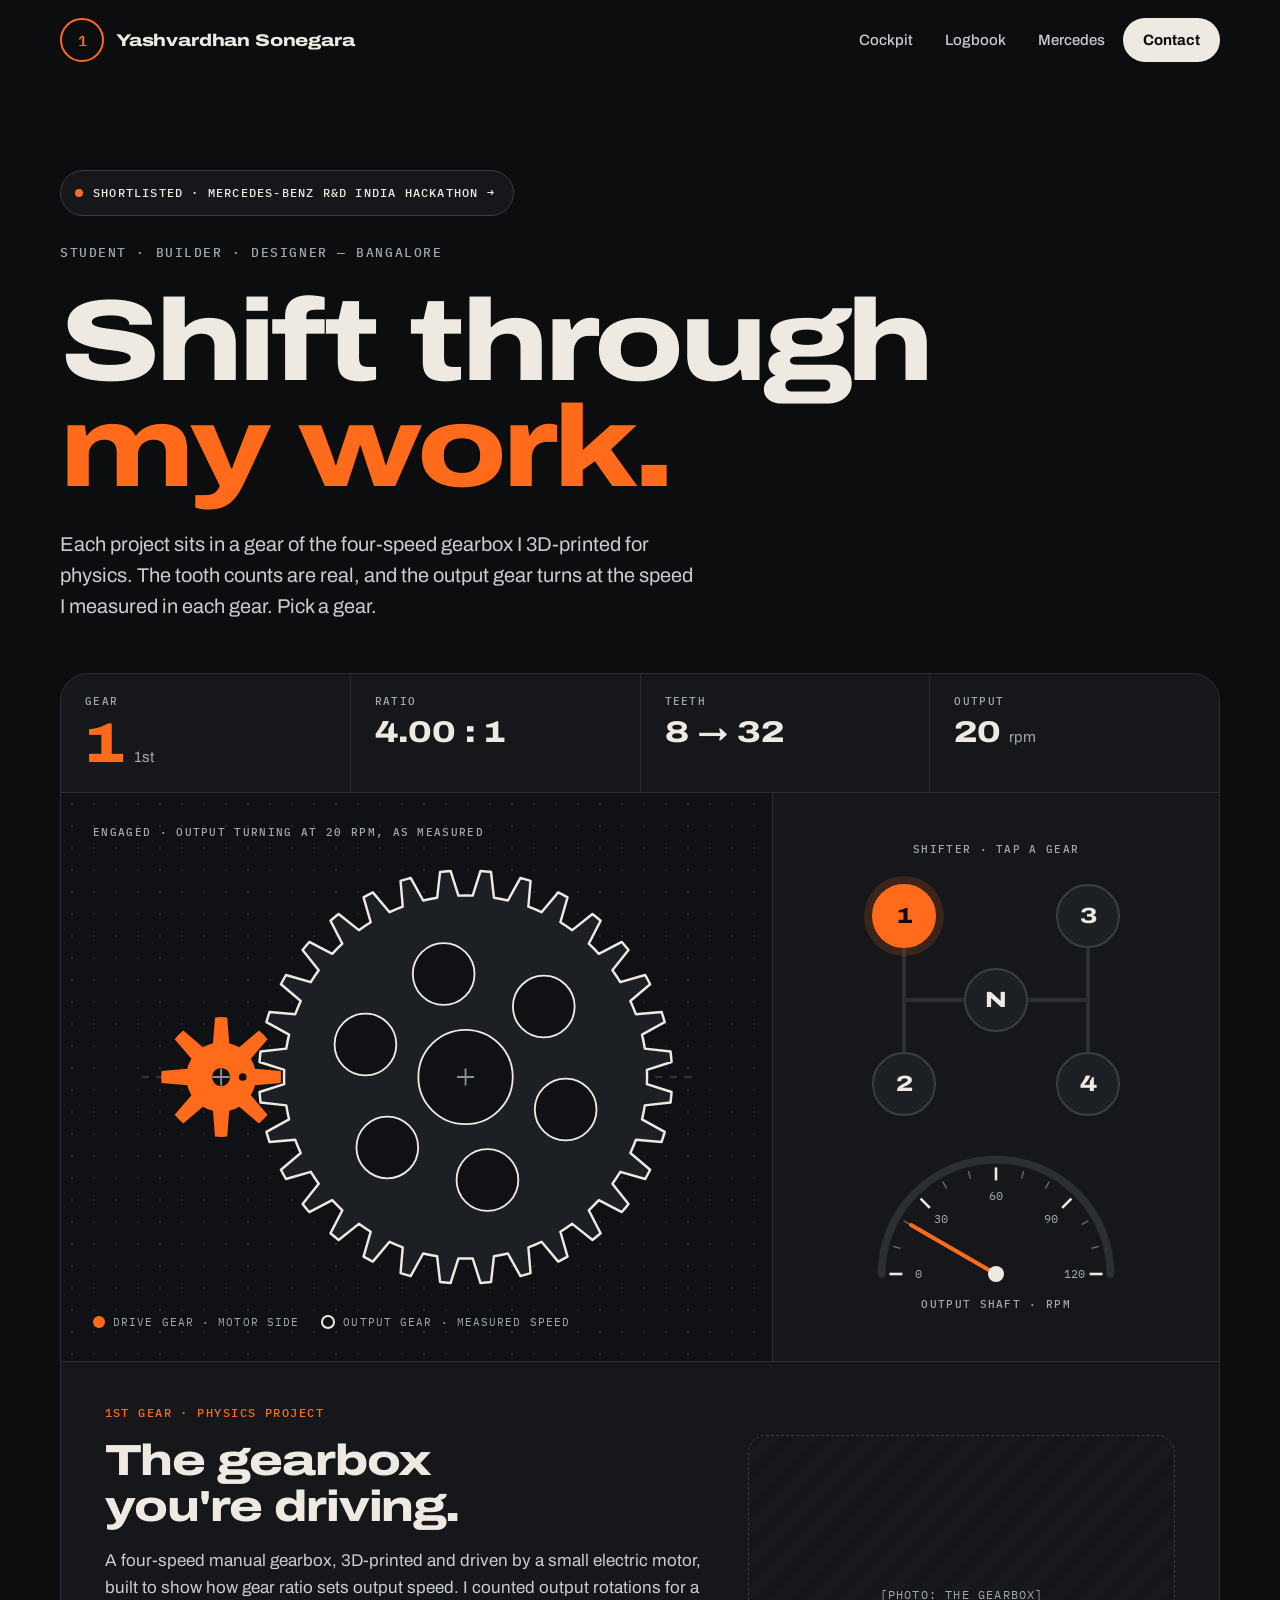
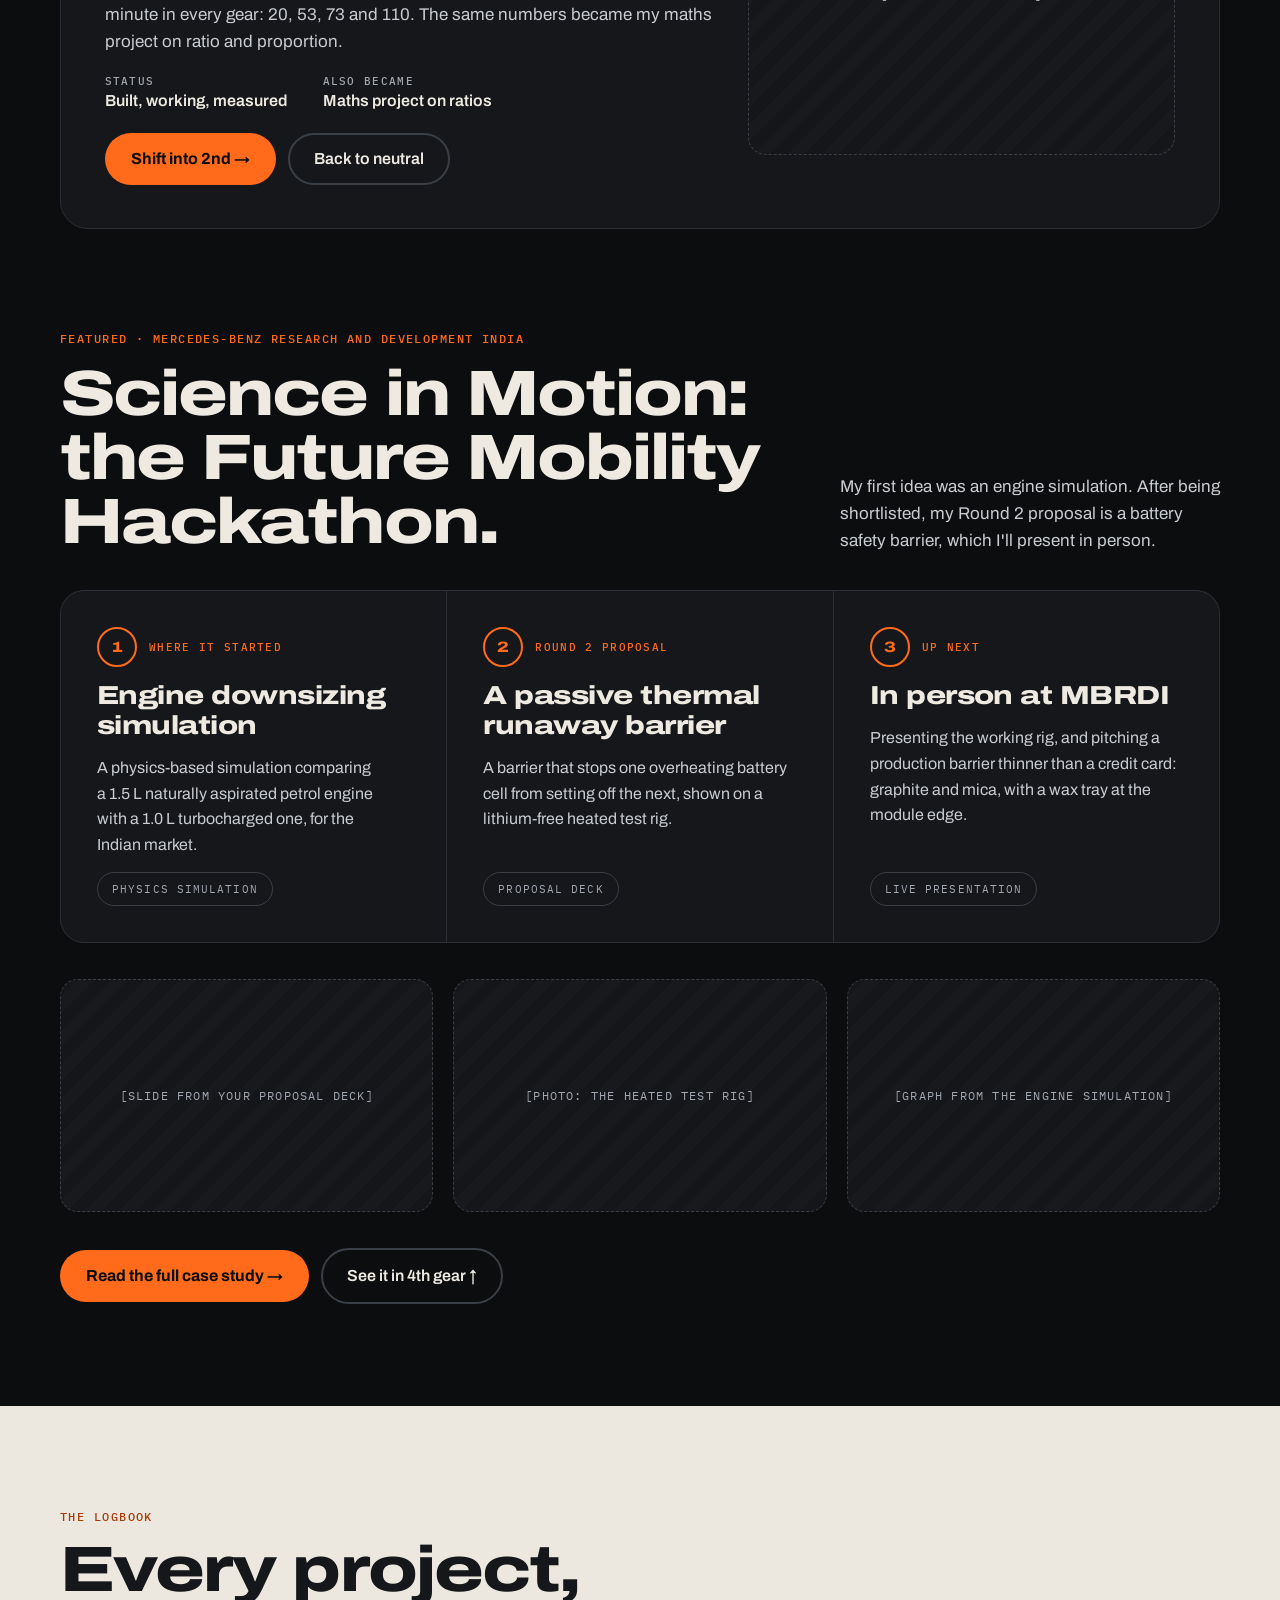
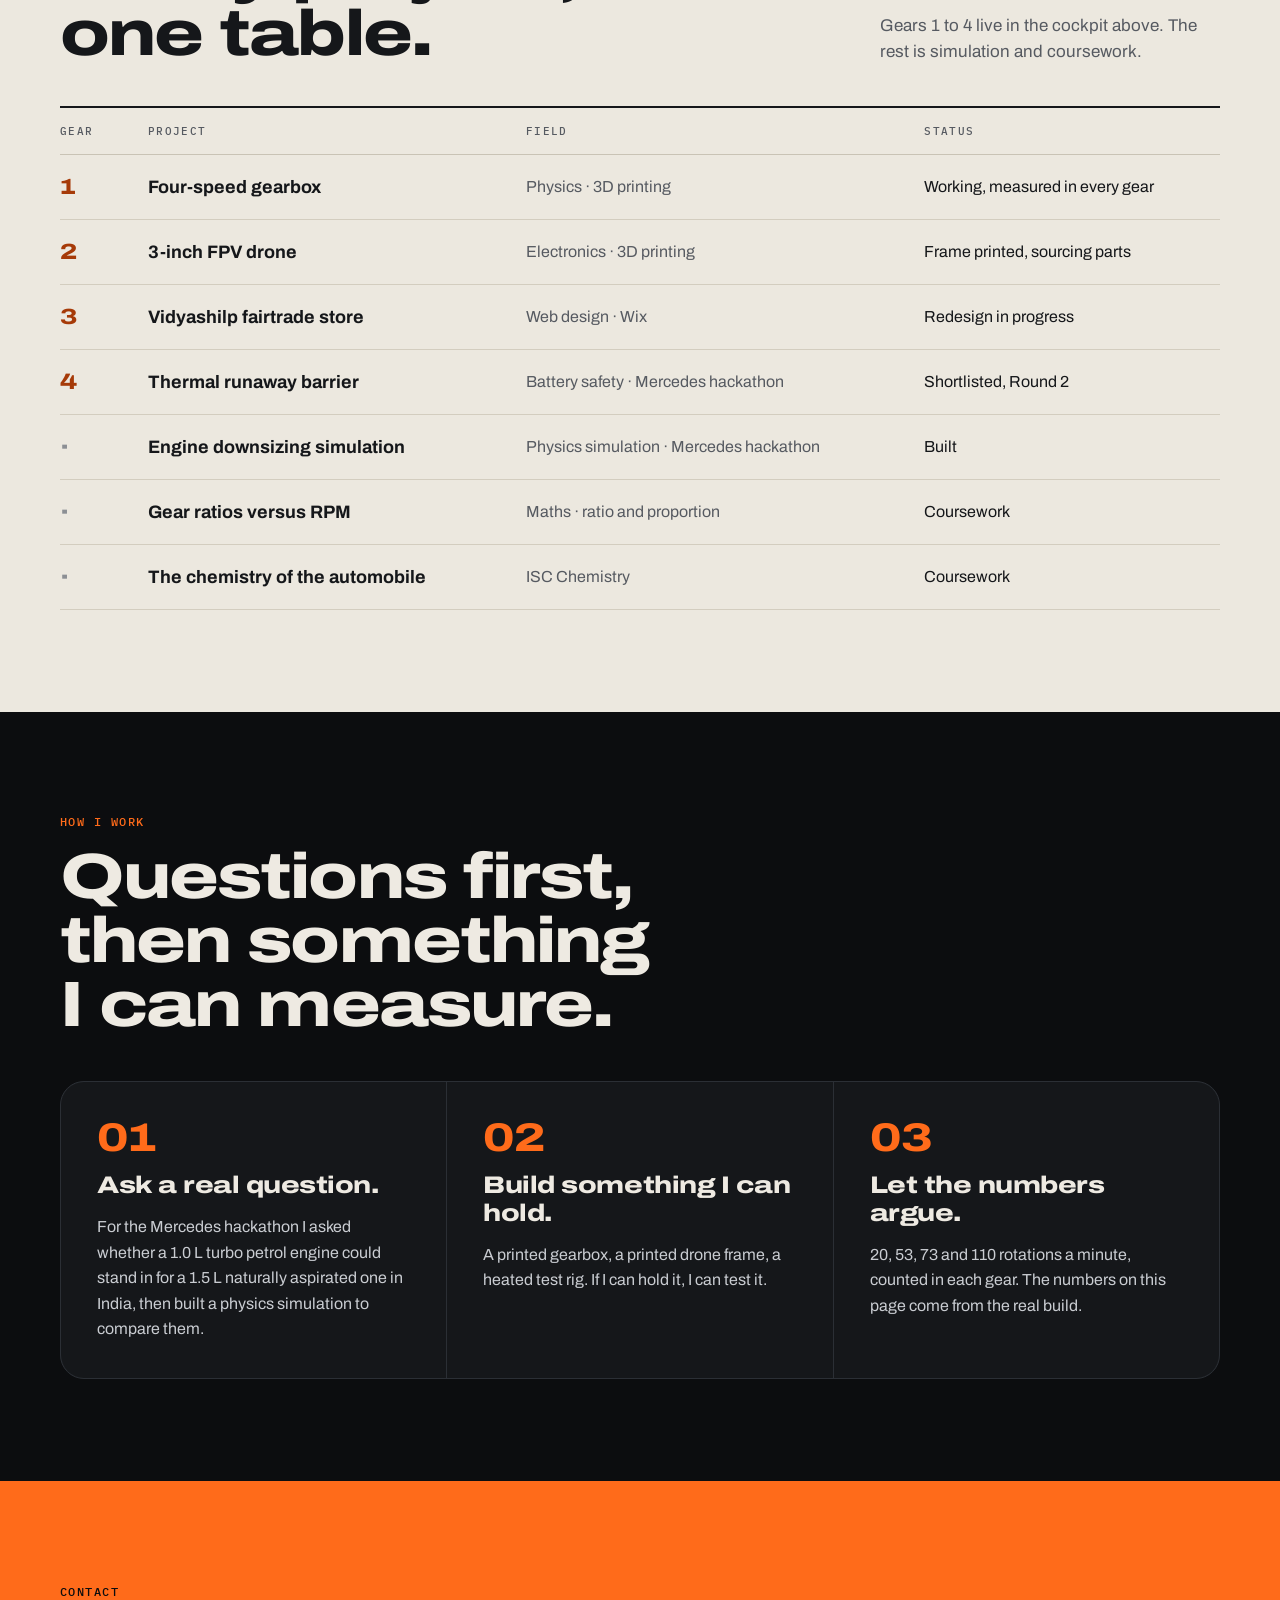
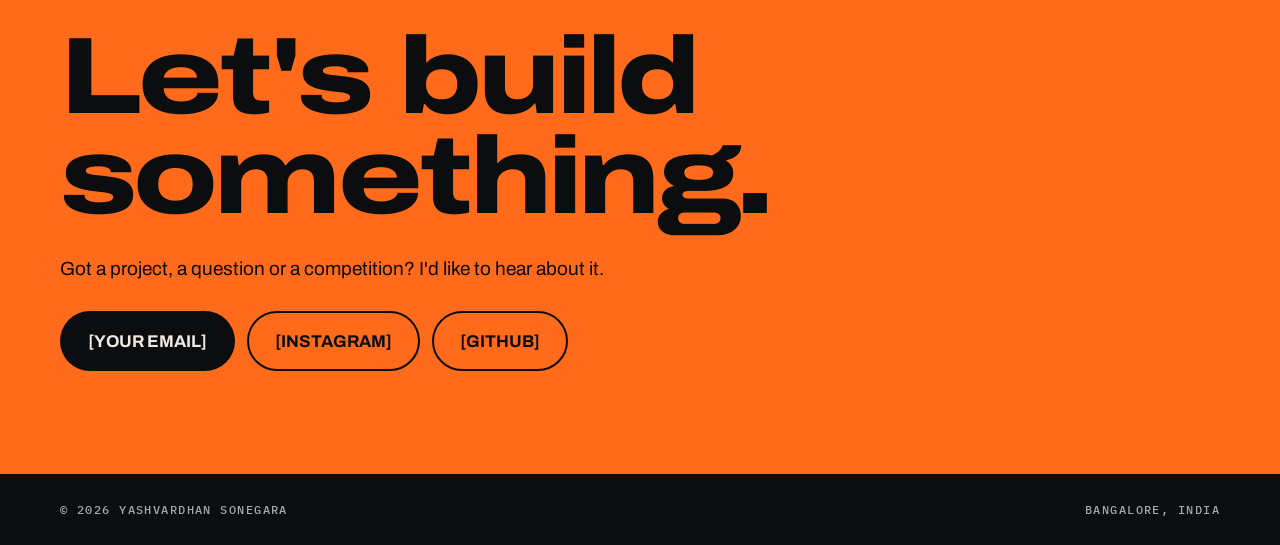
<file: design-reference/home-1st.html>
<!doctype html>
<html lang="en">
<head>
<meta charset="utf-8">
<title>preview</title>

</head>
<body>
<div>

<link rel="preconnect" href="https://fonts.googleapis.com">
<link rel="preconnect" href="https://fonts.gstatic.com" crossorigin="">
<link href="https://fonts.googleapis.com/css2?family=Archivo:wdth,wght@62..125,100..900&amp;family=IBM+Plex+Mono:wght@500;600&amp;display=swap" rel="stylesheet">
<style>
body{margin:0;background:#0C0D0F;color:#EEEAE2;font-family:'Archivo',system-ui,sans-serif}
a{color:inherit;text-decoration:none}
a,button{transition:background-color .15s,color .15s,border-color .15s,box-shadow .2s,transform .12s,opacity .15s,filter .15s}
a:hover{opacity:.82}
a:active,button:active{transform:scale(.96)}
button{font:inherit;cursor:pointer}
:focus-visible{outline:3px solid #FF6B1A;outline-offset:3px}
.knob{background:#1C1F23;border:2px solid #3A3F46;color:#EEEAE2}
.knob:hover{border-color:#FF6B1A}
.knob[aria-pressed="true"]{background:#FF6B1A;border-color:#FF6B1A;color:#0C0D0F;box-shadow:0 0 0 8px rgba(255,107,26,.16)}
.cta:hover{filter:brightness(1.12)}
.ghost:hover{border-color:#EEEAE2}
.spin{transform-box:fill-box;transform-origin:50% 50%;animation-timing-function:linear;animation-iteration-count:infinite}
.cw{animation-name:cw}
.ccw{animation-name:ccw}
@keyframes cw{to{transform:rotate(360deg)}}
@keyframes ccw{to{transform:rotate(-360deg)}}
@media (prefers-reduced-motion:reduce){.spin{animation:none}}
.logtable{min-width:660px}
@media (max-width:600px){.navlink,.wide,.fieldcol{display:none !important}.logtable{min-width:0}}
</style>

<div style="width:100%;background:#0C0D0F;color:#EEEAE2;font-family:'Archivo',system-ui,sans-serif"><header style="max-width:1240px;margin:0 auto;box-sizing:border-box;padding:18px clamp(16px,4vw,40px);display:flex;gap:12px 24px;align-items:center;justify-content:space-between">
<a href="#top" style="display:flex;align-items:center;gap:12px;min-height:44px">
<span aria-hidden="true" style="width:40px;height:40px;border-radius:50%;border:2px solid #FF6B1A;display:flex;align-items:center;justify-content:center;font-family:'IBM Plex Mono',ui-monospace,monospace;font-weight:600;font-size:15px;color:#FF6B1A">1</span>
<span style="font-weight:800;font-stretch:125%;font-size:17px;letter-spacing:-0.01em">Yashvardhan<span class="wide"> Sonegara</span></span>
</a>
<nav aria-label="Main" style="display:flex;flex-wrap:wrap;gap:4px;align-items:center">
<a class="navlink" href="#cockpit" style="min-height:44px;padding:0 14px;display:flex;align-items:center;font-size:15px;font-weight:500;color:#C9CCD1">Cockpit</a>
<a class="navlink" href="#logbook" style="min-height:44px;padding:0 14px;display:flex;align-items:center;font-size:15px;font-weight:500;color:#C9CCD1">Logbook</a>
<a class="navlink" href="#mercedes" style="min-height:44px;padding:0 14px;display:flex;align-items:center;font-size:15px;font-weight:500;color:#C9CCD1">Mercedes</a>
<a href="#contact" style="min-height:44px;padding:0 20px;display:flex;align-items:center;font-size:15px;font-weight:700;background:#EEEAE2;color:#0C0D0F;border-radius:999px">Contact</a>
</nav>
</header>
<section id="top" style="max-width:1240px;margin:0 auto;box-sizing:border-box;padding:clamp(40px,7vw,96px) clamp(16px,4vw,40px) clamp(28px,4vw,52px);display:flex;flex-direction:column;gap:28px">
<a href="#mercedes" style="align-self:flex-start;display:inline-flex;align-items:center;gap:10px;min-height:44px;padding:0 18px 0 14px;border-radius:999px;border:1px solid #3A3F46;background:#15171A;font-family:'IBM Plex Mono',ui-monospace,monospace;font-size:12px;font-weight:500;letter-spacing:.1em;color:#EEEAE2"><span aria-hidden="true" style="width:8px;height:8px;border-radius:50%;background:#FF6B1A;flex:none"></span>SHORTLISTED · MERCEDES-BENZ R&amp;D INDIA HACKATHON →</a>
<span style="font-family:'IBM Plex Mono',ui-monospace,monospace;font-size:13px;font-weight:500;letter-spacing:.12em;color:#A3A8B0">STUDENT · BUILDER · DESIGNER — BANGALORE</span>
<h1 style="margin:0;font-weight:800;font-stretch:125%;font-size:clamp(40px,9vw,120px);line-height:.92;letter-spacing:-0.035em;text-wrap:balance">Shift through <span style="color:#FF6B1A">my work.</span></h1>
<p style="margin:0;max-width:640px;font-size:clamp(17px,1.6vw,20px);line-height:1.55;color:#C9CCD1;text-wrap:pretty">Each project sits in a gear of the four-speed gearbox I 3D-printed for physics. The tooth counts are real, and the output gear turns at the speed I measured in each gear. Pick a gear.</p>
</section>
<section id="cockpit" aria-label="Gearbox cockpit" style="max-width:1240px;margin:0 auto;box-sizing:border-box;padding:0 clamp(16px,4vw,40px) clamp(64px,8vw,112px)">
<div style="background:#15171A;border:1px solid #2B2F35;border-radius:28px;overflow:hidden">
<div style="display:grid;grid-template-columns:repeat(auto-fit,minmax(min(170px,100%),1fr));gap:1px;background:#2B2F35;border-bottom:1px solid #2B2F35">
<div style="background:#15171A;padding:20px clamp(16px,2vw,24px);display:flex;flex-direction:column;gap:8px;min-width:0"><span style="font-family:'IBM Plex Mono',ui-monospace,monospace;font-size:11px;font-weight:500;letter-spacing:.12em;color:#A3A8B0">GEAR</span><span style="display:flex;align-items:baseline;gap:10px"><span style="font-weight:800;font-stretch:125%;font-size:56px;line-height:1;color:#FF6B1A">1</span><span style="font-size:15px;color:#A3A8B0">1st</span></span></div><div style="background:#15171A;padding:20px clamp(16px,2vw,24px);display:flex;flex-direction:column;gap:8px;min-width:0"><span style="font-family:'IBM Plex Mono',ui-monospace,monospace;font-size:11px;font-weight:500;letter-spacing:.12em;color:#A3A8B0">RATIO</span><span style="font-weight:800;font-stretch:125%;font-size:clamp(20px,2.4vw,30px);line-height:1.1;white-space:nowrap">4.00 : 1</span></div><div style="background:#15171A;padding:20px clamp(16px,2vw,24px);display:flex;flex-direction:column;gap:8px;min-width:0"><span style="font-family:'IBM Plex Mono',ui-monospace,monospace;font-size:11px;font-weight:500;letter-spacing:.12em;color:#A3A8B0">TEETH</span><span style="font-weight:800;font-stretch:125%;font-size:clamp(20px,2.4vw,30px);line-height:1.1;white-space:nowrap">8 → 32</span></div><div style="background:#15171A;padding:20px clamp(16px,2vw,24px);display:flex;flex-direction:column;gap:8px;min-width:0"><span style="font-family:'IBM Plex Mono',ui-monospace,monospace;font-size:11px;font-weight:500;letter-spacing:.12em;color:#A3A8B0">OUTPUT</span><span style="display:flex;align-items:baseline;gap:8px"><span style="font-weight:800;font-stretch:125%;font-size:clamp(20px,2.4vw,30px);line-height:1.1;white-space:nowrap">20</span><span style="font-size:15px;color:#A3A8B0">rpm</span></span></div>
</div>
<div style="display:flex;flex-wrap:wrap;gap:1px;background:#2B2F35">
<div style="flex:2 1 420px;min-width:0;box-sizing:border-box;background-color:#101114;background-image:radial-gradient(#262A30 1px,transparent 1.3px);background-size:22px 22px;padding:clamp(20px,3vw,32px);display:flex;flex-direction:column;gap:18px;justify-content:space-between">
<span style="font-family:'IBM Plex Mono',ui-monospace,monospace;font-size:11px;font-weight:500;letter-spacing:.12em;color:#A3A8B0">ENGAGED · OUTPUT TURNING AT 20 RPM, AS MEASURED</span>

<svg viewBox="0 0 520 360" role="img" aria-label="1st gear: a 8-tooth drive gear turning a 32-tooth output gear at 20 rpm" style="width:100%;height:auto;display:block;max-height:440px"><line x1="35.00" y1="180" x2="485.00" y2="180" stroke="#2F343B" stroke-width="1.5" stroke-dasharray="6 6"></line><g class="spin cw" style="animation-duration:0.750000s"><circle cx="100.00" cy="180.00" r="51.00" fill="none"></circle><path d="M127.71 173.35 L148.74 175.01 A49.00 49.00 0 0 1 148.74 184.99 L127.71 186.65 A28.50 28.50 0 0 1 124.30 194.89 L138.00 210.94 A49.00 49.00 0 0 1 130.94 218.00 L114.89 204.30 A28.50 28.50 0 0 1 106.65 207.71 L104.99 228.74 A49.00 49.00 0 0 1 95.01 228.74 L93.35 207.71 A28.50 28.50 0 0 1 85.11 204.30 L69.06 218.00 A49.00 49.00 0 0 1 62.00 210.94 L75.70 194.89 A28.50 28.50 0 0 1 72.29 186.65 L51.26 184.99 A49.00 49.00 0 0 1 51.26 175.01 L72.29 173.35 A28.50 28.50 0 0 1 75.70 165.11 L62.00 149.06 A49.00 49.00 0 0 1 69.06 142.00 L85.11 155.70 A28.50 28.50 0 0 1 93.35 152.29 L95.01 131.26 A49.00 49.00 0 0 1 104.99 131.26 L106.65 152.29 A28.50 28.50 0 0 1 114.89 155.70 L130.94 142.00 A49.00 49.00 0 0 1 138.00 149.06 L124.30 165.11 A28.50 28.50 0 0 1 127.71 173.35 Z" fill="#FF6B1A"></path><circle cx="117.67" cy="180.00" r="3.14" fill="#101114"></circle><circle cx="100.00" cy="180.00" r="7.41" fill="#101114"></circle></g><g class="spin ccw" style="animation-duration:3.000000s"><circle cx="300.00" cy="180.00" r="171.00" fill="none"></circle><path d="M448.39 185.83 L468.55 192.27 A169.00 169.00 0 0 1 467.71 200.85 L446.67 203.23 A148.50 148.50 0 0 1 444.40 214.67 L462.92 224.91 A169.00 169.00 0 0 1 460.42 233.17 L439.32 231.40 A148.50 148.50 0 0 1 434.86 242.17 L451.03 255.84 A169.00 169.00 0 0 1 446.96 263.44 L426.62 257.59 A148.50 148.50 0 0 1 420.14 267.29 L433.33 283.84 A169.00 169.00 0 0 1 427.86 290.51 L409.05 280.80 A148.50 148.50 0 0 1 400.80 289.05 L410.51 307.86 A169.00 169.00 0 0 1 403.84 313.33 L387.29 300.14 A148.50 148.50 0 0 1 377.59 306.62 L383.44 326.96 A169.00 169.00 0 0 1 375.84 331.03 L362.17 314.86 A148.50 148.50 0 0 1 351.40 319.32 L353.17 340.42 A169.00 169.00 0 0 1 344.91 342.92 L334.67 324.40 A148.50 148.50 0 0 1 323.23 326.67 L320.85 347.71 A169.00 169.00 0 0 1 312.27 348.55 L305.83 328.39 A148.50 148.50 0 0 1 294.17 328.39 L287.73 348.55 A169.00 169.00 0 0 1 279.15 347.71 L276.77 326.67 A148.50 148.50 0 0 1 265.33 324.40 L255.09 342.92 A169.00 169.00 0 0 1 246.83 340.42 L248.60 319.32 A148.50 148.50 0 0 1 237.83 314.86 L224.16 331.03 A169.00 169.00 0 0 1 216.56 326.96 L222.41 306.62 A148.50 148.50 0 0 1 212.71 300.14 L196.16 313.33 A169.00 169.00 0 0 1 189.49 307.86 L199.20 289.05 A148.50 148.50 0 0 1 190.95 280.80 L172.14 290.51 A169.00 169.00 0 0 1 166.67 283.84 L179.86 267.29 A148.50 148.50 0 0 1 173.38 257.59 L153.04 263.44 A169.00 169.00 0 0 1 148.97 255.84 L165.14 242.17 A148.50 148.50 0 0 1 160.68 231.40 L139.58 233.17 A169.00 169.00 0 0 1 137.08 224.91 L155.60 214.67 A148.50 148.50 0 0 1 153.33 203.23 L132.29 200.85 A169.00 169.00 0 0 1 131.45 192.27 L151.61 185.83 A148.50 148.50 0 0 1 151.61 174.17 L131.45 167.73 A169.00 169.00 0 0 1 132.29 159.15 L153.33 156.77 A148.50 148.50 0 0 1 155.60 145.33 L137.08 135.09 A169.00 169.00 0 0 1 139.58 126.83 L160.68 128.60 A148.50 148.50 0 0 1 165.14 117.83 L148.97 104.16 A169.00 169.00 0 0 1 153.04 96.56 L173.38 102.41 A148.50 148.50 0 0 1 179.86 92.71 L166.67 76.16 A169.00 169.00 0 0 1 172.14 69.49 L190.95 79.20 A148.50 148.50 0 0 1 199.20 70.95 L189.49 52.14 A169.00 169.00 0 0 1 196.16 46.67 L212.71 59.86 A148.50 148.50 0 0 1 222.41 53.38 L216.56 33.04 A169.00 169.00 0 0 1 224.16 28.97 L237.83 45.14 A148.50 148.50 0 0 1 248.60 40.68 L246.83 19.58 A169.00 169.00 0 0 1 255.09 17.08 L265.33 35.60 A148.50 148.50 0 0 1 276.77 33.33 L279.15 12.29 A169.00 169.00 0 0 1 287.73 11.45 L294.17 31.61 A148.50 148.50 0 0 1 305.83 31.61 L312.27 11.45 A169.00 169.00 0 0 1 320.85 12.29 L323.23 33.33 A148.50 148.50 0 0 1 334.67 35.60 L344.91 17.08 A169.00 169.00 0 0 1 353.17 19.58 L351.40 40.68 A148.50 148.50 0 0 1 362.17 45.14 L375.84 28.97 A169.00 169.00 0 0 1 383.44 33.04 L377.59 53.38 A148.50 148.50 0 0 1 387.29 59.86 L403.84 46.67 A169.00 169.00 0 0 1 410.51 52.14 L400.80 70.95 A148.50 148.50 0 0 1 409.05 79.20 L427.86 69.49 A169.00 169.00 0 0 1 433.33 76.16 L420.14 92.71 A148.50 148.50 0 0 1 426.62 102.41 L446.96 96.56 A169.00 169.00 0 0 1 451.03 104.16 L434.86 117.83 A148.50 148.50 0 0 1 439.32 128.60 L460.42 126.83 A169.00 169.00 0 0 1 462.92 135.09 L444.40 145.33 A148.50 148.50 0 0 1 446.67 156.77 L467.71 159.15 A169.00 169.00 0 0 1 468.55 167.73 L448.39 174.17 A148.50 148.50 0 0 1 448.39 185.83 Z" fill="#1C1F23" stroke="#EEEAE2" stroke-width="2" stroke-linejoin="round"></path><circle cx="381.91" cy="206.62" r="25.25" fill="#101114" stroke="#EEEAE2" stroke-width="1.5"></circle><circle cx="317.91" cy="264.25" r="25.25" fill="#101114" stroke="#EEEAE2" stroke-width="1.5"></circle><circle cx="235.99" cy="237.63" r="25.25" fill="#101114" stroke="#EEEAE2" stroke-width="1.5"></circle><circle cx="218.09" cy="153.38" r="25.25" fill="#101114" stroke="#EEEAE2" stroke-width="1.5"></circle><circle cx="282.09" cy="95.75" r="25.25" fill="#101114" stroke="#EEEAE2" stroke-width="1.5"></circle><circle cx="364.01" cy="122.37" r="25.25" fill="#101114" stroke="#EEEAE2" stroke-width="1.5"></circle><circle cx="300.00" cy="180.00" r="38.61" fill="#101114" stroke="#EEEAE2" stroke-width="1.5"></circle></g><path d="M93.00 180 H107.00 M100.00 173 V187" stroke="#8A9099" stroke-width="1.5"></path><path d="M293.00 180 H307.00 M300.00 173 V187" stroke="#8A9099" stroke-width="1.5"></path></svg>



<div style="display:flex;flex-wrap:wrap;gap:8px 22px;font-family:'IBM Plex Mono',ui-monospace,monospace;font-size:11px;letter-spacing:.1em;color:#A3A8B0">
<span style="display:flex;align-items:center;gap:8px"><span aria-hidden="true" style="width:12px;height:12px;border-radius:50%;background:#FF6B1A"></span>DRIVE GEAR · MOTOR SIDE</span>
<span style="display:flex;align-items:center;gap:8px"><span aria-hidden="true" style="width:10px;height:10px;border-radius:50%;border:2px solid #EEEAE2"></span>OUTPUT GEAR · MEASURED SPEED</span>
</div>
</div>
<div style="flex:1 1 300px;min-width:0;box-sizing:border-box;background:#15171A;padding:32px 20px;display:flex;flex-direction:column;gap:28px;align-items:center;justify-content:center">
<span style="font-family:'IBM Plex Mono',ui-monospace,monospace;font-size:11px;font-weight:500;letter-spacing:.12em;color:#A3A8B0">SHIFTER · TAP A GEAR</span>
<div style="position:relative;width:248px;height:232px">
<div aria-hidden="true" style="position:absolute;left:30px;top:32px;width:4px;height:168px;background:#2B2F35;border-radius:2px"></div>
<div aria-hidden="true" style="position:absolute;left:214px;top:32px;width:4px;height:168px;background:#2B2F35;border-radius:2px"></div>
<div aria-hidden="true" style="position:absolute;left:32px;top:114px;width:184px;height:4px;background:#2B2F35;border-radius:2px"></div>
<div style="position:absolute;inset:0;display:grid;grid-template-columns:repeat(3,64px);grid-template-rows:repeat(3,64px);column-gap:28px;row-gap:20px">
<button class="knob" aria-pressed="true" aria-label="Shift to 1st gear: the gearbox" onClick="" style="grid-column:1;grid-row:1;width:64px;height:64px;border-radius:50%;padding:0;font-weight:800;font-stretch:125%;font-size:22px;display:flex;align-items:center;justify-content:center">1</button>
<button class="knob" aria-pressed="false" aria-label="Shift to 3rd gear: the fairtrade store" onClick="" style="grid-column:3;grid-row:1;width:64px;height:64px;border-radius:50%;padding:0;font-weight:800;font-stretch:125%;font-size:22px;display:flex;align-items:center;justify-content:center">3</button>
<button class="knob" aria-pressed="false" aria-label="Shift to neutral: about me" onClick="" style="grid-column:2;grid-row:2;width:64px;height:64px;border-radius:50%;padding:0;font-weight:800;font-stretch:125%;font-size:22px;display:flex;align-items:center;justify-content:center">N</button>
<button class="knob" aria-pressed="false" aria-label="Shift to 2nd gear: the FPV drone" onClick="" style="grid-column:1;grid-row:3;width:64px;height:64px;border-radius:50%;padding:0;font-weight:800;font-stretch:125%;font-size:22px;display:flex;align-items:center;justify-content:center">2</button>
<button class="knob" aria-pressed="false" aria-label="Shift to 4th gear: the Mercedes hackathon" onClick="" style="grid-column:3;grid-row:3;width:64px;height:64px;border-radius:50%;padding:0;font-weight:800;font-stretch:125%;font-size:22px;display:flex;align-items:center;justify-content:center">4</button>
</div>
</div>
<div style="width:100%;max-width:260px;display:flex;flex-direction:column;gap:10px;align-items:center">
<div style="position:relative;width:100%;aspect-ratio:200/110">
<svg viewBox="0 0 200 110" aria-hidden="true" style="position:absolute;inset:0;width:100%;height:100%"><path d="M12 100 A88 88 0 0 1 188 100" fill="none" stroke="#2B2F35" stroke-width="6" stroke-linecap="round"></path><line x1="28.00" y1="100.00" x2="18.00" y2="100.00" stroke="#EEEAE2" stroke-width="2"></line><text x="40.00" y="103.00" text-anchor="middle" fill="#A3A8B0" style="font-family:'IBM Plex Mono',monospace;font-size:9px">0</text><line x1="26.59" y1="80.33" x2="20.79" y2="78.78" stroke="#6B7078" stroke-width="1"></line><line x1="34.18" y1="62.00" x2="28.99" y2="59.00" stroke="#6B7078" stroke-width="1"></line><line x1="49.09" y1="49.09" x2="42.02" y2="42.02" stroke="#EEEAE2" stroke-width="2"></line><text x="57.57" y="60.57" text-anchor="middle" fill="#A3A8B0" style="font-family:'IBM Plex Mono',monospace;font-size:9px">30</text><line x1="62.00" y1="34.18" x2="59.00" y2="28.99" stroke="#6B7078" stroke-width="1"></line><line x1="80.33" y1="26.59" x2="78.78" y2="20.79" stroke="#6B7078" stroke-width="1"></line><line x1="100.00" y1="28.00" x2="100.00" y2="18.00" stroke="#EEEAE2" stroke-width="2"></line><text x="100.00" y="43.00" text-anchor="middle" fill="#A3A8B0" style="font-family:'IBM Plex Mono',monospace;font-size:9px">60</text><line x1="119.67" y1="26.59" x2="121.22" y2="20.79" stroke="#6B7078" stroke-width="1"></line><line x1="138.00" y1="34.18" x2="141.00" y2="28.99" stroke="#6B7078" stroke-width="1"></line><line x1="150.91" y1="49.09" x2="157.98" y2="42.02" stroke="#EEEAE2" stroke-width="2"></line><text x="142.43" y="60.57" text-anchor="middle" fill="#A3A8B0" style="font-family:'IBM Plex Mono',monospace;font-size:9px">90</text><line x1="165.82" y1="62.00" x2="171.01" y2="59.00" stroke="#6B7078" stroke-width="1"></line><line x1="173.41" y1="80.33" x2="179.21" y2="78.78" stroke="#6B7078" stroke-width="1"></line><line x1="172.00" y1="100.00" x2="182.00" y2="100.00" stroke="#EEEAE2" stroke-width="2"></line><text x="160.00" y="103.00" text-anchor="middle" fill="#A3A8B0" style="font-family:'IBM Plex Mono',monospace;font-size:9px">120</text></svg>
<div aria-hidden="true" style="position:absolute;left:50%;bottom:9.09%;width:4px;height:70%;margin-left:-2px;background:#FF6B1A;border-radius:2px;transform-origin:50% 100%;transform:rotate(-60.00deg);transition:transform .7s cubic-bezier(.3,1.35,.5,1)"></div>
<div aria-hidden="true" style="position:absolute;left:50%;bottom:9.09%;width:16px;height:16px;margin:0 0 -8px -8px;border-radius:50%;background:#EEEAE2"></div>
</div>
<span style="font-family:'IBM Plex Mono',ui-monospace,monospace;font-size:11px;font-weight:500;letter-spacing:.12em;color:#A3A8B0">OUTPUT SHAFT · RPM</span>
</div>
</div>
</div>


<div style="padding:clamp(24px,3.4vw,44px);display:flex;flex-wrap:wrap;gap:32px;align-items:center;border-top:1px solid #2B2F35">
<div style="flex:3 1 360px;min-width:0;display:flex;flex-direction:column;gap:18px">
<span style="font-family:'IBM Plex Mono',ui-monospace,monospace;font-size:12px;font-weight:500;letter-spacing:.12em;color:#FF6B1A">1ST GEAR · PHYSICS PROJECT</span>
<h2 style="margin:0;font-weight:800;font-stretch:125%;font-size:clamp(28px,3.4vw,44px);line-height:1.04;letter-spacing:-0.025em;text-wrap:balance">The gearbox you&#39;re driving.</h2>
<p style="margin:0;font-size:17px;line-height:1.6;color:#C9CCD1;max-width:620px;text-wrap:pretty">A four-speed manual gearbox, 3D-printed and driven by a small electric motor, built to show how gear ratio sets output speed. I counted output rotations for a minute in every gear: 20, 53, 73 and 110. The same numbers became my maths project on ratio and proportion.</p>
<div style="display:flex;flex-wrap:wrap;gap:16px 36px"><div style="display:flex;flex-direction:column;gap:4px"><span style="font-family:'IBM Plex Mono',ui-monospace,monospace;font-size:11px;font-weight:500;letter-spacing:.12em;color:#A3A8B0">STATUS</span><span style="font-size:16px;font-weight:600;color:#EEEAE2">Built, working, measured</span></div><div style="display:flex;flex-direction:column;gap:4px"><span style="font-family:'IBM Plex Mono',ui-monospace,monospace;font-size:11px;font-weight:500;letter-spacing:.12em;color:#A3A8B0">ALSO BECAME</span><span style="font-size:16px;font-weight:600;color:#EEEAE2">Maths project on ratios</span></div></div>
<div style="display:flex;flex-wrap:wrap;gap:12px;padding-top:6px"><button class="cta" onClick="" style="min-height:52px;padding:0 26px;border-radius:999px;border:none;background:#FF6B1A;color:#0C0D0F;font-weight:700;font-size:16px;display:inline-flex;align-items:center;gap:8px">Shift into 2nd →</button><button class="ghost" onClick="" style="min-height:52px;padding:0 24px;border-radius:999px;border:2px solid #3A3F46;background:transparent;color:#EEEAE2;font-weight:600;font-size:16px;display:inline-flex;align-items:center;gap:8px">Back to neutral</button></div>
</div>
<div style="flex:2 1 260px;min-width:0;align-self:center;aspect-ratio:4/3;border-radius:18px;border:1px dashed #3A3F46;background:repeating-linear-gradient(135deg,#14161A 0 12px,#17191D 12px 24px);display:flex;align-items:center;justify-content:center;text-align:center;padding:16px;box-sizing:border-box;font-family:'IBM Plex Mono',ui-monospace,monospace;font-size:12px;letter-spacing:.1em;color:#A3A8B0">[PHOTO: THE GEARBOX]</div>
</div>




</div>
</section>
<section id="mercedes" style="max-width:1240px;margin:0 auto;box-sizing:border-box;padding:0 clamp(16px,4vw,40px) clamp(64px,8vw,112px);display:flex;flex-direction:column;gap:36px">
<div style="display:flex;flex-wrap:wrap;gap:20px 48px;align-items:flex-end;justify-content:space-between">
<div style="flex:1 1 560px;min-width:0;display:flex;flex-direction:column;gap:16px"><span style="font-family:'IBM Plex Mono',ui-monospace,monospace;font-size:12px;font-weight:500;letter-spacing:.12em;color:#FF6B1A">FEATURED · MERCEDES-BENZ RESEARCH AND DEVELOPMENT INDIA</span><h2 style="margin:0;font-weight:800;font-stretch:125%;font-size:clamp(34px,5vw,64px);line-height:1;letter-spacing:-0.03em;text-wrap:balance">Science in Motion: the Future Mobility Hackathon.</h2></div>
<p style="flex:0 1 380px;margin:0;font-size:17px;line-height:1.6;color:#C9CCD1;text-wrap:pretty">My first idea was an engine simulation. After being shortlisted, my Round 2 proposal is a battery safety barrier, which I&#39;ll present in person.</p>
</div>
<div style="display:grid;grid-template-columns:repeat(auto-fit,minmax(min(220px,100%),1fr));gap:1px;background:#2B2F35;border:1px solid #2B2F35;border-radius:24px;overflow:hidden"><div style="background:#15171A;padding:clamp(24px,3vw,36px);display:flex;flex-direction:column;gap:14px;min-width:0"><div style="display:flex;align-items:center;gap:12px"><span style="font-weight:800;font-stretch:125%;font-size:15px;width:36px;height:36px;border-radius:50%;border:2px solid #FF6B1A;color:#FF6B1A;display:flex;align-items:center;justify-content:center;flex:none">1</span><span style="font-family:'IBM Plex Mono',ui-monospace,monospace;font-size:11px;font-weight:500;letter-spacing:.12em;color:#FF6B1A">WHERE IT STARTED</span></div><h3 style="margin:0;font-weight:800;font-stretch:125%;font-size:clamp(22px,2.2vw,26px);line-height:1.15;letter-spacing:-0.02em">Engine downsizing simulation</h3><p style="margin:0;font-size:16px;line-height:1.6;color:#C9CCD1;text-wrap:pretty">A physics-based simulation comparing a 1.5&nbsp;L naturally aspirated petrol engine with a 1.0&nbsp;L turbocharged one, for the Indian market.</p><span style="margin-top:auto;align-self:flex-start;min-height:32px;padding:0 14px;border-radius:999px;border:1px solid #3A3F46;display:inline-flex;align-items:center;font-family:'IBM Plex Mono',ui-monospace,monospace;font-size:11px;letter-spacing:.1em;color:#A3A8B0">PHYSICS SIMULATION</span></div><div style="background:#15171A;padding:clamp(24px,3vw,36px);display:flex;flex-direction:column;gap:14px;min-width:0"><div style="display:flex;align-items:center;gap:12px"><span style="font-weight:800;font-stretch:125%;font-size:15px;width:36px;height:36px;border-radius:50%;border:2px solid #FF6B1A;color:#FF6B1A;display:flex;align-items:center;justify-content:center;flex:none">2</span><span style="font-family:'IBM Plex Mono',ui-monospace,monospace;font-size:11px;font-weight:500;letter-spacing:.12em;color:#FF6B1A">ROUND 2 PROPOSAL</span></div><h3 style="margin:0;font-weight:800;font-stretch:125%;font-size:clamp(22px,2.2vw,26px);line-height:1.15;letter-spacing:-0.02em">A passive thermal runaway barrier</h3><p style="margin:0;font-size:16px;line-height:1.6;color:#C9CCD1;text-wrap:pretty">A barrier that stops one overheating battery cell from setting off the next, shown on a lithium-free heated test rig.</p><span style="margin-top:auto;align-self:flex-start;min-height:32px;padding:0 14px;border-radius:999px;border:1px solid #3A3F46;display:inline-flex;align-items:center;font-family:'IBM Plex Mono',ui-monospace,monospace;font-size:11px;letter-spacing:.1em;color:#A3A8B0">PROPOSAL DECK</span></div><div style="background:#15171A;padding:clamp(24px,3vw,36px);display:flex;flex-direction:column;gap:14px;min-width:0"><div style="display:flex;align-items:center;gap:12px"><span style="font-weight:800;font-stretch:125%;font-size:15px;width:36px;height:36px;border-radius:50%;border:2px solid #FF6B1A;color:#FF6B1A;display:flex;align-items:center;justify-content:center;flex:none">3</span><span style="font-family:'IBM Plex Mono',ui-monospace,monospace;font-size:11px;font-weight:500;letter-spacing:.12em;color:#FF6B1A">UP NEXT</span></div><h3 style="margin:0;font-weight:800;font-stretch:125%;font-size:clamp(22px,2.2vw,26px);line-height:1.15;letter-spacing:-0.02em">In person at MBRDI</h3><p style="margin:0;font-size:16px;line-height:1.6;color:#C9CCD1;text-wrap:pretty">Presenting the working rig, and pitching a production barrier thinner than a credit card: graphite and mica, with a wax tray at the module edge.</p><span style="margin-top:auto;align-self:flex-start;min-height:32px;padding:0 14px;border-radius:999px;border:1px solid #3A3F46;display:inline-flex;align-items:center;font-family:'IBM Plex Mono',ui-monospace,monospace;font-size:11px;letter-spacing:.1em;color:#A3A8B0">LIVE PRESENTATION</span></div></div>
<div style="display:grid;grid-template-columns:repeat(auto-fit,minmax(min(220px,100%),1fr));gap:20px"><div style="flex:2 1 260px;min-width:0;align-self:center;aspect-ratio:16/10;border-radius:18px;border:1px dashed #3A3F46;background:repeating-linear-gradient(135deg,#14161A 0 12px,#17191D 12px 24px);display:flex;align-items:center;justify-content:center;text-align:center;padding:16px;box-sizing:border-box;font-family:'IBM Plex Mono',ui-monospace,monospace;font-size:12px;letter-spacing:.1em;color:#A3A8B0;width:100%">[SLIDE FROM YOUR PROPOSAL DECK]</div><div style="flex:2 1 260px;min-width:0;align-self:center;aspect-ratio:16/10;border-radius:18px;border:1px dashed #3A3F46;background:repeating-linear-gradient(135deg,#14161A 0 12px,#17191D 12px 24px);display:flex;align-items:center;justify-content:center;text-align:center;padding:16px;box-sizing:border-box;font-family:'IBM Plex Mono',ui-monospace,monospace;font-size:12px;letter-spacing:.1em;color:#A3A8B0;width:100%">[PHOTO: THE HEATED TEST RIG]</div><div style="flex:2 1 260px;min-width:0;align-self:center;aspect-ratio:16/10;border-radius:18px;border:1px dashed #3A3F46;background:repeating-linear-gradient(135deg,#14161A 0 12px,#17191D 12px 24px);display:flex;align-items:center;justify-content:center;text-align:center;padding:16px;box-sizing:border-box;font-family:'IBM Plex Mono',ui-monospace,monospace;font-size:12px;letter-spacing:.1em;color:#A3A8B0;width:100%">[GRAPH FROM THE ENGINE SIMULATION]</div></div>
<div style="display:flex;flex-wrap:wrap;gap:12px;align-items:center"><a class="cta" href="Case.dc.html" style="min-height:52px;padding:0 26px;border-radius:999px;background:#FF6B1A;color:#0C0D0F;font-weight:700;font-size:16px;display:inline-flex;align-items:center;gap:8px">Read the full case study →</a><a class="ghost" href="#cockpit" onClick="" style="min-height:52px;padding:0 24px;border-radius:999px;border:2px solid #3A3F46;color:#EEEAE2;font-weight:600;font-size:16px;display:inline-flex;align-items:center;gap:8px">See it in 4th gear ↑</a></div>
</section>
<section id="logbook" style="background:#ECE8DF;color:#15171A">
<div style="max-width:1240px;margin:0 auto;box-sizing:border-box;padding:clamp(64px,8vw,112px) clamp(16px,4vw,40px);display:flex;flex-direction:column;gap:40px">
<div style="display:flex;flex-wrap:wrap;gap:20px 48px;align-items:flex-end;justify-content:space-between">
<div style="flex:1 1 520px;min-width:0;display:flex;flex-direction:column;gap:14px">
<span style="font-family:'IBM Plex Mono',ui-monospace,monospace;font-size:12px;font-weight:500;letter-spacing:.12em;color:#A63A08">THE LOGBOOK</span>
<h2 style="margin:0;font-weight:800;font-stretch:125%;font-size:clamp(34px,5vw,64px);line-height:1;letter-spacing:-0.03em;text-wrap:balance">Every project, one table.</h2>
</div>
<p style="flex:0 1 340px;margin:0;font-size:17px;line-height:1.55;color:#565A61">Gears 1 to 4 live in the cockpit above. The rest is simulation and coursework.</p>
</div>
<div style="overflow-x:auto;border-top:2px solid #15171A">
<table class="logtable" style="width:100%;border-collapse:collapse">
<thead><tr><th scope="col" style="text-align:left;padding:16px 16px 16px 0;font-family:'IBM Plex Mono',ui-monospace,monospace;font-size:11px;font-weight:500;letter-spacing:.12em;color:#565A61;border-bottom:1px solid #C9C3B5;width:72px">GEAR</th><th scope="col" style="text-align:left;padding:16px 16px 16px 0;font-family:'IBM Plex Mono',ui-monospace,monospace;font-size:11px;font-weight:500;letter-spacing:.12em;color:#565A61;border-bottom:1px solid #C9C3B5">PROJECT</th><th class="fieldcol" scope="col" style="text-align:left;padding:16px 16px 16px 0;font-family:'IBM Plex Mono',ui-monospace,monospace;font-size:11px;font-weight:500;letter-spacing:.12em;color:#565A61;border-bottom:1px solid #C9C3B5">FIELD</th><th scope="col" style="text-align:left;padding:16px 16px 16px 0;font-family:'IBM Plex Mono',ui-monospace,monospace;font-size:11px;font-weight:500;letter-spacing:.12em;color:#565A61;border-bottom:1px solid #C9C3B5">STATUS</th></tr></thead>
<tbody>
<tr><td style="padding:20px 16px 20px 0;border-bottom:1px solid #D3CDBF;font-weight:800;font-stretch:125%;font-size:22px;color:#A63A08">1</td><td style="padding:20px 16px 20px 0;border-bottom:1px solid #D3CDBF;font-size:18px;font-weight:700">Four-speed gearbox</td><td class="fieldcol" style="padding:20px 16px 20px 0;border-bottom:1px solid #D3CDBF;font-size:16px;color:#565A61">Physics · 3D printing</td><td style="padding:20px 0;border-bottom:1px solid #D3CDBF;font-size:16px">Working, measured in every gear</td></tr>
<tr><td style="padding:20px 16px 20px 0;border-bottom:1px solid #D3CDBF;font-weight:800;font-stretch:125%;font-size:22px;color:#A63A08">2</td><td style="padding:20px 16px 20px 0;border-bottom:1px solid #D3CDBF;font-size:18px;font-weight:700">3-inch FPV drone</td><td class="fieldcol" style="padding:20px 16px 20px 0;border-bottom:1px solid #D3CDBF;font-size:16px;color:#565A61">Electronics · 3D printing</td><td style="padding:20px 0;border-bottom:1px solid #D3CDBF;font-size:16px">Frame printed, sourcing parts</td></tr>
<tr><td style="padding:20px 16px 20px 0;border-bottom:1px solid #D3CDBF;font-weight:800;font-stretch:125%;font-size:22px;color:#A63A08">3</td><td style="padding:20px 16px 20px 0;border-bottom:1px solid #D3CDBF;font-size:18px;font-weight:700">Vidyashilp fairtrade store</td><td class="fieldcol" style="padding:20px 16px 20px 0;border-bottom:1px solid #D3CDBF;font-size:16px;color:#565A61">Web design · Wix</td><td style="padding:20px 0;border-bottom:1px solid #D3CDBF;font-size:16px">Redesign in progress</td></tr>
<tr><td style="padding:20px 16px 20px 0;border-bottom:1px solid #D3CDBF;font-weight:800;font-stretch:125%;font-size:22px;color:#A63A08">4</td><td style="padding:20px 16px 20px 0;border-bottom:1px solid #D3CDBF;font-size:18px;font-weight:700">Thermal runaway barrier</td><td class="fieldcol" style="padding:20px 16px 20px 0;border-bottom:1px solid #D3CDBF;font-size:16px;color:#565A61">Battery safety · Mercedes hackathon</td><td style="padding:20px 0;border-bottom:1px solid #D3CDBF;font-size:16px">Shortlisted, Round 2</td></tr>
<tr><td style="padding:20px 16px 20px 0;border-bottom:1px solid #D3CDBF;font-weight:800;font-stretch:125%;font-size:22px;color:#8C8F94">·</td><td style="padding:20px 16px 20px 0;border-bottom:1px solid #D3CDBF;font-size:18px;font-weight:700">Engine downsizing simulation</td><td class="fieldcol" style="padding:20px 16px 20px 0;border-bottom:1px solid #D3CDBF;font-size:16px;color:#565A61">Physics simulation · Mercedes hackathon</td><td style="padding:20px 0;border-bottom:1px solid #D3CDBF;font-size:16px">Built</td></tr>
<tr><td style="padding:20px 16px 20px 0;border-bottom:1px solid #D3CDBF;font-weight:800;font-stretch:125%;font-size:22px;color:#8C8F94">·</td><td style="padding:20px 16px 20px 0;border-bottom:1px solid #D3CDBF;font-size:18px;font-weight:700">Gear ratios versus RPM</td><td class="fieldcol" style="padding:20px 16px 20px 0;border-bottom:1px solid #D3CDBF;font-size:16px;color:#565A61">Maths · ratio and proportion</td><td style="padding:20px 0;border-bottom:1px solid #D3CDBF;font-size:16px">Coursework</td></tr>
<tr><td style="padding:20px 16px 20px 0;border-bottom:1px solid #D3CDBF;font-weight:800;font-stretch:125%;font-size:22px;color:#8C8F94">·</td><td style="padding:20px 16px 20px 0;border-bottom:1px solid #D3CDBF;font-size:18px;font-weight:700">The chemistry of the automobile</td><td class="fieldcol" style="padding:20px 16px 20px 0;border-bottom:1px solid #D3CDBF;font-size:16px;color:#565A61">ISC Chemistry</td><td style="padding:20px 0;border-bottom:1px solid #D3CDBF;font-size:16px">Coursework</td></tr>
</tbody>
</table>
</div>
</div>
</section>
<section id="how" style="max-width:1240px;margin:0 auto;box-sizing:border-box;padding:clamp(64px,8vw,112px) clamp(16px,4vw,40px);display:flex;flex-direction:column;gap:44px">
<div style="display:flex;flex-direction:column;gap:16px;max-width:820px">
<span style="font-family:'IBM Plex Mono',ui-monospace,monospace;font-size:12px;font-weight:500;letter-spacing:.12em;color:#FF6B1A">HOW I WORK</span>
<h2 style="margin:0;font-weight:800;font-stretch:125%;font-size:clamp(34px,5vw,64px);line-height:1;letter-spacing:-0.03em;text-wrap:balance">Questions first, then something I can measure.</h2>
</div>
<div style="display:grid;grid-template-columns:repeat(auto-fit,minmax(min(260px,100%),1fr));gap:1px;background:#2B2F35;border:1px solid #2B2F35;border-radius:24px;overflow:hidden">
<div style="background:#15171A;padding:clamp(24px,3vw,36px);display:flex;flex-direction:column;gap:14px"><span style="font-weight:800;font-stretch:125%;font-size:40px;line-height:1;color:#FF6B1A">01</span><h3 style="margin:0;font-weight:800;font-stretch:125%;font-size:24px;line-height:1.15;letter-spacing:-0.02em">Ask a real question.</h3><p style="margin:0;font-size:16px;line-height:1.6;color:#C9CCD1;text-wrap:pretty">For the Mercedes hackathon I asked whether a 1.0&nbsp;L turbo petrol engine could stand in for a 1.5&nbsp;L naturally aspirated one in India, then built a physics simulation to compare them.</p></div><div style="background:#15171A;padding:clamp(24px,3vw,36px);display:flex;flex-direction:column;gap:14px"><span style="font-weight:800;font-stretch:125%;font-size:40px;line-height:1;color:#FF6B1A">02</span><h3 style="margin:0;font-weight:800;font-stretch:125%;font-size:24px;line-height:1.15;letter-spacing:-0.02em">Build something I can hold.</h3><p style="margin:0;font-size:16px;line-height:1.6;color:#C9CCD1;text-wrap:pretty">A printed gearbox, a printed drone frame, a heated test rig. If I can hold it, I can test it.</p></div><div style="background:#15171A;padding:clamp(24px,3vw,36px);display:flex;flex-direction:column;gap:14px"><span style="font-weight:800;font-stretch:125%;font-size:40px;line-height:1;color:#FF6B1A">03</span><h3 style="margin:0;font-weight:800;font-stretch:125%;font-size:24px;line-height:1.15;letter-spacing:-0.02em">Let the numbers argue.</h3><p style="margin:0;font-size:16px;line-height:1.6;color:#C9CCD1;text-wrap:pretty">20, 53, 73 and 110 rotations a minute, counted in each gear. The numbers on this page come from the real build.</p></div>
</div>
</section>
<section id="contact" style="background:#FF6B1A;color:#0C0D0F">
<div style="max-width:1240px;margin:0 auto;box-sizing:border-box;padding:clamp(64px,8vw,112px) clamp(16px,4vw,40px);display:flex;flex-direction:column;gap:28px">
<span style="font-family:'IBM Plex Mono',ui-monospace,monospace;font-size:12px;font-weight:500;letter-spacing:.12em;color:#0C0D0F">CONTACT</span>
<h2 style="margin:0;font-weight:800;font-stretch:125%;font-size:clamp(44px,8.5vw,128px);line-height:.92;letter-spacing:-0.035em;text-wrap:balance">Let&#39;s build something.</h2>
<p style="margin:0;max-width:560px;font-size:19px;line-height:1.5">Got a project, a question or a competition? I&#39;d like to hear about it.</p>
<div style="display:flex;flex-wrap:wrap;gap:12px">
<a href="mailto:" style="min-height:56px;padding:0 28px;border-radius:999px;background:#0C0D0F;color:#EEEAE2;font-weight:700;font-size:17px;display:flex;align-items:center">[YOUR EMAIL]</a>
<a href="#contact" style="min-height:56px;padding:0 26px;border-radius:999px;border:2px solid #0C0D0F;font-weight:700;font-size:17px;display:flex;align-items:center">[INSTAGRAM]</a>
<a href="#contact" style="min-height:56px;padding:0 26px;border-radius:999px;border:2px solid #0C0D0F;font-weight:700;font-size:17px;display:flex;align-items:center">[GITHUB]</a>
</div>
</div>
</section>
<footer style="max-width:1240px;margin:0 auto;box-sizing:border-box;padding:28px clamp(16px,4vw,40px);display:flex;flex-wrap:wrap;gap:8px 24px;justify-content:space-between">
<span style="font-family:'IBM Plex Mono',ui-monospace,monospace;font-size:12px;font-weight:500;letter-spacing:.12em;color:#A3A8B0">© 2026 YASHVARDHAN SONEGARA</span><span style="font-family:'IBM Plex Mono',ui-monospace,monospace;font-size:12px;font-weight:500;letter-spacing:.12em;color:#A3A8B0">BANGALORE, INDIA</span>
</footer>
</div>
</div>

</body>
</html>
</file>
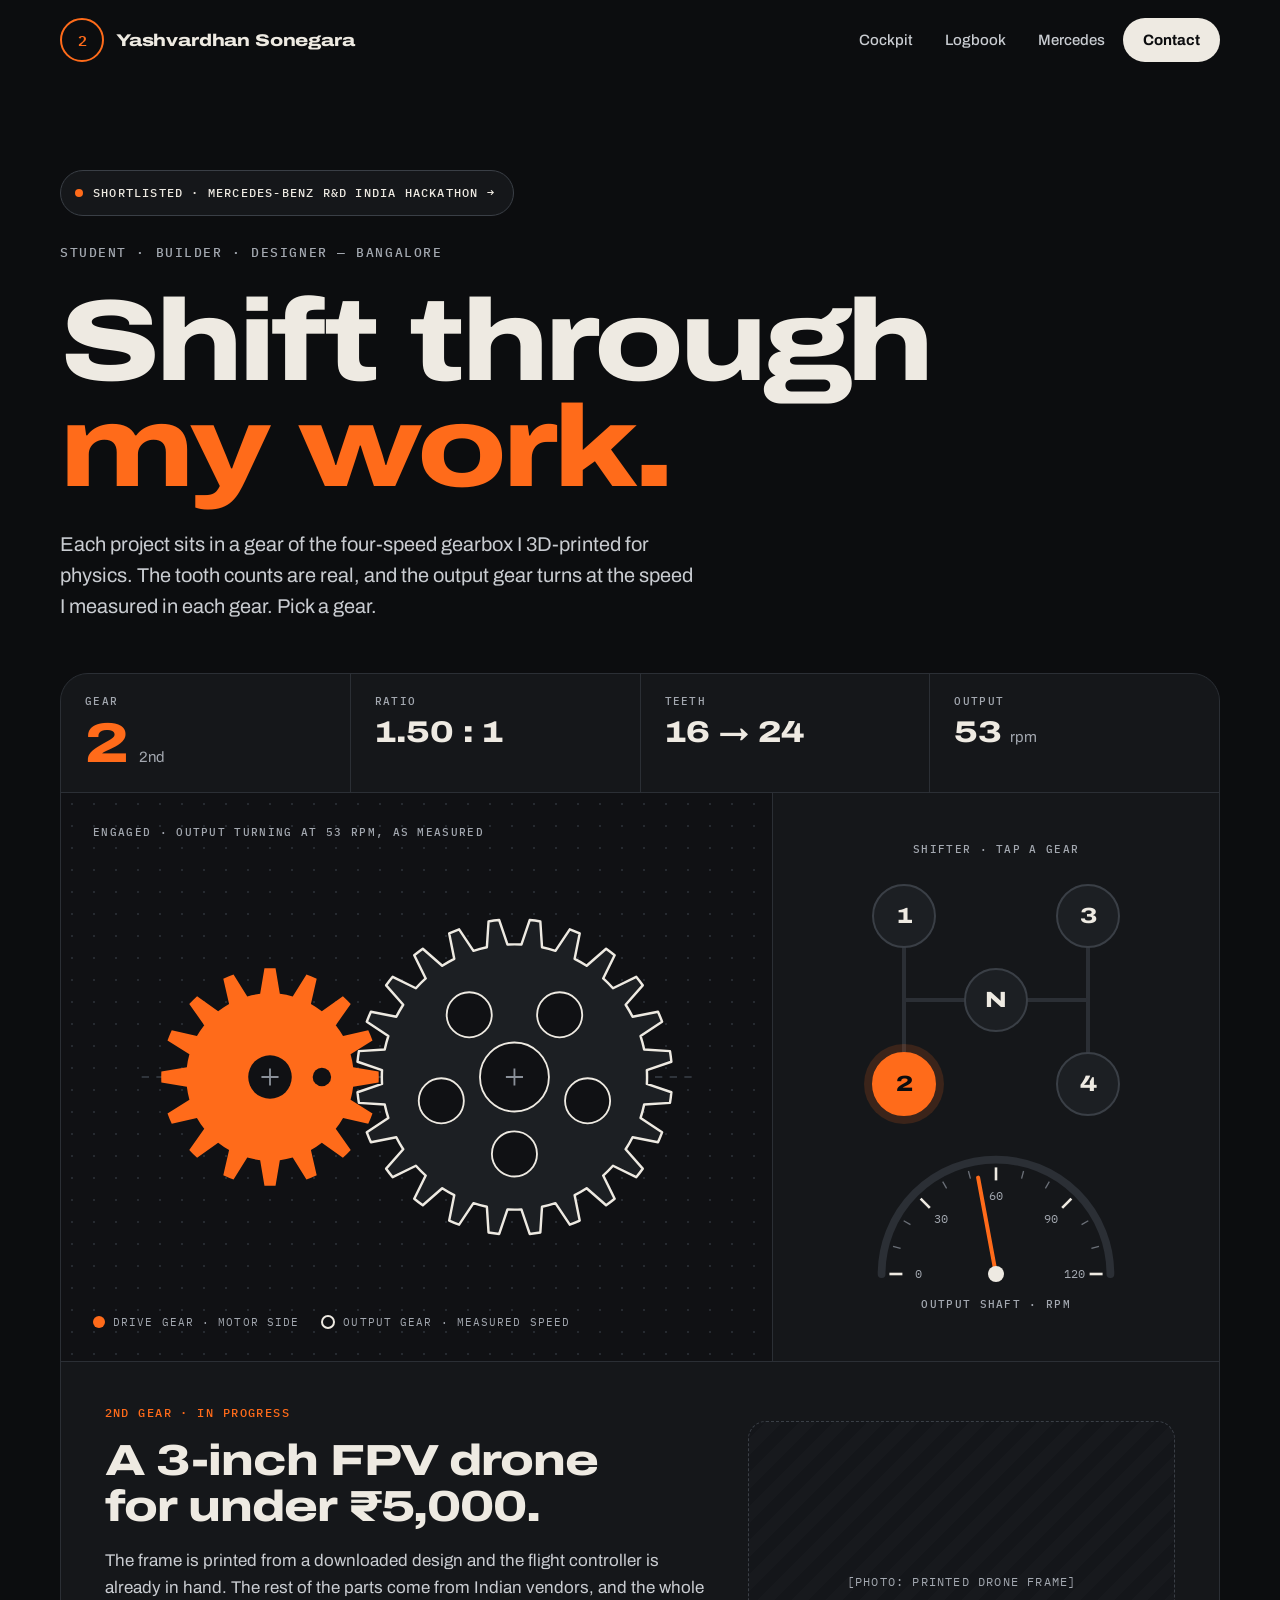
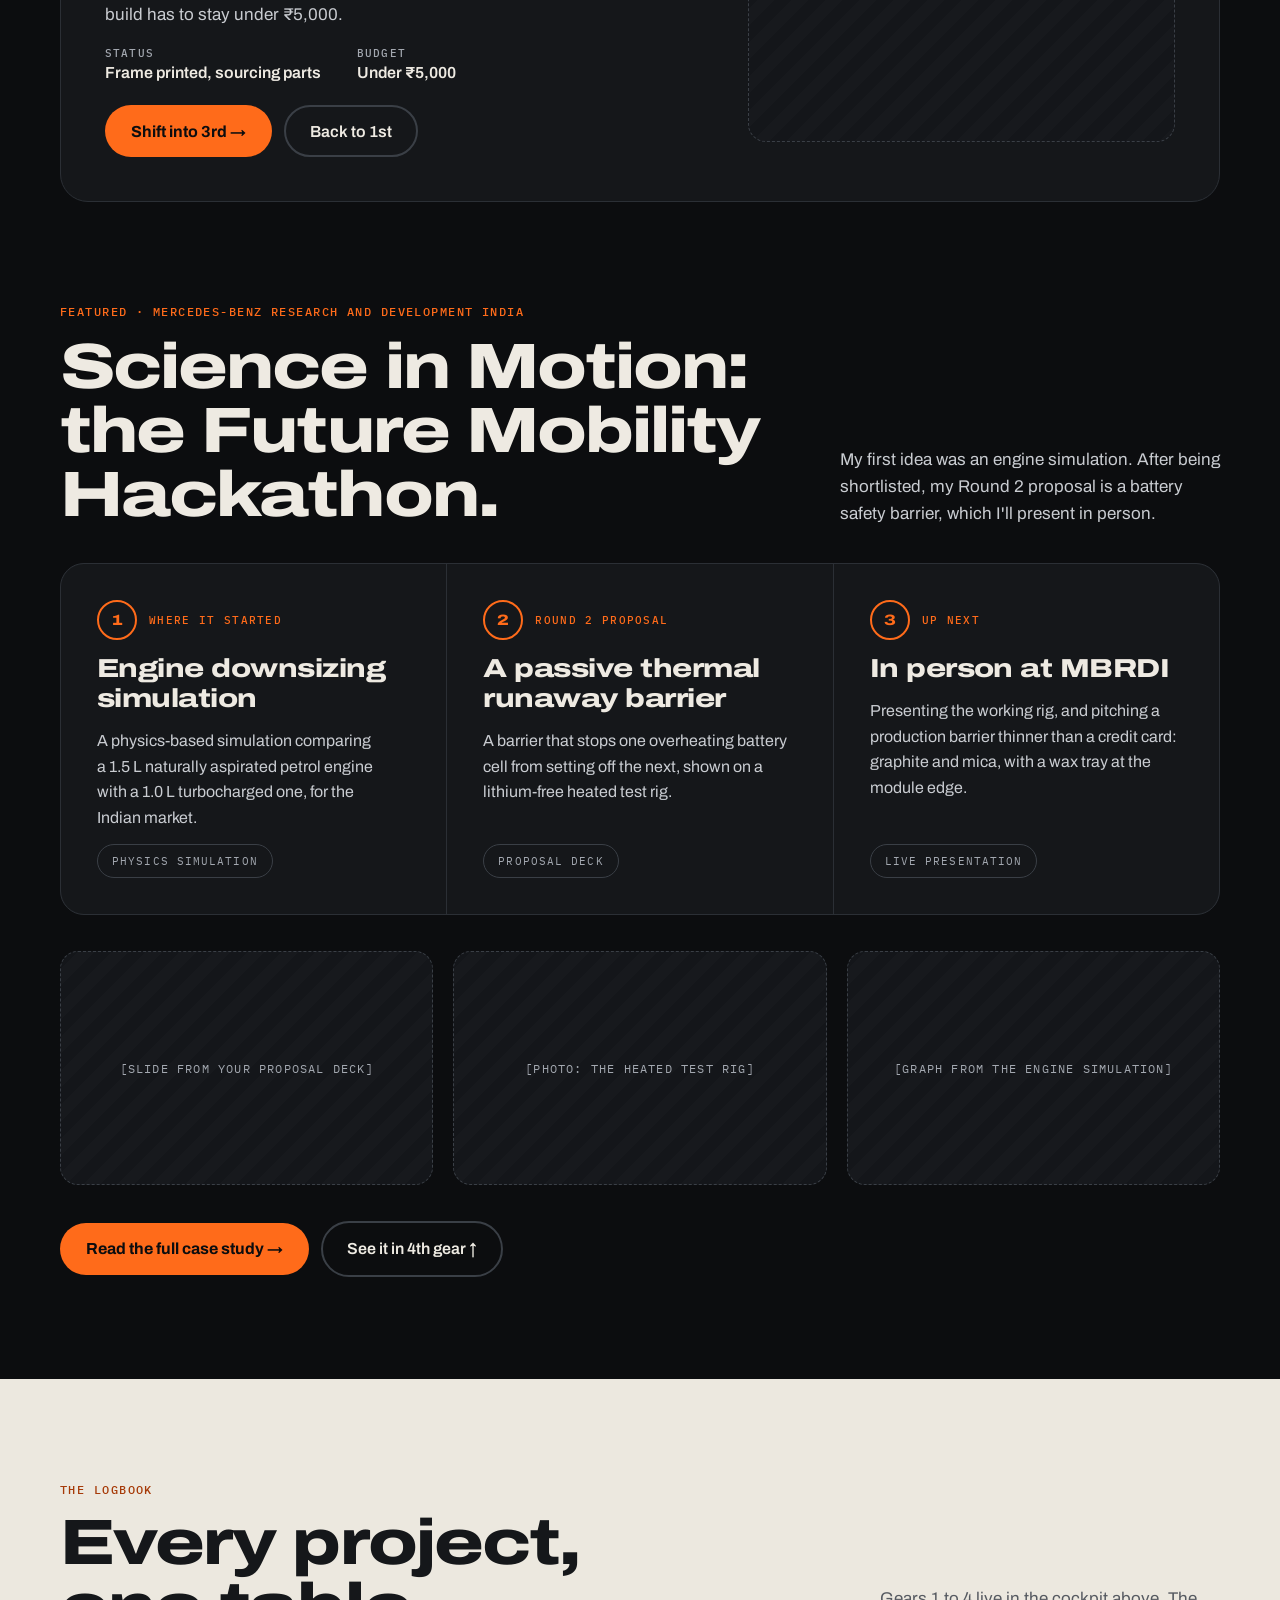
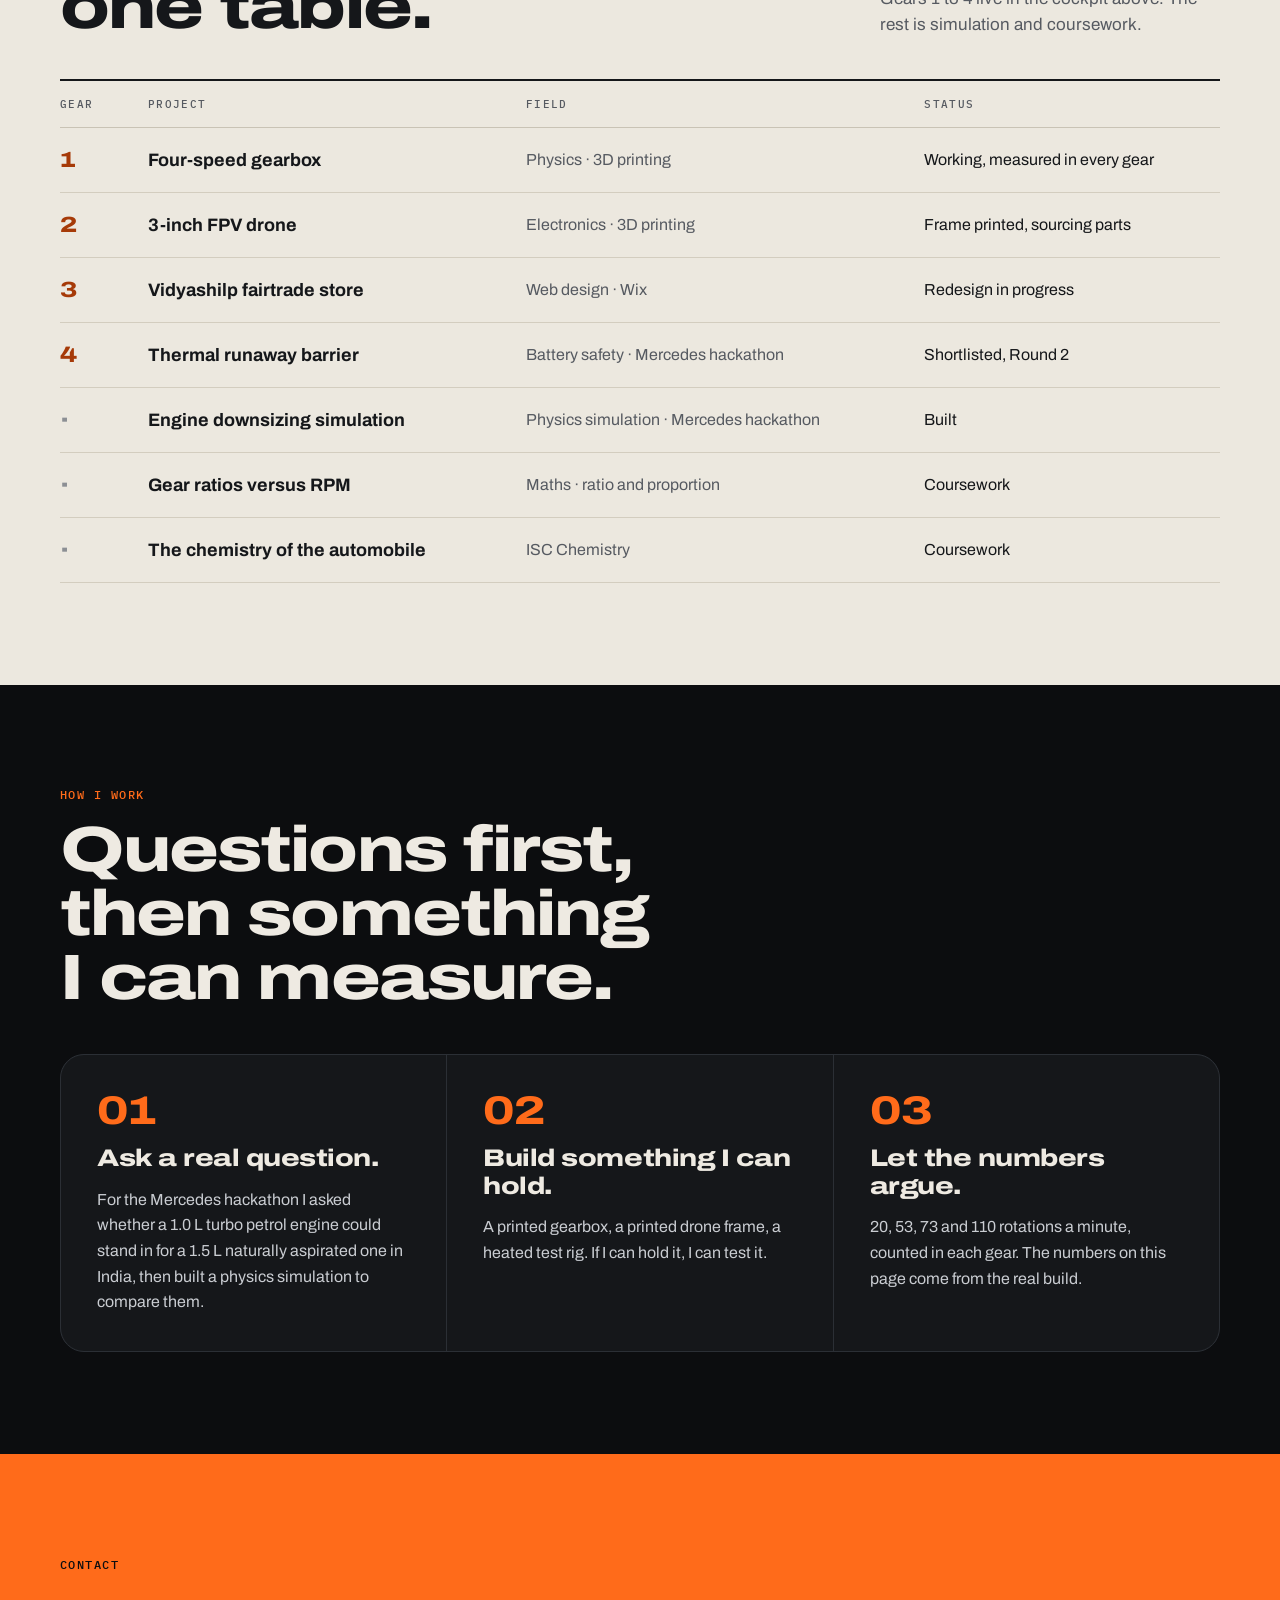
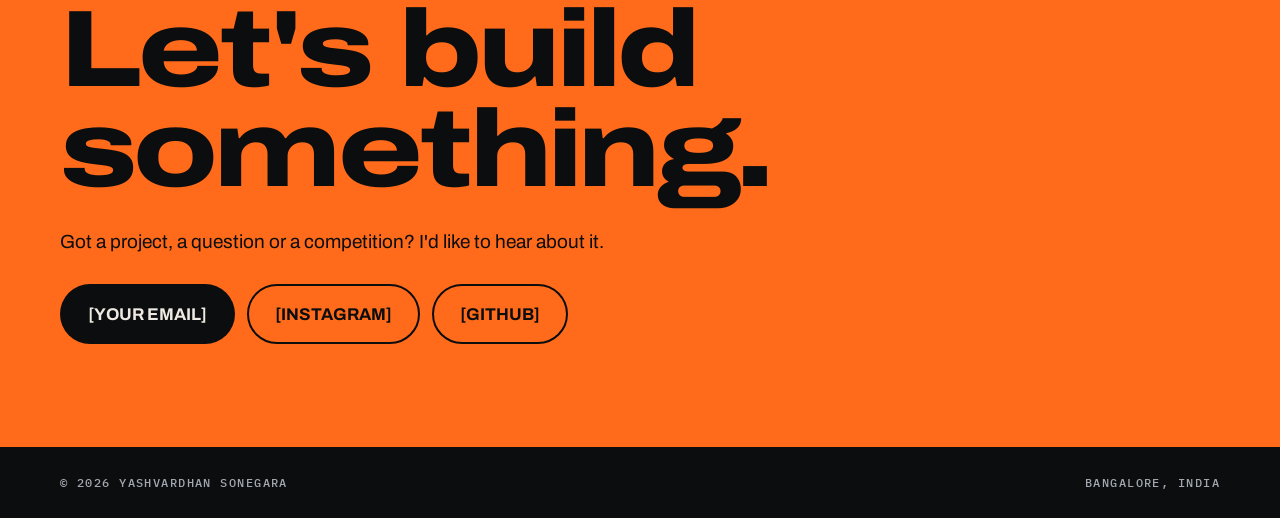
<file: design-reference/home-2nd.html>
<!doctype html>
<html lang="en">
<head>
<meta charset="utf-8">
<title>preview</title>

</head>
<body>
<div>

<link rel="preconnect" href="https://fonts.googleapis.com">
<link rel="preconnect" href="https://fonts.gstatic.com" crossorigin="">
<link href="https://fonts.googleapis.com/css2?family=Archivo:wdth,wght@62..125,100..900&amp;family=IBM+Plex+Mono:wght@500;600&amp;display=swap" rel="stylesheet">
<style>
body{margin:0;background:#0C0D0F;color:#EEEAE2;font-family:'Archivo',system-ui,sans-serif}
a{color:inherit;text-decoration:none}
a,button{transition:background-color .15s,color .15s,border-color .15s,box-shadow .2s,transform .12s,opacity .15s,filter .15s}
a:hover{opacity:.82}
a:active,button:active{transform:scale(.96)}
button{font:inherit;cursor:pointer}
:focus-visible{outline:3px solid #FF6B1A;outline-offset:3px}
.knob{background:#1C1F23;border:2px solid #3A3F46;color:#EEEAE2}
.knob:hover{border-color:#FF6B1A}
.knob[aria-pressed="true"]{background:#FF6B1A;border-color:#FF6B1A;color:#0C0D0F;box-shadow:0 0 0 8px rgba(255,107,26,.16)}
.cta:hover{filter:brightness(1.12)}
.ghost:hover{border-color:#EEEAE2}
.spin{transform-box:fill-box;transform-origin:50% 50%;animation-timing-function:linear;animation-iteration-count:infinite}
.cw{animation-name:cw}
.ccw{animation-name:ccw}
@keyframes cw{to{transform:rotate(360deg)}}
@keyframes ccw{to{transform:rotate(-360deg)}}
@media (prefers-reduced-motion:reduce){.spin{animation:none}}
.logtable{min-width:660px}
@media (max-width:600px){.navlink,.wide,.fieldcol{display:none !important}.logtable{min-width:0}}
</style>

<div style="width:100%;background:#0C0D0F;color:#EEEAE2;font-family:'Archivo',system-ui,sans-serif"><header style="max-width:1240px;margin:0 auto;box-sizing:border-box;padding:18px clamp(16px,4vw,40px);display:flex;gap:12px 24px;align-items:center;justify-content:space-between">
<a href="#top" style="display:flex;align-items:center;gap:12px;min-height:44px">
<span aria-hidden="true" style="width:40px;height:40px;border-radius:50%;border:2px solid #FF6B1A;display:flex;align-items:center;justify-content:center;font-family:'IBM Plex Mono',ui-monospace,monospace;font-weight:600;font-size:15px;color:#FF6B1A">2</span>
<span style="font-weight:800;font-stretch:125%;font-size:17px;letter-spacing:-0.01em">Yashvardhan<span class="wide"> Sonegara</span></span>
</a>
<nav aria-label="Main" style="display:flex;flex-wrap:wrap;gap:4px;align-items:center">
<a class="navlink" href="#cockpit" style="min-height:44px;padding:0 14px;display:flex;align-items:center;font-size:15px;font-weight:500;color:#C9CCD1">Cockpit</a>
<a class="navlink" href="#logbook" style="min-height:44px;padding:0 14px;display:flex;align-items:center;font-size:15px;font-weight:500;color:#C9CCD1">Logbook</a>
<a class="navlink" href="#mercedes" style="min-height:44px;padding:0 14px;display:flex;align-items:center;font-size:15px;font-weight:500;color:#C9CCD1">Mercedes</a>
<a href="#contact" style="min-height:44px;padding:0 20px;display:flex;align-items:center;font-size:15px;font-weight:700;background:#EEEAE2;color:#0C0D0F;border-radius:999px">Contact</a>
</nav>
</header>
<section id="top" style="max-width:1240px;margin:0 auto;box-sizing:border-box;padding:clamp(40px,7vw,96px) clamp(16px,4vw,40px) clamp(28px,4vw,52px);display:flex;flex-direction:column;gap:28px">
<a href="#mercedes" style="align-self:flex-start;display:inline-flex;align-items:center;gap:10px;min-height:44px;padding:0 18px 0 14px;border-radius:999px;border:1px solid #3A3F46;background:#15171A;font-family:'IBM Plex Mono',ui-monospace,monospace;font-size:12px;font-weight:500;letter-spacing:.1em;color:#EEEAE2"><span aria-hidden="true" style="width:8px;height:8px;border-radius:50%;background:#FF6B1A;flex:none"></span>SHORTLISTED · MERCEDES-BENZ R&amp;D INDIA HACKATHON →</a>
<span style="font-family:'IBM Plex Mono',ui-monospace,monospace;font-size:13px;font-weight:500;letter-spacing:.12em;color:#A3A8B0">STUDENT · BUILDER · DESIGNER — BANGALORE</span>
<h1 style="margin:0;font-weight:800;font-stretch:125%;font-size:clamp(40px,9vw,120px);line-height:.92;letter-spacing:-0.035em;text-wrap:balance">Shift through <span style="color:#FF6B1A">my work.</span></h1>
<p style="margin:0;max-width:640px;font-size:clamp(17px,1.6vw,20px);line-height:1.55;color:#C9CCD1;text-wrap:pretty">Each project sits in a gear of the four-speed gearbox I 3D-printed for physics. The tooth counts are real, and the output gear turns at the speed I measured in each gear. Pick a gear.</p>
</section>
<section id="cockpit" aria-label="Gearbox cockpit" style="max-width:1240px;margin:0 auto;box-sizing:border-box;padding:0 clamp(16px,4vw,40px) clamp(64px,8vw,112px)">
<div style="background:#15171A;border:1px solid #2B2F35;border-radius:28px;overflow:hidden">
<div style="display:grid;grid-template-columns:repeat(auto-fit,minmax(min(170px,100%),1fr));gap:1px;background:#2B2F35;border-bottom:1px solid #2B2F35">
<div style="background:#15171A;padding:20px clamp(16px,2vw,24px);display:flex;flex-direction:column;gap:8px;min-width:0"><span style="font-family:'IBM Plex Mono',ui-monospace,monospace;font-size:11px;font-weight:500;letter-spacing:.12em;color:#A3A8B0">GEAR</span><span style="display:flex;align-items:baseline;gap:10px"><span style="font-weight:800;font-stretch:125%;font-size:56px;line-height:1;color:#FF6B1A">2</span><span style="font-size:15px;color:#A3A8B0">2nd</span></span></div><div style="background:#15171A;padding:20px clamp(16px,2vw,24px);display:flex;flex-direction:column;gap:8px;min-width:0"><span style="font-family:'IBM Plex Mono',ui-monospace,monospace;font-size:11px;font-weight:500;letter-spacing:.12em;color:#A3A8B0">RATIO</span><span style="font-weight:800;font-stretch:125%;font-size:clamp(20px,2.4vw,30px);line-height:1.1;white-space:nowrap">1.50 : 1</span></div><div style="background:#15171A;padding:20px clamp(16px,2vw,24px);display:flex;flex-direction:column;gap:8px;min-width:0"><span style="font-family:'IBM Plex Mono',ui-monospace,monospace;font-size:11px;font-weight:500;letter-spacing:.12em;color:#A3A8B0">TEETH</span><span style="font-weight:800;font-stretch:125%;font-size:clamp(20px,2.4vw,30px);line-height:1.1;white-space:nowrap">16 → 24</span></div><div style="background:#15171A;padding:20px clamp(16px,2vw,24px);display:flex;flex-direction:column;gap:8px;min-width:0"><span style="font-family:'IBM Plex Mono',ui-monospace,monospace;font-size:11px;font-weight:500;letter-spacing:.12em;color:#A3A8B0">OUTPUT</span><span style="display:flex;align-items:baseline;gap:8px"><span style="font-weight:800;font-stretch:125%;font-size:clamp(20px,2.4vw,30px);line-height:1.1;white-space:nowrap">53</span><span style="font-size:15px;color:#A3A8B0">rpm</span></span></div>
</div>
<div style="display:flex;flex-wrap:wrap;gap:1px;background:#2B2F35">
<div style="flex:2 1 420px;min-width:0;box-sizing:border-box;background-color:#101114;background-image:radial-gradient(#262A30 1px,transparent 1.3px);background-size:22px 22px;padding:clamp(20px,3vw,32px);display:flex;flex-direction:column;gap:18px;justify-content:space-between">
<span style="font-family:'IBM Plex Mono',ui-monospace,monospace;font-size:11px;font-weight:500;letter-spacing:.12em;color:#A3A8B0">ENGAGED · OUTPUT TURNING AT 53 RPM, AS MEASURED</span>


<svg viewBox="0 0 520 360" role="img" aria-label="2nd gear: a 16-tooth drive gear turning a 24-tooth output gear at 53 rpm" style="width:100%;height:auto;display:block;max-height:440px"><line x1="35.00" y1="180" x2="485.00" y2="180" stroke="#2F343B" stroke-width="1.5" stroke-dasharray="6 6"></line><g class="spin cw" style="animation-duration:0.754717s"><circle cx="140.00" cy="180.00" r="91.00" fill="none"></circle><path d="M208.03 171.95 L228.88 175.46 A89.00 89.00 0 0 1 228.88 184.54 L208.03 188.05 A68.50 68.50 0 0 1 205.93 198.59 L223.86 209.82 A89.00 89.00 0 0 1 220.38 218.21 L199.77 213.47 A68.50 68.50 0 0 1 193.79 222.41 L206.06 239.64 A89.00 89.00 0 0 1 199.64 246.06 L182.41 233.79 A68.50 68.50 0 0 1 173.47 239.77 L178.21 260.38 A89.00 89.00 0 0 1 169.82 263.86 L158.59 245.93 A68.50 68.50 0 0 1 148.05 248.03 L144.54 268.88 A89.00 89.00 0 0 1 135.46 268.88 L131.95 248.03 A68.50 68.50 0 0 1 121.41 245.93 L110.18 263.86 A89.00 89.00 0 0 1 101.79 260.38 L106.53 239.77 A68.50 68.50 0 0 1 97.59 233.79 L80.36 246.06 A89.00 89.00 0 0 1 73.94 239.64 L86.21 222.41 A68.50 68.50 0 0 1 80.23 213.47 L59.62 218.21 A89.00 89.00 0 0 1 56.14 209.82 L74.07 198.59 A68.50 68.50 0 0 1 71.97 188.05 L51.12 184.54 A89.00 89.00 0 0 1 51.12 175.46 L71.97 171.95 A68.50 68.50 0 0 1 74.07 161.41 L56.14 150.18 A89.00 89.00 0 0 1 59.62 141.79 L80.23 146.53 A68.50 68.50 0 0 1 86.21 137.59 L73.94 120.36 A89.00 89.00 0 0 1 80.36 113.94 L97.59 126.21 A68.50 68.50 0 0 1 106.53 120.23 L101.79 99.62 A89.00 89.00 0 0 1 110.18 96.14 L121.41 114.07 A68.50 68.50 0 0 1 131.95 111.97 L135.46 91.12 A89.00 89.00 0 0 1 144.54 91.12 L148.05 111.97 A68.50 68.50 0 0 1 158.59 114.07 L169.82 96.14 A89.00 89.00 0 0 1 178.21 99.62 L173.47 120.23 A68.50 68.50 0 0 1 182.41 126.21 L199.64 113.94 A89.00 89.00 0 0 1 206.06 120.36 L193.79 137.59 A68.50 68.50 0 0 1 199.77 146.53 L220.38 141.79 A89.00 89.00 0 0 1 223.86 150.18 L205.93 161.41 A68.50 68.50 0 0 1 208.03 171.95 Z" fill="#FF6B1A"></path><circle cx="182.47" cy="180.00" r="7.54" fill="#101114"></circle><circle cx="140.00" cy="180.00" r="17.81" fill="#101114"></circle></g><g class="spin ccw" style="animation-duration:1.132075s"><circle cx="340.00" cy="180.00" r="131.00" fill="none"></circle><path d="M448.35 185.68 L468.40 192.48 A129.00 129.00 0 0 1 467.25 201.18 L446.13 202.56 A108.50 108.50 0 0 1 443.19 213.53 L460.79 225.28 A129.00 129.00 0 0 1 457.43 233.39 L436.67 229.26 A108.50 108.50 0 0 1 431.00 239.09 L444.96 255.00 A129.00 129.00 0 0 1 439.61 261.97 L420.63 252.60 A108.50 108.50 0 0 1 412.60 260.63 L421.97 279.61 A129.00 129.00 0 0 1 415.00 284.96 L399.09 271.00 A108.50 108.50 0 0 1 389.26 276.67 L393.39 297.43 A129.00 129.00 0 0 1 385.28 300.79 L373.53 283.19 A108.50 108.50 0 0 1 362.56 286.13 L361.18 307.25 A129.00 129.00 0 0 1 352.48 308.40 L345.68 288.35 A108.50 108.50 0 0 1 334.32 288.35 L327.52 308.40 A129.00 129.00 0 0 1 318.82 307.25 L317.44 286.13 A108.50 108.50 0 0 1 306.47 283.19 L294.72 300.79 A129.00 129.00 0 0 1 286.61 297.43 L290.74 276.67 A108.50 108.50 0 0 1 280.91 271.00 L265.00 284.96 A129.00 129.00 0 0 1 258.03 279.61 L267.40 260.63 A108.50 108.50 0 0 1 259.37 252.60 L240.39 261.97 A129.00 129.00 0 0 1 235.04 255.00 L249.00 239.09 A108.50 108.50 0 0 1 243.33 229.26 L222.57 233.39 A129.00 129.00 0 0 1 219.21 225.28 L236.81 213.53 A108.50 108.50 0 0 1 233.87 202.56 L212.75 201.18 A129.00 129.00 0 0 1 211.60 192.48 L231.65 185.68 A108.50 108.50 0 0 1 231.65 174.32 L211.60 167.52 A129.00 129.00 0 0 1 212.75 158.82 L233.87 157.44 A108.50 108.50 0 0 1 236.81 146.47 L219.21 134.72 A129.00 129.00 0 0 1 222.57 126.61 L243.33 130.74 A108.50 108.50 0 0 1 249.00 120.91 L235.04 105.00 A129.00 129.00 0 0 1 240.39 98.03 L259.37 107.40 A108.50 108.50 0 0 1 267.40 99.37 L258.03 80.39 A129.00 129.00 0 0 1 265.00 75.04 L280.91 89.00 A108.50 108.50 0 0 1 290.74 83.33 L286.61 62.57 A129.00 129.00 0 0 1 294.72 59.21 L306.47 76.81 A108.50 108.50 0 0 1 317.44 73.87 L318.82 52.75 A129.00 129.00 0 0 1 327.52 51.60 L334.32 71.65 A108.50 108.50 0 0 1 345.68 71.65 L352.48 51.60 A129.00 129.00 0 0 1 361.18 52.75 L362.56 73.87 A108.50 108.50 0 0 1 373.53 76.81 L385.28 59.21 A129.00 129.00 0 0 1 393.39 62.57 L389.26 83.33 A108.50 108.50 0 0 1 399.09 89.00 L415.00 75.04 A129.00 129.00 0 0 1 421.97 80.39 L412.60 99.37 A108.50 108.50 0 0 1 420.63 107.40 L439.61 98.03 A129.00 129.00 0 0 1 444.96 105.00 L431.00 120.91 A108.50 108.50 0 0 1 436.67 130.74 L457.43 126.61 A129.00 129.00 0 0 1 460.79 134.72 L443.19 146.47 A108.50 108.50 0 0 1 446.13 157.44 L467.25 158.82 A129.00 129.00 0 0 1 468.40 167.52 L448.35 174.32 A108.50 108.50 0 0 1 448.35 185.68 Z" fill="#1C1F23" stroke="#EEEAE2" stroke-width="2" stroke-linejoin="round"></path><circle cx="399.85" cy="199.45" r="18.45" fill="#101114" stroke="#EEEAE2" stroke-width="1.5"></circle><circle cx="340.00" cy="242.93" r="18.45" fill="#101114" stroke="#EEEAE2" stroke-width="1.5"></circle><circle cx="280.15" cy="199.45" r="18.45" fill="#101114" stroke="#EEEAE2" stroke-width="1.5"></circle><circle cx="303.01" cy="129.09" r="18.45" fill="#101114" stroke="#EEEAE2" stroke-width="1.5"></circle><circle cx="376.99" cy="129.09" r="18.45" fill="#101114" stroke="#EEEAE2" stroke-width="1.5"></circle><circle cx="340.00" cy="180.00" r="28.21" fill="#101114" stroke="#EEEAE2" stroke-width="1.5"></circle></g><path d="M133.00 180 H147.00 M140.00 173 V187" stroke="#8A9099" stroke-width="1.5"></path><path d="M333.00 180 H347.00 M340.00 173 V187" stroke="#8A9099" stroke-width="1.5"></path></svg>


<div style="display:flex;flex-wrap:wrap;gap:8px 22px;font-family:'IBM Plex Mono',ui-monospace,monospace;font-size:11px;letter-spacing:.1em;color:#A3A8B0">
<span style="display:flex;align-items:center;gap:8px"><span aria-hidden="true" style="width:12px;height:12px;border-radius:50%;background:#FF6B1A"></span>DRIVE GEAR · MOTOR SIDE</span>
<span style="display:flex;align-items:center;gap:8px"><span aria-hidden="true" style="width:10px;height:10px;border-radius:50%;border:2px solid #EEEAE2"></span>OUTPUT GEAR · MEASURED SPEED</span>
</div>
</div>
<div style="flex:1 1 300px;min-width:0;box-sizing:border-box;background:#15171A;padding:32px 20px;display:flex;flex-direction:column;gap:28px;align-items:center;justify-content:center">
<span style="font-family:'IBM Plex Mono',ui-monospace,monospace;font-size:11px;font-weight:500;letter-spacing:.12em;color:#A3A8B0">SHIFTER · TAP A GEAR</span>
<div style="position:relative;width:248px;height:232px">
<div aria-hidden="true" style="position:absolute;left:30px;top:32px;width:4px;height:168px;background:#2B2F35;border-radius:2px"></div>
<div aria-hidden="true" style="position:absolute;left:214px;top:32px;width:4px;height:168px;background:#2B2F35;border-radius:2px"></div>
<div aria-hidden="true" style="position:absolute;left:32px;top:114px;width:184px;height:4px;background:#2B2F35;border-radius:2px"></div>
<div style="position:absolute;inset:0;display:grid;grid-template-columns:repeat(3,64px);grid-template-rows:repeat(3,64px);column-gap:28px;row-gap:20px">
<button class="knob" aria-pressed="false" aria-label="Shift to 1st gear: the gearbox" onClick="" style="grid-column:1;grid-row:1;width:64px;height:64px;border-radius:50%;padding:0;font-weight:800;font-stretch:125%;font-size:22px;display:flex;align-items:center;justify-content:center">1</button>
<button class="knob" aria-pressed="false" aria-label="Shift to 3rd gear: the fairtrade store" onClick="" style="grid-column:3;grid-row:1;width:64px;height:64px;border-radius:50%;padding:0;font-weight:800;font-stretch:125%;font-size:22px;display:flex;align-items:center;justify-content:center">3</button>
<button class="knob" aria-pressed="false" aria-label="Shift to neutral: about me" onClick="" style="grid-column:2;grid-row:2;width:64px;height:64px;border-radius:50%;padding:0;font-weight:800;font-stretch:125%;font-size:22px;display:flex;align-items:center;justify-content:center">N</button>
<button class="knob" aria-pressed="true" aria-label="Shift to 2nd gear: the FPV drone" onClick="" style="grid-column:1;grid-row:3;width:64px;height:64px;border-radius:50%;padding:0;font-weight:800;font-stretch:125%;font-size:22px;display:flex;align-items:center;justify-content:center">2</button>
<button class="knob" aria-pressed="false" aria-label="Shift to 4th gear: the Mercedes hackathon" onClick="" style="grid-column:3;grid-row:3;width:64px;height:64px;border-radius:50%;padding:0;font-weight:800;font-stretch:125%;font-size:22px;display:flex;align-items:center;justify-content:center">4</button>
</div>
</div>
<div style="width:100%;max-width:260px;display:flex;flex-direction:column;gap:10px;align-items:center">
<div style="position:relative;width:100%;aspect-ratio:200/110">
<svg viewBox="0 0 200 110" aria-hidden="true" style="position:absolute;inset:0;width:100%;height:100%"><path d="M12 100 A88 88 0 0 1 188 100" fill="none" stroke="#2B2F35" stroke-width="6" stroke-linecap="round"></path><line x1="28.00" y1="100.00" x2="18.00" y2="100.00" stroke="#EEEAE2" stroke-width="2"></line><text x="40.00" y="103.00" text-anchor="middle" fill="#A3A8B0" style="font-family:'IBM Plex Mono',monospace;font-size:9px">0</text><line x1="26.59" y1="80.33" x2="20.79" y2="78.78" stroke="#6B7078" stroke-width="1"></line><line x1="34.18" y1="62.00" x2="28.99" y2="59.00" stroke="#6B7078" stroke-width="1"></line><line x1="49.09" y1="49.09" x2="42.02" y2="42.02" stroke="#EEEAE2" stroke-width="2"></line><text x="57.57" y="60.57" text-anchor="middle" fill="#A3A8B0" style="font-family:'IBM Plex Mono',monospace;font-size:9px">30</text><line x1="62.00" y1="34.18" x2="59.00" y2="28.99" stroke="#6B7078" stroke-width="1"></line><line x1="80.33" y1="26.59" x2="78.78" y2="20.79" stroke="#6B7078" stroke-width="1"></line><line x1="100.00" y1="28.00" x2="100.00" y2="18.00" stroke="#EEEAE2" stroke-width="2"></line><text x="100.00" y="43.00" text-anchor="middle" fill="#A3A8B0" style="font-family:'IBM Plex Mono',monospace;font-size:9px">60</text><line x1="119.67" y1="26.59" x2="121.22" y2="20.79" stroke="#6B7078" stroke-width="1"></line><line x1="138.00" y1="34.18" x2="141.00" y2="28.99" stroke="#6B7078" stroke-width="1"></line><line x1="150.91" y1="49.09" x2="157.98" y2="42.02" stroke="#EEEAE2" stroke-width="2"></line><text x="142.43" y="60.57" text-anchor="middle" fill="#A3A8B0" style="font-family:'IBM Plex Mono',monospace;font-size:9px">90</text><line x1="165.82" y1="62.00" x2="171.01" y2="59.00" stroke="#6B7078" stroke-width="1"></line><line x1="173.41" y1="80.33" x2="179.21" y2="78.78" stroke="#6B7078" stroke-width="1"></line><line x1="172.00" y1="100.00" x2="182.00" y2="100.00" stroke="#EEEAE2" stroke-width="2"></line><text x="160.00" y="103.00" text-anchor="middle" fill="#A3A8B0" style="font-family:'IBM Plex Mono',monospace;font-size:9px">120</text></svg>
<div aria-hidden="true" style="position:absolute;left:50%;bottom:9.09%;width:4px;height:70%;margin-left:-2px;background:#FF6B1A;border-radius:2px;transform-origin:50% 100%;transform:rotate(-10.50deg);transition:transform .7s cubic-bezier(.3,1.35,.5,1)"></div>
<div aria-hidden="true" style="position:absolute;left:50%;bottom:9.09%;width:16px;height:16px;margin:0 0 -8px -8px;border-radius:50%;background:#EEEAE2"></div>
</div>
<span style="font-family:'IBM Plex Mono',ui-monospace,monospace;font-size:11px;font-weight:500;letter-spacing:.12em;color:#A3A8B0">OUTPUT SHAFT · RPM</span>
</div>
</div>
</div>



<div style="padding:clamp(24px,3.4vw,44px);display:flex;flex-wrap:wrap;gap:32px;align-items:center;border-top:1px solid #2B2F35">
<div style="flex:3 1 360px;min-width:0;display:flex;flex-direction:column;gap:18px">
<span style="font-family:'IBM Plex Mono',ui-monospace,monospace;font-size:12px;font-weight:500;letter-spacing:.12em;color:#FF6B1A">2ND GEAR · IN PROGRESS</span>
<h2 style="margin:0;font-weight:800;font-stretch:125%;font-size:clamp(28px,3.4vw,44px);line-height:1.04;letter-spacing:-0.025em;text-wrap:balance">A 3-inch FPV drone for under ₹5,000.</h2>
<p style="margin:0;font-size:17px;line-height:1.6;color:#C9CCD1;max-width:620px;text-wrap:pretty">The frame is printed from a downloaded design and the flight controller is already in hand. The rest of the parts come from Indian vendors, and the whole build has to stay under ₹5,000.</p>
<div style="display:flex;flex-wrap:wrap;gap:16px 36px"><div style="display:flex;flex-direction:column;gap:4px"><span style="font-family:'IBM Plex Mono',ui-monospace,monospace;font-size:11px;font-weight:500;letter-spacing:.12em;color:#A3A8B0">STATUS</span><span style="font-size:16px;font-weight:600;color:#EEEAE2">Frame printed, sourcing parts</span></div><div style="display:flex;flex-direction:column;gap:4px"><span style="font-family:'IBM Plex Mono',ui-monospace,monospace;font-size:11px;font-weight:500;letter-spacing:.12em;color:#A3A8B0">BUDGET</span><span style="font-size:16px;font-weight:600;color:#EEEAE2">Under ₹5,000</span></div></div>
<div style="display:flex;flex-wrap:wrap;gap:12px;padding-top:6px"><button class="cta" onClick="" style="min-height:52px;padding:0 26px;border-radius:999px;border:none;background:#FF6B1A;color:#0C0D0F;font-weight:700;font-size:16px;display:inline-flex;align-items:center;gap:8px">Shift into 3rd →</button><button class="ghost" onClick="" style="min-height:52px;padding:0 24px;border-radius:999px;border:2px solid #3A3F46;background:transparent;color:#EEEAE2;font-weight:600;font-size:16px;display:inline-flex;align-items:center;gap:8px">Back to 1st</button></div>
</div>
<div style="flex:2 1 260px;min-width:0;align-self:center;aspect-ratio:4/3;border-radius:18px;border:1px dashed #3A3F46;background:repeating-linear-gradient(135deg,#14161A 0 12px,#17191D 12px 24px);display:flex;align-items:center;justify-content:center;text-align:center;padding:16px;box-sizing:border-box;font-family:'IBM Plex Mono',ui-monospace,monospace;font-size:12px;letter-spacing:.1em;color:#A3A8B0">[PHOTO: PRINTED DRONE FRAME]</div>
</div>



</div>
</section>
<section id="mercedes" style="max-width:1240px;margin:0 auto;box-sizing:border-box;padding:0 clamp(16px,4vw,40px) clamp(64px,8vw,112px);display:flex;flex-direction:column;gap:36px">
<div style="display:flex;flex-wrap:wrap;gap:20px 48px;align-items:flex-end;justify-content:space-between">
<div style="flex:1 1 560px;min-width:0;display:flex;flex-direction:column;gap:16px"><span style="font-family:'IBM Plex Mono',ui-monospace,monospace;font-size:12px;font-weight:500;letter-spacing:.12em;color:#FF6B1A">FEATURED · MERCEDES-BENZ RESEARCH AND DEVELOPMENT INDIA</span><h2 style="margin:0;font-weight:800;font-stretch:125%;font-size:clamp(34px,5vw,64px);line-height:1;letter-spacing:-0.03em;text-wrap:balance">Science in Motion: the Future Mobility Hackathon.</h2></div>
<p style="flex:0 1 380px;margin:0;font-size:17px;line-height:1.6;color:#C9CCD1;text-wrap:pretty">My first idea was an engine simulation. After being shortlisted, my Round 2 proposal is a battery safety barrier, which I&#39;ll present in person.</p>
</div>
<div style="display:grid;grid-template-columns:repeat(auto-fit,minmax(min(220px,100%),1fr));gap:1px;background:#2B2F35;border:1px solid #2B2F35;border-radius:24px;overflow:hidden"><div style="background:#15171A;padding:clamp(24px,3vw,36px);display:flex;flex-direction:column;gap:14px;min-width:0"><div style="display:flex;align-items:center;gap:12px"><span style="font-weight:800;font-stretch:125%;font-size:15px;width:36px;height:36px;border-radius:50%;border:2px solid #FF6B1A;color:#FF6B1A;display:flex;align-items:center;justify-content:center;flex:none">1</span><span style="font-family:'IBM Plex Mono',ui-monospace,monospace;font-size:11px;font-weight:500;letter-spacing:.12em;color:#FF6B1A">WHERE IT STARTED</span></div><h3 style="margin:0;font-weight:800;font-stretch:125%;font-size:clamp(22px,2.2vw,26px);line-height:1.15;letter-spacing:-0.02em">Engine downsizing simulation</h3><p style="margin:0;font-size:16px;line-height:1.6;color:#C9CCD1;text-wrap:pretty">A physics-based simulation comparing a 1.5&nbsp;L naturally aspirated petrol engine with a 1.0&nbsp;L turbocharged one, for the Indian market.</p><span style="margin-top:auto;align-self:flex-start;min-height:32px;padding:0 14px;border-radius:999px;border:1px solid #3A3F46;display:inline-flex;align-items:center;font-family:'IBM Plex Mono',ui-monospace,monospace;font-size:11px;letter-spacing:.1em;color:#A3A8B0">PHYSICS SIMULATION</span></div><div style="background:#15171A;padding:clamp(24px,3vw,36px);display:flex;flex-direction:column;gap:14px;min-width:0"><div style="display:flex;align-items:center;gap:12px"><span style="font-weight:800;font-stretch:125%;font-size:15px;width:36px;height:36px;border-radius:50%;border:2px solid #FF6B1A;color:#FF6B1A;display:flex;align-items:center;justify-content:center;flex:none">2</span><span style="font-family:'IBM Plex Mono',ui-monospace,monospace;font-size:11px;font-weight:500;letter-spacing:.12em;color:#FF6B1A">ROUND 2 PROPOSAL</span></div><h3 style="margin:0;font-weight:800;font-stretch:125%;font-size:clamp(22px,2.2vw,26px);line-height:1.15;letter-spacing:-0.02em">A passive thermal runaway barrier</h3><p style="margin:0;font-size:16px;line-height:1.6;color:#C9CCD1;text-wrap:pretty">A barrier that stops one overheating battery cell from setting off the next, shown on a lithium-free heated test rig.</p><span style="margin-top:auto;align-self:flex-start;min-height:32px;padding:0 14px;border-radius:999px;border:1px solid #3A3F46;display:inline-flex;align-items:center;font-family:'IBM Plex Mono',ui-monospace,monospace;font-size:11px;letter-spacing:.1em;color:#A3A8B0">PROPOSAL DECK</span></div><div style="background:#15171A;padding:clamp(24px,3vw,36px);display:flex;flex-direction:column;gap:14px;min-width:0"><div style="display:flex;align-items:center;gap:12px"><span style="font-weight:800;font-stretch:125%;font-size:15px;width:36px;height:36px;border-radius:50%;border:2px solid #FF6B1A;color:#FF6B1A;display:flex;align-items:center;justify-content:center;flex:none">3</span><span style="font-family:'IBM Plex Mono',ui-monospace,monospace;font-size:11px;font-weight:500;letter-spacing:.12em;color:#FF6B1A">UP NEXT</span></div><h3 style="margin:0;font-weight:800;font-stretch:125%;font-size:clamp(22px,2.2vw,26px);line-height:1.15;letter-spacing:-0.02em">In person at MBRDI</h3><p style="margin:0;font-size:16px;line-height:1.6;color:#C9CCD1;text-wrap:pretty">Presenting the working rig, and pitching a production barrier thinner than a credit card: graphite and mica, with a wax tray at the module edge.</p><span style="margin-top:auto;align-self:flex-start;min-height:32px;padding:0 14px;border-radius:999px;border:1px solid #3A3F46;display:inline-flex;align-items:center;font-family:'IBM Plex Mono',ui-monospace,monospace;font-size:11px;letter-spacing:.1em;color:#A3A8B0">LIVE PRESENTATION</span></div></div>
<div style="display:grid;grid-template-columns:repeat(auto-fit,minmax(min(220px,100%),1fr));gap:20px"><div style="flex:2 1 260px;min-width:0;align-self:center;aspect-ratio:16/10;border-radius:18px;border:1px dashed #3A3F46;background:repeating-linear-gradient(135deg,#14161A 0 12px,#17191D 12px 24px);display:flex;align-items:center;justify-content:center;text-align:center;padding:16px;box-sizing:border-box;font-family:'IBM Plex Mono',ui-monospace,monospace;font-size:12px;letter-spacing:.1em;color:#A3A8B0;width:100%">[SLIDE FROM YOUR PROPOSAL DECK]</div><div style="flex:2 1 260px;min-width:0;align-self:center;aspect-ratio:16/10;border-radius:18px;border:1px dashed #3A3F46;background:repeating-linear-gradient(135deg,#14161A 0 12px,#17191D 12px 24px);display:flex;align-items:center;justify-content:center;text-align:center;padding:16px;box-sizing:border-box;font-family:'IBM Plex Mono',ui-monospace,monospace;font-size:12px;letter-spacing:.1em;color:#A3A8B0;width:100%">[PHOTO: THE HEATED TEST RIG]</div><div style="flex:2 1 260px;min-width:0;align-self:center;aspect-ratio:16/10;border-radius:18px;border:1px dashed #3A3F46;background:repeating-linear-gradient(135deg,#14161A 0 12px,#17191D 12px 24px);display:flex;align-items:center;justify-content:center;text-align:center;padding:16px;box-sizing:border-box;font-family:'IBM Plex Mono',ui-monospace,monospace;font-size:12px;letter-spacing:.1em;color:#A3A8B0;width:100%">[GRAPH FROM THE ENGINE SIMULATION]</div></div>
<div style="display:flex;flex-wrap:wrap;gap:12px;align-items:center"><a class="cta" href="Case.dc.html" style="min-height:52px;padding:0 26px;border-radius:999px;background:#FF6B1A;color:#0C0D0F;font-weight:700;font-size:16px;display:inline-flex;align-items:center;gap:8px">Read the full case study →</a><a class="ghost" href="#cockpit" onClick="" style="min-height:52px;padding:0 24px;border-radius:999px;border:2px solid #3A3F46;color:#EEEAE2;font-weight:600;font-size:16px;display:inline-flex;align-items:center;gap:8px">See it in 4th gear ↑</a></div>
</section>
<section id="logbook" style="background:#ECE8DF;color:#15171A">
<div style="max-width:1240px;margin:0 auto;box-sizing:border-box;padding:clamp(64px,8vw,112px) clamp(16px,4vw,40px);display:flex;flex-direction:column;gap:40px">
<div style="display:flex;flex-wrap:wrap;gap:20px 48px;align-items:flex-end;justify-content:space-between">
<div style="flex:1 1 520px;min-width:0;display:flex;flex-direction:column;gap:14px">
<span style="font-family:'IBM Plex Mono',ui-monospace,monospace;font-size:12px;font-weight:500;letter-spacing:.12em;color:#A63A08">THE LOGBOOK</span>
<h2 style="margin:0;font-weight:800;font-stretch:125%;font-size:clamp(34px,5vw,64px);line-height:1;letter-spacing:-0.03em;text-wrap:balance">Every project, one table.</h2>
</div>
<p style="flex:0 1 340px;margin:0;font-size:17px;line-height:1.55;color:#565A61">Gears 1 to 4 live in the cockpit above. The rest is simulation and coursework.</p>
</div>
<div style="overflow-x:auto;border-top:2px solid #15171A">
<table class="logtable" style="width:100%;border-collapse:collapse">
<thead><tr><th scope="col" style="text-align:left;padding:16px 16px 16px 0;font-family:'IBM Plex Mono',ui-monospace,monospace;font-size:11px;font-weight:500;letter-spacing:.12em;color:#565A61;border-bottom:1px solid #C9C3B5;width:72px">GEAR</th><th scope="col" style="text-align:left;padding:16px 16px 16px 0;font-family:'IBM Plex Mono',ui-monospace,monospace;font-size:11px;font-weight:500;letter-spacing:.12em;color:#565A61;border-bottom:1px solid #C9C3B5">PROJECT</th><th class="fieldcol" scope="col" style="text-align:left;padding:16px 16px 16px 0;font-family:'IBM Plex Mono',ui-monospace,monospace;font-size:11px;font-weight:500;letter-spacing:.12em;color:#565A61;border-bottom:1px solid #C9C3B5">FIELD</th><th scope="col" style="text-align:left;padding:16px 16px 16px 0;font-family:'IBM Plex Mono',ui-monospace,monospace;font-size:11px;font-weight:500;letter-spacing:.12em;color:#565A61;border-bottom:1px solid #C9C3B5">STATUS</th></tr></thead>
<tbody>
<tr><td style="padding:20px 16px 20px 0;border-bottom:1px solid #D3CDBF;font-weight:800;font-stretch:125%;font-size:22px;color:#A63A08">1</td><td style="padding:20px 16px 20px 0;border-bottom:1px solid #D3CDBF;font-size:18px;font-weight:700">Four-speed gearbox</td><td class="fieldcol" style="padding:20px 16px 20px 0;border-bottom:1px solid #D3CDBF;font-size:16px;color:#565A61">Physics · 3D printing</td><td style="padding:20px 0;border-bottom:1px solid #D3CDBF;font-size:16px">Working, measured in every gear</td></tr>
<tr><td style="padding:20px 16px 20px 0;border-bottom:1px solid #D3CDBF;font-weight:800;font-stretch:125%;font-size:22px;color:#A63A08">2</td><td style="padding:20px 16px 20px 0;border-bottom:1px solid #D3CDBF;font-size:18px;font-weight:700">3-inch FPV drone</td><td class="fieldcol" style="padding:20px 16px 20px 0;border-bottom:1px solid #D3CDBF;font-size:16px;color:#565A61">Electronics · 3D printing</td><td style="padding:20px 0;border-bottom:1px solid #D3CDBF;font-size:16px">Frame printed, sourcing parts</td></tr>
<tr><td style="padding:20px 16px 20px 0;border-bottom:1px solid #D3CDBF;font-weight:800;font-stretch:125%;font-size:22px;color:#A63A08">3</td><td style="padding:20px 16px 20px 0;border-bottom:1px solid #D3CDBF;font-size:18px;font-weight:700">Vidyashilp fairtrade store</td><td class="fieldcol" style="padding:20px 16px 20px 0;border-bottom:1px solid #D3CDBF;font-size:16px;color:#565A61">Web design · Wix</td><td style="padding:20px 0;border-bottom:1px solid #D3CDBF;font-size:16px">Redesign in progress</td></tr>
<tr><td style="padding:20px 16px 20px 0;border-bottom:1px solid #D3CDBF;font-weight:800;font-stretch:125%;font-size:22px;color:#A63A08">4</td><td style="padding:20px 16px 20px 0;border-bottom:1px solid #D3CDBF;font-size:18px;font-weight:700">Thermal runaway barrier</td><td class="fieldcol" style="padding:20px 16px 20px 0;border-bottom:1px solid #D3CDBF;font-size:16px;color:#565A61">Battery safety · Mercedes hackathon</td><td style="padding:20px 0;border-bottom:1px solid #D3CDBF;font-size:16px">Shortlisted, Round 2</td></tr>
<tr><td style="padding:20px 16px 20px 0;border-bottom:1px solid #D3CDBF;font-weight:800;font-stretch:125%;font-size:22px;color:#8C8F94">·</td><td style="padding:20px 16px 20px 0;border-bottom:1px solid #D3CDBF;font-size:18px;font-weight:700">Engine downsizing simulation</td><td class="fieldcol" style="padding:20px 16px 20px 0;border-bottom:1px solid #D3CDBF;font-size:16px;color:#565A61">Physics simulation · Mercedes hackathon</td><td style="padding:20px 0;border-bottom:1px solid #D3CDBF;font-size:16px">Built</td></tr>
<tr><td style="padding:20px 16px 20px 0;border-bottom:1px solid #D3CDBF;font-weight:800;font-stretch:125%;font-size:22px;color:#8C8F94">·</td><td style="padding:20px 16px 20px 0;border-bottom:1px solid #D3CDBF;font-size:18px;font-weight:700">Gear ratios versus RPM</td><td class="fieldcol" style="padding:20px 16px 20px 0;border-bottom:1px solid #D3CDBF;font-size:16px;color:#565A61">Maths · ratio and proportion</td><td style="padding:20px 0;border-bottom:1px solid #D3CDBF;font-size:16px">Coursework</td></tr>
<tr><td style="padding:20px 16px 20px 0;border-bottom:1px solid #D3CDBF;font-weight:800;font-stretch:125%;font-size:22px;color:#8C8F94">·</td><td style="padding:20px 16px 20px 0;border-bottom:1px solid #D3CDBF;font-size:18px;font-weight:700">The chemistry of the automobile</td><td class="fieldcol" style="padding:20px 16px 20px 0;border-bottom:1px solid #D3CDBF;font-size:16px;color:#565A61">ISC Chemistry</td><td style="padding:20px 0;border-bottom:1px solid #D3CDBF;font-size:16px">Coursework</td></tr>
</tbody>
</table>
</div>
</div>
</section>
<section id="how" style="max-width:1240px;margin:0 auto;box-sizing:border-box;padding:clamp(64px,8vw,112px) clamp(16px,4vw,40px);display:flex;flex-direction:column;gap:44px">
<div style="display:flex;flex-direction:column;gap:16px;max-width:820px">
<span style="font-family:'IBM Plex Mono',ui-monospace,monospace;font-size:12px;font-weight:500;letter-spacing:.12em;color:#FF6B1A">HOW I WORK</span>
<h2 style="margin:0;font-weight:800;font-stretch:125%;font-size:clamp(34px,5vw,64px);line-height:1;letter-spacing:-0.03em;text-wrap:balance">Questions first, then something I can measure.</h2>
</div>
<div style="display:grid;grid-template-columns:repeat(auto-fit,minmax(min(260px,100%),1fr));gap:1px;background:#2B2F35;border:1px solid #2B2F35;border-radius:24px;overflow:hidden">
<div style="background:#15171A;padding:clamp(24px,3vw,36px);display:flex;flex-direction:column;gap:14px"><span style="font-weight:800;font-stretch:125%;font-size:40px;line-height:1;color:#FF6B1A">01</span><h3 style="margin:0;font-weight:800;font-stretch:125%;font-size:24px;line-height:1.15;letter-spacing:-0.02em">Ask a real question.</h3><p style="margin:0;font-size:16px;line-height:1.6;color:#C9CCD1;text-wrap:pretty">For the Mercedes hackathon I asked whether a 1.0&nbsp;L turbo petrol engine could stand in for a 1.5&nbsp;L naturally aspirated one in India, then built a physics simulation to compare them.</p></div><div style="background:#15171A;padding:clamp(24px,3vw,36px);display:flex;flex-direction:column;gap:14px"><span style="font-weight:800;font-stretch:125%;font-size:40px;line-height:1;color:#FF6B1A">02</span><h3 style="margin:0;font-weight:800;font-stretch:125%;font-size:24px;line-height:1.15;letter-spacing:-0.02em">Build something I can hold.</h3><p style="margin:0;font-size:16px;line-height:1.6;color:#C9CCD1;text-wrap:pretty">A printed gearbox, a printed drone frame, a heated test rig. If I can hold it, I can test it.</p></div><div style="background:#15171A;padding:clamp(24px,3vw,36px);display:flex;flex-direction:column;gap:14px"><span style="font-weight:800;font-stretch:125%;font-size:40px;line-height:1;color:#FF6B1A">03</span><h3 style="margin:0;font-weight:800;font-stretch:125%;font-size:24px;line-height:1.15;letter-spacing:-0.02em">Let the numbers argue.</h3><p style="margin:0;font-size:16px;line-height:1.6;color:#C9CCD1;text-wrap:pretty">20, 53, 73 and 110 rotations a minute, counted in each gear. The numbers on this page come from the real build.</p></div>
</div>
</section>
<section id="contact" style="background:#FF6B1A;color:#0C0D0F">
<div style="max-width:1240px;margin:0 auto;box-sizing:border-box;padding:clamp(64px,8vw,112px) clamp(16px,4vw,40px);display:flex;flex-direction:column;gap:28px">
<span style="font-family:'IBM Plex Mono',ui-monospace,monospace;font-size:12px;font-weight:500;letter-spacing:.12em;color:#0C0D0F">CONTACT</span>
<h2 style="margin:0;font-weight:800;font-stretch:125%;font-size:clamp(44px,8.5vw,128px);line-height:.92;letter-spacing:-0.035em;text-wrap:balance">Let&#39;s build something.</h2>
<p style="margin:0;max-width:560px;font-size:19px;line-height:1.5">Got a project, a question or a competition? I&#39;d like to hear about it.</p>
<div style="display:flex;flex-wrap:wrap;gap:12px">
<a href="mailto:" style="min-height:56px;padding:0 28px;border-radius:999px;background:#0C0D0F;color:#EEEAE2;font-weight:700;font-size:17px;display:flex;align-items:center">[YOUR EMAIL]</a>
<a href="#contact" style="min-height:56px;padding:0 26px;border-radius:999px;border:2px solid #0C0D0F;font-weight:700;font-size:17px;display:flex;align-items:center">[INSTAGRAM]</a>
<a href="#contact" style="min-height:56px;padding:0 26px;border-radius:999px;border:2px solid #0C0D0F;font-weight:700;font-size:17px;display:flex;align-items:center">[GITHUB]</a>
</div>
</div>
</section>
<footer style="max-width:1240px;margin:0 auto;box-sizing:border-box;padding:28px clamp(16px,4vw,40px);display:flex;flex-wrap:wrap;gap:8px 24px;justify-content:space-between">
<span style="font-family:'IBM Plex Mono',ui-monospace,monospace;font-size:12px;font-weight:500;letter-spacing:.12em;color:#A3A8B0">© 2026 YASHVARDHAN SONEGARA</span><span style="font-family:'IBM Plex Mono',ui-monospace,monospace;font-size:12px;font-weight:500;letter-spacing:.12em;color:#A3A8B0">BANGALORE, INDIA</span>
</footer>
</div>
</div>

</body>
</html>
</file>
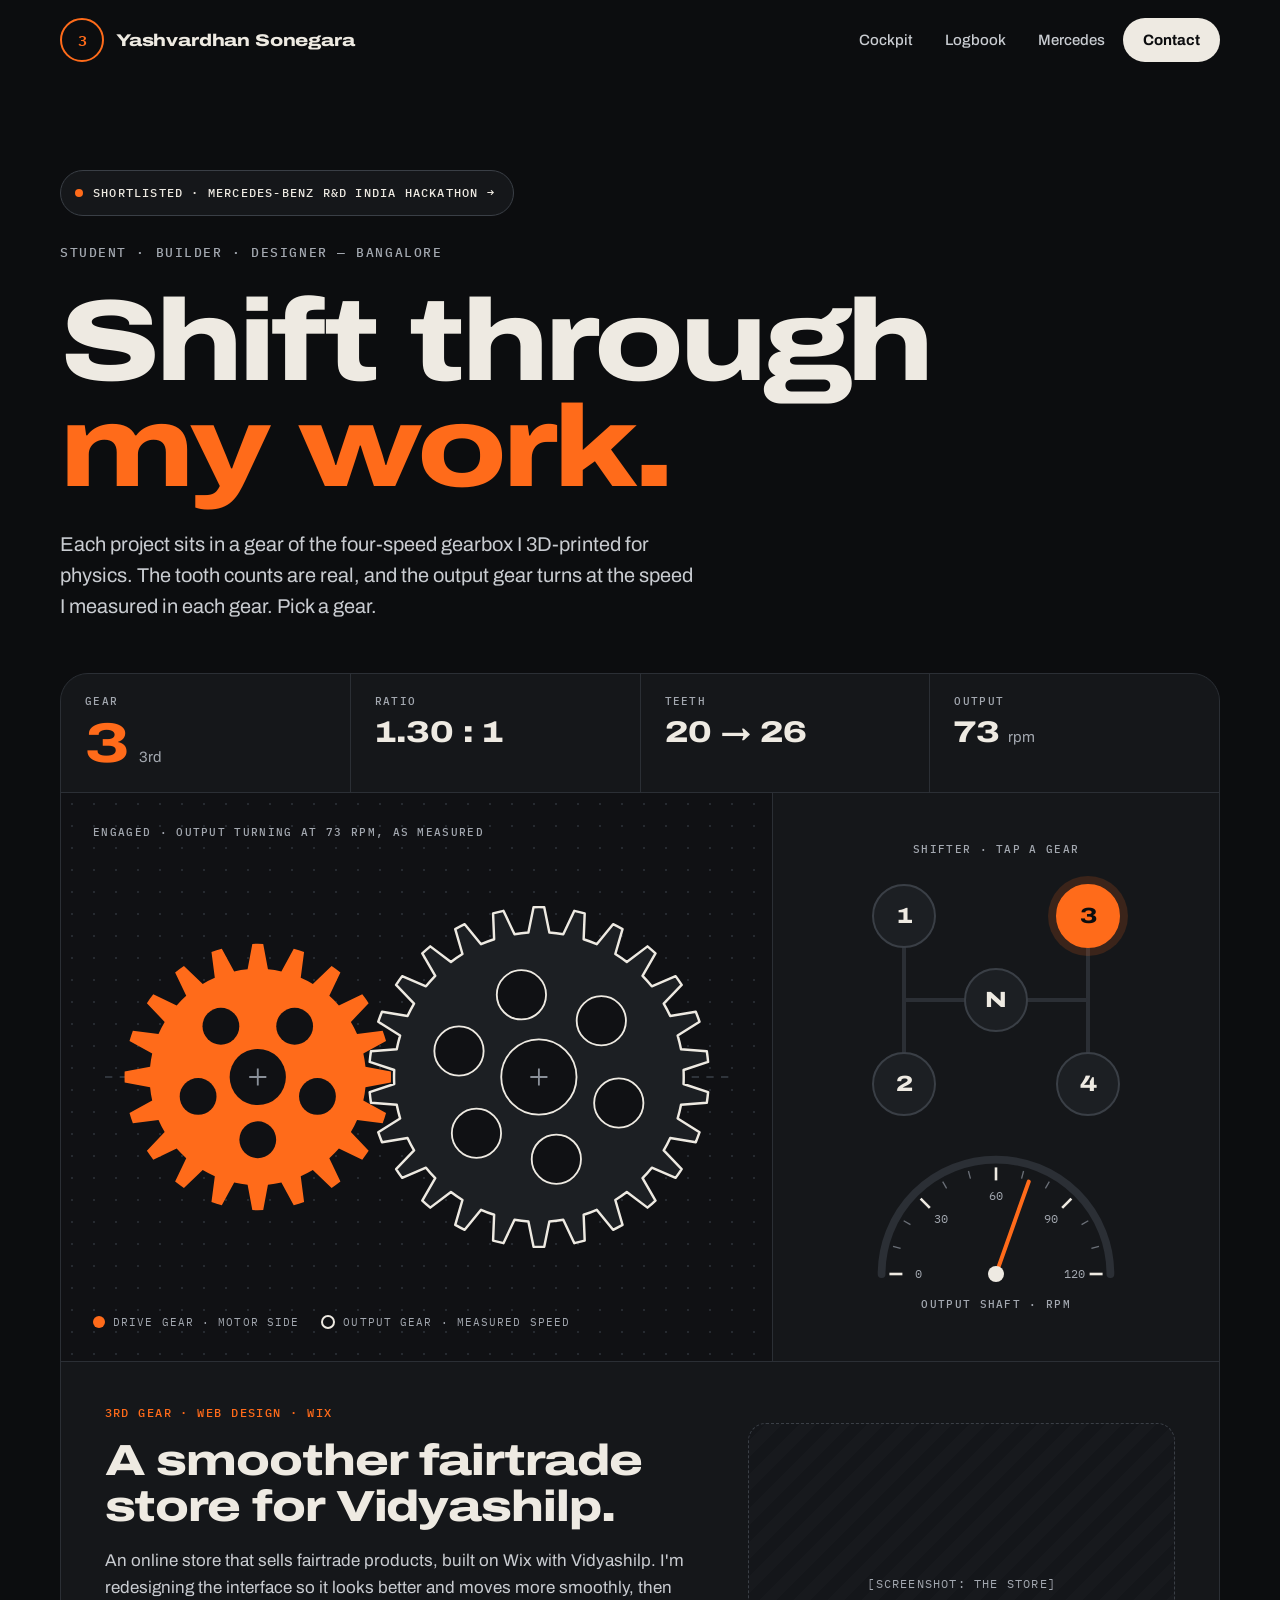
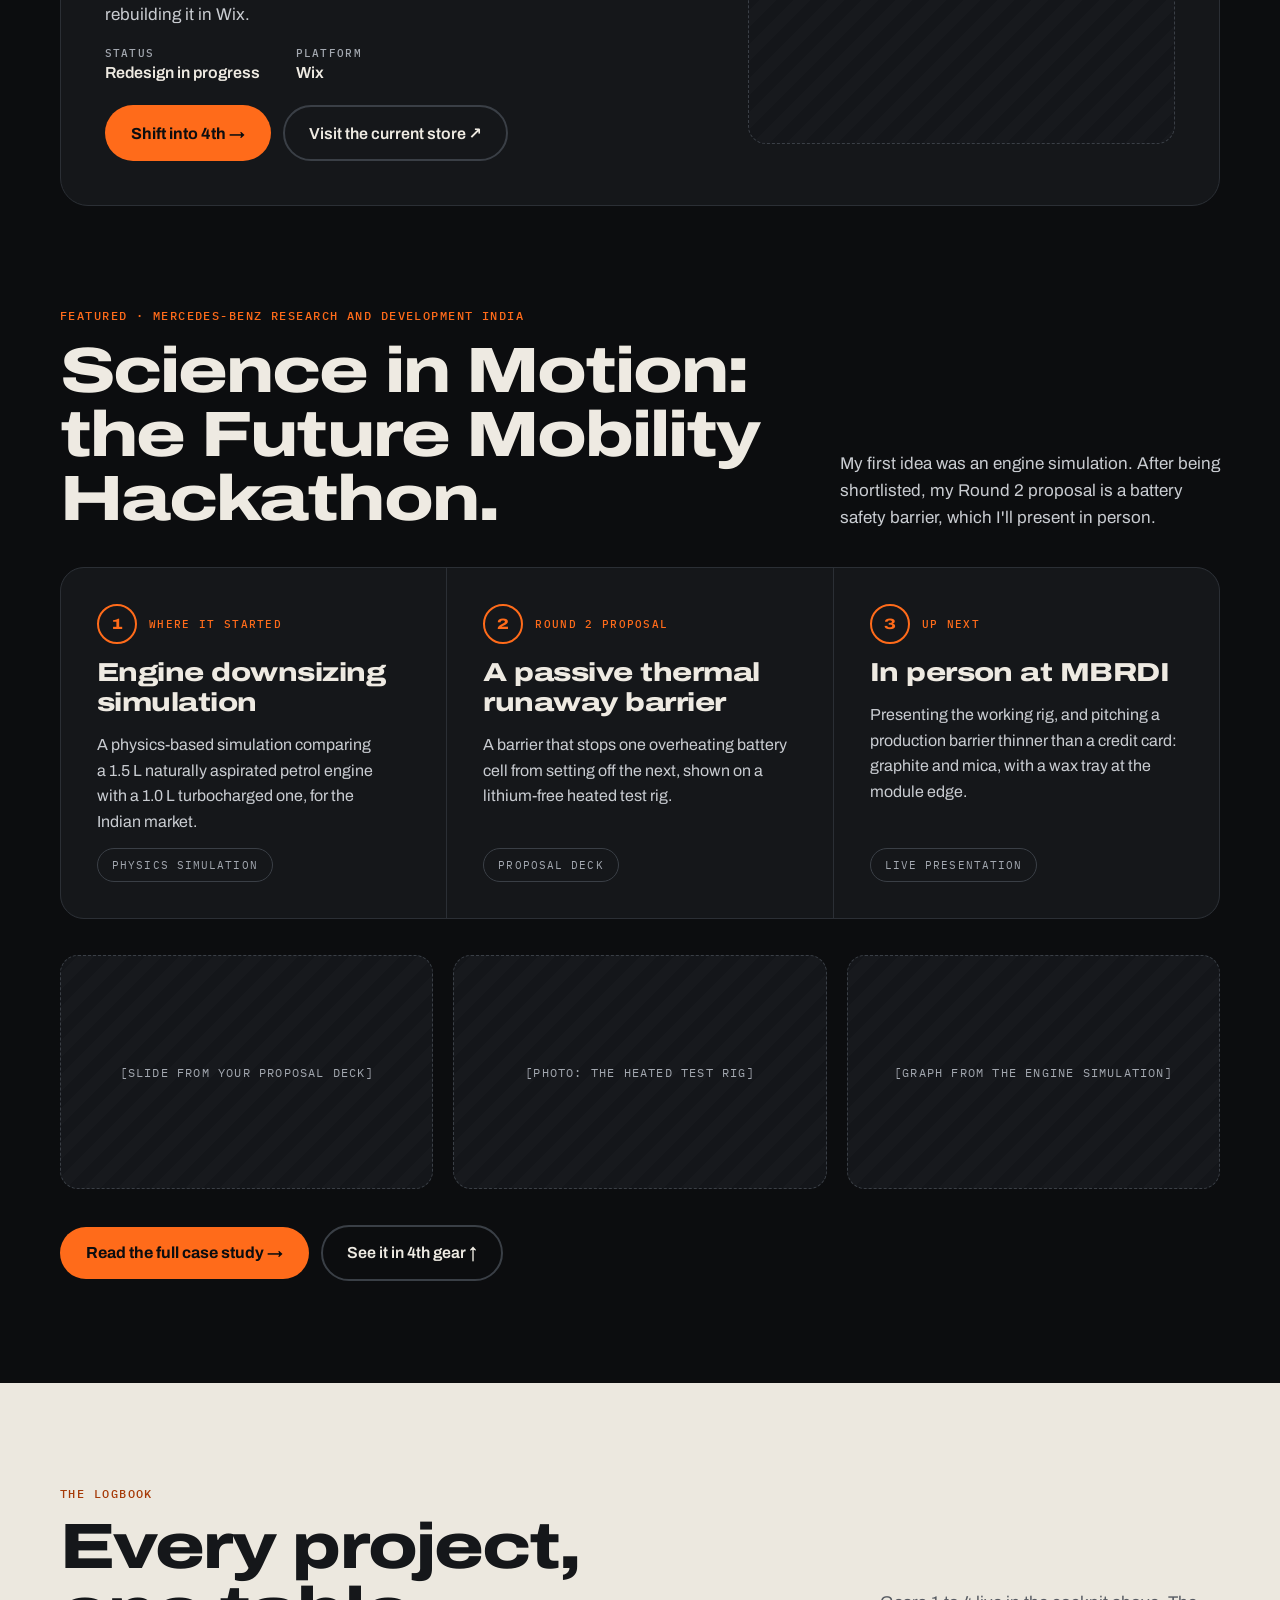
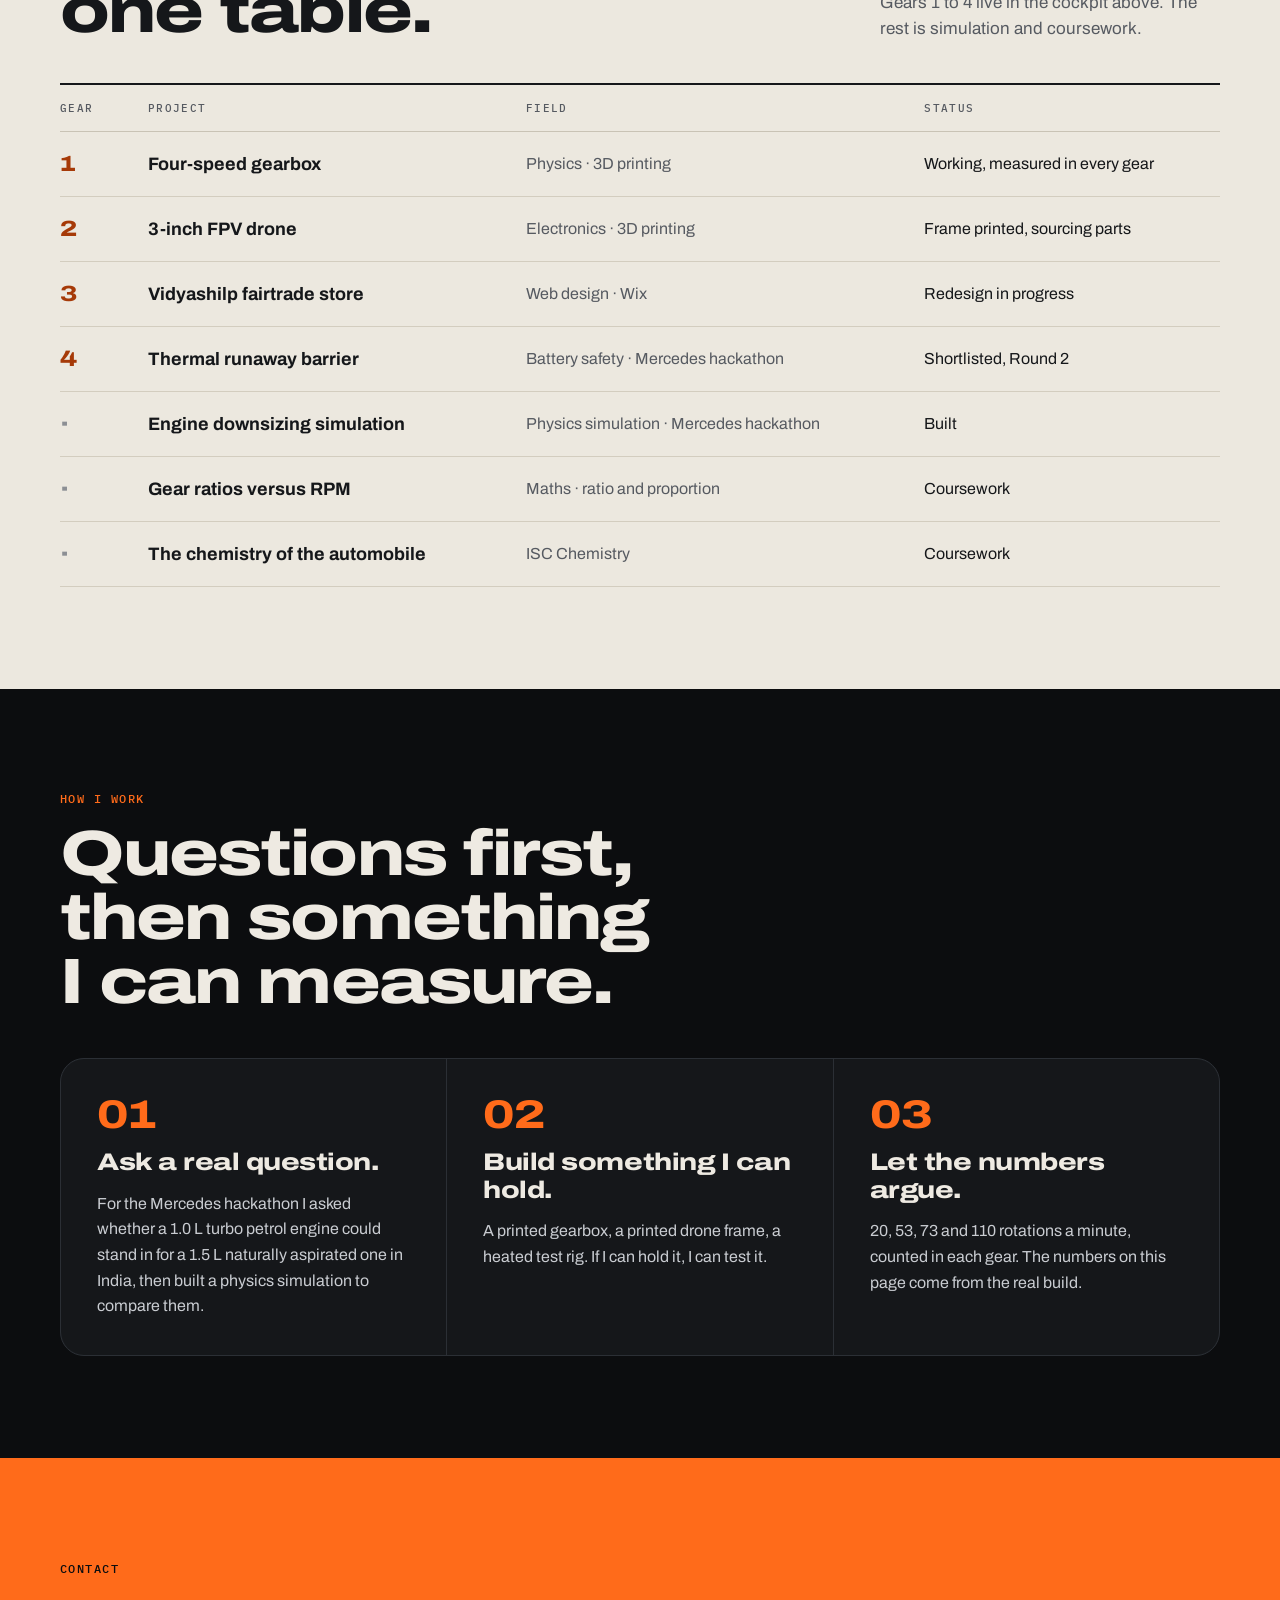
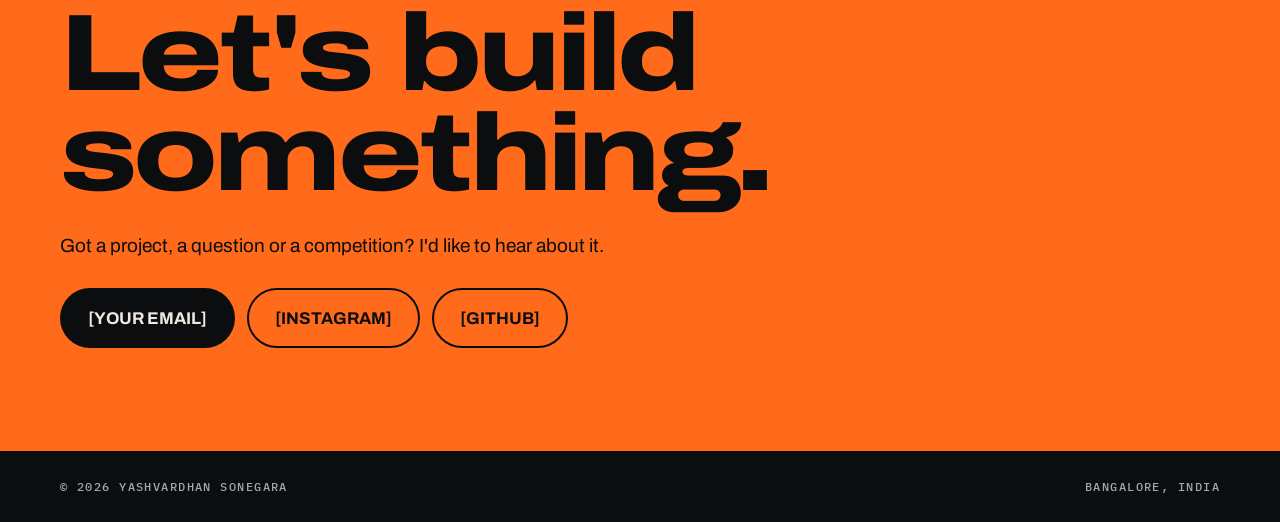
<file: design-reference/home-3rd.html>
<!doctype html>
<html lang="en">
<head>
<meta charset="utf-8">
<title>preview</title>

</head>
<body>
<div>

<link rel="preconnect" href="https://fonts.googleapis.com">
<link rel="preconnect" href="https://fonts.gstatic.com" crossorigin="">
<link href="https://fonts.googleapis.com/css2?family=Archivo:wdth,wght@62..125,100..900&amp;family=IBM+Plex+Mono:wght@500;600&amp;display=swap" rel="stylesheet">
<style>
body{margin:0;background:#0C0D0F;color:#EEEAE2;font-family:'Archivo',system-ui,sans-serif}
a{color:inherit;text-decoration:none}
a,button{transition:background-color .15s,color .15s,border-color .15s,box-shadow .2s,transform .12s,opacity .15s,filter .15s}
a:hover{opacity:.82}
a:active,button:active{transform:scale(.96)}
button{font:inherit;cursor:pointer}
:focus-visible{outline:3px solid #FF6B1A;outline-offset:3px}
.knob{background:#1C1F23;border:2px solid #3A3F46;color:#EEEAE2}
.knob:hover{border-color:#FF6B1A}
.knob[aria-pressed="true"]{background:#FF6B1A;border-color:#FF6B1A;color:#0C0D0F;box-shadow:0 0 0 8px rgba(255,107,26,.16)}
.cta:hover{filter:brightness(1.12)}
.ghost:hover{border-color:#EEEAE2}
.spin{transform-box:fill-box;transform-origin:50% 50%;animation-timing-function:linear;animation-iteration-count:infinite}
.cw{animation-name:cw}
.ccw{animation-name:ccw}
@keyframes cw{to{transform:rotate(360deg)}}
@keyframes ccw{to{transform:rotate(-360deg)}}
@media (prefers-reduced-motion:reduce){.spin{animation:none}}
.logtable{min-width:660px}
@media (max-width:600px){.navlink,.wide,.fieldcol{display:none !important}.logtable{min-width:0}}
</style>

<div style="width:100%;background:#0C0D0F;color:#EEEAE2;font-family:'Archivo',system-ui,sans-serif"><header style="max-width:1240px;margin:0 auto;box-sizing:border-box;padding:18px clamp(16px,4vw,40px);display:flex;gap:12px 24px;align-items:center;justify-content:space-between">
<a href="#top" style="display:flex;align-items:center;gap:12px;min-height:44px">
<span aria-hidden="true" style="width:40px;height:40px;border-radius:50%;border:2px solid #FF6B1A;display:flex;align-items:center;justify-content:center;font-family:'IBM Plex Mono',ui-monospace,monospace;font-weight:600;font-size:15px;color:#FF6B1A">3</span>
<span style="font-weight:800;font-stretch:125%;font-size:17px;letter-spacing:-0.01em">Yashvardhan<span class="wide"> Sonegara</span></span>
</a>
<nav aria-label="Main" style="display:flex;flex-wrap:wrap;gap:4px;align-items:center">
<a class="navlink" href="#cockpit" style="min-height:44px;padding:0 14px;display:flex;align-items:center;font-size:15px;font-weight:500;color:#C9CCD1">Cockpit</a>
<a class="navlink" href="#logbook" style="min-height:44px;padding:0 14px;display:flex;align-items:center;font-size:15px;font-weight:500;color:#C9CCD1">Logbook</a>
<a class="navlink" href="#mercedes" style="min-height:44px;padding:0 14px;display:flex;align-items:center;font-size:15px;font-weight:500;color:#C9CCD1">Mercedes</a>
<a href="#contact" style="min-height:44px;padding:0 20px;display:flex;align-items:center;font-size:15px;font-weight:700;background:#EEEAE2;color:#0C0D0F;border-radius:999px">Contact</a>
</nav>
</header>
<section id="top" style="max-width:1240px;margin:0 auto;box-sizing:border-box;padding:clamp(40px,7vw,96px) clamp(16px,4vw,40px) clamp(28px,4vw,52px);display:flex;flex-direction:column;gap:28px">
<a href="#mercedes" style="align-self:flex-start;display:inline-flex;align-items:center;gap:10px;min-height:44px;padding:0 18px 0 14px;border-radius:999px;border:1px solid #3A3F46;background:#15171A;font-family:'IBM Plex Mono',ui-monospace,monospace;font-size:12px;font-weight:500;letter-spacing:.1em;color:#EEEAE2"><span aria-hidden="true" style="width:8px;height:8px;border-radius:50%;background:#FF6B1A;flex:none"></span>SHORTLISTED · MERCEDES-BENZ R&amp;D INDIA HACKATHON →</a>
<span style="font-family:'IBM Plex Mono',ui-monospace,monospace;font-size:13px;font-weight:500;letter-spacing:.12em;color:#A3A8B0">STUDENT · BUILDER · DESIGNER — BANGALORE</span>
<h1 style="margin:0;font-weight:800;font-stretch:125%;font-size:clamp(40px,9vw,120px);line-height:.92;letter-spacing:-0.035em;text-wrap:balance">Shift through <span style="color:#FF6B1A">my work.</span></h1>
<p style="margin:0;max-width:640px;font-size:clamp(17px,1.6vw,20px);line-height:1.55;color:#C9CCD1;text-wrap:pretty">Each project sits in a gear of the four-speed gearbox I 3D-printed for physics. The tooth counts are real, and the output gear turns at the speed I measured in each gear. Pick a gear.</p>
</section>
<section id="cockpit" aria-label="Gearbox cockpit" style="max-width:1240px;margin:0 auto;box-sizing:border-box;padding:0 clamp(16px,4vw,40px) clamp(64px,8vw,112px)">
<div style="background:#15171A;border:1px solid #2B2F35;border-radius:28px;overflow:hidden">
<div style="display:grid;grid-template-columns:repeat(auto-fit,minmax(min(170px,100%),1fr));gap:1px;background:#2B2F35;border-bottom:1px solid #2B2F35">
<div style="background:#15171A;padding:20px clamp(16px,2vw,24px);display:flex;flex-direction:column;gap:8px;min-width:0"><span style="font-family:'IBM Plex Mono',ui-monospace,monospace;font-size:11px;font-weight:500;letter-spacing:.12em;color:#A3A8B0">GEAR</span><span style="display:flex;align-items:baseline;gap:10px"><span style="font-weight:800;font-stretch:125%;font-size:56px;line-height:1;color:#FF6B1A">3</span><span style="font-size:15px;color:#A3A8B0">3rd</span></span></div><div style="background:#15171A;padding:20px clamp(16px,2vw,24px);display:flex;flex-direction:column;gap:8px;min-width:0"><span style="font-family:'IBM Plex Mono',ui-monospace,monospace;font-size:11px;font-weight:500;letter-spacing:.12em;color:#A3A8B0">RATIO</span><span style="font-weight:800;font-stretch:125%;font-size:clamp(20px,2.4vw,30px);line-height:1.1;white-space:nowrap">1.30 : 1</span></div><div style="background:#15171A;padding:20px clamp(16px,2vw,24px);display:flex;flex-direction:column;gap:8px;min-width:0"><span style="font-family:'IBM Plex Mono',ui-monospace,monospace;font-size:11px;font-weight:500;letter-spacing:.12em;color:#A3A8B0">TEETH</span><span style="font-weight:800;font-stretch:125%;font-size:clamp(20px,2.4vw,30px);line-height:1.1;white-space:nowrap">20 → 26</span></div><div style="background:#15171A;padding:20px clamp(16px,2vw,24px);display:flex;flex-direction:column;gap:8px;min-width:0"><span style="font-family:'IBM Plex Mono',ui-monospace,monospace;font-size:11px;font-weight:500;letter-spacing:.12em;color:#A3A8B0">OUTPUT</span><span style="display:flex;align-items:baseline;gap:8px"><span style="font-weight:800;font-stretch:125%;font-size:clamp(20px,2.4vw,30px);line-height:1.1;white-space:nowrap">73</span><span style="font-size:15px;color:#A3A8B0">rpm</span></span></div>
</div>
<div style="display:flex;flex-wrap:wrap;gap:1px;background:#2B2F35">
<div style="flex:2 1 420px;min-width:0;box-sizing:border-box;background-color:#101114;background-image:radial-gradient(#262A30 1px,transparent 1.3px);background-size:22px 22px;padding:clamp(20px,3vw,32px);display:flex;flex-direction:column;gap:18px;justify-content:space-between">
<span style="font-family:'IBM Plex Mono',ui-monospace,monospace;font-size:11px;font-weight:500;letter-spacing:.12em;color:#A3A8B0">ENGAGED · OUTPUT TURNING AT 73 RPM, AS MEASURED</span>



<svg viewBox="0 0 520 360" role="img" aria-label="3rd gear: a 20-tooth drive gear turning a 26-tooth output gear at 73 rpm" style="width:100%;height:auto;display:block;max-height:440px"><line x1="5.00" y1="180" x2="515.00" y2="180" stroke="#2F343B" stroke-width="1.5" stroke-dasharray="6 6"></line><g class="spin cw" style="animation-duration:0.632244s"><circle cx="130.00" cy="180.00" r="111.00" fill="none"></circle><path d="M218.11 171.67 L238.91 175.55 A109.00 109.00 0 0 1 238.91 184.45 L218.11 188.33 A88.50 88.50 0 0 1 216.37 199.31 L234.95 209.42 A109.00 109.00 0 0 1 232.20 217.89 L211.22 215.15 A88.50 88.50 0 0 1 206.18 225.05 L220.73 240.41 A109.00 109.00 0 0 1 215.49 247.62 L196.38 238.53 A88.50 88.50 0 0 1 188.53 246.38 L197.62 265.49 A109.00 109.00 0 0 1 190.41 270.73 L175.05 256.18 A88.50 88.50 0 0 1 165.15 261.22 L167.89 282.20 A109.00 109.00 0 0 1 159.42 284.95 L149.31 266.37 A88.50 88.50 0 0 1 138.33 268.11 L134.45 288.91 A109.00 109.00 0 0 1 125.55 288.91 L121.67 268.11 A88.50 88.50 0 0 1 110.69 266.37 L100.58 284.95 A109.00 109.00 0 0 1 92.11 282.20 L94.85 261.22 A88.50 88.50 0 0 1 84.95 256.18 L69.59 270.73 A109.00 109.00 0 0 1 62.38 265.49 L71.47 246.38 A88.50 88.50 0 0 1 63.62 238.53 L44.51 247.62 A109.00 109.00 0 0 1 39.27 240.41 L53.82 225.05 A88.50 88.50 0 0 1 48.78 215.15 L27.80 217.89 A109.00 109.00 0 0 1 25.05 209.42 L43.63 199.31 A88.50 88.50 0 0 1 41.89 188.33 L21.09 184.45 A109.00 109.00 0 0 1 21.09 175.55 L41.89 171.67 A88.50 88.50 0 0 1 43.63 160.69 L25.05 150.58 A109.00 109.00 0 0 1 27.80 142.11 L48.78 144.85 A88.50 88.50 0 0 1 53.82 134.95 L39.27 119.59 A109.00 109.00 0 0 1 44.51 112.38 L63.62 121.47 A88.50 88.50 0 0 1 71.47 113.62 L62.38 94.51 A109.00 109.00 0 0 1 69.59 89.27 L84.95 103.82 A88.50 88.50 0 0 1 94.85 98.78 L92.11 77.80 A109.00 109.00 0 0 1 100.58 75.05 L110.69 93.63 A88.50 88.50 0 0 1 121.67 91.89 L125.55 71.09 A109.00 109.00 0 0 1 134.45 71.09 L138.33 91.89 A88.50 88.50 0 0 1 149.31 93.63 L159.42 75.05 A109.00 109.00 0 0 1 167.89 77.80 L165.15 98.78 A88.50 88.50 0 0 1 175.05 103.82 L190.41 89.27 A109.00 109.00 0 0 1 197.62 94.51 L188.53 113.62 A88.50 88.50 0 0 1 196.38 121.47 L215.49 112.38 A109.00 109.00 0 0 1 220.73 119.59 L206.18 134.95 A88.50 88.50 0 0 1 211.22 144.85 L232.20 142.11 A109.00 109.00 0 0 1 234.95 150.58 L216.37 160.69 A88.50 88.50 0 0 1 218.11 171.67 Z" fill="#FF6B1A"></path><circle cx="178.82" cy="195.86" r="15.05" fill="#101114"></circle><circle cx="130.00" cy="231.33" r="15.05" fill="#101114"></circle><circle cx="81.18" cy="195.86" r="15.05" fill="#101114"></circle><circle cx="99.83" cy="138.47" r="15.05" fill="#101114"></circle><circle cx="160.17" cy="138.47" r="15.05" fill="#101114"></circle><circle cx="130.00" cy="180.00" r="23.01" fill="#101114"></circle></g><g class="spin ccw" style="animation-duration:0.821918s"><circle cx="360.00" cy="180.00" r="141.00" fill="none"></circle><path d="M478.36 185.73 L498.44 192.41 A139.00 139.00 0 0 1 497.39 201.08 L476.29 202.77 A118.50 118.50 0 0 1 473.55 213.88 L491.45 225.18 A139.00 139.00 0 0 1 488.35 233.35 L467.46 229.94 A118.50 118.50 0 0 1 462.14 240.07 L476.82 255.33 A139.00 139.00 0 0 1 471.86 262.52 L452.39 254.20 A118.50 118.50 0 0 1 444.80 262.77 L455.40 281.10 A139.00 139.00 0 0 1 448.86 286.89 L431.95 274.16 A118.50 118.50 0 0 1 422.53 280.66 L428.43 300.99 A139.00 139.00 0 0 1 420.70 305.05 L407.32 288.64 A118.50 118.50 0 0 1 396.62 292.70 L397.49 313.85 A139.00 139.00 0 0 1 389.01 315.94 L379.95 296.81 A118.50 118.50 0 0 1 368.58 298.19 L364.37 318.93 A139.00 139.00 0 0 1 355.63 318.93 L351.42 298.19 A118.50 118.50 0 0 1 340.05 296.81 L330.99 315.94 A139.00 139.00 0 0 1 322.51 313.85 L323.38 292.70 A118.50 118.50 0 0 1 312.68 288.64 L299.30 305.05 A139.00 139.00 0 0 1 291.57 300.99 L297.47 280.66 A118.50 118.50 0 0 1 288.05 274.16 L271.14 286.89 A139.00 139.00 0 0 1 264.60 281.10 L275.20 262.77 A118.50 118.50 0 0 1 267.61 254.20 L248.14 262.52 A139.00 139.00 0 0 1 243.18 255.33 L257.86 240.07 A118.50 118.50 0 0 1 252.54 229.94 L231.65 233.35 A139.00 139.00 0 0 1 228.55 225.18 L246.45 213.88 A118.50 118.50 0 0 1 243.71 202.77 L222.61 201.08 A139.00 139.00 0 0 1 221.56 192.41 L241.64 185.73 A118.50 118.50 0 0 1 241.64 174.27 L221.56 167.59 A139.00 139.00 0 0 1 222.61 158.92 L243.71 157.23 A118.50 118.50 0 0 1 246.45 146.12 L228.55 134.82 A139.00 139.00 0 0 1 231.65 126.65 L252.54 130.06 A118.50 118.50 0 0 1 257.86 119.93 L243.18 104.67 A139.00 139.00 0 0 1 248.14 97.48 L267.61 105.80 A118.50 118.50 0 0 1 275.20 97.23 L264.60 78.90 A139.00 139.00 0 0 1 271.14 73.11 L288.05 85.84 A118.50 118.50 0 0 1 297.47 79.34 L291.57 59.01 A139.00 139.00 0 0 1 299.30 54.95 L312.68 71.36 A118.50 118.50 0 0 1 323.38 67.30 L322.51 46.15 A139.00 139.00 0 0 1 330.99 44.06 L340.05 63.19 A118.50 118.50 0 0 1 351.42 61.81 L355.63 41.07 A139.00 139.00 0 0 1 364.37 41.07 L368.58 61.81 A118.50 118.50 0 0 1 379.95 63.19 L389.01 44.06 A139.00 139.00 0 0 1 397.49 46.15 L396.62 67.30 A118.50 118.50 0 0 1 407.32 71.36 L420.70 54.95 A139.00 139.00 0 0 1 428.43 59.01 L422.53 79.34 A118.50 118.50 0 0 1 431.95 85.84 L448.86 73.11 A139.00 139.00 0 0 1 455.40 78.90 L444.80 97.23 A118.50 118.50 0 0 1 452.39 105.80 L471.86 97.48 A139.00 139.00 0 0 1 476.82 104.67 L462.14 119.93 A118.50 118.50 0 0 1 467.46 130.06 L488.35 126.65 A139.00 139.00 0 0 1 491.45 134.82 L473.55 146.12 A118.50 118.50 0 0 1 476.29 157.23 L497.39 158.92 A139.00 139.00 0 0 1 498.44 167.59 L478.36 174.27 A118.50 118.50 0 0 1 478.36 185.73 Z" fill="#1C1F23" stroke="#EEEAE2" stroke-width="2" stroke-linejoin="round"></path><circle cx="425.37" cy="201.24" r="20.15" fill="#101114" stroke="#EEEAE2" stroke-width="1.5"></circle><circle cx="374.29" cy="247.23" r="20.15" fill="#101114" stroke="#EEEAE2" stroke-width="1.5"></circle><circle cx="308.92" cy="225.99" r="20.15" fill="#101114" stroke="#EEEAE2" stroke-width="1.5"></circle><circle cx="294.63" cy="158.76" r="20.15" fill="#101114" stroke="#EEEAE2" stroke-width="1.5"></circle><circle cx="345.71" cy="112.77" r="20.15" fill="#101114" stroke="#EEEAE2" stroke-width="1.5"></circle><circle cx="411.08" cy="134.01" r="20.15" fill="#101114" stroke="#EEEAE2" stroke-width="1.5"></circle><circle cx="360.00" cy="180.00" r="30.81" fill="#101114" stroke="#EEEAE2" stroke-width="1.5"></circle></g><path d="M123.00 180 H137.00 M130.00 173 V187" stroke="#8A9099" stroke-width="1.5"></path><path d="M353.00 180 H367.00 M360.00 173 V187" stroke="#8A9099" stroke-width="1.5"></path></svg>

<div style="display:flex;flex-wrap:wrap;gap:8px 22px;font-family:'IBM Plex Mono',ui-monospace,monospace;font-size:11px;letter-spacing:.1em;color:#A3A8B0">
<span style="display:flex;align-items:center;gap:8px"><span aria-hidden="true" style="width:12px;height:12px;border-radius:50%;background:#FF6B1A"></span>DRIVE GEAR · MOTOR SIDE</span>
<span style="display:flex;align-items:center;gap:8px"><span aria-hidden="true" style="width:10px;height:10px;border-radius:50%;border:2px solid #EEEAE2"></span>OUTPUT GEAR · MEASURED SPEED</span>
</div>
</div>
<div style="flex:1 1 300px;min-width:0;box-sizing:border-box;background:#15171A;padding:32px 20px;display:flex;flex-direction:column;gap:28px;align-items:center;justify-content:center">
<span style="font-family:'IBM Plex Mono',ui-monospace,monospace;font-size:11px;font-weight:500;letter-spacing:.12em;color:#A3A8B0">SHIFTER · TAP A GEAR</span>
<div style="position:relative;width:248px;height:232px">
<div aria-hidden="true" style="position:absolute;left:30px;top:32px;width:4px;height:168px;background:#2B2F35;border-radius:2px"></div>
<div aria-hidden="true" style="position:absolute;left:214px;top:32px;width:4px;height:168px;background:#2B2F35;border-radius:2px"></div>
<div aria-hidden="true" style="position:absolute;left:32px;top:114px;width:184px;height:4px;background:#2B2F35;border-radius:2px"></div>
<div style="position:absolute;inset:0;display:grid;grid-template-columns:repeat(3,64px);grid-template-rows:repeat(3,64px);column-gap:28px;row-gap:20px">
<button class="knob" aria-pressed="false" aria-label="Shift to 1st gear: the gearbox" onClick="" style="grid-column:1;grid-row:1;width:64px;height:64px;border-radius:50%;padding:0;font-weight:800;font-stretch:125%;font-size:22px;display:flex;align-items:center;justify-content:center">1</button>
<button class="knob" aria-pressed="true" aria-label="Shift to 3rd gear: the fairtrade store" onClick="" style="grid-column:3;grid-row:1;width:64px;height:64px;border-radius:50%;padding:0;font-weight:800;font-stretch:125%;font-size:22px;display:flex;align-items:center;justify-content:center">3</button>
<button class="knob" aria-pressed="false" aria-label="Shift to neutral: about me" onClick="" style="grid-column:2;grid-row:2;width:64px;height:64px;border-radius:50%;padding:0;font-weight:800;font-stretch:125%;font-size:22px;display:flex;align-items:center;justify-content:center">N</button>
<button class="knob" aria-pressed="false" aria-label="Shift to 2nd gear: the FPV drone" onClick="" style="grid-column:1;grid-row:3;width:64px;height:64px;border-radius:50%;padding:0;font-weight:800;font-stretch:125%;font-size:22px;display:flex;align-items:center;justify-content:center">2</button>
<button class="knob" aria-pressed="false" aria-label="Shift to 4th gear: the Mercedes hackathon" onClick="" style="grid-column:3;grid-row:3;width:64px;height:64px;border-radius:50%;padding:0;font-weight:800;font-stretch:125%;font-size:22px;display:flex;align-items:center;justify-content:center">4</button>
</div>
</div>
<div style="width:100%;max-width:260px;display:flex;flex-direction:column;gap:10px;align-items:center">
<div style="position:relative;width:100%;aspect-ratio:200/110">
<svg viewBox="0 0 200 110" aria-hidden="true" style="position:absolute;inset:0;width:100%;height:100%"><path d="M12 100 A88 88 0 0 1 188 100" fill="none" stroke="#2B2F35" stroke-width="6" stroke-linecap="round"></path><line x1="28.00" y1="100.00" x2="18.00" y2="100.00" stroke="#EEEAE2" stroke-width="2"></line><text x="40.00" y="103.00" text-anchor="middle" fill="#A3A8B0" style="font-family:'IBM Plex Mono',monospace;font-size:9px">0</text><line x1="26.59" y1="80.33" x2="20.79" y2="78.78" stroke="#6B7078" stroke-width="1"></line><line x1="34.18" y1="62.00" x2="28.99" y2="59.00" stroke="#6B7078" stroke-width="1"></line><line x1="49.09" y1="49.09" x2="42.02" y2="42.02" stroke="#EEEAE2" stroke-width="2"></line><text x="57.57" y="60.57" text-anchor="middle" fill="#A3A8B0" style="font-family:'IBM Plex Mono',monospace;font-size:9px">30</text><line x1="62.00" y1="34.18" x2="59.00" y2="28.99" stroke="#6B7078" stroke-width="1"></line><line x1="80.33" y1="26.59" x2="78.78" y2="20.79" stroke="#6B7078" stroke-width="1"></line><line x1="100.00" y1="28.00" x2="100.00" y2="18.00" stroke="#EEEAE2" stroke-width="2"></line><text x="100.00" y="43.00" text-anchor="middle" fill="#A3A8B0" style="font-family:'IBM Plex Mono',monospace;font-size:9px">60</text><line x1="119.67" y1="26.59" x2="121.22" y2="20.79" stroke="#6B7078" stroke-width="1"></line><line x1="138.00" y1="34.18" x2="141.00" y2="28.99" stroke="#6B7078" stroke-width="1"></line><line x1="150.91" y1="49.09" x2="157.98" y2="42.02" stroke="#EEEAE2" stroke-width="2"></line><text x="142.43" y="60.57" text-anchor="middle" fill="#A3A8B0" style="font-family:'IBM Plex Mono',monospace;font-size:9px">90</text><line x1="165.82" y1="62.00" x2="171.01" y2="59.00" stroke="#6B7078" stroke-width="1"></line><line x1="173.41" y1="80.33" x2="179.21" y2="78.78" stroke="#6B7078" stroke-width="1"></line><line x1="172.00" y1="100.00" x2="182.00" y2="100.00" stroke="#EEEAE2" stroke-width="2"></line><text x="160.00" y="103.00" text-anchor="middle" fill="#A3A8B0" style="font-family:'IBM Plex Mono',monospace;font-size:9px">120</text></svg>
<div aria-hidden="true" style="position:absolute;left:50%;bottom:9.09%;width:4px;height:70%;margin-left:-2px;background:#FF6B1A;border-radius:2px;transform-origin:50% 100%;transform:rotate(19.50deg);transition:transform .7s cubic-bezier(.3,1.35,.5,1)"></div>
<div aria-hidden="true" style="position:absolute;left:50%;bottom:9.09%;width:16px;height:16px;margin:0 0 -8px -8px;border-radius:50%;background:#EEEAE2"></div>
</div>
<span style="font-family:'IBM Plex Mono',ui-monospace,monospace;font-size:11px;font-weight:500;letter-spacing:.12em;color:#A3A8B0">OUTPUT SHAFT · RPM</span>
</div>
</div>
</div>




<div style="padding:clamp(24px,3.4vw,44px);display:flex;flex-wrap:wrap;gap:32px;align-items:center;border-top:1px solid #2B2F35">
<div style="flex:3 1 360px;min-width:0;display:flex;flex-direction:column;gap:18px">
<span style="font-family:'IBM Plex Mono',ui-monospace,monospace;font-size:12px;font-weight:500;letter-spacing:.12em;color:#FF6B1A">3RD GEAR · WEB DESIGN · WIX</span>
<h2 style="margin:0;font-weight:800;font-stretch:125%;font-size:clamp(28px,3.4vw,44px);line-height:1.04;letter-spacing:-0.025em;text-wrap:balance">A smoother fairtrade store for Vidyashilp.</h2>
<p style="margin:0;font-size:17px;line-height:1.6;color:#C9CCD1;max-width:620px;text-wrap:pretty">An online store that sells fairtrade products, built on Wix with Vidyashilp. I&#39;m redesigning the interface so it looks better and moves more smoothly, then rebuilding it in Wix.</p>
<div style="display:flex;flex-wrap:wrap;gap:16px 36px"><div style="display:flex;flex-direction:column;gap:4px"><span style="font-family:'IBM Plex Mono',ui-monospace,monospace;font-size:11px;font-weight:500;letter-spacing:.12em;color:#A3A8B0">STATUS</span><span style="font-size:16px;font-weight:600;color:#EEEAE2">Redesign in progress</span></div><div style="display:flex;flex-direction:column;gap:4px"><span style="font-family:'IBM Plex Mono',ui-monospace,monospace;font-size:11px;font-weight:500;letter-spacing:.12em;color:#A3A8B0">PLATFORM</span><span style="font-size:16px;font-weight:600;color:#EEEAE2">Wix</span></div></div>
<div style="display:flex;flex-wrap:wrap;gap:12px;padding-top:6px"><button class="cta" onClick="" style="min-height:52px;padding:0 26px;border-radius:999px;border:none;background:#FF6B1A;color:#0C0D0F;font-weight:700;font-size:16px;display:inline-flex;align-items:center;gap:8px">Shift into 4th →</button><a class="ghost" href="https://vsafairtrade.wixsite.com/ecommercestore" style="min-height:52px;padding:0 24px;border-radius:999px;border:2px solid #3A3F46;color:#EEEAE2;font-weight:600;font-size:16px;display:inline-flex;align-items:center;gap:8px">Visit the current store ↗</a></div>
</div>
<div style="flex:2 1 260px;min-width:0;align-self:center;aspect-ratio:4/3;border-radius:18px;border:1px dashed #3A3F46;background:repeating-linear-gradient(135deg,#14161A 0 12px,#17191D 12px 24px);display:flex;align-items:center;justify-content:center;text-align:center;padding:16px;box-sizing:border-box;font-family:'IBM Plex Mono',ui-monospace,monospace;font-size:12px;letter-spacing:.1em;color:#A3A8B0">[SCREENSHOT: THE STORE]</div>
</div>


</div>
</section>
<section id="mercedes" style="max-width:1240px;margin:0 auto;box-sizing:border-box;padding:0 clamp(16px,4vw,40px) clamp(64px,8vw,112px);display:flex;flex-direction:column;gap:36px">
<div style="display:flex;flex-wrap:wrap;gap:20px 48px;align-items:flex-end;justify-content:space-between">
<div style="flex:1 1 560px;min-width:0;display:flex;flex-direction:column;gap:16px"><span style="font-family:'IBM Plex Mono',ui-monospace,monospace;font-size:12px;font-weight:500;letter-spacing:.12em;color:#FF6B1A">FEATURED · MERCEDES-BENZ RESEARCH AND DEVELOPMENT INDIA</span><h2 style="margin:0;font-weight:800;font-stretch:125%;font-size:clamp(34px,5vw,64px);line-height:1;letter-spacing:-0.03em;text-wrap:balance">Science in Motion: the Future Mobility Hackathon.</h2></div>
<p style="flex:0 1 380px;margin:0;font-size:17px;line-height:1.6;color:#C9CCD1;text-wrap:pretty">My first idea was an engine simulation. After being shortlisted, my Round 2 proposal is a battery safety barrier, which I&#39;ll present in person.</p>
</div>
<div style="display:grid;grid-template-columns:repeat(auto-fit,minmax(min(220px,100%),1fr));gap:1px;background:#2B2F35;border:1px solid #2B2F35;border-radius:24px;overflow:hidden"><div style="background:#15171A;padding:clamp(24px,3vw,36px);display:flex;flex-direction:column;gap:14px;min-width:0"><div style="display:flex;align-items:center;gap:12px"><span style="font-weight:800;font-stretch:125%;font-size:15px;width:36px;height:36px;border-radius:50%;border:2px solid #FF6B1A;color:#FF6B1A;display:flex;align-items:center;justify-content:center;flex:none">1</span><span style="font-family:'IBM Plex Mono',ui-monospace,monospace;font-size:11px;font-weight:500;letter-spacing:.12em;color:#FF6B1A">WHERE IT STARTED</span></div><h3 style="margin:0;font-weight:800;font-stretch:125%;font-size:clamp(22px,2.2vw,26px);line-height:1.15;letter-spacing:-0.02em">Engine downsizing simulation</h3><p style="margin:0;font-size:16px;line-height:1.6;color:#C9CCD1;text-wrap:pretty">A physics-based simulation comparing a 1.5&nbsp;L naturally aspirated petrol engine with a 1.0&nbsp;L turbocharged one, for the Indian market.</p><span style="margin-top:auto;align-self:flex-start;min-height:32px;padding:0 14px;border-radius:999px;border:1px solid #3A3F46;display:inline-flex;align-items:center;font-family:'IBM Plex Mono',ui-monospace,monospace;font-size:11px;letter-spacing:.1em;color:#A3A8B0">PHYSICS SIMULATION</span></div><div style="background:#15171A;padding:clamp(24px,3vw,36px);display:flex;flex-direction:column;gap:14px;min-width:0"><div style="display:flex;align-items:center;gap:12px"><span style="font-weight:800;font-stretch:125%;font-size:15px;width:36px;height:36px;border-radius:50%;border:2px solid #FF6B1A;color:#FF6B1A;display:flex;align-items:center;justify-content:center;flex:none">2</span><span style="font-family:'IBM Plex Mono',ui-monospace,monospace;font-size:11px;font-weight:500;letter-spacing:.12em;color:#FF6B1A">ROUND 2 PROPOSAL</span></div><h3 style="margin:0;font-weight:800;font-stretch:125%;font-size:clamp(22px,2.2vw,26px);line-height:1.15;letter-spacing:-0.02em">A passive thermal runaway barrier</h3><p style="margin:0;font-size:16px;line-height:1.6;color:#C9CCD1;text-wrap:pretty">A barrier that stops one overheating battery cell from setting off the next, shown on a lithium-free heated test rig.</p><span style="margin-top:auto;align-self:flex-start;min-height:32px;padding:0 14px;border-radius:999px;border:1px solid #3A3F46;display:inline-flex;align-items:center;font-family:'IBM Plex Mono',ui-monospace,monospace;font-size:11px;letter-spacing:.1em;color:#A3A8B0">PROPOSAL DECK</span></div><div style="background:#15171A;padding:clamp(24px,3vw,36px);display:flex;flex-direction:column;gap:14px;min-width:0"><div style="display:flex;align-items:center;gap:12px"><span style="font-weight:800;font-stretch:125%;font-size:15px;width:36px;height:36px;border-radius:50%;border:2px solid #FF6B1A;color:#FF6B1A;display:flex;align-items:center;justify-content:center;flex:none">3</span><span style="font-family:'IBM Plex Mono',ui-monospace,monospace;font-size:11px;font-weight:500;letter-spacing:.12em;color:#FF6B1A">UP NEXT</span></div><h3 style="margin:0;font-weight:800;font-stretch:125%;font-size:clamp(22px,2.2vw,26px);line-height:1.15;letter-spacing:-0.02em">In person at MBRDI</h3><p style="margin:0;font-size:16px;line-height:1.6;color:#C9CCD1;text-wrap:pretty">Presenting the working rig, and pitching a production barrier thinner than a credit card: graphite and mica, with a wax tray at the module edge.</p><span style="margin-top:auto;align-self:flex-start;min-height:32px;padding:0 14px;border-radius:999px;border:1px solid #3A3F46;display:inline-flex;align-items:center;font-family:'IBM Plex Mono',ui-monospace,monospace;font-size:11px;letter-spacing:.1em;color:#A3A8B0">LIVE PRESENTATION</span></div></div>
<div style="display:grid;grid-template-columns:repeat(auto-fit,minmax(min(220px,100%),1fr));gap:20px"><div style="flex:2 1 260px;min-width:0;align-self:center;aspect-ratio:16/10;border-radius:18px;border:1px dashed #3A3F46;background:repeating-linear-gradient(135deg,#14161A 0 12px,#17191D 12px 24px);display:flex;align-items:center;justify-content:center;text-align:center;padding:16px;box-sizing:border-box;font-family:'IBM Plex Mono',ui-monospace,monospace;font-size:12px;letter-spacing:.1em;color:#A3A8B0;width:100%">[SLIDE FROM YOUR PROPOSAL DECK]</div><div style="flex:2 1 260px;min-width:0;align-self:center;aspect-ratio:16/10;border-radius:18px;border:1px dashed #3A3F46;background:repeating-linear-gradient(135deg,#14161A 0 12px,#17191D 12px 24px);display:flex;align-items:center;justify-content:center;text-align:center;padding:16px;box-sizing:border-box;font-family:'IBM Plex Mono',ui-monospace,monospace;font-size:12px;letter-spacing:.1em;color:#A3A8B0;width:100%">[PHOTO: THE HEATED TEST RIG]</div><div style="flex:2 1 260px;min-width:0;align-self:center;aspect-ratio:16/10;border-radius:18px;border:1px dashed #3A3F46;background:repeating-linear-gradient(135deg,#14161A 0 12px,#17191D 12px 24px);display:flex;align-items:center;justify-content:center;text-align:center;padding:16px;box-sizing:border-box;font-family:'IBM Plex Mono',ui-monospace,monospace;font-size:12px;letter-spacing:.1em;color:#A3A8B0;width:100%">[GRAPH FROM THE ENGINE SIMULATION]</div></div>
<div style="display:flex;flex-wrap:wrap;gap:12px;align-items:center"><a class="cta" href="Case.dc.html" style="min-height:52px;padding:0 26px;border-radius:999px;background:#FF6B1A;color:#0C0D0F;font-weight:700;font-size:16px;display:inline-flex;align-items:center;gap:8px">Read the full case study →</a><a class="ghost" href="#cockpit" onClick="" style="min-height:52px;padding:0 24px;border-radius:999px;border:2px solid #3A3F46;color:#EEEAE2;font-weight:600;font-size:16px;display:inline-flex;align-items:center;gap:8px">See it in 4th gear ↑</a></div>
</section>
<section id="logbook" style="background:#ECE8DF;color:#15171A">
<div style="max-width:1240px;margin:0 auto;box-sizing:border-box;padding:clamp(64px,8vw,112px) clamp(16px,4vw,40px);display:flex;flex-direction:column;gap:40px">
<div style="display:flex;flex-wrap:wrap;gap:20px 48px;align-items:flex-end;justify-content:space-between">
<div style="flex:1 1 520px;min-width:0;display:flex;flex-direction:column;gap:14px">
<span style="font-family:'IBM Plex Mono',ui-monospace,monospace;font-size:12px;font-weight:500;letter-spacing:.12em;color:#A63A08">THE LOGBOOK</span>
<h2 style="margin:0;font-weight:800;font-stretch:125%;font-size:clamp(34px,5vw,64px);line-height:1;letter-spacing:-0.03em;text-wrap:balance">Every project, one table.</h2>
</div>
<p style="flex:0 1 340px;margin:0;font-size:17px;line-height:1.55;color:#565A61">Gears 1 to 4 live in the cockpit above. The rest is simulation and coursework.</p>
</div>
<div style="overflow-x:auto;border-top:2px solid #15171A">
<table class="logtable" style="width:100%;border-collapse:collapse">
<thead><tr><th scope="col" style="text-align:left;padding:16px 16px 16px 0;font-family:'IBM Plex Mono',ui-monospace,monospace;font-size:11px;font-weight:500;letter-spacing:.12em;color:#565A61;border-bottom:1px solid #C9C3B5;width:72px">GEAR</th><th scope="col" style="text-align:left;padding:16px 16px 16px 0;font-family:'IBM Plex Mono',ui-monospace,monospace;font-size:11px;font-weight:500;letter-spacing:.12em;color:#565A61;border-bottom:1px solid #C9C3B5">PROJECT</th><th class="fieldcol" scope="col" style="text-align:left;padding:16px 16px 16px 0;font-family:'IBM Plex Mono',ui-monospace,monospace;font-size:11px;font-weight:500;letter-spacing:.12em;color:#565A61;border-bottom:1px solid #C9C3B5">FIELD</th><th scope="col" style="text-align:left;padding:16px 16px 16px 0;font-family:'IBM Plex Mono',ui-monospace,monospace;font-size:11px;font-weight:500;letter-spacing:.12em;color:#565A61;border-bottom:1px solid #C9C3B5">STATUS</th></tr></thead>
<tbody>
<tr><td style="padding:20px 16px 20px 0;border-bottom:1px solid #D3CDBF;font-weight:800;font-stretch:125%;font-size:22px;color:#A63A08">1</td><td style="padding:20px 16px 20px 0;border-bottom:1px solid #D3CDBF;font-size:18px;font-weight:700">Four-speed gearbox</td><td class="fieldcol" style="padding:20px 16px 20px 0;border-bottom:1px solid #D3CDBF;font-size:16px;color:#565A61">Physics · 3D printing</td><td style="padding:20px 0;border-bottom:1px solid #D3CDBF;font-size:16px">Working, measured in every gear</td></tr>
<tr><td style="padding:20px 16px 20px 0;border-bottom:1px solid #D3CDBF;font-weight:800;font-stretch:125%;font-size:22px;color:#A63A08">2</td><td style="padding:20px 16px 20px 0;border-bottom:1px solid #D3CDBF;font-size:18px;font-weight:700">3-inch FPV drone</td><td class="fieldcol" style="padding:20px 16px 20px 0;border-bottom:1px solid #D3CDBF;font-size:16px;color:#565A61">Electronics · 3D printing</td><td style="padding:20px 0;border-bottom:1px solid #D3CDBF;font-size:16px">Frame printed, sourcing parts</td></tr>
<tr><td style="padding:20px 16px 20px 0;border-bottom:1px solid #D3CDBF;font-weight:800;font-stretch:125%;font-size:22px;color:#A63A08">3</td><td style="padding:20px 16px 20px 0;border-bottom:1px solid #D3CDBF;font-size:18px;font-weight:700">Vidyashilp fairtrade store</td><td class="fieldcol" style="padding:20px 16px 20px 0;border-bottom:1px solid #D3CDBF;font-size:16px;color:#565A61">Web design · Wix</td><td style="padding:20px 0;border-bottom:1px solid #D3CDBF;font-size:16px">Redesign in progress</td></tr>
<tr><td style="padding:20px 16px 20px 0;border-bottom:1px solid #D3CDBF;font-weight:800;font-stretch:125%;font-size:22px;color:#A63A08">4</td><td style="padding:20px 16px 20px 0;border-bottom:1px solid #D3CDBF;font-size:18px;font-weight:700">Thermal runaway barrier</td><td class="fieldcol" style="padding:20px 16px 20px 0;border-bottom:1px solid #D3CDBF;font-size:16px;color:#565A61">Battery safety · Mercedes hackathon</td><td style="padding:20px 0;border-bottom:1px solid #D3CDBF;font-size:16px">Shortlisted, Round 2</td></tr>
<tr><td style="padding:20px 16px 20px 0;border-bottom:1px solid #D3CDBF;font-weight:800;font-stretch:125%;font-size:22px;color:#8C8F94">·</td><td style="padding:20px 16px 20px 0;border-bottom:1px solid #D3CDBF;font-size:18px;font-weight:700">Engine downsizing simulation</td><td class="fieldcol" style="padding:20px 16px 20px 0;border-bottom:1px solid #D3CDBF;font-size:16px;color:#565A61">Physics simulation · Mercedes hackathon</td><td style="padding:20px 0;border-bottom:1px solid #D3CDBF;font-size:16px">Built</td></tr>
<tr><td style="padding:20px 16px 20px 0;border-bottom:1px solid #D3CDBF;font-weight:800;font-stretch:125%;font-size:22px;color:#8C8F94">·</td><td style="padding:20px 16px 20px 0;border-bottom:1px solid #D3CDBF;font-size:18px;font-weight:700">Gear ratios versus RPM</td><td class="fieldcol" style="padding:20px 16px 20px 0;border-bottom:1px solid #D3CDBF;font-size:16px;color:#565A61">Maths · ratio and proportion</td><td style="padding:20px 0;border-bottom:1px solid #D3CDBF;font-size:16px">Coursework</td></tr>
<tr><td style="padding:20px 16px 20px 0;border-bottom:1px solid #D3CDBF;font-weight:800;font-stretch:125%;font-size:22px;color:#8C8F94">·</td><td style="padding:20px 16px 20px 0;border-bottom:1px solid #D3CDBF;font-size:18px;font-weight:700">The chemistry of the automobile</td><td class="fieldcol" style="padding:20px 16px 20px 0;border-bottom:1px solid #D3CDBF;font-size:16px;color:#565A61">ISC Chemistry</td><td style="padding:20px 0;border-bottom:1px solid #D3CDBF;font-size:16px">Coursework</td></tr>
</tbody>
</table>
</div>
</div>
</section>
<section id="how" style="max-width:1240px;margin:0 auto;box-sizing:border-box;padding:clamp(64px,8vw,112px) clamp(16px,4vw,40px);display:flex;flex-direction:column;gap:44px">
<div style="display:flex;flex-direction:column;gap:16px;max-width:820px">
<span style="font-family:'IBM Plex Mono',ui-monospace,monospace;font-size:12px;font-weight:500;letter-spacing:.12em;color:#FF6B1A">HOW I WORK</span>
<h2 style="margin:0;font-weight:800;font-stretch:125%;font-size:clamp(34px,5vw,64px);line-height:1;letter-spacing:-0.03em;text-wrap:balance">Questions first, then something I can measure.</h2>
</div>
<div style="display:grid;grid-template-columns:repeat(auto-fit,minmax(min(260px,100%),1fr));gap:1px;background:#2B2F35;border:1px solid #2B2F35;border-radius:24px;overflow:hidden">
<div style="background:#15171A;padding:clamp(24px,3vw,36px);display:flex;flex-direction:column;gap:14px"><span style="font-weight:800;font-stretch:125%;font-size:40px;line-height:1;color:#FF6B1A">01</span><h3 style="margin:0;font-weight:800;font-stretch:125%;font-size:24px;line-height:1.15;letter-spacing:-0.02em">Ask a real question.</h3><p style="margin:0;font-size:16px;line-height:1.6;color:#C9CCD1;text-wrap:pretty">For the Mercedes hackathon I asked whether a 1.0&nbsp;L turbo petrol engine could stand in for a 1.5&nbsp;L naturally aspirated one in India, then built a physics simulation to compare them.</p></div><div style="background:#15171A;padding:clamp(24px,3vw,36px);display:flex;flex-direction:column;gap:14px"><span style="font-weight:800;font-stretch:125%;font-size:40px;line-height:1;color:#FF6B1A">02</span><h3 style="margin:0;font-weight:800;font-stretch:125%;font-size:24px;line-height:1.15;letter-spacing:-0.02em">Build something I can hold.</h3><p style="margin:0;font-size:16px;line-height:1.6;color:#C9CCD1;text-wrap:pretty">A printed gearbox, a printed drone frame, a heated test rig. If I can hold it, I can test it.</p></div><div style="background:#15171A;padding:clamp(24px,3vw,36px);display:flex;flex-direction:column;gap:14px"><span style="font-weight:800;font-stretch:125%;font-size:40px;line-height:1;color:#FF6B1A">03</span><h3 style="margin:0;font-weight:800;font-stretch:125%;font-size:24px;line-height:1.15;letter-spacing:-0.02em">Let the numbers argue.</h3><p style="margin:0;font-size:16px;line-height:1.6;color:#C9CCD1;text-wrap:pretty">20, 53, 73 and 110 rotations a minute, counted in each gear. The numbers on this page come from the real build.</p></div>
</div>
</section>
<section id="contact" style="background:#FF6B1A;color:#0C0D0F">
<div style="max-width:1240px;margin:0 auto;box-sizing:border-box;padding:clamp(64px,8vw,112px) clamp(16px,4vw,40px);display:flex;flex-direction:column;gap:28px">
<span style="font-family:'IBM Plex Mono',ui-monospace,monospace;font-size:12px;font-weight:500;letter-spacing:.12em;color:#0C0D0F">CONTACT</span>
<h2 style="margin:0;font-weight:800;font-stretch:125%;font-size:clamp(44px,8.5vw,128px);line-height:.92;letter-spacing:-0.035em;text-wrap:balance">Let&#39;s build something.</h2>
<p style="margin:0;max-width:560px;font-size:19px;line-height:1.5">Got a project, a question or a competition? I&#39;d like to hear about it.</p>
<div style="display:flex;flex-wrap:wrap;gap:12px">
<a href="mailto:" style="min-height:56px;padding:0 28px;border-radius:999px;background:#0C0D0F;color:#EEEAE2;font-weight:700;font-size:17px;display:flex;align-items:center">[YOUR EMAIL]</a>
<a href="#contact" style="min-height:56px;padding:0 26px;border-radius:999px;border:2px solid #0C0D0F;font-weight:700;font-size:17px;display:flex;align-items:center">[INSTAGRAM]</a>
<a href="#contact" style="min-height:56px;padding:0 26px;border-radius:999px;border:2px solid #0C0D0F;font-weight:700;font-size:17px;display:flex;align-items:center">[GITHUB]</a>
</div>
</div>
</section>
<footer style="max-width:1240px;margin:0 auto;box-sizing:border-box;padding:28px clamp(16px,4vw,40px);display:flex;flex-wrap:wrap;gap:8px 24px;justify-content:space-between">
<span style="font-family:'IBM Plex Mono',ui-monospace,monospace;font-size:12px;font-weight:500;letter-spacing:.12em;color:#A3A8B0">© 2026 YASHVARDHAN SONEGARA</span><span style="font-family:'IBM Plex Mono',ui-monospace,monospace;font-size:12px;font-weight:500;letter-spacing:.12em;color:#A3A8B0">BANGALORE, INDIA</span>
</footer>
</div>
</div>

</body>
</html>
</file>
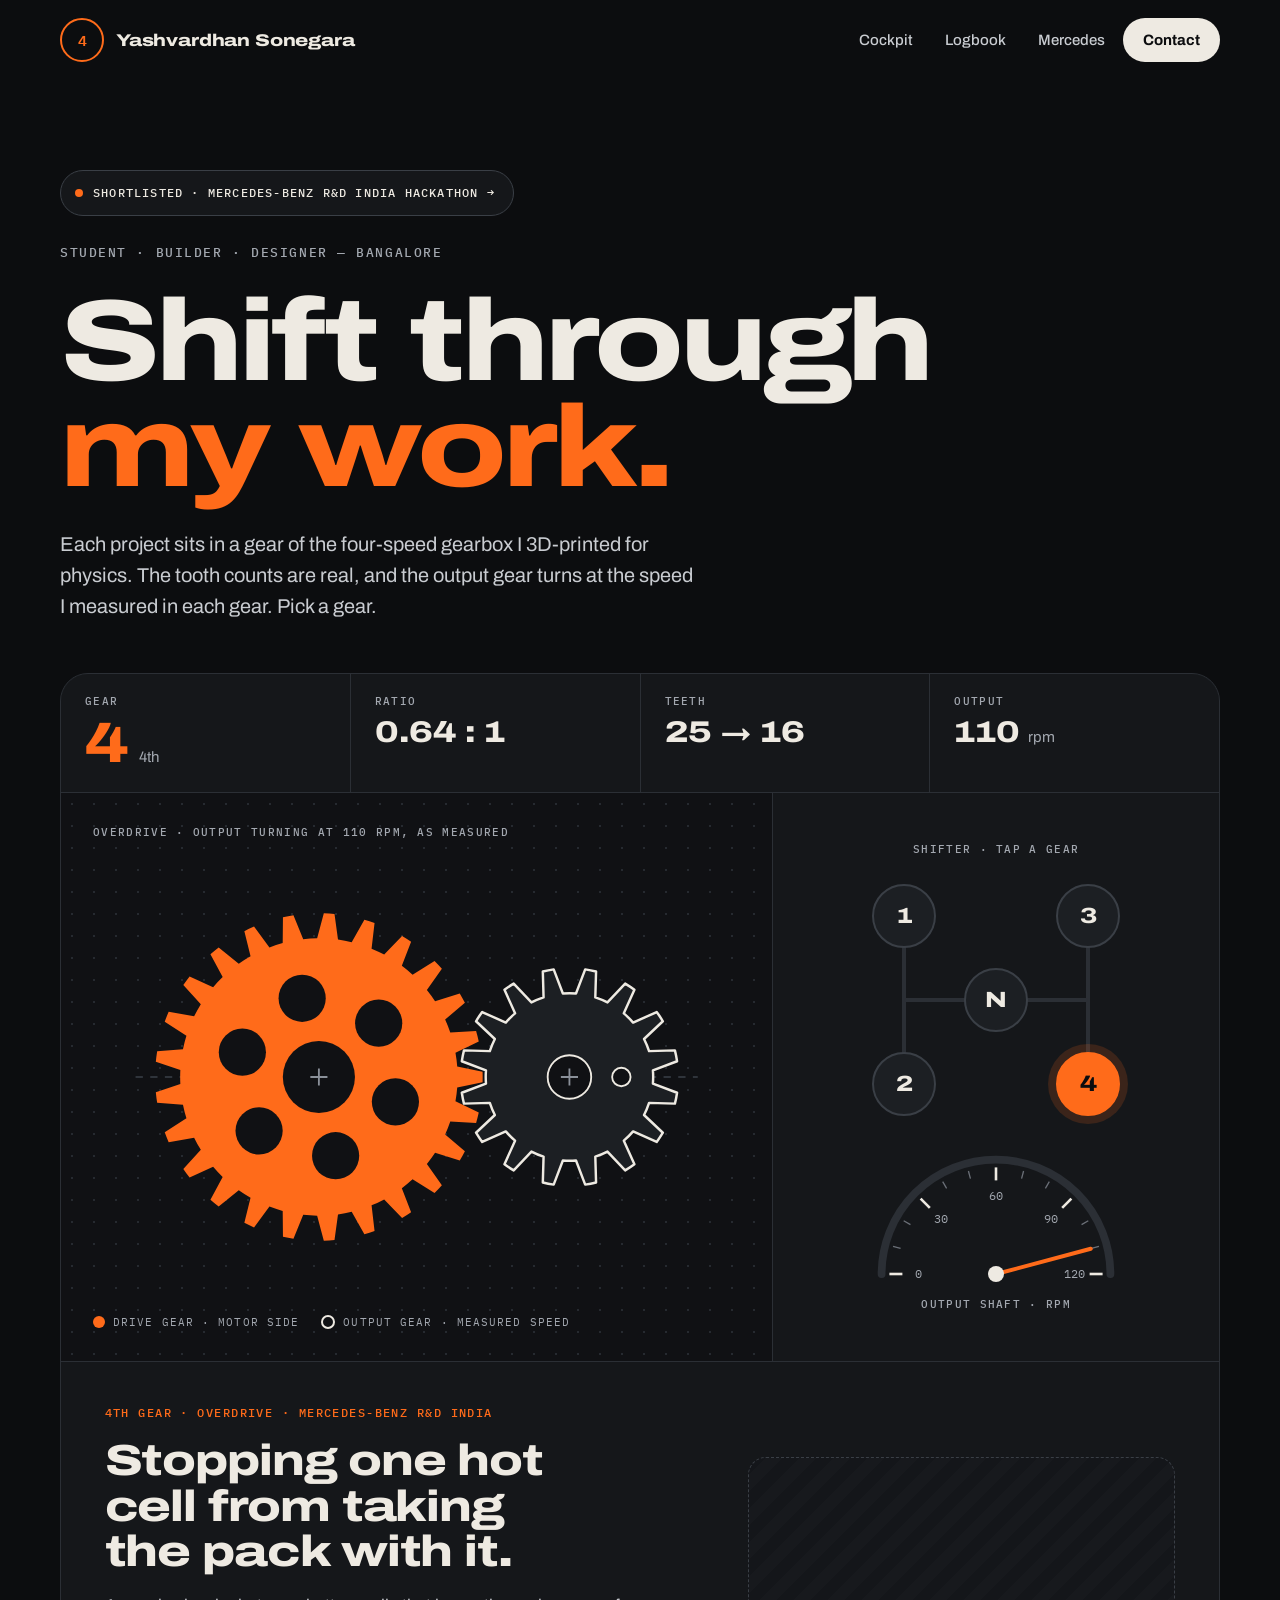
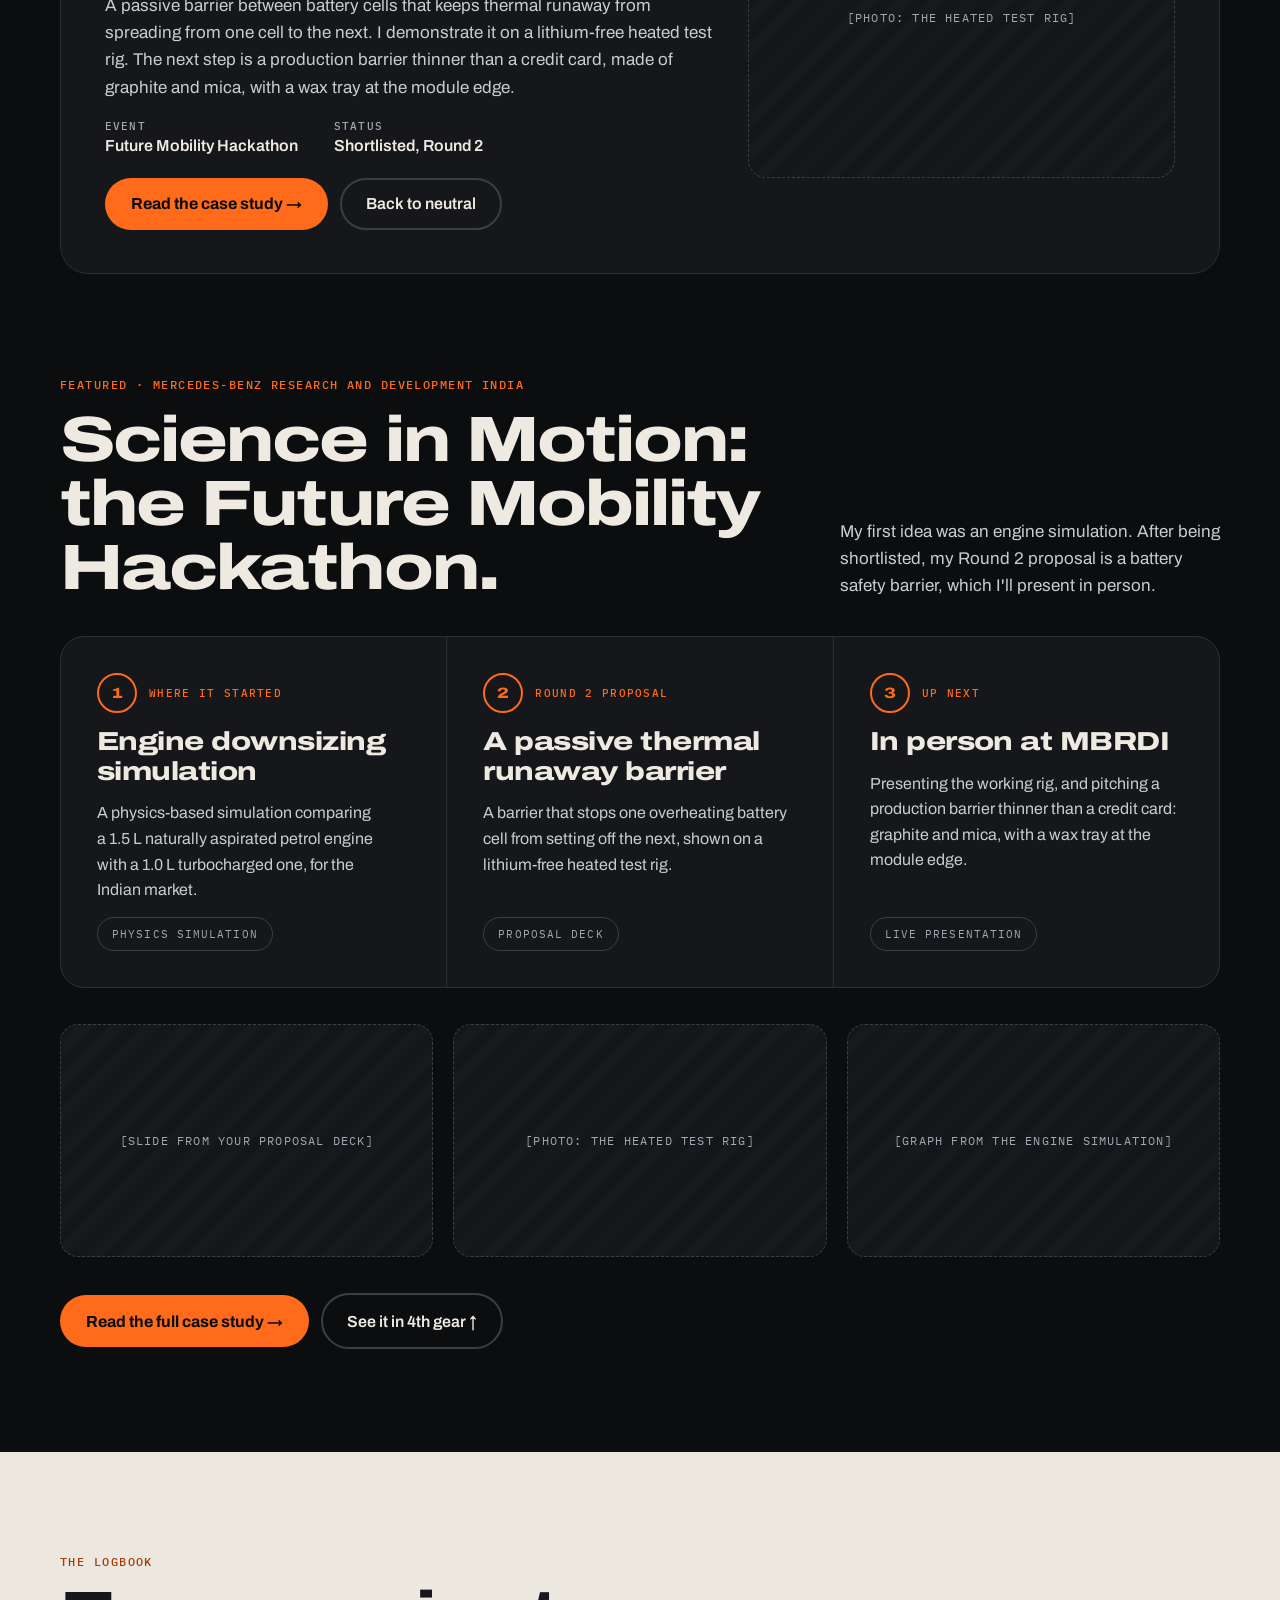
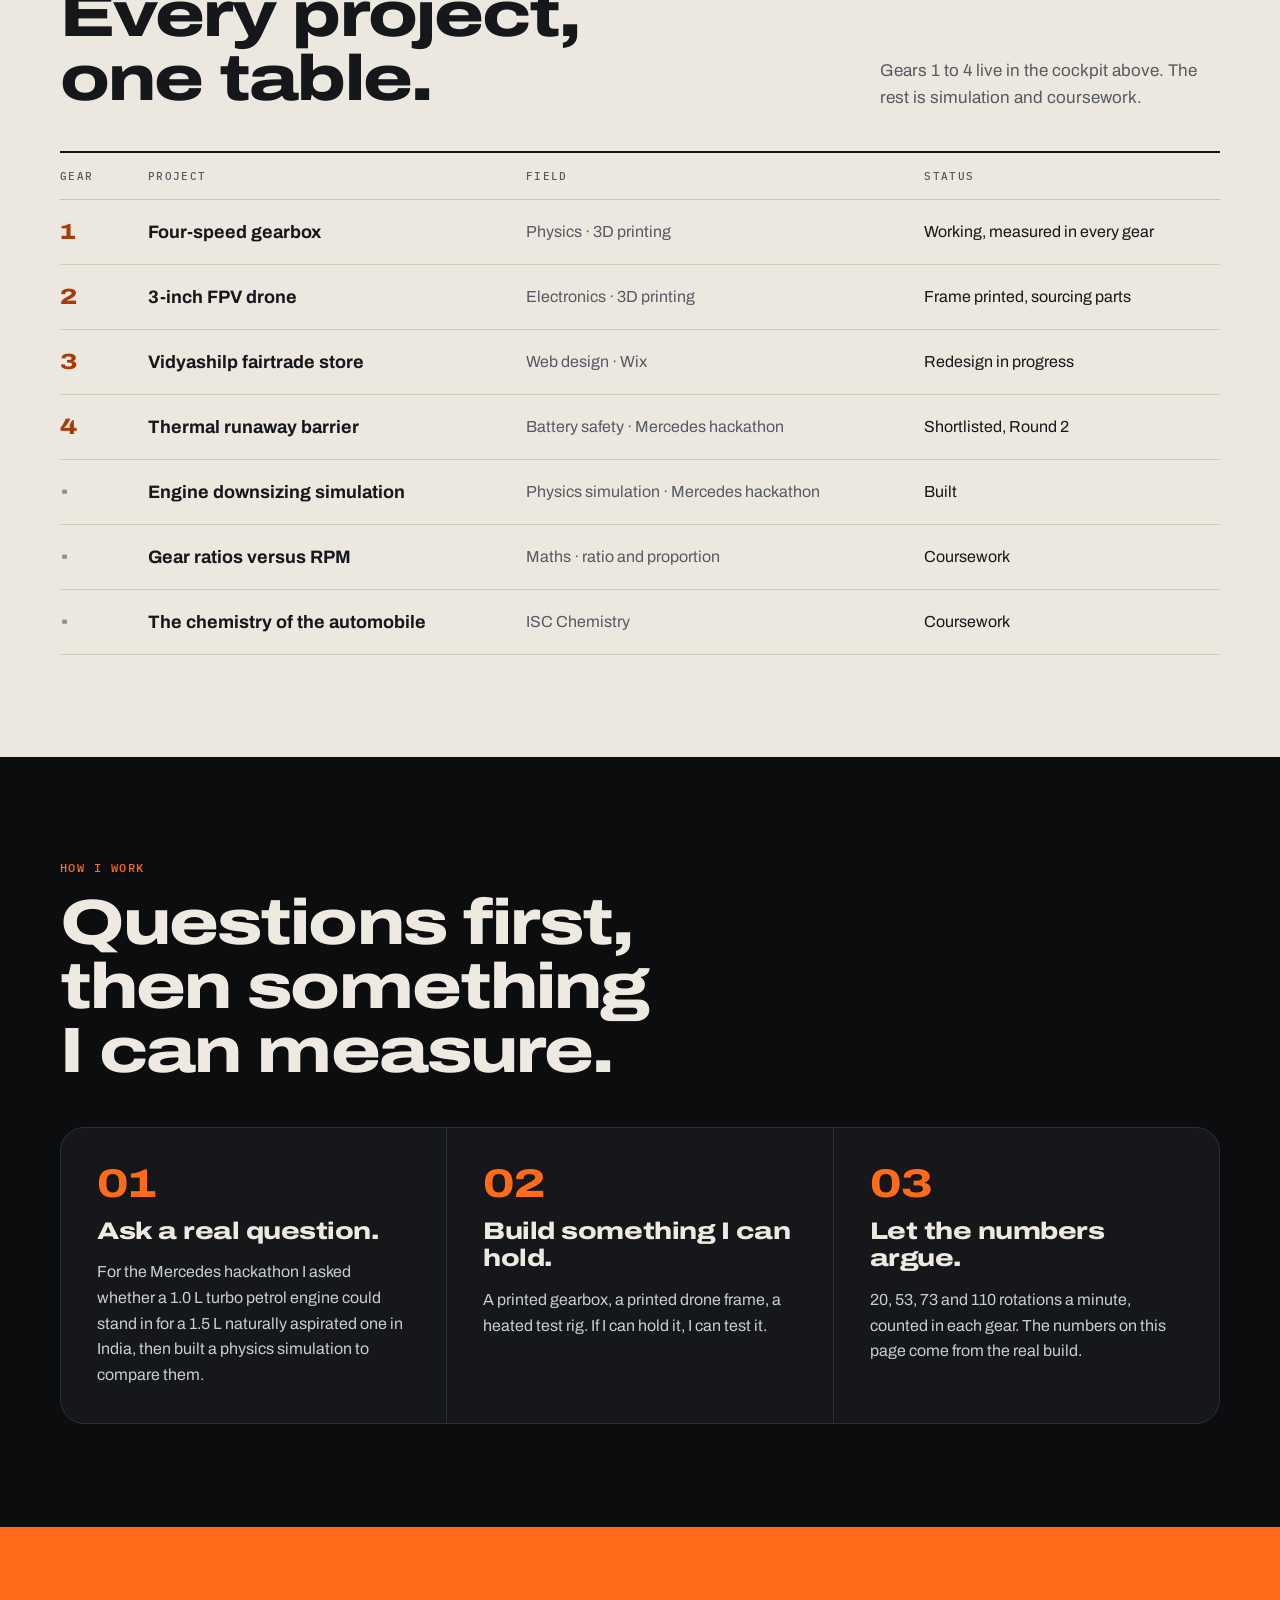
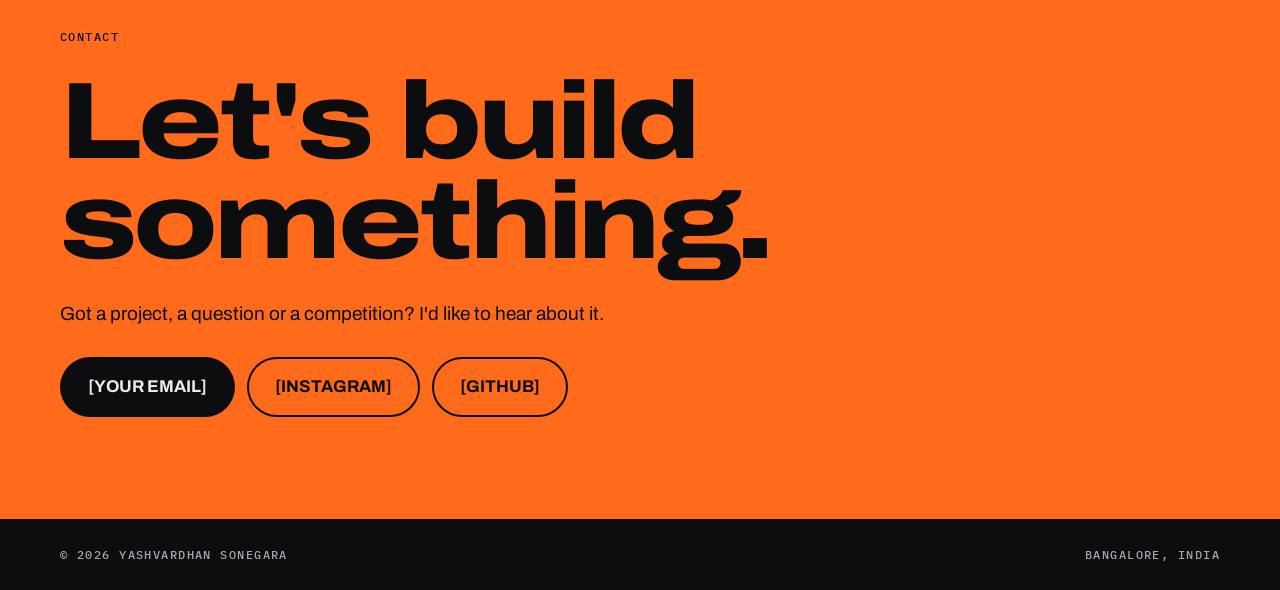
<file: design-reference/home-4th.html>
<!doctype html>
<html lang="en">
<head>
<meta charset="utf-8">
<title>preview</title>

</head>
<body>
<div>

<link rel="preconnect" href="https://fonts.googleapis.com">
<link rel="preconnect" href="https://fonts.gstatic.com" crossorigin="">
<link href="https://fonts.googleapis.com/css2?family=Archivo:wdth,wght@62..125,100..900&amp;family=IBM+Plex+Mono:wght@500;600&amp;display=swap" rel="stylesheet">
<style>
body{margin:0;background:#0C0D0F;color:#EEEAE2;font-family:'Archivo',system-ui,sans-serif}
a{color:inherit;text-decoration:none}
a,button{transition:background-color .15s,color .15s,border-color .15s,box-shadow .2s,transform .12s,opacity .15s,filter .15s}
a:hover{opacity:.82}
a:active,button:active{transform:scale(.96)}
button{font:inherit;cursor:pointer}
:focus-visible{outline:3px solid #FF6B1A;outline-offset:3px}
.knob{background:#1C1F23;border:2px solid #3A3F46;color:#EEEAE2}
.knob:hover{border-color:#FF6B1A}
.knob[aria-pressed="true"]{background:#FF6B1A;border-color:#FF6B1A;color:#0C0D0F;box-shadow:0 0 0 8px rgba(255,107,26,.16)}
.cta:hover{filter:brightness(1.12)}
.ghost:hover{border-color:#EEEAE2}
.spin{transform-box:fill-box;transform-origin:50% 50%;animation-timing-function:linear;animation-iteration-count:infinite}
.cw{animation-name:cw}
.ccw{animation-name:ccw}
@keyframes cw{to{transform:rotate(360deg)}}
@keyframes ccw{to{transform:rotate(-360deg)}}
@media (prefers-reduced-motion:reduce){.spin{animation:none}}
.logtable{min-width:660px}
@media (max-width:600px){.navlink,.wide,.fieldcol{display:none !important}.logtable{min-width:0}}
</style>

<div style="width:100%;background:#0C0D0F;color:#EEEAE2;font-family:'Archivo',system-ui,sans-serif"><header style="max-width:1240px;margin:0 auto;box-sizing:border-box;padding:18px clamp(16px,4vw,40px);display:flex;gap:12px 24px;align-items:center;justify-content:space-between">
<a href="#top" style="display:flex;align-items:center;gap:12px;min-height:44px">
<span aria-hidden="true" style="width:40px;height:40px;border-radius:50%;border:2px solid #FF6B1A;display:flex;align-items:center;justify-content:center;font-family:'IBM Plex Mono',ui-monospace,monospace;font-weight:600;font-size:15px;color:#FF6B1A">4</span>
<span style="font-weight:800;font-stretch:125%;font-size:17px;letter-spacing:-0.01em">Yashvardhan<span class="wide"> Sonegara</span></span>
</a>
<nav aria-label="Main" style="display:flex;flex-wrap:wrap;gap:4px;align-items:center">
<a class="navlink" href="#cockpit" style="min-height:44px;padding:0 14px;display:flex;align-items:center;font-size:15px;font-weight:500;color:#C9CCD1">Cockpit</a>
<a class="navlink" href="#logbook" style="min-height:44px;padding:0 14px;display:flex;align-items:center;font-size:15px;font-weight:500;color:#C9CCD1">Logbook</a>
<a class="navlink" href="#mercedes" style="min-height:44px;padding:0 14px;display:flex;align-items:center;font-size:15px;font-weight:500;color:#C9CCD1">Mercedes</a>
<a href="#contact" style="min-height:44px;padding:0 20px;display:flex;align-items:center;font-size:15px;font-weight:700;background:#EEEAE2;color:#0C0D0F;border-radius:999px">Contact</a>
</nav>
</header>
<section id="top" style="max-width:1240px;margin:0 auto;box-sizing:border-box;padding:clamp(40px,7vw,96px) clamp(16px,4vw,40px) clamp(28px,4vw,52px);display:flex;flex-direction:column;gap:28px">
<a href="#mercedes" style="align-self:flex-start;display:inline-flex;align-items:center;gap:10px;min-height:44px;padding:0 18px 0 14px;border-radius:999px;border:1px solid #3A3F46;background:#15171A;font-family:'IBM Plex Mono',ui-monospace,monospace;font-size:12px;font-weight:500;letter-spacing:.1em;color:#EEEAE2"><span aria-hidden="true" style="width:8px;height:8px;border-radius:50%;background:#FF6B1A;flex:none"></span>SHORTLISTED · MERCEDES-BENZ R&amp;D INDIA HACKATHON →</a>
<span style="font-family:'IBM Plex Mono',ui-monospace,monospace;font-size:13px;font-weight:500;letter-spacing:.12em;color:#A3A8B0">STUDENT · BUILDER · DESIGNER — BANGALORE</span>
<h1 style="margin:0;font-weight:800;font-stretch:125%;font-size:clamp(40px,9vw,120px);line-height:.92;letter-spacing:-0.035em;text-wrap:balance">Shift through <span style="color:#FF6B1A">my work.</span></h1>
<p style="margin:0;max-width:640px;font-size:clamp(17px,1.6vw,20px);line-height:1.55;color:#C9CCD1;text-wrap:pretty">Each project sits in a gear of the four-speed gearbox I 3D-printed for physics. The tooth counts are real, and the output gear turns at the speed I measured in each gear. Pick a gear.</p>
</section>
<section id="cockpit" aria-label="Gearbox cockpit" style="max-width:1240px;margin:0 auto;box-sizing:border-box;padding:0 clamp(16px,4vw,40px) clamp(64px,8vw,112px)">
<div style="background:#15171A;border:1px solid #2B2F35;border-radius:28px;overflow:hidden">
<div style="display:grid;grid-template-columns:repeat(auto-fit,minmax(min(170px,100%),1fr));gap:1px;background:#2B2F35;border-bottom:1px solid #2B2F35">
<div style="background:#15171A;padding:20px clamp(16px,2vw,24px);display:flex;flex-direction:column;gap:8px;min-width:0"><span style="font-family:'IBM Plex Mono',ui-monospace,monospace;font-size:11px;font-weight:500;letter-spacing:.12em;color:#A3A8B0">GEAR</span><span style="display:flex;align-items:baseline;gap:10px"><span style="font-weight:800;font-stretch:125%;font-size:56px;line-height:1;color:#FF6B1A">4</span><span style="font-size:15px;color:#A3A8B0">4th</span></span></div><div style="background:#15171A;padding:20px clamp(16px,2vw,24px);display:flex;flex-direction:column;gap:8px;min-width:0"><span style="font-family:'IBM Plex Mono',ui-monospace,monospace;font-size:11px;font-weight:500;letter-spacing:.12em;color:#A3A8B0">RATIO</span><span style="font-weight:800;font-stretch:125%;font-size:clamp(20px,2.4vw,30px);line-height:1.1;white-space:nowrap">0.64 : 1</span></div><div style="background:#15171A;padding:20px clamp(16px,2vw,24px);display:flex;flex-direction:column;gap:8px;min-width:0"><span style="font-family:'IBM Plex Mono',ui-monospace,monospace;font-size:11px;font-weight:500;letter-spacing:.12em;color:#A3A8B0">TEETH</span><span style="font-weight:800;font-stretch:125%;font-size:clamp(20px,2.4vw,30px);line-height:1.1;white-space:nowrap">25 → 16</span></div><div style="background:#15171A;padding:20px clamp(16px,2vw,24px);display:flex;flex-direction:column;gap:8px;min-width:0"><span style="font-family:'IBM Plex Mono',ui-monospace,monospace;font-size:11px;font-weight:500;letter-spacing:.12em;color:#A3A8B0">OUTPUT</span><span style="display:flex;align-items:baseline;gap:8px"><span style="font-weight:800;font-stretch:125%;font-size:clamp(20px,2.4vw,30px);line-height:1.1;white-space:nowrap">110</span><span style="font-size:15px;color:#A3A8B0">rpm</span></span></div>
</div>
<div style="display:flex;flex-wrap:wrap;gap:1px;background:#2B2F35">
<div style="flex:2 1 420px;min-width:0;box-sizing:border-box;background-color:#101114;background-image:radial-gradient(#262A30 1px,transparent 1.3px);background-size:22px 22px;padding:clamp(20px,3vw,32px);display:flex;flex-direction:column;gap:18px;justify-content:space-between">
<span style="font-family:'IBM Plex Mono',ui-monospace,monospace;font-size:11px;font-weight:500;letter-spacing:.12em;color:#A3A8B0">OVERDRIVE · OUTPUT TURNING AT 110 RPM, AS MEASURED</span>




<svg viewBox="0 0 520 360" role="img" aria-label="4th gear: a 25-tooth drive gear turning a 16-tooth output gear at 110 rpm" style="width:100%;height:auto;display:block;max-height:440px"><line x1="30.00" y1="180" x2="490.00" y2="180" stroke="#2F343B" stroke-width="1.5" stroke-dasharray="6 6"></line><g class="spin cw" style="animation-duration:0.852273s"><circle cx="180.00" cy="180.00" r="136.00" fill="none"></circle><path d="M293.18 171.45 L313.93 175.62 A134.00 134.00 0 0 1 313.93 184.38 L293.18 188.55 A113.50 113.50 0 0 1 291.75 199.87 L310.81 209.07 A134.00 134.00 0 0 1 308.63 217.55 L287.50 216.43 A113.50 113.50 0 0 1 283.30 227.03 L299.47 240.68 A134.00 134.00 0 0 1 295.25 248.36 L275.06 242.02 A113.50 113.50 0 0 1 268.36 251.24 L280.63 268.49 A134.00 134.00 0 0 1 274.63 274.87 L256.65 263.71 A113.50 113.50 0 0 1 247.86 270.98 L255.46 290.73 A134.00 134.00 0 0 1 248.07 295.43 L233.42 280.14 A113.50 113.50 0 0 1 223.10 285.00 L225.55 306.02 A134.00 134.00 0 0 1 217.22 308.73 L206.84 290.28 A113.50 113.50 0 0 1 195.64 292.42 L192.78 313.39 A134.00 134.00 0 0 1 184.04 313.94 L178.57 293.49 A113.50 113.50 0 0 1 167.19 292.77 L159.20 312.38 A134.00 134.00 0 0 1 150.60 310.74 L150.39 289.57 A113.50 113.50 0 0 1 139.55 286.05 L126.94 303.05 A134.00 134.00 0 0 1 119.02 299.32 L124.08 278.77 A113.50 113.50 0 0 1 114.45 272.65 L98.00 285.98 A134.00 134.00 0 0 1 91.26 280.40 L101.27 261.76 A113.50 113.50 0 0 1 93.46 253.44 L74.22 262.26 A134.00 134.00 0 0 1 69.08 255.18 L83.41 239.61 A113.50 113.50 0 0 1 77.92 229.61 L57.09 233.37 A134.00 134.00 0 0 1 53.87 225.23 L71.62 213.71 A113.50 113.50 0 0 1 68.79 202.67 L47.68 201.13 A134.00 134.00 0 0 1 46.58 192.44 L66.64 185.70 A113.50 113.50 0 0 1 66.64 174.30 L46.58 167.56 A134.00 134.00 0 0 1 47.68 158.87 L68.79 157.33 A113.50 113.50 0 0 1 71.62 146.29 L53.87 134.77 A134.00 134.00 0 0 1 57.09 126.63 L77.92 130.39 A113.50 113.50 0 0 1 83.41 120.39 L69.08 104.82 A134.00 134.00 0 0 1 74.22 97.74 L93.46 106.56 A113.50 113.50 0 0 1 101.27 98.24 L91.26 79.60 A134.00 134.00 0 0 1 98.00 74.02 L114.45 87.35 A113.50 113.50 0 0 1 124.08 81.23 L119.02 60.68 A134.00 134.00 0 0 1 126.94 56.95 L139.55 73.95 A113.50 113.50 0 0 1 150.39 70.43 L150.60 49.26 A134.00 134.00 0 0 1 159.20 47.62 L167.19 67.23 A113.50 113.50 0 0 1 178.57 66.51 L184.04 46.06 A134.00 134.00 0 0 1 192.78 46.61 L195.64 67.58 A113.50 113.50 0 0 1 206.84 69.72 L217.22 51.27 A134.00 134.00 0 0 1 225.55 53.98 L223.10 75.00 A113.50 113.50 0 0 1 233.42 79.86 L248.07 64.57 A134.00 134.00 0 0 1 255.46 69.27 L247.86 89.02 A113.50 113.50 0 0 1 256.65 96.29 L274.63 85.13 A134.00 134.00 0 0 1 280.63 91.51 L268.36 108.76 A113.50 113.50 0 0 1 275.06 117.98 L295.25 111.64 A134.00 134.00 0 0 1 299.47 119.32 L283.30 132.97 A113.50 113.50 0 0 1 287.50 143.57 L308.63 142.45 A134.00 134.00 0 0 1 310.81 150.93 L291.75 160.13 A113.50 113.50 0 0 1 293.18 171.45 Z" fill="#FF6B1A"></path><circle cx="242.61" cy="200.34" r="19.30" fill="#101114"></circle><circle cx="193.69" cy="244.39" r="19.30" fill="#101114"></circle><circle cx="131.08" cy="224.05" r="19.30" fill="#101114"></circle><circle cx="117.39" cy="159.66" r="19.30" fill="#101114"></circle><circle cx="166.31" cy="115.61" r="19.30" fill="#101114"></circle><circle cx="228.92" cy="135.95" r="19.30" fill="#101114"></circle><circle cx="180.00" cy="180.00" r="29.51" fill="#101114"></circle></g><g class="spin ccw" style="animation-duration:0.545455s"><circle cx="385.00" cy="180.00" r="91.00" fill="none"></circle><path d="M453.29 185.37 L473.06 192.89 A89.00 89.00 0 0 1 471.29 201.79 L450.15 201.17 A68.50 68.50 0 0 1 446.03 211.10 L461.43 225.61 A89.00 89.00 0 0 1 456.38 233.16 L437.09 224.49 A68.50 68.50 0 0 1 429.49 232.09 L438.16 251.38 A89.00 89.00 0 0 1 430.61 256.43 L416.10 241.03 A68.50 68.50 0 0 1 406.17 245.15 L406.79 266.29 A89.00 89.00 0 0 1 397.89 268.06 L390.37 248.29 A68.50 68.50 0 0 1 379.63 248.29 L372.11 268.06 A89.00 89.00 0 0 1 363.21 266.29 L363.83 245.15 A68.50 68.50 0 0 1 353.90 241.03 L339.39 256.43 A89.00 89.00 0 0 1 331.84 251.38 L340.51 232.09 A68.50 68.50 0 0 1 332.91 224.49 L313.62 233.16 A89.00 89.00 0 0 1 308.57 225.61 L323.97 211.10 A68.50 68.50 0 0 1 319.85 201.17 L298.71 201.79 A89.00 89.00 0 0 1 296.94 192.89 L316.71 185.37 A68.50 68.50 0 0 1 316.71 174.63 L296.94 167.11 A89.00 89.00 0 0 1 298.71 158.21 L319.85 158.83 A68.50 68.50 0 0 1 323.97 148.90 L308.57 134.39 A89.00 89.00 0 0 1 313.62 126.84 L332.91 135.51 A68.50 68.50 0 0 1 340.51 127.91 L331.84 108.62 A89.00 89.00 0 0 1 339.39 103.57 L353.90 118.97 A68.50 68.50 0 0 1 363.83 114.85 L363.21 93.71 A89.00 89.00 0 0 1 372.11 91.94 L379.63 111.71 A68.50 68.50 0 0 1 390.37 111.71 L397.89 91.94 A89.00 89.00 0 0 1 406.79 93.71 L406.17 114.85 A68.50 68.50 0 0 1 416.10 118.97 L430.61 103.57 A89.00 89.00 0 0 1 438.16 108.62 L429.49 127.91 A68.50 68.50 0 0 1 437.09 135.51 L456.38 126.84 A89.00 89.00 0 0 1 461.43 134.39 L446.03 148.90 A68.50 68.50 0 0 1 450.15 158.83 L471.29 158.21 A89.00 89.00 0 0 1 473.06 167.11 L453.29 174.63 A68.50 68.50 0 0 1 453.29 185.37 Z" fill="#1C1F23" stroke="#EEEAE2" stroke-width="2" stroke-linejoin="round"></path><circle cx="427.47" cy="180.00" r="7.54" fill="#101114" stroke="#EEEAE2" stroke-width="1.5"></circle><circle cx="385.00" cy="180.00" r="17.81" fill="#101114" stroke="#EEEAE2" stroke-width="1.5"></circle></g><path d="M173.00 180 H187.00 M180.00 173 V187" stroke="#8A9099" stroke-width="1.5"></path><path d="M378.00 180 H392.00 M385.00 173 V187" stroke="#8A9099" stroke-width="1.5"></path></svg>
<div style="display:flex;flex-wrap:wrap;gap:8px 22px;font-family:'IBM Plex Mono',ui-monospace,monospace;font-size:11px;letter-spacing:.1em;color:#A3A8B0">
<span style="display:flex;align-items:center;gap:8px"><span aria-hidden="true" style="width:12px;height:12px;border-radius:50%;background:#FF6B1A"></span>DRIVE GEAR · MOTOR SIDE</span>
<span style="display:flex;align-items:center;gap:8px"><span aria-hidden="true" style="width:10px;height:10px;border-radius:50%;border:2px solid #EEEAE2"></span>OUTPUT GEAR · MEASURED SPEED</span>
</div>
</div>
<div style="flex:1 1 300px;min-width:0;box-sizing:border-box;background:#15171A;padding:32px 20px;display:flex;flex-direction:column;gap:28px;align-items:center;justify-content:center">
<span style="font-family:'IBM Plex Mono',ui-monospace,monospace;font-size:11px;font-weight:500;letter-spacing:.12em;color:#A3A8B0">SHIFTER · TAP A GEAR</span>
<div style="position:relative;width:248px;height:232px">
<div aria-hidden="true" style="position:absolute;left:30px;top:32px;width:4px;height:168px;background:#2B2F35;border-radius:2px"></div>
<div aria-hidden="true" style="position:absolute;left:214px;top:32px;width:4px;height:168px;background:#2B2F35;border-radius:2px"></div>
<div aria-hidden="true" style="position:absolute;left:32px;top:114px;width:184px;height:4px;background:#2B2F35;border-radius:2px"></div>
<div style="position:absolute;inset:0;display:grid;grid-template-columns:repeat(3,64px);grid-template-rows:repeat(3,64px);column-gap:28px;row-gap:20px">
<button class="knob" aria-pressed="false" aria-label="Shift to 1st gear: the gearbox" onClick="" style="grid-column:1;grid-row:1;width:64px;height:64px;border-radius:50%;padding:0;font-weight:800;font-stretch:125%;font-size:22px;display:flex;align-items:center;justify-content:center">1</button>
<button class="knob" aria-pressed="false" aria-label="Shift to 3rd gear: the fairtrade store" onClick="" style="grid-column:3;grid-row:1;width:64px;height:64px;border-radius:50%;padding:0;font-weight:800;font-stretch:125%;font-size:22px;display:flex;align-items:center;justify-content:center">3</button>
<button class="knob" aria-pressed="false" aria-label="Shift to neutral: about me" onClick="" style="grid-column:2;grid-row:2;width:64px;height:64px;border-radius:50%;padding:0;font-weight:800;font-stretch:125%;font-size:22px;display:flex;align-items:center;justify-content:center">N</button>
<button class="knob" aria-pressed="false" aria-label="Shift to 2nd gear: the FPV drone" onClick="" style="grid-column:1;grid-row:3;width:64px;height:64px;border-radius:50%;padding:0;font-weight:800;font-stretch:125%;font-size:22px;display:flex;align-items:center;justify-content:center">2</button>
<button class="knob" aria-pressed="true" aria-label="Shift to 4th gear: the Mercedes hackathon" onClick="" style="grid-column:3;grid-row:3;width:64px;height:64px;border-radius:50%;padding:0;font-weight:800;font-stretch:125%;font-size:22px;display:flex;align-items:center;justify-content:center">4</button>
</div>
</div>
<div style="width:100%;max-width:260px;display:flex;flex-direction:column;gap:10px;align-items:center">
<div style="position:relative;width:100%;aspect-ratio:200/110">
<svg viewBox="0 0 200 110" aria-hidden="true" style="position:absolute;inset:0;width:100%;height:100%"><path d="M12 100 A88 88 0 0 1 188 100" fill="none" stroke="#2B2F35" stroke-width="6" stroke-linecap="round"></path><line x1="28.00" y1="100.00" x2="18.00" y2="100.00" stroke="#EEEAE2" stroke-width="2"></line><text x="40.00" y="103.00" text-anchor="middle" fill="#A3A8B0" style="font-family:'IBM Plex Mono',monospace;font-size:9px">0</text><line x1="26.59" y1="80.33" x2="20.79" y2="78.78" stroke="#6B7078" stroke-width="1"></line><line x1="34.18" y1="62.00" x2="28.99" y2="59.00" stroke="#6B7078" stroke-width="1"></line><line x1="49.09" y1="49.09" x2="42.02" y2="42.02" stroke="#EEEAE2" stroke-width="2"></line><text x="57.57" y="60.57" text-anchor="middle" fill="#A3A8B0" style="font-family:'IBM Plex Mono',monospace;font-size:9px">30</text><line x1="62.00" y1="34.18" x2="59.00" y2="28.99" stroke="#6B7078" stroke-width="1"></line><line x1="80.33" y1="26.59" x2="78.78" y2="20.79" stroke="#6B7078" stroke-width="1"></line><line x1="100.00" y1="28.00" x2="100.00" y2="18.00" stroke="#EEEAE2" stroke-width="2"></line><text x="100.00" y="43.00" text-anchor="middle" fill="#A3A8B0" style="font-family:'IBM Plex Mono',monospace;font-size:9px">60</text><line x1="119.67" y1="26.59" x2="121.22" y2="20.79" stroke="#6B7078" stroke-width="1"></line><line x1="138.00" y1="34.18" x2="141.00" y2="28.99" stroke="#6B7078" stroke-width="1"></line><line x1="150.91" y1="49.09" x2="157.98" y2="42.02" stroke="#EEEAE2" stroke-width="2"></line><text x="142.43" y="60.57" text-anchor="middle" fill="#A3A8B0" style="font-family:'IBM Plex Mono',monospace;font-size:9px">90</text><line x1="165.82" y1="62.00" x2="171.01" y2="59.00" stroke="#6B7078" stroke-width="1"></line><line x1="173.41" y1="80.33" x2="179.21" y2="78.78" stroke="#6B7078" stroke-width="1"></line><line x1="172.00" y1="100.00" x2="182.00" y2="100.00" stroke="#EEEAE2" stroke-width="2"></line><text x="160.00" y="103.00" text-anchor="middle" fill="#A3A8B0" style="font-family:'IBM Plex Mono',monospace;font-size:9px">120</text></svg>
<div aria-hidden="true" style="position:absolute;left:50%;bottom:9.09%;width:4px;height:70%;margin-left:-2px;background:#FF6B1A;border-radius:2px;transform-origin:50% 100%;transform:rotate(75.00deg);transition:transform .7s cubic-bezier(.3,1.35,.5,1)"></div>
<div aria-hidden="true" style="position:absolute;left:50%;bottom:9.09%;width:16px;height:16px;margin:0 0 -8px -8px;border-radius:50%;background:#EEEAE2"></div>
</div>
<span style="font-family:'IBM Plex Mono',ui-monospace,monospace;font-size:11px;font-weight:500;letter-spacing:.12em;color:#A3A8B0">OUTPUT SHAFT · RPM</span>
</div>
</div>
</div>





<div style="padding:clamp(24px,3.4vw,44px);display:flex;flex-wrap:wrap;gap:32px;align-items:center;border-top:1px solid #2B2F35">
<div style="flex:3 1 360px;min-width:0;display:flex;flex-direction:column;gap:18px">
<span style="font-family:'IBM Plex Mono',ui-monospace,monospace;font-size:12px;font-weight:500;letter-spacing:.12em;color:#FF6B1A">4TH GEAR · OVERDRIVE · MERCEDES-BENZ R&amp;D INDIA</span>
<h2 style="margin:0;font-weight:800;font-stretch:125%;font-size:clamp(28px,3.4vw,44px);line-height:1.04;letter-spacing:-0.025em;text-wrap:balance">Stopping one hot cell from taking the pack with it.</h2>
<p style="margin:0;font-size:17px;line-height:1.6;color:#C9CCD1;max-width:620px;text-wrap:pretty">A passive barrier between battery cells that keeps thermal runaway from spreading from one cell to the next. I demonstrate it on a lithium-free heated test rig. The next step is a production barrier thinner than a credit card, made of graphite and mica, with a wax tray at the module edge.</p>
<div style="display:flex;flex-wrap:wrap;gap:16px 36px"><div style="display:flex;flex-direction:column;gap:4px"><span style="font-family:'IBM Plex Mono',ui-monospace,monospace;font-size:11px;font-weight:500;letter-spacing:.12em;color:#A3A8B0">EVENT</span><span style="font-size:16px;font-weight:600;color:#EEEAE2">Future Mobility Hackathon</span></div><div style="display:flex;flex-direction:column;gap:4px"><span style="font-family:'IBM Plex Mono',ui-monospace,monospace;font-size:11px;font-weight:500;letter-spacing:.12em;color:#A3A8B0">STATUS</span><span style="font-size:16px;font-weight:600;color:#EEEAE2">Shortlisted, Round 2</span></div></div>
<div style="display:flex;flex-wrap:wrap;gap:12px;padding-top:6px"><a class="cta" href="Case.dc.html" style="min-height:52px;padding:0 26px;border-radius:999px;background:#FF6B1A;color:#0C0D0F;font-weight:700;font-size:16px;display:inline-flex;align-items:center;gap:8px">Read the case study →</a><button class="ghost" onClick="" style="min-height:52px;padding:0 24px;border-radius:999px;border:2px solid #3A3F46;background:transparent;color:#EEEAE2;font-weight:600;font-size:16px;display:inline-flex;align-items:center;gap:8px">Back to neutral</button></div>
</div>
<div style="flex:2 1 260px;min-width:0;align-self:center;aspect-ratio:4/3;border-radius:18px;border:1px dashed #3A3F46;background:repeating-linear-gradient(135deg,#14161A 0 12px,#17191D 12px 24px);display:flex;align-items:center;justify-content:center;text-align:center;padding:16px;box-sizing:border-box;font-family:'IBM Plex Mono',ui-monospace,monospace;font-size:12px;letter-spacing:.1em;color:#A3A8B0">[PHOTO: THE HEATED TEST RIG]</div>
</div>

</div>
</section>
<section id="mercedes" style="max-width:1240px;margin:0 auto;box-sizing:border-box;padding:0 clamp(16px,4vw,40px) clamp(64px,8vw,112px);display:flex;flex-direction:column;gap:36px">
<div style="display:flex;flex-wrap:wrap;gap:20px 48px;align-items:flex-end;justify-content:space-between">
<div style="flex:1 1 560px;min-width:0;display:flex;flex-direction:column;gap:16px"><span style="font-family:'IBM Plex Mono',ui-monospace,monospace;font-size:12px;font-weight:500;letter-spacing:.12em;color:#FF6B1A">FEATURED · MERCEDES-BENZ RESEARCH AND DEVELOPMENT INDIA</span><h2 style="margin:0;font-weight:800;font-stretch:125%;font-size:clamp(34px,5vw,64px);line-height:1;letter-spacing:-0.03em;text-wrap:balance">Science in Motion: the Future Mobility Hackathon.</h2></div>
<p style="flex:0 1 380px;margin:0;font-size:17px;line-height:1.6;color:#C9CCD1;text-wrap:pretty">My first idea was an engine simulation. After being shortlisted, my Round 2 proposal is a battery safety barrier, which I&#39;ll present in person.</p>
</div>
<div style="display:grid;grid-template-columns:repeat(auto-fit,minmax(min(220px,100%),1fr));gap:1px;background:#2B2F35;border:1px solid #2B2F35;border-radius:24px;overflow:hidden"><div style="background:#15171A;padding:clamp(24px,3vw,36px);display:flex;flex-direction:column;gap:14px;min-width:0"><div style="display:flex;align-items:center;gap:12px"><span style="font-weight:800;font-stretch:125%;font-size:15px;width:36px;height:36px;border-radius:50%;border:2px solid #FF6B1A;color:#FF6B1A;display:flex;align-items:center;justify-content:center;flex:none">1</span><span style="font-family:'IBM Plex Mono',ui-monospace,monospace;font-size:11px;font-weight:500;letter-spacing:.12em;color:#FF6B1A">WHERE IT STARTED</span></div><h3 style="margin:0;font-weight:800;font-stretch:125%;font-size:clamp(22px,2.2vw,26px);line-height:1.15;letter-spacing:-0.02em">Engine downsizing simulation</h3><p style="margin:0;font-size:16px;line-height:1.6;color:#C9CCD1;text-wrap:pretty">A physics-based simulation comparing a 1.5&nbsp;L naturally aspirated petrol engine with a 1.0&nbsp;L turbocharged one, for the Indian market.</p><span style="margin-top:auto;align-self:flex-start;min-height:32px;padding:0 14px;border-radius:999px;border:1px solid #3A3F46;display:inline-flex;align-items:center;font-family:'IBM Plex Mono',ui-monospace,monospace;font-size:11px;letter-spacing:.1em;color:#A3A8B0">PHYSICS SIMULATION</span></div><div style="background:#15171A;padding:clamp(24px,3vw,36px);display:flex;flex-direction:column;gap:14px;min-width:0"><div style="display:flex;align-items:center;gap:12px"><span style="font-weight:800;font-stretch:125%;font-size:15px;width:36px;height:36px;border-radius:50%;border:2px solid #FF6B1A;color:#FF6B1A;display:flex;align-items:center;justify-content:center;flex:none">2</span><span style="font-family:'IBM Plex Mono',ui-monospace,monospace;font-size:11px;font-weight:500;letter-spacing:.12em;color:#FF6B1A">ROUND 2 PROPOSAL</span></div><h3 style="margin:0;font-weight:800;font-stretch:125%;font-size:clamp(22px,2.2vw,26px);line-height:1.15;letter-spacing:-0.02em">A passive thermal runaway barrier</h3><p style="margin:0;font-size:16px;line-height:1.6;color:#C9CCD1;text-wrap:pretty">A barrier that stops one overheating battery cell from setting off the next, shown on a lithium-free heated test rig.</p><span style="margin-top:auto;align-self:flex-start;min-height:32px;padding:0 14px;border-radius:999px;border:1px solid #3A3F46;display:inline-flex;align-items:center;font-family:'IBM Plex Mono',ui-monospace,monospace;font-size:11px;letter-spacing:.1em;color:#A3A8B0">PROPOSAL DECK</span></div><div style="background:#15171A;padding:clamp(24px,3vw,36px);display:flex;flex-direction:column;gap:14px;min-width:0"><div style="display:flex;align-items:center;gap:12px"><span style="font-weight:800;font-stretch:125%;font-size:15px;width:36px;height:36px;border-radius:50%;border:2px solid #FF6B1A;color:#FF6B1A;display:flex;align-items:center;justify-content:center;flex:none">3</span><span style="font-family:'IBM Plex Mono',ui-monospace,monospace;font-size:11px;font-weight:500;letter-spacing:.12em;color:#FF6B1A">UP NEXT</span></div><h3 style="margin:0;font-weight:800;font-stretch:125%;font-size:clamp(22px,2.2vw,26px);line-height:1.15;letter-spacing:-0.02em">In person at MBRDI</h3><p style="margin:0;font-size:16px;line-height:1.6;color:#C9CCD1;text-wrap:pretty">Presenting the working rig, and pitching a production barrier thinner than a credit card: graphite and mica, with a wax tray at the module edge.</p><span style="margin-top:auto;align-self:flex-start;min-height:32px;padding:0 14px;border-radius:999px;border:1px solid #3A3F46;display:inline-flex;align-items:center;font-family:'IBM Plex Mono',ui-monospace,monospace;font-size:11px;letter-spacing:.1em;color:#A3A8B0">LIVE PRESENTATION</span></div></div>
<div style="display:grid;grid-template-columns:repeat(auto-fit,minmax(min(220px,100%),1fr));gap:20px"><div style="flex:2 1 260px;min-width:0;align-self:center;aspect-ratio:16/10;border-radius:18px;border:1px dashed #3A3F46;background:repeating-linear-gradient(135deg,#14161A 0 12px,#17191D 12px 24px);display:flex;align-items:center;justify-content:center;text-align:center;padding:16px;box-sizing:border-box;font-family:'IBM Plex Mono',ui-monospace,monospace;font-size:12px;letter-spacing:.1em;color:#A3A8B0;width:100%">[SLIDE FROM YOUR PROPOSAL DECK]</div><div style="flex:2 1 260px;min-width:0;align-self:center;aspect-ratio:16/10;border-radius:18px;border:1px dashed #3A3F46;background:repeating-linear-gradient(135deg,#14161A 0 12px,#17191D 12px 24px);display:flex;align-items:center;justify-content:center;text-align:center;padding:16px;box-sizing:border-box;font-family:'IBM Plex Mono',ui-monospace,monospace;font-size:12px;letter-spacing:.1em;color:#A3A8B0;width:100%">[PHOTO: THE HEATED TEST RIG]</div><div style="flex:2 1 260px;min-width:0;align-self:center;aspect-ratio:16/10;border-radius:18px;border:1px dashed #3A3F46;background:repeating-linear-gradient(135deg,#14161A 0 12px,#17191D 12px 24px);display:flex;align-items:center;justify-content:center;text-align:center;padding:16px;box-sizing:border-box;font-family:'IBM Plex Mono',ui-monospace,monospace;font-size:12px;letter-spacing:.1em;color:#A3A8B0;width:100%">[GRAPH FROM THE ENGINE SIMULATION]</div></div>
<div style="display:flex;flex-wrap:wrap;gap:12px;align-items:center"><a class="cta" href="Case.dc.html" style="min-height:52px;padding:0 26px;border-radius:999px;background:#FF6B1A;color:#0C0D0F;font-weight:700;font-size:16px;display:inline-flex;align-items:center;gap:8px">Read the full case study →</a><a class="ghost" href="#cockpit" onClick="" style="min-height:52px;padding:0 24px;border-radius:999px;border:2px solid #3A3F46;color:#EEEAE2;font-weight:600;font-size:16px;display:inline-flex;align-items:center;gap:8px">See it in 4th gear ↑</a></div>
</section>
<section id="logbook" style="background:#ECE8DF;color:#15171A">
<div style="max-width:1240px;margin:0 auto;box-sizing:border-box;padding:clamp(64px,8vw,112px) clamp(16px,4vw,40px);display:flex;flex-direction:column;gap:40px">
<div style="display:flex;flex-wrap:wrap;gap:20px 48px;align-items:flex-end;justify-content:space-between">
<div style="flex:1 1 520px;min-width:0;display:flex;flex-direction:column;gap:14px">
<span style="font-family:'IBM Plex Mono',ui-monospace,monospace;font-size:12px;font-weight:500;letter-spacing:.12em;color:#A63A08">THE LOGBOOK</span>
<h2 style="margin:0;font-weight:800;font-stretch:125%;font-size:clamp(34px,5vw,64px);line-height:1;letter-spacing:-0.03em;text-wrap:balance">Every project, one table.</h2>
</div>
<p style="flex:0 1 340px;margin:0;font-size:17px;line-height:1.55;color:#565A61">Gears 1 to 4 live in the cockpit above. The rest is simulation and coursework.</p>
</div>
<div style="overflow-x:auto;border-top:2px solid #15171A">
<table class="logtable" style="width:100%;border-collapse:collapse">
<thead><tr><th scope="col" style="text-align:left;padding:16px 16px 16px 0;font-family:'IBM Plex Mono',ui-monospace,monospace;font-size:11px;font-weight:500;letter-spacing:.12em;color:#565A61;border-bottom:1px solid #C9C3B5;width:72px">GEAR</th><th scope="col" style="text-align:left;padding:16px 16px 16px 0;font-family:'IBM Plex Mono',ui-monospace,monospace;font-size:11px;font-weight:500;letter-spacing:.12em;color:#565A61;border-bottom:1px solid #C9C3B5">PROJECT</th><th class="fieldcol" scope="col" style="text-align:left;padding:16px 16px 16px 0;font-family:'IBM Plex Mono',ui-monospace,monospace;font-size:11px;font-weight:500;letter-spacing:.12em;color:#565A61;border-bottom:1px solid #C9C3B5">FIELD</th><th scope="col" style="text-align:left;padding:16px 16px 16px 0;font-family:'IBM Plex Mono',ui-monospace,monospace;font-size:11px;font-weight:500;letter-spacing:.12em;color:#565A61;border-bottom:1px solid #C9C3B5">STATUS</th></tr></thead>
<tbody>
<tr><td style="padding:20px 16px 20px 0;border-bottom:1px solid #D3CDBF;font-weight:800;font-stretch:125%;font-size:22px;color:#A63A08">1</td><td style="padding:20px 16px 20px 0;border-bottom:1px solid #D3CDBF;font-size:18px;font-weight:700">Four-speed gearbox</td><td class="fieldcol" style="padding:20px 16px 20px 0;border-bottom:1px solid #D3CDBF;font-size:16px;color:#565A61">Physics · 3D printing</td><td style="padding:20px 0;border-bottom:1px solid #D3CDBF;font-size:16px">Working, measured in every gear</td></tr>
<tr><td style="padding:20px 16px 20px 0;border-bottom:1px solid #D3CDBF;font-weight:800;font-stretch:125%;font-size:22px;color:#A63A08">2</td><td style="padding:20px 16px 20px 0;border-bottom:1px solid #D3CDBF;font-size:18px;font-weight:700">3-inch FPV drone</td><td class="fieldcol" style="padding:20px 16px 20px 0;border-bottom:1px solid #D3CDBF;font-size:16px;color:#565A61">Electronics · 3D printing</td><td style="padding:20px 0;border-bottom:1px solid #D3CDBF;font-size:16px">Frame printed, sourcing parts</td></tr>
<tr><td style="padding:20px 16px 20px 0;border-bottom:1px solid #D3CDBF;font-weight:800;font-stretch:125%;font-size:22px;color:#A63A08">3</td><td style="padding:20px 16px 20px 0;border-bottom:1px solid #D3CDBF;font-size:18px;font-weight:700">Vidyashilp fairtrade store</td><td class="fieldcol" style="padding:20px 16px 20px 0;border-bottom:1px solid #D3CDBF;font-size:16px;color:#565A61">Web design · Wix</td><td style="padding:20px 0;border-bottom:1px solid #D3CDBF;font-size:16px">Redesign in progress</td></tr>
<tr><td style="padding:20px 16px 20px 0;border-bottom:1px solid #D3CDBF;font-weight:800;font-stretch:125%;font-size:22px;color:#A63A08">4</td><td style="padding:20px 16px 20px 0;border-bottom:1px solid #D3CDBF;font-size:18px;font-weight:700">Thermal runaway barrier</td><td class="fieldcol" style="padding:20px 16px 20px 0;border-bottom:1px solid #D3CDBF;font-size:16px;color:#565A61">Battery safety · Mercedes hackathon</td><td style="padding:20px 0;border-bottom:1px solid #D3CDBF;font-size:16px">Shortlisted, Round 2</td></tr>
<tr><td style="padding:20px 16px 20px 0;border-bottom:1px solid #D3CDBF;font-weight:800;font-stretch:125%;font-size:22px;color:#8C8F94">·</td><td style="padding:20px 16px 20px 0;border-bottom:1px solid #D3CDBF;font-size:18px;font-weight:700">Engine downsizing simulation</td><td class="fieldcol" style="padding:20px 16px 20px 0;border-bottom:1px solid #D3CDBF;font-size:16px;color:#565A61">Physics simulation · Mercedes hackathon</td><td style="padding:20px 0;border-bottom:1px solid #D3CDBF;font-size:16px">Built</td></tr>
<tr><td style="padding:20px 16px 20px 0;border-bottom:1px solid #D3CDBF;font-weight:800;font-stretch:125%;font-size:22px;color:#8C8F94">·</td><td style="padding:20px 16px 20px 0;border-bottom:1px solid #D3CDBF;font-size:18px;font-weight:700">Gear ratios versus RPM</td><td class="fieldcol" style="padding:20px 16px 20px 0;border-bottom:1px solid #D3CDBF;font-size:16px;color:#565A61">Maths · ratio and proportion</td><td style="padding:20px 0;border-bottom:1px solid #D3CDBF;font-size:16px">Coursework</td></tr>
<tr><td style="padding:20px 16px 20px 0;border-bottom:1px solid #D3CDBF;font-weight:800;font-stretch:125%;font-size:22px;color:#8C8F94">·</td><td style="padding:20px 16px 20px 0;border-bottom:1px solid #D3CDBF;font-size:18px;font-weight:700">The chemistry of the automobile</td><td class="fieldcol" style="padding:20px 16px 20px 0;border-bottom:1px solid #D3CDBF;font-size:16px;color:#565A61">ISC Chemistry</td><td style="padding:20px 0;border-bottom:1px solid #D3CDBF;font-size:16px">Coursework</td></tr>
</tbody>
</table>
</div>
</div>
</section>
<section id="how" style="max-width:1240px;margin:0 auto;box-sizing:border-box;padding:clamp(64px,8vw,112px) clamp(16px,4vw,40px);display:flex;flex-direction:column;gap:44px">
<div style="display:flex;flex-direction:column;gap:16px;max-width:820px">
<span style="font-family:'IBM Plex Mono',ui-monospace,monospace;font-size:12px;font-weight:500;letter-spacing:.12em;color:#FF6B1A">HOW I WORK</span>
<h2 style="margin:0;font-weight:800;font-stretch:125%;font-size:clamp(34px,5vw,64px);line-height:1;letter-spacing:-0.03em;text-wrap:balance">Questions first, then something I can measure.</h2>
</div>
<div style="display:grid;grid-template-columns:repeat(auto-fit,minmax(min(260px,100%),1fr));gap:1px;background:#2B2F35;border:1px solid #2B2F35;border-radius:24px;overflow:hidden">
<div style="background:#15171A;padding:clamp(24px,3vw,36px);display:flex;flex-direction:column;gap:14px"><span style="font-weight:800;font-stretch:125%;font-size:40px;line-height:1;color:#FF6B1A">01</span><h3 style="margin:0;font-weight:800;font-stretch:125%;font-size:24px;line-height:1.15;letter-spacing:-0.02em">Ask a real question.</h3><p style="margin:0;font-size:16px;line-height:1.6;color:#C9CCD1;text-wrap:pretty">For the Mercedes hackathon I asked whether a 1.0&nbsp;L turbo petrol engine could stand in for a 1.5&nbsp;L naturally aspirated one in India, then built a physics simulation to compare them.</p></div><div style="background:#15171A;padding:clamp(24px,3vw,36px);display:flex;flex-direction:column;gap:14px"><span style="font-weight:800;font-stretch:125%;font-size:40px;line-height:1;color:#FF6B1A">02</span><h3 style="margin:0;font-weight:800;font-stretch:125%;font-size:24px;line-height:1.15;letter-spacing:-0.02em">Build something I can hold.</h3><p style="margin:0;font-size:16px;line-height:1.6;color:#C9CCD1;text-wrap:pretty">A printed gearbox, a printed drone frame, a heated test rig. If I can hold it, I can test it.</p></div><div style="background:#15171A;padding:clamp(24px,3vw,36px);display:flex;flex-direction:column;gap:14px"><span style="font-weight:800;font-stretch:125%;font-size:40px;line-height:1;color:#FF6B1A">03</span><h3 style="margin:0;font-weight:800;font-stretch:125%;font-size:24px;line-height:1.15;letter-spacing:-0.02em">Let the numbers argue.</h3><p style="margin:0;font-size:16px;line-height:1.6;color:#C9CCD1;text-wrap:pretty">20, 53, 73 and 110 rotations a minute, counted in each gear. The numbers on this page come from the real build.</p></div>
</div>
</section>
<section id="contact" style="background:#FF6B1A;color:#0C0D0F">
<div style="max-width:1240px;margin:0 auto;box-sizing:border-box;padding:clamp(64px,8vw,112px) clamp(16px,4vw,40px);display:flex;flex-direction:column;gap:28px">
<span style="font-family:'IBM Plex Mono',ui-monospace,monospace;font-size:12px;font-weight:500;letter-spacing:.12em;color:#0C0D0F">CONTACT</span>
<h2 style="margin:0;font-weight:800;font-stretch:125%;font-size:clamp(44px,8.5vw,128px);line-height:.92;letter-spacing:-0.035em;text-wrap:balance">Let&#39;s build something.</h2>
<p style="margin:0;max-width:560px;font-size:19px;line-height:1.5">Got a project, a question or a competition? I&#39;d like to hear about it.</p>
<div style="display:flex;flex-wrap:wrap;gap:12px">
<a href="mailto:" style="min-height:56px;padding:0 28px;border-radius:999px;background:#0C0D0F;color:#EEEAE2;font-weight:700;font-size:17px;display:flex;align-items:center">[YOUR EMAIL]</a>
<a href="#contact" style="min-height:56px;padding:0 26px;border-radius:999px;border:2px solid #0C0D0F;font-weight:700;font-size:17px;display:flex;align-items:center">[INSTAGRAM]</a>
<a href="#contact" style="min-height:56px;padding:0 26px;border-radius:999px;border:2px solid #0C0D0F;font-weight:700;font-size:17px;display:flex;align-items:center">[GITHUB]</a>
</div>
</div>
</section>
<footer style="max-width:1240px;margin:0 auto;box-sizing:border-box;padding:28px clamp(16px,4vw,40px);display:flex;flex-wrap:wrap;gap:8px 24px;justify-content:space-between">
<span style="font-family:'IBM Plex Mono',ui-monospace,monospace;font-size:12px;font-weight:500;letter-spacing:.12em;color:#A3A8B0">© 2026 YASHVARDHAN SONEGARA</span><span style="font-family:'IBM Plex Mono',ui-monospace,monospace;font-size:12px;font-weight:500;letter-spacing:.12em;color:#A3A8B0">BANGALORE, INDIA</span>
</footer>
</div>
</div>

</body>
</html>
</file>
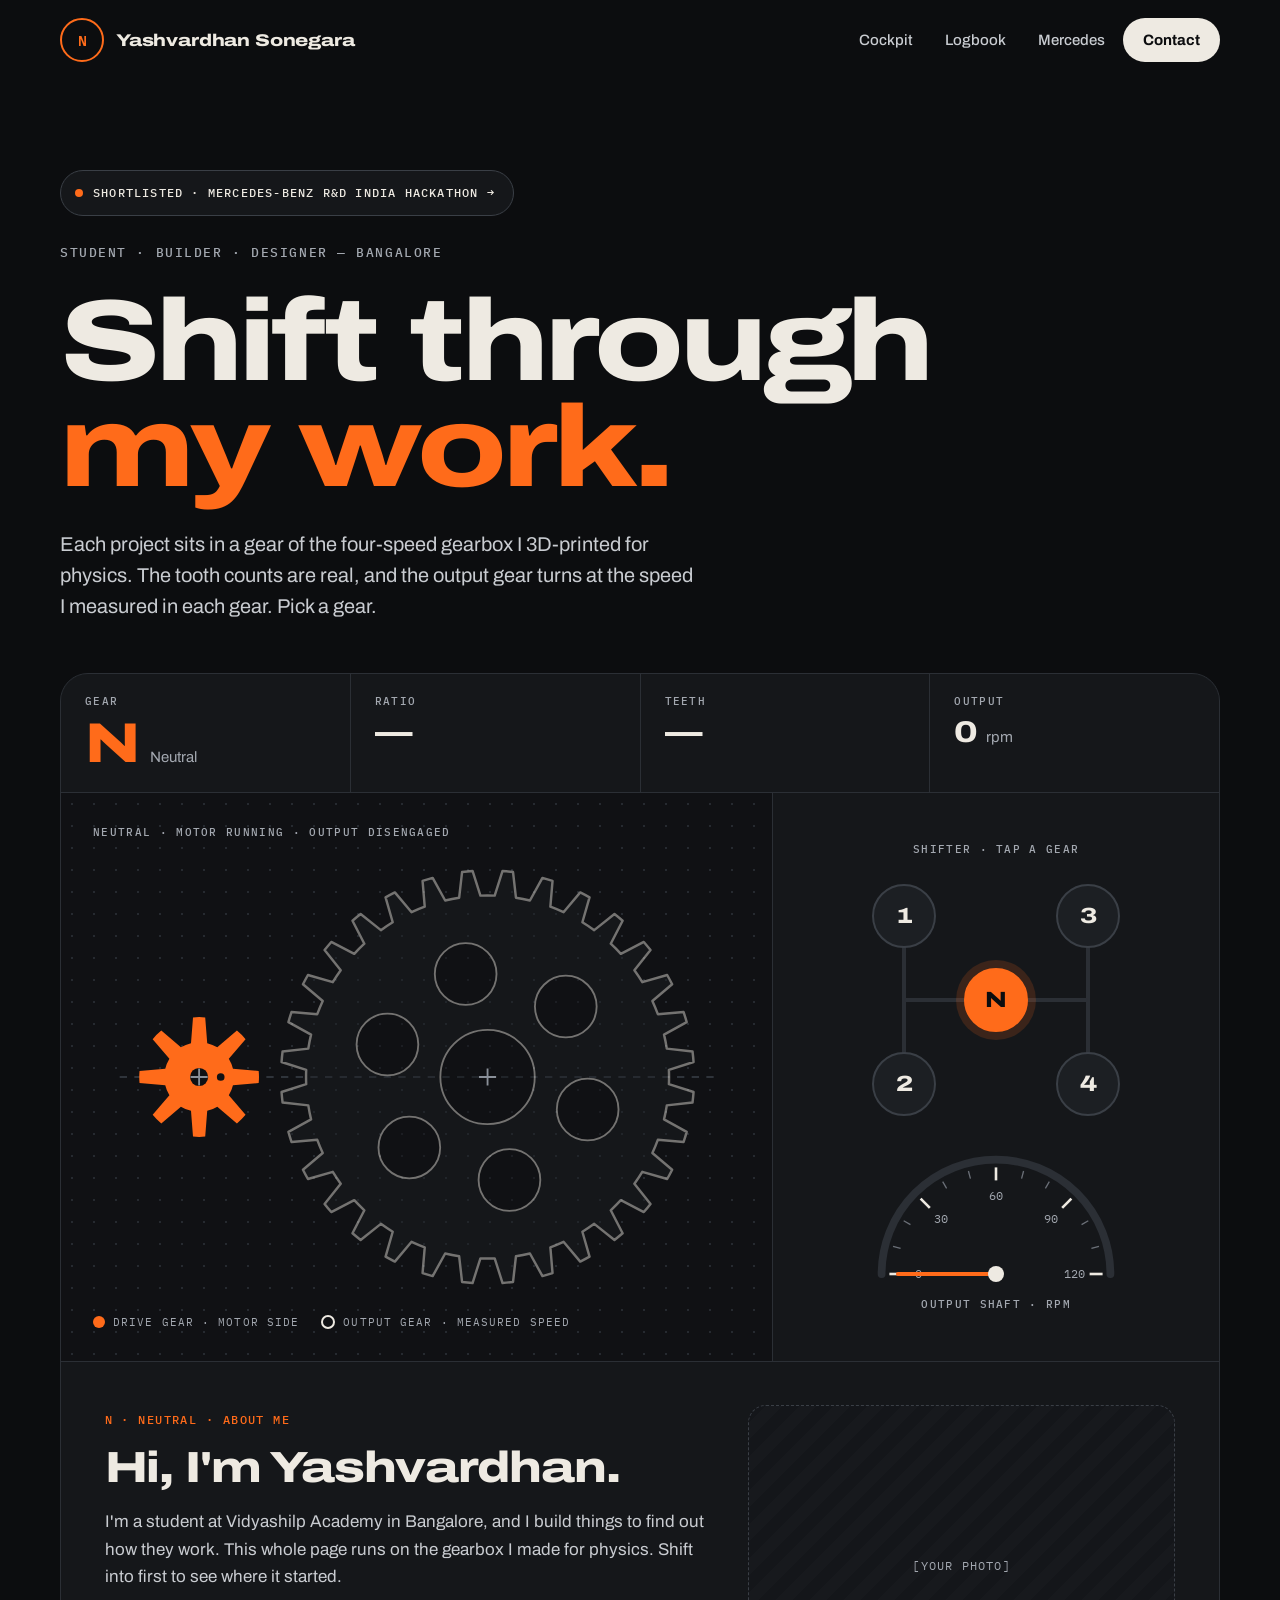
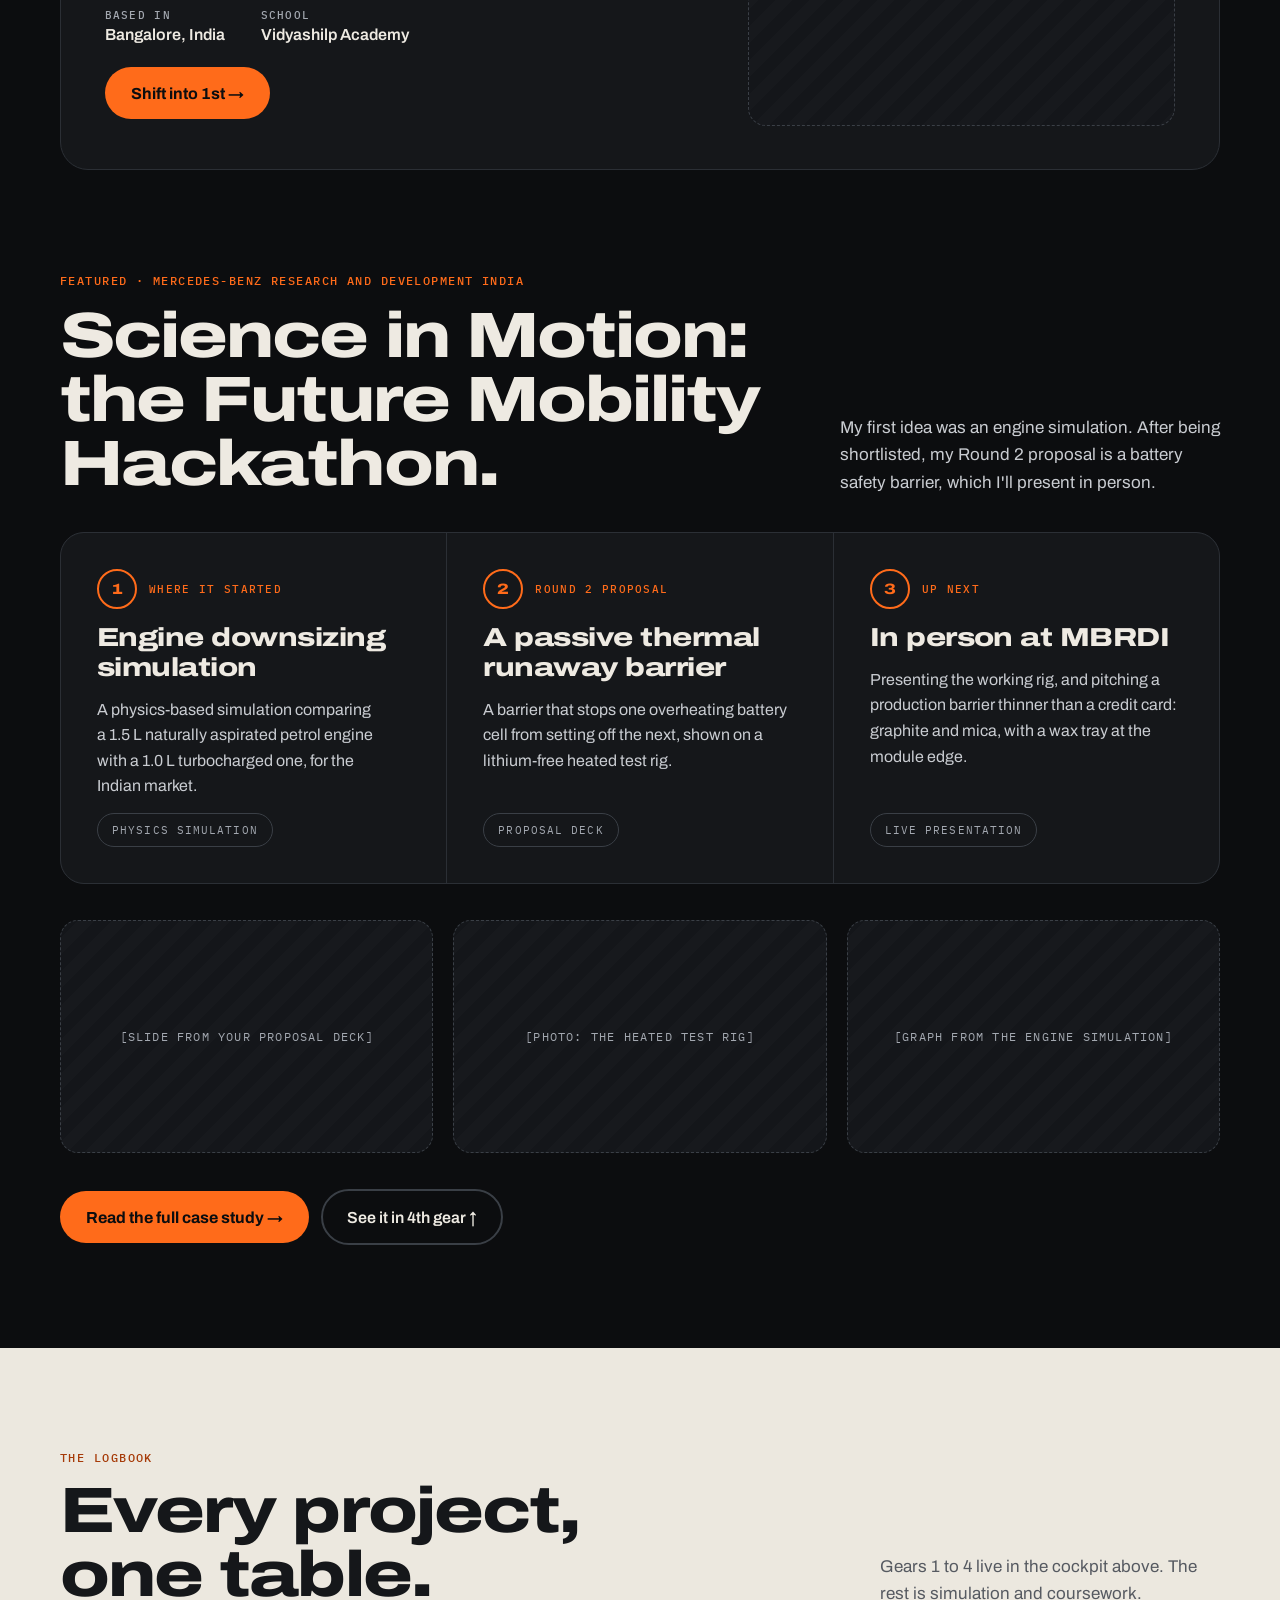
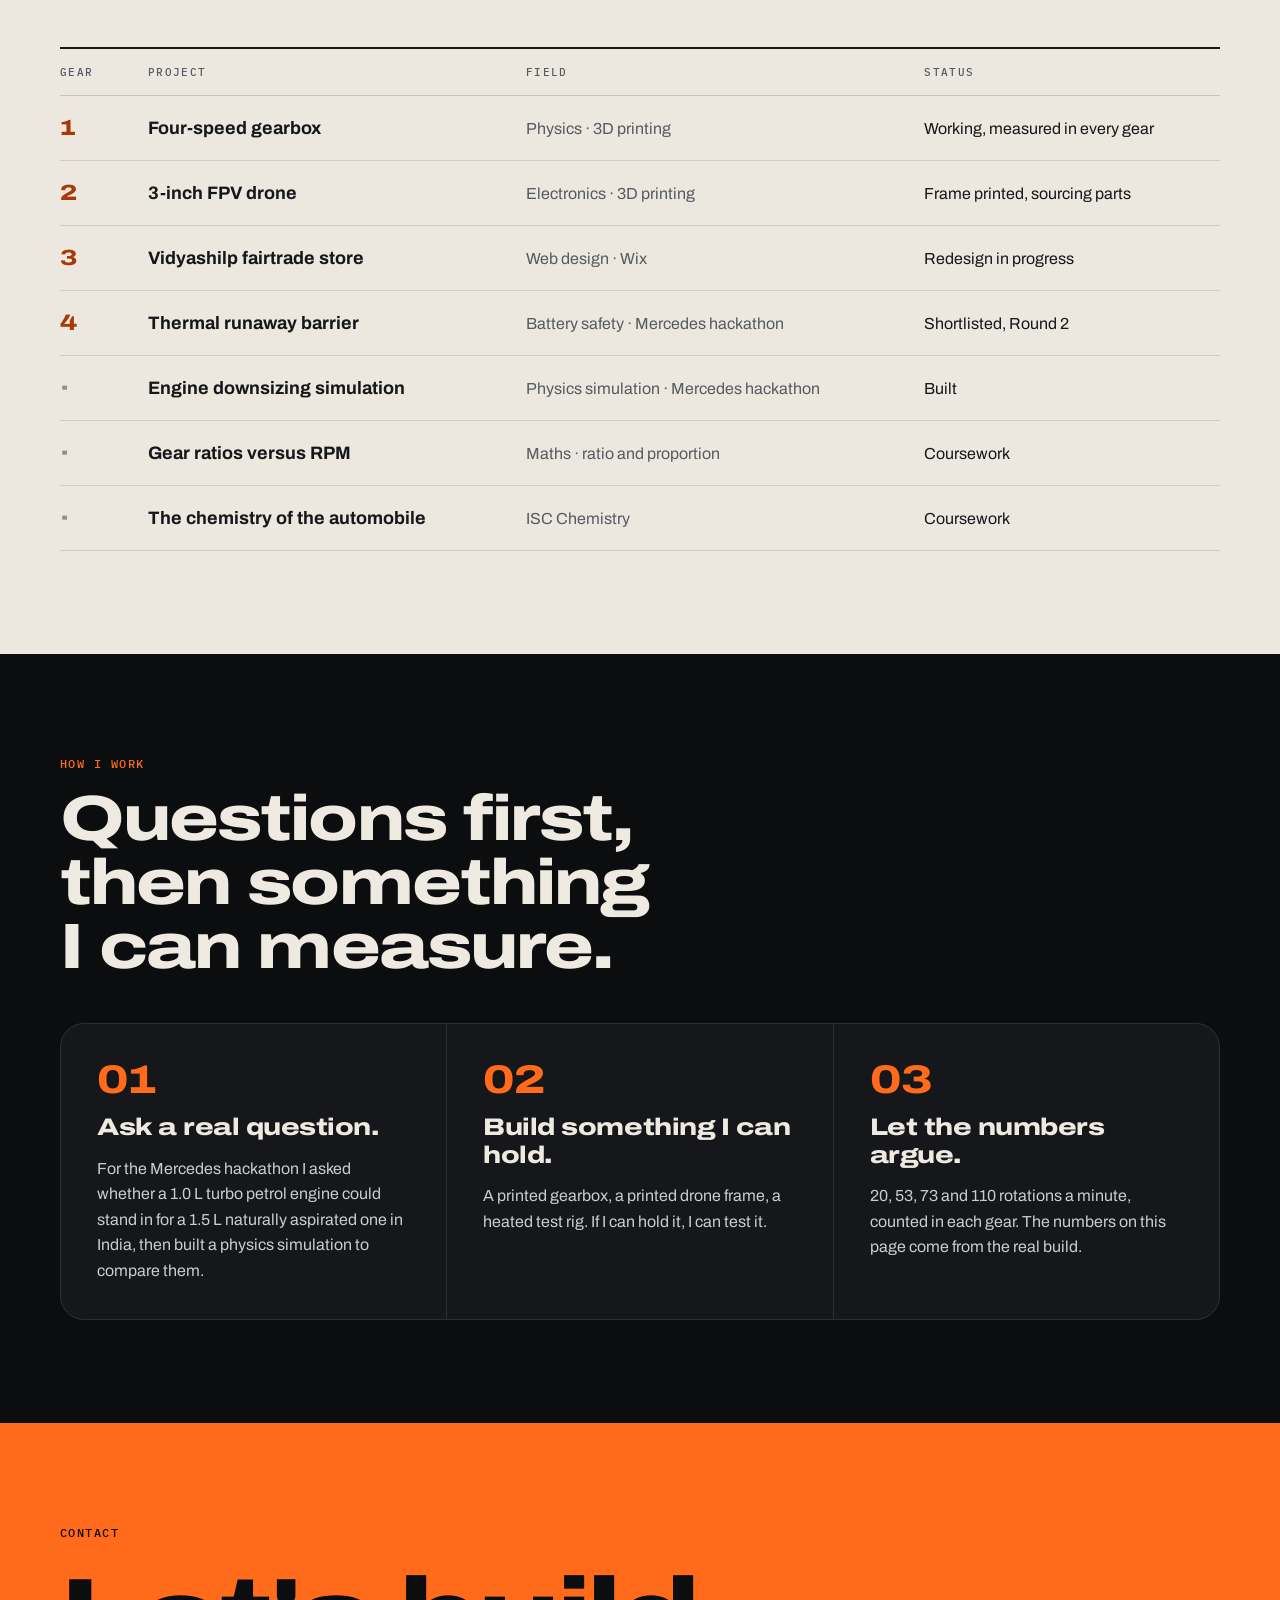
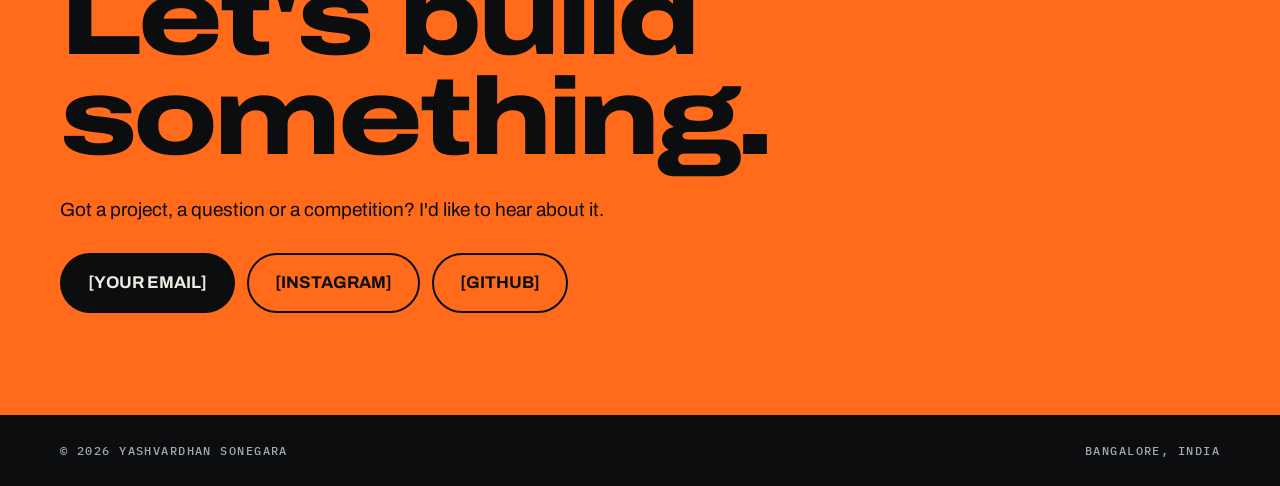
<file: design-reference/home-neutral.html>
<!doctype html>
<html lang="en">
<head>
<meta charset="utf-8">
<title>preview</title>

</head>
<body>
<div>

<link rel="preconnect" href="https://fonts.googleapis.com">
<link rel="preconnect" href="https://fonts.gstatic.com" crossorigin="">
<link href="https://fonts.googleapis.com/css2?family=Archivo:wdth,wght@62..125,100..900&amp;family=IBM+Plex+Mono:wght@500;600&amp;display=swap" rel="stylesheet">
<style>
body{margin:0;background:#0C0D0F;color:#EEEAE2;font-family:'Archivo',system-ui,sans-serif}
a{color:inherit;text-decoration:none}
a,button{transition:background-color .15s,color .15s,border-color .15s,box-shadow .2s,transform .12s,opacity .15s,filter .15s}
a:hover{opacity:.82}
a:active,button:active{transform:scale(.96)}
button{font:inherit;cursor:pointer}
:focus-visible{outline:3px solid #FF6B1A;outline-offset:3px}
.knob{background:#1C1F23;border:2px solid #3A3F46;color:#EEEAE2}
.knob:hover{border-color:#FF6B1A}
.knob[aria-pressed="true"]{background:#FF6B1A;border-color:#FF6B1A;color:#0C0D0F;box-shadow:0 0 0 8px rgba(255,107,26,.16)}
.cta:hover{filter:brightness(1.12)}
.ghost:hover{border-color:#EEEAE2}
.spin{transform-box:fill-box;transform-origin:50% 50%;animation-timing-function:linear;animation-iteration-count:infinite}
.cw{animation-name:cw}
.ccw{animation-name:ccw}
@keyframes cw{to{transform:rotate(360deg)}}
@keyframes ccw{to{transform:rotate(-360deg)}}
@media (prefers-reduced-motion:reduce){.spin{animation:none}}
.logtable{min-width:660px}
@media (max-width:600px){.navlink,.wide,.fieldcol{display:none !important}.logtable{min-width:0}}
</style>

<div style="width:100%;background:#0C0D0F;color:#EEEAE2;font-family:'Archivo',system-ui,sans-serif"><header style="max-width:1240px;margin:0 auto;box-sizing:border-box;padding:18px clamp(16px,4vw,40px);display:flex;gap:12px 24px;align-items:center;justify-content:space-between">
<a href="#top" style="display:flex;align-items:center;gap:12px;min-height:44px">
<span aria-hidden="true" style="width:40px;height:40px;border-radius:50%;border:2px solid #FF6B1A;display:flex;align-items:center;justify-content:center;font-family:'IBM Plex Mono',ui-monospace,monospace;font-weight:600;font-size:15px;color:#FF6B1A">N</span>
<span style="font-weight:800;font-stretch:125%;font-size:17px;letter-spacing:-0.01em">Yashvardhan<span class="wide"> Sonegara</span></span>
</a>
<nav aria-label="Main" style="display:flex;flex-wrap:wrap;gap:4px;align-items:center">
<a class="navlink" href="#cockpit" style="min-height:44px;padding:0 14px;display:flex;align-items:center;font-size:15px;font-weight:500;color:#C9CCD1">Cockpit</a>
<a class="navlink" href="#logbook" style="min-height:44px;padding:0 14px;display:flex;align-items:center;font-size:15px;font-weight:500;color:#C9CCD1">Logbook</a>
<a class="navlink" href="#mercedes" style="min-height:44px;padding:0 14px;display:flex;align-items:center;font-size:15px;font-weight:500;color:#C9CCD1">Mercedes</a>
<a href="#contact" style="min-height:44px;padding:0 20px;display:flex;align-items:center;font-size:15px;font-weight:700;background:#EEEAE2;color:#0C0D0F;border-radius:999px">Contact</a>
</nav>
</header>
<section id="top" style="max-width:1240px;margin:0 auto;box-sizing:border-box;padding:clamp(40px,7vw,96px) clamp(16px,4vw,40px) clamp(28px,4vw,52px);display:flex;flex-direction:column;gap:28px">
<a href="#mercedes" style="align-self:flex-start;display:inline-flex;align-items:center;gap:10px;min-height:44px;padding:0 18px 0 14px;border-radius:999px;border:1px solid #3A3F46;background:#15171A;font-family:'IBM Plex Mono',ui-monospace,monospace;font-size:12px;font-weight:500;letter-spacing:.1em;color:#EEEAE2"><span aria-hidden="true" style="width:8px;height:8px;border-radius:50%;background:#FF6B1A;flex:none"></span>SHORTLISTED · MERCEDES-BENZ R&amp;D INDIA HACKATHON →</a>
<span style="font-family:'IBM Plex Mono',ui-monospace,monospace;font-size:13px;font-weight:500;letter-spacing:.12em;color:#A3A8B0">STUDENT · BUILDER · DESIGNER — BANGALORE</span>
<h1 style="margin:0;font-weight:800;font-stretch:125%;font-size:clamp(40px,9vw,120px);line-height:.92;letter-spacing:-0.035em;text-wrap:balance">Shift through <span style="color:#FF6B1A">my work.</span></h1>
<p style="margin:0;max-width:640px;font-size:clamp(17px,1.6vw,20px);line-height:1.55;color:#C9CCD1;text-wrap:pretty">Each project sits in a gear of the four-speed gearbox I 3D-printed for physics. The tooth counts are real, and the output gear turns at the speed I measured in each gear. Pick a gear.</p>
</section>
<section id="cockpit" aria-label="Gearbox cockpit" style="max-width:1240px;margin:0 auto;box-sizing:border-box;padding:0 clamp(16px,4vw,40px) clamp(64px,8vw,112px)">
<div style="background:#15171A;border:1px solid #2B2F35;border-radius:28px;overflow:hidden">
<div style="display:grid;grid-template-columns:repeat(auto-fit,minmax(min(170px,100%),1fr));gap:1px;background:#2B2F35;border-bottom:1px solid #2B2F35">
<div style="background:#15171A;padding:20px clamp(16px,2vw,24px);display:flex;flex-direction:column;gap:8px;min-width:0"><span style="font-family:'IBM Plex Mono',ui-monospace,monospace;font-size:11px;font-weight:500;letter-spacing:.12em;color:#A3A8B0">GEAR</span><span style="display:flex;align-items:baseline;gap:10px"><span style="font-weight:800;font-stretch:125%;font-size:56px;line-height:1;color:#FF6B1A">N</span><span style="font-size:15px;color:#A3A8B0">Neutral</span></span></div><div style="background:#15171A;padding:20px clamp(16px,2vw,24px);display:flex;flex-direction:column;gap:8px;min-width:0"><span style="font-family:'IBM Plex Mono',ui-monospace,monospace;font-size:11px;font-weight:500;letter-spacing:.12em;color:#A3A8B0">RATIO</span><span style="font-weight:800;font-stretch:125%;font-size:clamp(20px,2.4vw,30px);line-height:1.1;white-space:nowrap">—</span></div><div style="background:#15171A;padding:20px clamp(16px,2vw,24px);display:flex;flex-direction:column;gap:8px;min-width:0"><span style="font-family:'IBM Plex Mono',ui-monospace,monospace;font-size:11px;font-weight:500;letter-spacing:.12em;color:#A3A8B0">TEETH</span><span style="font-weight:800;font-stretch:125%;font-size:clamp(20px,2.4vw,30px);line-height:1.1;white-space:nowrap">—</span></div><div style="background:#15171A;padding:20px clamp(16px,2vw,24px);display:flex;flex-direction:column;gap:8px;min-width:0"><span style="font-family:'IBM Plex Mono',ui-monospace,monospace;font-size:11px;font-weight:500;letter-spacing:.12em;color:#A3A8B0">OUTPUT</span><span style="display:flex;align-items:baseline;gap:8px"><span style="font-weight:800;font-stretch:125%;font-size:clamp(20px,2.4vw,30px);line-height:1.1;white-space:nowrap">0</span><span style="font-size:15px;color:#A3A8B0">rpm</span></span></div>
</div>
<div style="display:flex;flex-wrap:wrap;gap:1px;background:#2B2F35">
<div style="flex:2 1 420px;min-width:0;box-sizing:border-box;background-color:#101114;background-image:radial-gradient(#262A30 1px,transparent 1.3px);background-size:22px 22px;padding:clamp(20px,3vw,32px);display:flex;flex-direction:column;gap:18px;justify-content:space-between">
<span style="font-family:'IBM Plex Mono',ui-monospace,monospace;font-size:11px;font-weight:500;letter-spacing:.12em;color:#A3A8B0">NEUTRAL · MOTOR RUNNING · OUTPUT DISENGAGED</span>
<svg viewBox="0 0 520 360" role="img" aria-label="Neutral: the drive gear turns, the output gear is pulled out of mesh and stopped" style="width:100%;height:auto;display:block;max-height:440px"><line x1="17.00" y1="180" x2="503.00" y2="180" stroke="#2F343B" stroke-width="1.5" stroke-dasharray="6 6"></line><g class="spin cw" style="animation-duration:0.750000s"><circle cx="82.00" cy="180.00" r="51.00" fill="none"></circle><path d="M109.71 173.35 L130.74 175.01 A49.00 49.00 0 0 1 130.74 184.99 L109.71 186.65 A28.50 28.50 0 0 1 106.30 194.89 L120.00 210.94 A49.00 49.00 0 0 1 112.94 218.00 L96.89 204.30 A28.50 28.50 0 0 1 88.65 207.71 L86.99 228.74 A49.00 49.00 0 0 1 77.01 228.74 L75.35 207.71 A28.50 28.50 0 0 1 67.11 204.30 L51.06 218.00 A49.00 49.00 0 0 1 44.00 210.94 L57.70 194.89 A28.50 28.50 0 0 1 54.29 186.65 L33.26 184.99 A49.00 49.00 0 0 1 33.26 175.01 L54.29 173.35 A28.50 28.50 0 0 1 57.70 165.11 L44.00 149.06 A49.00 49.00 0 0 1 51.06 142.00 L67.11 155.70 A28.50 28.50 0 0 1 75.35 152.29 L77.01 131.26 A49.00 49.00 0 0 1 86.99 131.26 L88.65 152.29 A28.50 28.50 0 0 1 96.89 155.70 L112.94 142.00 A49.00 49.00 0 0 1 120.00 149.06 L106.30 165.11 A28.50 28.50 0 0 1 109.71 173.35 Z" fill="#FF6B1A"></path><circle cx="99.67" cy="180.00" r="3.14" fill="#101114"></circle><circle cx="82.00" cy="180.00" r="7.41" fill="#101114"></circle></g><g style="opacity:.45"><circle cx="318.00" cy="180.00" r="171.00" fill="none"></circle><path d="M466.39 185.83 L486.55 192.27 A169.00 169.00 0 0 1 485.71 200.85 L464.67 203.23 A148.50 148.50 0 0 1 462.40 214.67 L480.92 224.91 A169.00 169.00 0 0 1 478.42 233.17 L457.32 231.40 A148.50 148.50 0 0 1 452.86 242.17 L469.03 255.84 A169.00 169.00 0 0 1 464.96 263.44 L444.62 257.59 A148.50 148.50 0 0 1 438.14 267.29 L451.33 283.84 A169.00 169.00 0 0 1 445.86 290.51 L427.05 280.80 A148.50 148.50 0 0 1 418.80 289.05 L428.51 307.86 A169.00 169.00 0 0 1 421.84 313.33 L405.29 300.14 A148.50 148.50 0 0 1 395.59 306.62 L401.44 326.96 A169.00 169.00 0 0 1 393.84 331.03 L380.17 314.86 A148.50 148.50 0 0 1 369.40 319.32 L371.17 340.42 A169.00 169.00 0 0 1 362.91 342.92 L352.67 324.40 A148.50 148.50 0 0 1 341.23 326.67 L338.85 347.71 A169.00 169.00 0 0 1 330.27 348.55 L323.83 328.39 A148.50 148.50 0 0 1 312.17 328.39 L305.73 348.55 A169.00 169.00 0 0 1 297.15 347.71 L294.77 326.67 A148.50 148.50 0 0 1 283.33 324.40 L273.09 342.92 A169.00 169.00 0 0 1 264.83 340.42 L266.60 319.32 A148.50 148.50 0 0 1 255.83 314.86 L242.16 331.03 A169.00 169.00 0 0 1 234.56 326.96 L240.41 306.62 A148.50 148.50 0 0 1 230.71 300.14 L214.16 313.33 A169.00 169.00 0 0 1 207.49 307.86 L217.20 289.05 A148.50 148.50 0 0 1 208.95 280.80 L190.14 290.51 A169.00 169.00 0 0 1 184.67 283.84 L197.86 267.29 A148.50 148.50 0 0 1 191.38 257.59 L171.04 263.44 A169.00 169.00 0 0 1 166.97 255.84 L183.14 242.17 A148.50 148.50 0 0 1 178.68 231.40 L157.58 233.17 A169.00 169.00 0 0 1 155.08 224.91 L173.60 214.67 A148.50 148.50 0 0 1 171.33 203.23 L150.29 200.85 A169.00 169.00 0 0 1 149.45 192.27 L169.61 185.83 A148.50 148.50 0 0 1 169.61 174.17 L149.45 167.73 A169.00 169.00 0 0 1 150.29 159.15 L171.33 156.77 A148.50 148.50 0 0 1 173.60 145.33 L155.08 135.09 A169.00 169.00 0 0 1 157.58 126.83 L178.68 128.60 A148.50 148.50 0 0 1 183.14 117.83 L166.97 104.16 A169.00 169.00 0 0 1 171.04 96.56 L191.38 102.41 A148.50 148.50 0 0 1 197.86 92.71 L184.67 76.16 A169.00 169.00 0 0 1 190.14 69.49 L208.95 79.20 A148.50 148.50 0 0 1 217.20 70.95 L207.49 52.14 A169.00 169.00 0 0 1 214.16 46.67 L230.71 59.86 A148.50 148.50 0 0 1 240.41 53.38 L234.56 33.04 A169.00 169.00 0 0 1 242.16 28.97 L255.83 45.14 A148.50 148.50 0 0 1 266.60 40.68 L264.83 19.58 A169.00 169.00 0 0 1 273.09 17.08 L283.33 35.60 A148.50 148.50 0 0 1 294.77 33.33 L297.15 12.29 A169.00 169.00 0 0 1 305.73 11.45 L312.17 31.61 A148.50 148.50 0 0 1 323.83 31.61 L330.27 11.45 A169.00 169.00 0 0 1 338.85 12.29 L341.23 33.33 A148.50 148.50 0 0 1 352.67 35.60 L362.91 17.08 A169.00 169.00 0 0 1 371.17 19.58 L369.40 40.68 A148.50 148.50 0 0 1 380.17 45.14 L393.84 28.97 A169.00 169.00 0 0 1 401.44 33.04 L395.59 53.38 A148.50 148.50 0 0 1 405.29 59.86 L421.84 46.67 A169.00 169.00 0 0 1 428.51 52.14 L418.80 70.95 A148.50 148.50 0 0 1 427.05 79.20 L445.86 69.49 A169.00 169.00 0 0 1 451.33 76.16 L438.14 92.71 A148.50 148.50 0 0 1 444.62 102.41 L464.96 96.56 A169.00 169.00 0 0 1 469.03 104.16 L452.86 117.83 A148.50 148.50 0 0 1 457.32 128.60 L478.42 126.83 A169.00 169.00 0 0 1 480.92 135.09 L462.40 145.33 A148.50 148.50 0 0 1 464.67 156.77 L485.71 159.15 A169.00 169.00 0 0 1 486.55 167.73 L466.39 174.17 A148.50 148.50 0 0 1 466.39 185.83 Z" fill="#1C1F23" stroke="#EEEAE2" stroke-width="2" stroke-linejoin="round"></path><circle cx="399.91" cy="206.62" r="25.25" fill="#101114" stroke="#EEEAE2" stroke-width="1.5"></circle><circle cx="335.91" cy="264.25" r="25.25" fill="#101114" stroke="#EEEAE2" stroke-width="1.5"></circle><circle cx="253.99" cy="237.63" r="25.25" fill="#101114" stroke="#EEEAE2" stroke-width="1.5"></circle><circle cx="236.09" cy="153.38" r="25.25" fill="#101114" stroke="#EEEAE2" stroke-width="1.5"></circle><circle cx="300.09" cy="95.75" r="25.25" fill="#101114" stroke="#EEEAE2" stroke-width="1.5"></circle><circle cx="382.01" cy="122.37" r="25.25" fill="#101114" stroke="#EEEAE2" stroke-width="1.5"></circle><circle cx="318.00" cy="180.00" r="38.61" fill="#101114" stroke="#EEEAE2" stroke-width="1.5"></circle></g><path d="M75.00 180 H89.00 M82.00 173 V187" stroke="#8A9099" stroke-width="1.5"></path><path d="M311.00 180 H325.00 M318.00 173 V187" stroke="#8A9099" stroke-width="1.5"></path></svg>




<div style="display:flex;flex-wrap:wrap;gap:8px 22px;font-family:'IBM Plex Mono',ui-monospace,monospace;font-size:11px;letter-spacing:.1em;color:#A3A8B0">
<span style="display:flex;align-items:center;gap:8px"><span aria-hidden="true" style="width:12px;height:12px;border-radius:50%;background:#FF6B1A"></span>DRIVE GEAR · MOTOR SIDE</span>
<span style="display:flex;align-items:center;gap:8px"><span aria-hidden="true" style="width:10px;height:10px;border-radius:50%;border:2px solid #EEEAE2"></span>OUTPUT GEAR · MEASURED SPEED</span>
</div>
</div>
<div style="flex:1 1 300px;min-width:0;box-sizing:border-box;background:#15171A;padding:32px 20px;display:flex;flex-direction:column;gap:28px;align-items:center;justify-content:center">
<span style="font-family:'IBM Plex Mono',ui-monospace,monospace;font-size:11px;font-weight:500;letter-spacing:.12em;color:#A3A8B0">SHIFTER · TAP A GEAR</span>
<div style="position:relative;width:248px;height:232px">
<div aria-hidden="true" style="position:absolute;left:30px;top:32px;width:4px;height:168px;background:#2B2F35;border-radius:2px"></div>
<div aria-hidden="true" style="position:absolute;left:214px;top:32px;width:4px;height:168px;background:#2B2F35;border-radius:2px"></div>
<div aria-hidden="true" style="position:absolute;left:32px;top:114px;width:184px;height:4px;background:#2B2F35;border-radius:2px"></div>
<div style="position:absolute;inset:0;display:grid;grid-template-columns:repeat(3,64px);grid-template-rows:repeat(3,64px);column-gap:28px;row-gap:20px">
<button class="knob" aria-pressed="false" aria-label="Shift to 1st gear: the gearbox" onClick="" style="grid-column:1;grid-row:1;width:64px;height:64px;border-radius:50%;padding:0;font-weight:800;font-stretch:125%;font-size:22px;display:flex;align-items:center;justify-content:center">1</button>
<button class="knob" aria-pressed="false" aria-label="Shift to 3rd gear: the fairtrade store" onClick="" style="grid-column:3;grid-row:1;width:64px;height:64px;border-radius:50%;padding:0;font-weight:800;font-stretch:125%;font-size:22px;display:flex;align-items:center;justify-content:center">3</button>
<button class="knob" aria-pressed="true" aria-label="Shift to neutral: about me" onClick="" style="grid-column:2;grid-row:2;width:64px;height:64px;border-radius:50%;padding:0;font-weight:800;font-stretch:125%;font-size:22px;display:flex;align-items:center;justify-content:center">N</button>
<button class="knob" aria-pressed="false" aria-label="Shift to 2nd gear: the FPV drone" onClick="" style="grid-column:1;grid-row:3;width:64px;height:64px;border-radius:50%;padding:0;font-weight:800;font-stretch:125%;font-size:22px;display:flex;align-items:center;justify-content:center">2</button>
<button class="knob" aria-pressed="false" aria-label="Shift to 4th gear: the Mercedes hackathon" onClick="" style="grid-column:3;grid-row:3;width:64px;height:64px;border-radius:50%;padding:0;font-weight:800;font-stretch:125%;font-size:22px;display:flex;align-items:center;justify-content:center">4</button>
</div>
</div>
<div style="width:100%;max-width:260px;display:flex;flex-direction:column;gap:10px;align-items:center">
<div style="position:relative;width:100%;aspect-ratio:200/110">
<svg viewBox="0 0 200 110" aria-hidden="true" style="position:absolute;inset:0;width:100%;height:100%"><path d="M12 100 A88 88 0 0 1 188 100" fill="none" stroke="#2B2F35" stroke-width="6" stroke-linecap="round"></path><line x1="28.00" y1="100.00" x2="18.00" y2="100.00" stroke="#EEEAE2" stroke-width="2"></line><text x="40.00" y="103.00" text-anchor="middle" fill="#A3A8B0" style="font-family:'IBM Plex Mono',monospace;font-size:9px">0</text><line x1="26.59" y1="80.33" x2="20.79" y2="78.78" stroke="#6B7078" stroke-width="1"></line><line x1="34.18" y1="62.00" x2="28.99" y2="59.00" stroke="#6B7078" stroke-width="1"></line><line x1="49.09" y1="49.09" x2="42.02" y2="42.02" stroke="#EEEAE2" stroke-width="2"></line><text x="57.57" y="60.57" text-anchor="middle" fill="#A3A8B0" style="font-family:'IBM Plex Mono',monospace;font-size:9px">30</text><line x1="62.00" y1="34.18" x2="59.00" y2="28.99" stroke="#6B7078" stroke-width="1"></line><line x1="80.33" y1="26.59" x2="78.78" y2="20.79" stroke="#6B7078" stroke-width="1"></line><line x1="100.00" y1="28.00" x2="100.00" y2="18.00" stroke="#EEEAE2" stroke-width="2"></line><text x="100.00" y="43.00" text-anchor="middle" fill="#A3A8B0" style="font-family:'IBM Plex Mono',monospace;font-size:9px">60</text><line x1="119.67" y1="26.59" x2="121.22" y2="20.79" stroke="#6B7078" stroke-width="1"></line><line x1="138.00" y1="34.18" x2="141.00" y2="28.99" stroke="#6B7078" stroke-width="1"></line><line x1="150.91" y1="49.09" x2="157.98" y2="42.02" stroke="#EEEAE2" stroke-width="2"></line><text x="142.43" y="60.57" text-anchor="middle" fill="#A3A8B0" style="font-family:'IBM Plex Mono',monospace;font-size:9px">90</text><line x1="165.82" y1="62.00" x2="171.01" y2="59.00" stroke="#6B7078" stroke-width="1"></line><line x1="173.41" y1="80.33" x2="179.21" y2="78.78" stroke="#6B7078" stroke-width="1"></line><line x1="172.00" y1="100.00" x2="182.00" y2="100.00" stroke="#EEEAE2" stroke-width="2"></line><text x="160.00" y="103.00" text-anchor="middle" fill="#A3A8B0" style="font-family:'IBM Plex Mono',monospace;font-size:9px">120</text></svg>
<div aria-hidden="true" style="position:absolute;left:50%;bottom:9.09%;width:4px;height:70%;margin-left:-2px;background:#FF6B1A;border-radius:2px;transform-origin:50% 100%;transform:rotate(-90.00deg);transition:transform .7s cubic-bezier(.3,1.35,.5,1)"></div>
<div aria-hidden="true" style="position:absolute;left:50%;bottom:9.09%;width:16px;height:16px;margin:0 0 -8px -8px;border-radius:50%;background:#EEEAE2"></div>
</div>
<span style="font-family:'IBM Plex Mono',ui-monospace,monospace;font-size:11px;font-weight:500;letter-spacing:.12em;color:#A3A8B0">OUTPUT SHAFT · RPM</span>
</div>
</div>
</div>

<div style="padding:clamp(24px,3.4vw,44px);display:flex;flex-wrap:wrap;gap:32px;align-items:center;border-top:1px solid #2B2F35">
<div style="flex:3 1 360px;min-width:0;display:flex;flex-direction:column;gap:18px">
<span style="font-family:'IBM Plex Mono',ui-monospace,monospace;font-size:12px;font-weight:500;letter-spacing:.12em;color:#FF6B1A">N · NEUTRAL · ABOUT ME</span>
<h2 style="margin:0;font-weight:800;font-stretch:125%;font-size:clamp(28px,3.4vw,44px);line-height:1.04;letter-spacing:-0.025em;text-wrap:balance">Hi, I&#39;m Yashvardhan.</h2>
<p style="margin:0;font-size:17px;line-height:1.6;color:#C9CCD1;max-width:620px;text-wrap:pretty">I&#39;m a student at Vidyashilp Academy in Bangalore, and I build things to find out how they work. This whole page runs on the gearbox I made for physics. Shift into first to see where it started.</p>
<div style="display:flex;flex-wrap:wrap;gap:16px 36px"><div style="display:flex;flex-direction:column;gap:4px"><span style="font-family:'IBM Plex Mono',ui-monospace,monospace;font-size:11px;font-weight:500;letter-spacing:.12em;color:#A3A8B0">BASED IN</span><span style="font-size:16px;font-weight:600;color:#EEEAE2">Bangalore, India</span></div><div style="display:flex;flex-direction:column;gap:4px"><span style="font-family:'IBM Plex Mono',ui-monospace,monospace;font-size:11px;font-weight:500;letter-spacing:.12em;color:#A3A8B0">SCHOOL</span><span style="font-size:16px;font-weight:600;color:#EEEAE2">Vidyashilp Academy</span></div></div>
<div style="display:flex;flex-wrap:wrap;gap:12px;padding-top:6px"><button class="cta" onClick="" style="min-height:52px;padding:0 26px;border-radius:999px;border:none;background:#FF6B1A;color:#0C0D0F;font-weight:700;font-size:16px;display:inline-flex;align-items:center;gap:8px">Shift into 1st →</button></div>
</div>
<div style="flex:2 1 260px;min-width:0;align-self:center;aspect-ratio:4/3;border-radius:18px;border:1px dashed #3A3F46;background:repeating-linear-gradient(135deg,#14161A 0 12px,#17191D 12px 24px);display:flex;align-items:center;justify-content:center;text-align:center;padding:16px;box-sizing:border-box;font-family:'IBM Plex Mono',ui-monospace,monospace;font-size:12px;letter-spacing:.1em;color:#A3A8B0">[YOUR PHOTO]</div>
</div>





</div>
</section>
<section id="mercedes" style="max-width:1240px;margin:0 auto;box-sizing:border-box;padding:0 clamp(16px,4vw,40px) clamp(64px,8vw,112px);display:flex;flex-direction:column;gap:36px">
<div style="display:flex;flex-wrap:wrap;gap:20px 48px;align-items:flex-end;justify-content:space-between">
<div style="flex:1 1 560px;min-width:0;display:flex;flex-direction:column;gap:16px"><span style="font-family:'IBM Plex Mono',ui-monospace,monospace;font-size:12px;font-weight:500;letter-spacing:.12em;color:#FF6B1A">FEATURED · MERCEDES-BENZ RESEARCH AND DEVELOPMENT INDIA</span><h2 style="margin:0;font-weight:800;font-stretch:125%;font-size:clamp(34px,5vw,64px);line-height:1;letter-spacing:-0.03em;text-wrap:balance">Science in Motion: the Future Mobility Hackathon.</h2></div>
<p style="flex:0 1 380px;margin:0;font-size:17px;line-height:1.6;color:#C9CCD1;text-wrap:pretty">My first idea was an engine simulation. After being shortlisted, my Round 2 proposal is a battery safety barrier, which I&#39;ll present in person.</p>
</div>
<div style="display:grid;grid-template-columns:repeat(auto-fit,minmax(min(220px,100%),1fr));gap:1px;background:#2B2F35;border:1px solid #2B2F35;border-radius:24px;overflow:hidden"><div style="background:#15171A;padding:clamp(24px,3vw,36px);display:flex;flex-direction:column;gap:14px;min-width:0"><div style="display:flex;align-items:center;gap:12px"><span style="font-weight:800;font-stretch:125%;font-size:15px;width:36px;height:36px;border-radius:50%;border:2px solid #FF6B1A;color:#FF6B1A;display:flex;align-items:center;justify-content:center;flex:none">1</span><span style="font-family:'IBM Plex Mono',ui-monospace,monospace;font-size:11px;font-weight:500;letter-spacing:.12em;color:#FF6B1A">WHERE IT STARTED</span></div><h3 style="margin:0;font-weight:800;font-stretch:125%;font-size:clamp(22px,2.2vw,26px);line-height:1.15;letter-spacing:-0.02em">Engine downsizing simulation</h3><p style="margin:0;font-size:16px;line-height:1.6;color:#C9CCD1;text-wrap:pretty">A physics-based simulation comparing a 1.5&nbsp;L naturally aspirated petrol engine with a 1.0&nbsp;L turbocharged one, for the Indian market.</p><span style="margin-top:auto;align-self:flex-start;min-height:32px;padding:0 14px;border-radius:999px;border:1px solid #3A3F46;display:inline-flex;align-items:center;font-family:'IBM Plex Mono',ui-monospace,monospace;font-size:11px;letter-spacing:.1em;color:#A3A8B0">PHYSICS SIMULATION</span></div><div style="background:#15171A;padding:clamp(24px,3vw,36px);display:flex;flex-direction:column;gap:14px;min-width:0"><div style="display:flex;align-items:center;gap:12px"><span style="font-weight:800;font-stretch:125%;font-size:15px;width:36px;height:36px;border-radius:50%;border:2px solid #FF6B1A;color:#FF6B1A;display:flex;align-items:center;justify-content:center;flex:none">2</span><span style="font-family:'IBM Plex Mono',ui-monospace,monospace;font-size:11px;font-weight:500;letter-spacing:.12em;color:#FF6B1A">ROUND 2 PROPOSAL</span></div><h3 style="margin:0;font-weight:800;font-stretch:125%;font-size:clamp(22px,2.2vw,26px);line-height:1.15;letter-spacing:-0.02em">A passive thermal runaway barrier</h3><p style="margin:0;font-size:16px;line-height:1.6;color:#C9CCD1;text-wrap:pretty">A barrier that stops one overheating battery cell from setting off the next, shown on a lithium-free heated test rig.</p><span style="margin-top:auto;align-self:flex-start;min-height:32px;padding:0 14px;border-radius:999px;border:1px solid #3A3F46;display:inline-flex;align-items:center;font-family:'IBM Plex Mono',ui-monospace,monospace;font-size:11px;letter-spacing:.1em;color:#A3A8B0">PROPOSAL DECK</span></div><div style="background:#15171A;padding:clamp(24px,3vw,36px);display:flex;flex-direction:column;gap:14px;min-width:0"><div style="display:flex;align-items:center;gap:12px"><span style="font-weight:800;font-stretch:125%;font-size:15px;width:36px;height:36px;border-radius:50%;border:2px solid #FF6B1A;color:#FF6B1A;display:flex;align-items:center;justify-content:center;flex:none">3</span><span style="font-family:'IBM Plex Mono',ui-monospace,monospace;font-size:11px;font-weight:500;letter-spacing:.12em;color:#FF6B1A">UP NEXT</span></div><h3 style="margin:0;font-weight:800;font-stretch:125%;font-size:clamp(22px,2.2vw,26px);line-height:1.15;letter-spacing:-0.02em">In person at MBRDI</h3><p style="margin:0;font-size:16px;line-height:1.6;color:#C9CCD1;text-wrap:pretty">Presenting the working rig, and pitching a production barrier thinner than a credit card: graphite and mica, with a wax tray at the module edge.</p><span style="margin-top:auto;align-self:flex-start;min-height:32px;padding:0 14px;border-radius:999px;border:1px solid #3A3F46;display:inline-flex;align-items:center;font-family:'IBM Plex Mono',ui-monospace,monospace;font-size:11px;letter-spacing:.1em;color:#A3A8B0">LIVE PRESENTATION</span></div></div>
<div style="display:grid;grid-template-columns:repeat(auto-fit,minmax(min(220px,100%),1fr));gap:20px"><div style="flex:2 1 260px;min-width:0;align-self:center;aspect-ratio:16/10;border-radius:18px;border:1px dashed #3A3F46;background:repeating-linear-gradient(135deg,#14161A 0 12px,#17191D 12px 24px);display:flex;align-items:center;justify-content:center;text-align:center;padding:16px;box-sizing:border-box;font-family:'IBM Plex Mono',ui-monospace,monospace;font-size:12px;letter-spacing:.1em;color:#A3A8B0;width:100%">[SLIDE FROM YOUR PROPOSAL DECK]</div><div style="flex:2 1 260px;min-width:0;align-self:center;aspect-ratio:16/10;border-radius:18px;border:1px dashed #3A3F46;background:repeating-linear-gradient(135deg,#14161A 0 12px,#17191D 12px 24px);display:flex;align-items:center;justify-content:center;text-align:center;padding:16px;box-sizing:border-box;font-family:'IBM Plex Mono',ui-monospace,monospace;font-size:12px;letter-spacing:.1em;color:#A3A8B0;width:100%">[PHOTO: THE HEATED TEST RIG]</div><div style="flex:2 1 260px;min-width:0;align-self:center;aspect-ratio:16/10;border-radius:18px;border:1px dashed #3A3F46;background:repeating-linear-gradient(135deg,#14161A 0 12px,#17191D 12px 24px);display:flex;align-items:center;justify-content:center;text-align:center;padding:16px;box-sizing:border-box;font-family:'IBM Plex Mono',ui-monospace,monospace;font-size:12px;letter-spacing:.1em;color:#A3A8B0;width:100%">[GRAPH FROM THE ENGINE SIMULATION]</div></div>
<div style="display:flex;flex-wrap:wrap;gap:12px;align-items:center"><a class="cta" href="Case.dc.html" style="min-height:52px;padding:0 26px;border-radius:999px;background:#FF6B1A;color:#0C0D0F;font-weight:700;font-size:16px;display:inline-flex;align-items:center;gap:8px">Read the full case study →</a><a class="ghost" href="#cockpit" onClick="" style="min-height:52px;padding:0 24px;border-radius:999px;border:2px solid #3A3F46;color:#EEEAE2;font-weight:600;font-size:16px;display:inline-flex;align-items:center;gap:8px">See it in 4th gear ↑</a></div>
</section>
<section id="logbook" style="background:#ECE8DF;color:#15171A">
<div style="max-width:1240px;margin:0 auto;box-sizing:border-box;padding:clamp(64px,8vw,112px) clamp(16px,4vw,40px);display:flex;flex-direction:column;gap:40px">
<div style="display:flex;flex-wrap:wrap;gap:20px 48px;align-items:flex-end;justify-content:space-between">
<div style="flex:1 1 520px;min-width:0;display:flex;flex-direction:column;gap:14px">
<span style="font-family:'IBM Plex Mono',ui-monospace,monospace;font-size:12px;font-weight:500;letter-spacing:.12em;color:#A63A08">THE LOGBOOK</span>
<h2 style="margin:0;font-weight:800;font-stretch:125%;font-size:clamp(34px,5vw,64px);line-height:1;letter-spacing:-0.03em;text-wrap:balance">Every project, one table.</h2>
</div>
<p style="flex:0 1 340px;margin:0;font-size:17px;line-height:1.55;color:#565A61">Gears 1 to 4 live in the cockpit above. The rest is simulation and coursework.</p>
</div>
<div style="overflow-x:auto;border-top:2px solid #15171A">
<table class="logtable" style="width:100%;border-collapse:collapse">
<thead><tr><th scope="col" style="text-align:left;padding:16px 16px 16px 0;font-family:'IBM Plex Mono',ui-monospace,monospace;font-size:11px;font-weight:500;letter-spacing:.12em;color:#565A61;border-bottom:1px solid #C9C3B5;width:72px">GEAR</th><th scope="col" style="text-align:left;padding:16px 16px 16px 0;font-family:'IBM Plex Mono',ui-monospace,monospace;font-size:11px;font-weight:500;letter-spacing:.12em;color:#565A61;border-bottom:1px solid #C9C3B5">PROJECT</th><th class="fieldcol" scope="col" style="text-align:left;padding:16px 16px 16px 0;font-family:'IBM Plex Mono',ui-monospace,monospace;font-size:11px;font-weight:500;letter-spacing:.12em;color:#565A61;border-bottom:1px solid #C9C3B5">FIELD</th><th scope="col" style="text-align:left;padding:16px 16px 16px 0;font-family:'IBM Plex Mono',ui-monospace,monospace;font-size:11px;font-weight:500;letter-spacing:.12em;color:#565A61;border-bottom:1px solid #C9C3B5">STATUS</th></tr></thead>
<tbody>
<tr><td style="padding:20px 16px 20px 0;border-bottom:1px solid #D3CDBF;font-weight:800;font-stretch:125%;font-size:22px;color:#A63A08">1</td><td style="padding:20px 16px 20px 0;border-bottom:1px solid #D3CDBF;font-size:18px;font-weight:700">Four-speed gearbox</td><td class="fieldcol" style="padding:20px 16px 20px 0;border-bottom:1px solid #D3CDBF;font-size:16px;color:#565A61">Physics · 3D printing</td><td style="padding:20px 0;border-bottom:1px solid #D3CDBF;font-size:16px">Working, measured in every gear</td></tr>
<tr><td style="padding:20px 16px 20px 0;border-bottom:1px solid #D3CDBF;font-weight:800;font-stretch:125%;font-size:22px;color:#A63A08">2</td><td style="padding:20px 16px 20px 0;border-bottom:1px solid #D3CDBF;font-size:18px;font-weight:700">3-inch FPV drone</td><td class="fieldcol" style="padding:20px 16px 20px 0;border-bottom:1px solid #D3CDBF;font-size:16px;color:#565A61">Electronics · 3D printing</td><td style="padding:20px 0;border-bottom:1px solid #D3CDBF;font-size:16px">Frame printed, sourcing parts</td></tr>
<tr><td style="padding:20px 16px 20px 0;border-bottom:1px solid #D3CDBF;font-weight:800;font-stretch:125%;font-size:22px;color:#A63A08">3</td><td style="padding:20px 16px 20px 0;border-bottom:1px solid #D3CDBF;font-size:18px;font-weight:700">Vidyashilp fairtrade store</td><td class="fieldcol" style="padding:20px 16px 20px 0;border-bottom:1px solid #D3CDBF;font-size:16px;color:#565A61">Web design · Wix</td><td style="padding:20px 0;border-bottom:1px solid #D3CDBF;font-size:16px">Redesign in progress</td></tr>
<tr><td style="padding:20px 16px 20px 0;border-bottom:1px solid #D3CDBF;font-weight:800;font-stretch:125%;font-size:22px;color:#A63A08">4</td><td style="padding:20px 16px 20px 0;border-bottom:1px solid #D3CDBF;font-size:18px;font-weight:700">Thermal runaway barrier</td><td class="fieldcol" style="padding:20px 16px 20px 0;border-bottom:1px solid #D3CDBF;font-size:16px;color:#565A61">Battery safety · Mercedes hackathon</td><td style="padding:20px 0;border-bottom:1px solid #D3CDBF;font-size:16px">Shortlisted, Round 2</td></tr>
<tr><td style="padding:20px 16px 20px 0;border-bottom:1px solid #D3CDBF;font-weight:800;font-stretch:125%;font-size:22px;color:#8C8F94">·</td><td style="padding:20px 16px 20px 0;border-bottom:1px solid #D3CDBF;font-size:18px;font-weight:700">Engine downsizing simulation</td><td class="fieldcol" style="padding:20px 16px 20px 0;border-bottom:1px solid #D3CDBF;font-size:16px;color:#565A61">Physics simulation · Mercedes hackathon</td><td style="padding:20px 0;border-bottom:1px solid #D3CDBF;font-size:16px">Built</td></tr>
<tr><td style="padding:20px 16px 20px 0;border-bottom:1px solid #D3CDBF;font-weight:800;font-stretch:125%;font-size:22px;color:#8C8F94">·</td><td style="padding:20px 16px 20px 0;border-bottom:1px solid #D3CDBF;font-size:18px;font-weight:700">Gear ratios versus RPM</td><td class="fieldcol" style="padding:20px 16px 20px 0;border-bottom:1px solid #D3CDBF;font-size:16px;color:#565A61">Maths · ratio and proportion</td><td style="padding:20px 0;border-bottom:1px solid #D3CDBF;font-size:16px">Coursework</td></tr>
<tr><td style="padding:20px 16px 20px 0;border-bottom:1px solid #D3CDBF;font-weight:800;font-stretch:125%;font-size:22px;color:#8C8F94">·</td><td style="padding:20px 16px 20px 0;border-bottom:1px solid #D3CDBF;font-size:18px;font-weight:700">The chemistry of the automobile</td><td class="fieldcol" style="padding:20px 16px 20px 0;border-bottom:1px solid #D3CDBF;font-size:16px;color:#565A61">ISC Chemistry</td><td style="padding:20px 0;border-bottom:1px solid #D3CDBF;font-size:16px">Coursework</td></tr>
</tbody>
</table>
</div>
</div>
</section>
<section id="how" style="max-width:1240px;margin:0 auto;box-sizing:border-box;padding:clamp(64px,8vw,112px) clamp(16px,4vw,40px);display:flex;flex-direction:column;gap:44px">
<div style="display:flex;flex-direction:column;gap:16px;max-width:820px">
<span style="font-family:'IBM Plex Mono',ui-monospace,monospace;font-size:12px;font-weight:500;letter-spacing:.12em;color:#FF6B1A">HOW I WORK</span>
<h2 style="margin:0;font-weight:800;font-stretch:125%;font-size:clamp(34px,5vw,64px);line-height:1;letter-spacing:-0.03em;text-wrap:balance">Questions first, then something I can measure.</h2>
</div>
<div style="display:grid;grid-template-columns:repeat(auto-fit,minmax(min(260px,100%),1fr));gap:1px;background:#2B2F35;border:1px solid #2B2F35;border-radius:24px;overflow:hidden">
<div style="background:#15171A;padding:clamp(24px,3vw,36px);display:flex;flex-direction:column;gap:14px"><span style="font-weight:800;font-stretch:125%;font-size:40px;line-height:1;color:#FF6B1A">01</span><h3 style="margin:0;font-weight:800;font-stretch:125%;font-size:24px;line-height:1.15;letter-spacing:-0.02em">Ask a real question.</h3><p style="margin:0;font-size:16px;line-height:1.6;color:#C9CCD1;text-wrap:pretty">For the Mercedes hackathon I asked whether a 1.0&nbsp;L turbo petrol engine could stand in for a 1.5&nbsp;L naturally aspirated one in India, then built a physics simulation to compare them.</p></div><div style="background:#15171A;padding:clamp(24px,3vw,36px);display:flex;flex-direction:column;gap:14px"><span style="font-weight:800;font-stretch:125%;font-size:40px;line-height:1;color:#FF6B1A">02</span><h3 style="margin:0;font-weight:800;font-stretch:125%;font-size:24px;line-height:1.15;letter-spacing:-0.02em">Build something I can hold.</h3><p style="margin:0;font-size:16px;line-height:1.6;color:#C9CCD1;text-wrap:pretty">A printed gearbox, a printed drone frame, a heated test rig. If I can hold it, I can test it.</p></div><div style="background:#15171A;padding:clamp(24px,3vw,36px);display:flex;flex-direction:column;gap:14px"><span style="font-weight:800;font-stretch:125%;font-size:40px;line-height:1;color:#FF6B1A">03</span><h3 style="margin:0;font-weight:800;font-stretch:125%;font-size:24px;line-height:1.15;letter-spacing:-0.02em">Let the numbers argue.</h3><p style="margin:0;font-size:16px;line-height:1.6;color:#C9CCD1;text-wrap:pretty">20, 53, 73 and 110 rotations a minute, counted in each gear. The numbers on this page come from the real build.</p></div>
</div>
</section>
<section id="contact" style="background:#FF6B1A;color:#0C0D0F">
<div style="max-width:1240px;margin:0 auto;box-sizing:border-box;padding:clamp(64px,8vw,112px) clamp(16px,4vw,40px);display:flex;flex-direction:column;gap:28px">
<span style="font-family:'IBM Plex Mono',ui-monospace,monospace;font-size:12px;font-weight:500;letter-spacing:.12em;color:#0C0D0F">CONTACT</span>
<h2 style="margin:0;font-weight:800;font-stretch:125%;font-size:clamp(44px,8.5vw,128px);line-height:.92;letter-spacing:-0.035em;text-wrap:balance">Let&#39;s build something.</h2>
<p style="margin:0;max-width:560px;font-size:19px;line-height:1.5">Got a project, a question or a competition? I&#39;d like to hear about it.</p>
<div style="display:flex;flex-wrap:wrap;gap:12px">
<a href="mailto:" style="min-height:56px;padding:0 28px;border-radius:999px;background:#0C0D0F;color:#EEEAE2;font-weight:700;font-size:17px;display:flex;align-items:center">[YOUR EMAIL]</a>
<a href="#contact" style="min-height:56px;padding:0 26px;border-radius:999px;border:2px solid #0C0D0F;font-weight:700;font-size:17px;display:flex;align-items:center">[INSTAGRAM]</a>
<a href="#contact" style="min-height:56px;padding:0 26px;border-radius:999px;border:2px solid #0C0D0F;font-weight:700;font-size:17px;display:flex;align-items:center">[GITHUB]</a>
</div>
</div>
</section>
<footer style="max-width:1240px;margin:0 auto;box-sizing:border-box;padding:28px clamp(16px,4vw,40px);display:flex;flex-wrap:wrap;gap:8px 24px;justify-content:space-between">
<span style="font-family:'IBM Plex Mono',ui-monospace,monospace;font-size:12px;font-weight:500;letter-spacing:.12em;color:#A3A8B0">© 2026 YASHVARDHAN SONEGARA</span><span style="font-family:'IBM Plex Mono',ui-monospace,monospace;font-size:12px;font-weight:500;letter-spacing:.12em;color:#A3A8B0">BANGALORE, INDIA</span>
</footer>
</div>
</div>

</body>
</html>
</file>
<file: css/styles.css>
/* ============================================================
   DESIGN TOKENS
   ============================================================ */
:root {
  /* Backgrounds */
  --asphalt: #0C0D0F;
  --panel:   #15171A;
  --raised:  #1C1F23;
  --viz:     #101114;

  /* Rules / dividers */
  --rule:    #2B2F35;
  --rule-2:  #3A3F46;

  /* Text — dark mode */
  --chalk:   #EEEAE2;
  --muted:   #C9CCD1;   /* body copy on dark */
  --dim:     #A3A8B0;   /* labels on dark */

  /* Accent */
  --ignition: #FF6B1A;

  /* Light section (logbook / paper) */
  --paper:     #ECE8DF;
  --ink:       #15171A;
  --ink-muted: #565A61;

  /* Darker orange */
  --rust: #A63A08;
}

/* ============================================================
   BASE RESET & GLOBAL DEFAULTS
   ============================================================ */
*, *::before, *::after {
  box-sizing: border-box;
}

html {
  /* Prevent iOS text inflation */
  -webkit-text-size-adjust: 100%;
}

body {
  margin: 0;
  background-color: var(--asphalt);
  color: var(--chalk);
  font-family: 'Archivo', system-ui, sans-serif;
  line-height: 1.6;
}

/* Monospace elements fall back to ui-monospace */
code, kbd, samp, pre,
.mono {
  font-family: 'IBM Plex Mono', ui-monospace, monospace;
}

/* ============================================================
   ACCESSIBILITY — FOCUS RING
   ============================================================ */
:focus-visible {
  outline: 3px solid var(--ignition);
  outline-offset: 3px;
}

/* ============================================================
   PRESS SCALE
   ============================================================ */
button:active,
a:active {
  transform: scale(0.96);
}

/* ============================================================
   PAGE CONTAINER
   ============================================================ */
.container {
  max-width: 1240px;
  margin: 0 auto;
  padding-inline: clamp(16px, 4vw, 40px);
}

/* ============================================================
   GLOBAL LINK / BUTTON TRANSITIONS
   ============================================================ */
a, button {
  transition:
    background-color .15s,
    color .15s,
    border-color .15s,
    box-shadow .2s,
    transform .12s,
    opacity .15s,
    filter .15s;
}

a {
  color: inherit;
  text-decoration: none;
}

a:hover {
  opacity: .82;
}

/* ============================================================
   HEADER
   ============================================================ */
header {
  width: 100%;
  background: var(--asphalt);
  color: var(--chalk);
}

.header-inner {
  display: flex;
  gap: 12px 24px;
  align-items: center;
  justify-content: space-between;
  padding-block: 18px;
}

.header-brand {
  display: flex;
  align-items: center;
  gap: 12px;
  min-height: 44px;
  /* override the global a:hover opacity so only badge/text fade */
}

.header-brand:hover {
  opacity: .82;
}

/* 40px circular gear badge */
#gear-badge {
  width: 40px;
  height: 40px;
  flex: none;
  border-radius: 50%;
  border: 2px solid var(--ignition);
  display: flex;
  align-items: center;
  justify-content: center;
  font-family: 'IBM Plex Mono', ui-monospace, monospace;
  font-weight: 600;
  font-size: 15px;
  color: var(--ignition);
}

.header-name {
  font-weight: 800;
  font-stretch: 125%;
  font-size: 17px;
  letter-spacing: -0.01em;
}

/* ============================================================
   NAV
   ============================================================ */
header nav {
  display: flex;
  flex-wrap: wrap;
  gap: 4px;
  align-items: center;
}

.navlink {
  min-height: 44px;
  padding: 0 14px;
  display: flex;
  align-items: center;
  font-size: 15px;
  font-weight: 500;
  color: var(--muted);
}

/* Contact pill button */
.pill {
  min-height: 44px;
  padding: 0 20px;
  display: inline-flex;
  align-items: center;
  font-size: 15px;
  font-weight: 700;
  background: var(--chalk);
  color: var(--asphalt);
  border-radius: 999px;
}

.pill:hover {
  opacity: 1;           /* cancel the global link opacity */
  filter: brightness(1.12);
}

/* ============================================================
   HERO SECTION
   ============================================================ */
.hero-inner {
  padding-block: clamp(40px, 7vw, 96px) clamp(28px, 4vw, 52px);
  display: flex;
  flex-direction: column;
  gap: 28px;
}

/* Shortlisted pill link */
.hero-pill {
  align-self: flex-start;
  display: inline-flex;
  align-items: center;
  gap: 10px;
  min-height: 44px;
  padding: 0 18px 0 14px;
  border-radius: 999px;
  border: 1px solid var(--rule-2);
  background: var(--panel);
  font-family: 'IBM Plex Mono', ui-monospace, monospace;
  font-size: 12px;
  font-weight: 500;
  letter-spacing: .1em;
  color: var(--chalk);
}

.hero-pill-dot {
  width: 8px;
  height: 8px;
  border-radius: 50%;
  background: var(--ignition);
  flex: none;
}

/* Tagline */
.hero-tagline {
  font-family: 'IBM Plex Mono', ui-monospace, monospace;
  font-size: 13px;
  font-weight: 500;
  letter-spacing: .12em;
  color: var(--dim);
}

/* Main headline */
.hero-headline {
  margin: 0;
  font-weight: 800;
  font-stretch: 125%;
  font-size: clamp(40px, 9vw, 120px);
  line-height: .92;
  letter-spacing: -0.035em;
  text-wrap: balance;
}

/* "my work." in ignition color */
.hero-headline em {
  font-style: normal;
  color: var(--ignition);
}

/* Intro paragraph */
.hero-intro {
  margin: 0;
  max-width: 640px;
  font-size: clamp(17px, 1.6vw, 20px);
  line-height: 1.55;
  color: var(--muted);
  text-wrap: pretty;
}

/* ============================================================
   RESPONSIVE — below 600px
   ============================================================ */
@media (max-width: 599px) {
  .navlink,
  .wide {
    display: none !important;
  }
}

/* ============================================================
   GEAR SPIN ANIMATIONS
   ============================================================ */
.spin {
  transform-box: fill-box;
  transform-origin: 50% 50%;
  animation-timing-function: linear;
  animation-iteration-count: infinite;
}
.cw  { animation-name: cw; }
.ccw { animation-name: ccw; }

@keyframes cw  { to { transform: rotate(360deg); } }
@keyframes ccw { to { transform: rotate(-360deg); } }

@media (prefers-reduced-motion: reduce) {
  .spin { animation: none; }
}

/* ============================================================
   CTA & GHOST BUTTON / LINK STYLES
   ============================================================ */
.cta {
  min-height: 52px;
  padding: 0 26px;
  border-radius: 999px;
  border: none;
  background: var(--ignition);
  color: var(--asphalt);
  font: inherit;
  font-weight: 700;
  font-size: 16px;
  display: inline-flex;
  align-items: center;
  gap: 8px;
  cursor: pointer;
  text-decoration: none;
}
.cta:hover { filter: brightness(1.12); opacity: 1; }

.ghost {
  min-height: 52px;
  padding: 0 24px;
  border-radius: 999px;
  border: 2px solid var(--rule-2);
  background: transparent;
  color: var(--chalk);
  font: inherit;
  font-weight: 600;
  font-size: 16px;
  display: inline-flex;
  align-items: center;
  gap: 8px;
  cursor: pointer;
  text-decoration: none;
}
.ghost:hover { border-color: var(--chalk); opacity: 1; }

/* ============================================================
   PANEL VISIBILITY
   ============================================================ */
.panel[hidden] {
  display: none;
}

/* ============================================================
   KNOB STYLES
   ============================================================ */
.knob {
  width: 64px;
  height: 64px;
  border-radius: 50%;
  background: var(--raised);
  border: 2px solid var(--rule-2);
  color: var(--chalk);
  cursor: pointer;
  font: inherit;
  font-weight: 800;
  font-size: 22px;
  font-stretch: 125%;
  display: flex;
  align-items: center;
  justify-content: center;
  padding: 0;
}

.knob:hover {
  border-color: var(--ignition);
}

.knob[aria-pressed="true"] {
  background: var(--ignition);
  border-color: var(--ignition);
  color: var(--asphalt);
  box-shadow: 0 0 0 8px rgba(255, 107, 26, 0.16);
}

/* ============================================================
   LOGBOOK TABLE (task 2.5)
   ============================================================ */
#logbook { background: var(--paper); color: var(--ink); }

.logtable {
  min-width: 660px;
  width: 100%;
  border-collapse: collapse;
}

.logtable th,
.logtable td {
  text-align: left;
  padding: 16px 16px 16px 0;
}

.logtable thead th {
  border-bottom: 1px solid #C9C3B5;
  font-family: 'IBM Plex Mono', ui-monospace, monospace;
  font-size: 11px;
  font-weight: 500;
  letter-spacing: .12em;
  color: var(--ink-muted);
}

.logtable tbody td {
  border-bottom: 1px solid #D3CDBF;
  font-size: 16px;
}

/* ============================================================
   CONTACT SECTION (task 2.5)
   ============================================================ */
#contact { background: var(--ignition); color: var(--asphalt); }

/* ============================================================
   FOOTER (task 2.5)
   ============================================================ */
footer { background: var(--asphalt); color: var(--dim); }

/* ============================================================
   RESPONSIVE — logbook field column (task 2.5 / 8.1)
   ============================================================ */
@media (max-width: 599px) {
  .fieldcol { display: none !important; }
  .logtable { min-width: 0; }
}

/* ============================================================
   RESPONSIVE — cockpit stacking & readout grid (task 8.1)
   Requirements: 1.2, 8.2, 11.3
   ============================================================ */
@media (max-width: 599px) {
  /* Stack cockpit body children (gear viewport + shifter) full-width */
  #cockpit > div:last-child > div {
    flex: 1 1 100% !important;
    min-width: 0 !important;
  }

  /* Readout strip: 2-per-row on phones (override inline auto-fit) */
  #cockpit > div:first-child {
    grid-template-columns: repeat(2, 1fr) !important;
  }
}

/* ============================================================
   READOUT VALUES — fluid size, no wrap (task 8.2)
   ============================================================ */
#readout-ratio,
#readout-teeth,
#readout-output {
  font-size: clamp(20px, 2.4vw, 30px);
  white-space: nowrap;
}

/* ============================================================
   LOGBOOK TABLE WRAPPER — horizontal scroll (task 8.2)
   ============================================================ */
.logtable-wrap {
  overflow-x: auto;
  max-width: 100%;
}

/* Photography: moon grid */
.moon-grid{display:grid;grid-template-columns:repeat(3,minmax(0,1fr));gap:12px}
@media (min-width:1000px){.moon-grid{grid-template-columns:repeat(6,minmax(0,1fr))}}
.moon-grid a img{transition:transform .5s cubic-bezier(.2,.9,.3,1)}
.moon-grid a:hover img{transform:scale(1.07)}

/* Result chart: lines draw in when the card bolts into view */
.bolt .draw{stroke-dasharray:1;stroke-dashoffset:1}
.bolt.bolted .draw{stroke-dashoffset:0;transition:stroke-dashoffset 2.2s cubic-bezier(.4,0,.2,1) .3s}
@media (prefers-reduced-motion:reduce){.bolt .draw{stroke-dashoffset:0}}

/* Photography: BMW grid */
.bmw-grid{display:grid;grid-template-columns:repeat(3,minmax(0,1fr));gap:12px}
@media (max-width:700px){.bmw-grid{grid-template-columns:repeat(2,minmax(0,1fr))}}
.bmw-grid a img{transition:transform .5s cubic-bezier(.2,.9,.3,1)}
.bmw-grid a:hover img{transform:scale(1.05)}

/* keep wide things inside phone screens */
#top { overflow-x: clip; }
.spa-hero { max-width: 100%; }
a[href^="mailto"] { overflow-wrap: anywhere; word-break: break-word; max-width: 100%; white-space: normal; }
@media (max-width: 480px) { a[href^="mailto"] { font-size: 14px !important; padding: 0 18px !important; } }

/* about-me extras */
.about-extras{display:grid;grid-template-columns:repeat(auto-fill,minmax(200px,1fr));gap:12px;padding:16px;border:1px solid var(--rule);border-radius:14px;background:rgba(255,255,255,.02)}
.about-extras div{display:flex;flex-direction:column;gap:4px}
.about-extras div span:last-child{font-size:15px;font-weight:600;color:var(--chalk);line-height:1.35}

/* photo galleries: tiles of mixed shapes */
.shoot-grid{display:grid;grid-template-columns:repeat(2,minmax(0,1fr));grid-auto-rows:44vw;grid-auto-flow:dense;gap:10px}
.shoot-grid figure{position:relative;margin:0;border-radius:14px;overflow:hidden;background:#000;border:1px solid var(--rule)}
.shoot-grid a{display:block;width:100%;height:100%}
.shoot-grid img{display:block;width:100%;height:100%;object-fit:cover;transition:transform .5s cubic-bezier(.2,.9,.3,1)}
.shoot-grid a:hover img{transform:scale(1.05)}
.shoot-grid figcaption{position:absolute;left:0;right:0;bottom:0;padding:22px 12px 9px;font-family:'IBM Plex Mono',ui-monospace,monospace;font-size:10px;letter-spacing:.1em;text-transform:uppercase;color:#EEEAE2;background:linear-gradient(transparent,rgba(0,0,0,.75));pointer-events:none}
.shoot-grid .big,.shoot-grid .w2{grid-column:span 2}
.shoot-grid .tall{grid-row:span 2}
@media (min-width:800px){
  .shoot-grid{grid-template-columns:repeat(4,minmax(0,1fr));grid-auto-rows:clamp(160px,17vw,240px)}
  .shoot-grid .big{grid-column:1 / 3;grid-row:1 / 3}
  .g-drift .a{grid-column:3;grid-row:1 / 3}.g-drift .b{grid-column:4;grid-row:1 / 3}
  .g-drift .c{grid-column:1;grid-row:3 / 5}.g-drift .d{grid-column:2 / 4;grid-row:3}
  .g-drift .e{grid-column:2 / 4;grid-row:4}.g-drift .f{grid-column:4;grid-row:3 / 5}
  .g-tokyo .a{grid-column:1;grid-row:1 / 3}.g-tokyo .b{grid-column:2 / 4;grid-row:1}
  .g-tokyo .c{grid-column:4;grid-row:1}.g-tokyo .d{grid-column:2;grid-row:2}
  .g-tokyo .e{grid-column:3 / 5;grid-row:2}
}
</file>
